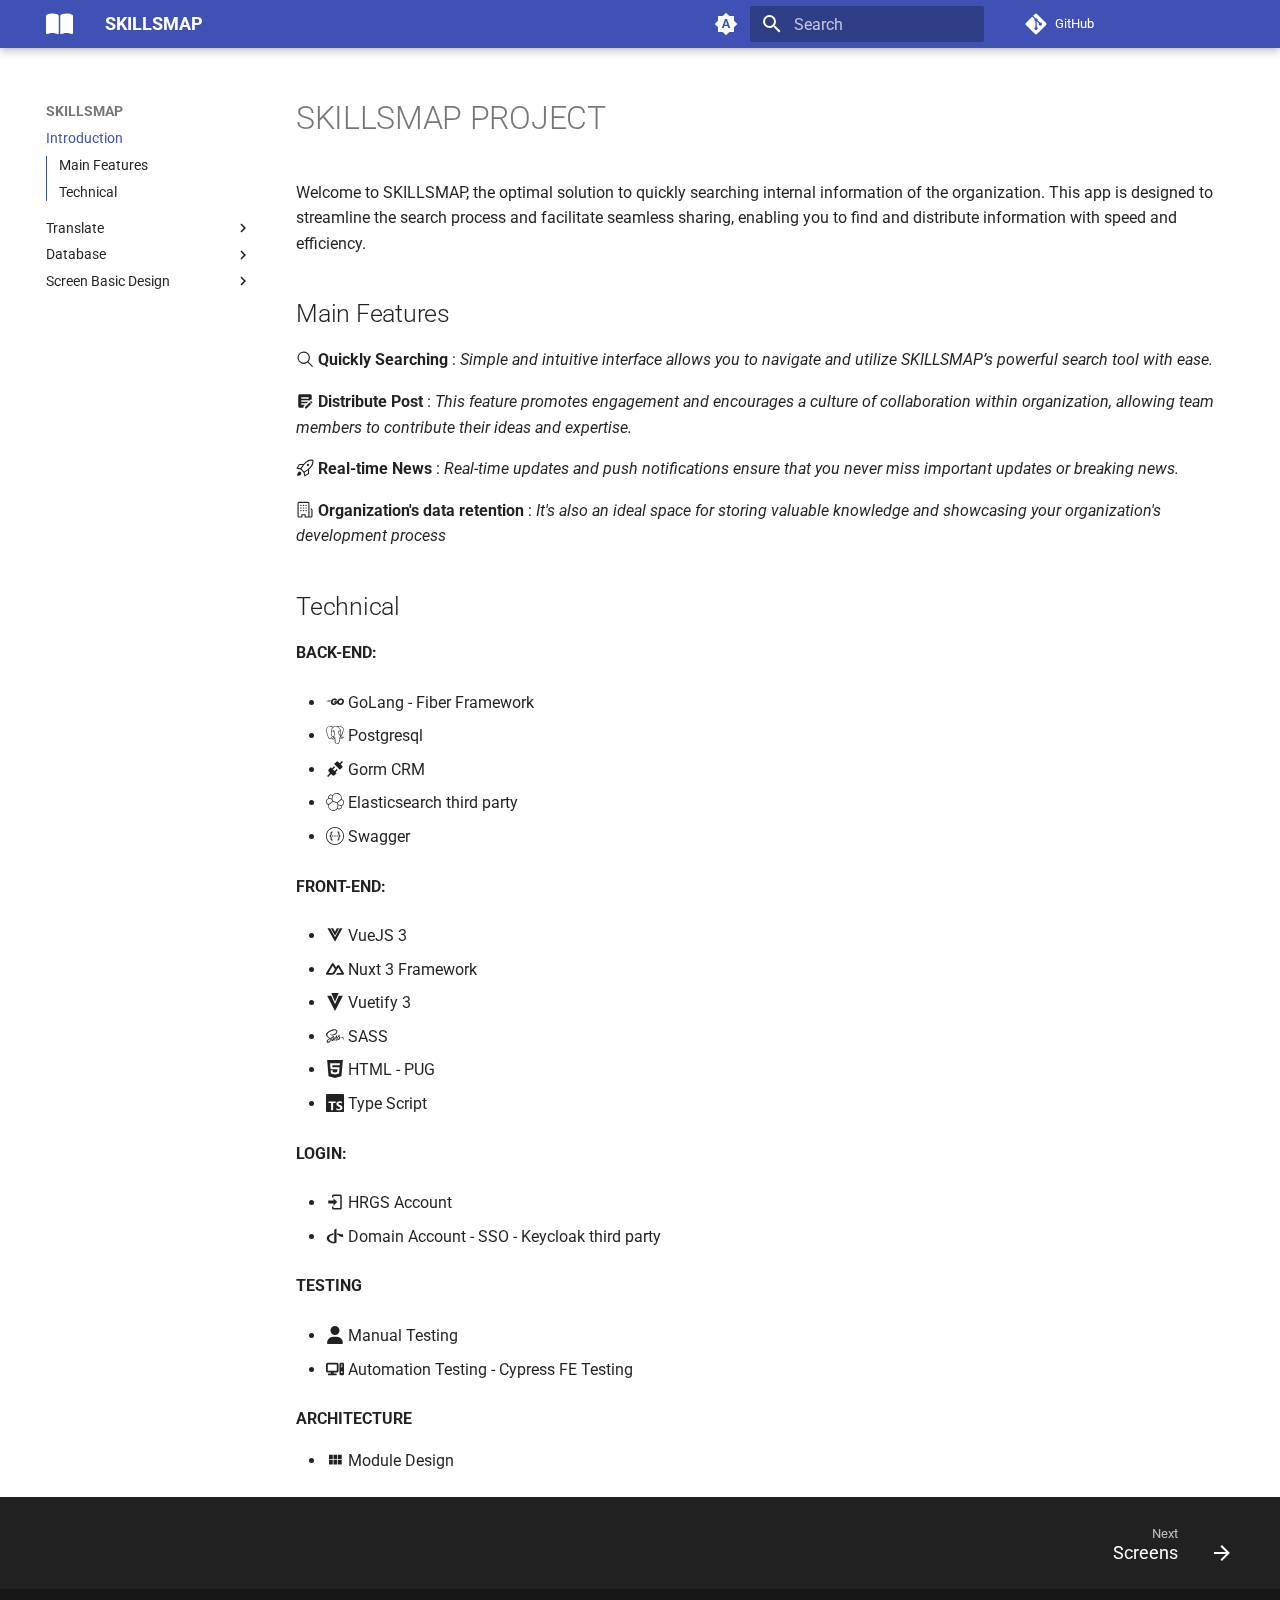
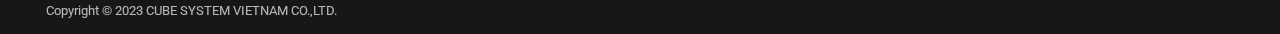
<file: index.html>
<!doctype html>
<html lang="en" class="no-js">
  <head>
    
      <meta charset="utf-8">
      <meta name="viewport" content="width=device-width,initial-scale=1">
      
      
      
        <link rel="canonical" href="http://anh-tqt95.github.io/">
      
      
      
        <link rel="next" href="translate/screens/">
      
      <link rel="icon" href="assets/images/favicon.png">
      <meta name="generator" content="mkdocs-1.4.3, mkdocs-material-9.1.18">
    
    
      
        <title>SKILLSMAP</title>
      
    
    
      <link rel="stylesheet" href="assets/stylesheets/main.26e3688c.min.css">
      
        
        <link rel="stylesheet" href="assets/stylesheets/palette.ecc896b0.min.css">
      
      

    
    
    
      
        
        
        <link rel="preconnect" href="https://fonts.gstatic.com" crossorigin>
        <link rel="stylesheet" href="https://fonts.googleapis.com/css?family=Roboto:300,300i,400,400i,700,700i%7CRoboto+Mono:400,400i,700,700i&display=fallback">
        <style>:root{--md-text-font:"Roboto";--md-code-font:"Roboto Mono"}</style>
      
    
    
      <link rel="stylesheet" href="assets/css/style.css">
    
    <script>__md_scope=new URL(".",location),__md_hash=e=>[...e].reduce((e,_)=>(e<<5)-e+_.charCodeAt(0),0),__md_get=(e,_=localStorage,t=__md_scope)=>JSON.parse(_.getItem(t.pathname+"."+e)),__md_set=(e,_,t=localStorage,a=__md_scope)=>{try{t.setItem(a.pathname+"."+e,JSON.stringify(_))}catch(e){}}</script>
    
      

    
    
    
  </head>
  
  
    
    
      
    
    
    
    
    <body dir="ltr" data-md-color-scheme="default" data-md-color-primary="indigo" data-md-color-accent="indigo">
  
    
    
      <script>var palette=__md_get("__palette");if(palette&&"object"==typeof palette.color)for(var key of Object.keys(palette.color))document.body.setAttribute("data-md-color-"+key,palette.color[key])</script>
    
    <input class="md-toggle" data-md-toggle="drawer" type="checkbox" id="__drawer" autocomplete="off">
    <input class="md-toggle" data-md-toggle="search" type="checkbox" id="__search" autocomplete="off">
    <label class="md-overlay" for="__drawer"></label>
    <div data-md-component="skip">
      
        
        <a href="#skillsmap-project" class="md-skip">
          Skip to content
        </a>
      
    </div>
    <div data-md-component="announce">
      
    </div>
    
    
      

  

<header class="md-header md-header--shadow" data-md-component="header">
  <nav class="md-header__inner md-grid" aria-label="Header">
    <a href="." title="SKILLSMAP" class="md-header__button md-logo" aria-label="SKILLSMAP" data-md-component="logo">
      
  
  <svg xmlns="http://www.w3.org/2000/svg" viewBox="0 0 576 512"><!--! Font Awesome Free 6.4.0 by @fontawesome - https://fontawesome.com License - https://fontawesome.com/license/free (Icons: CC BY 4.0, Fonts: SIL OFL 1.1, Code: MIT License) Copyright 2023 Fonticons, Inc.--><path d="M249.6 471.5c10.8 3.8 22.4-4.1 22.4-15.5V78.6c0-4.2-1.6-8.4-5-11C247.4 52 202.4 32 144 32 93.5 32 46.3 45.3 18.1 56.1 6.8 60.5 0 71.7 0 83.8v370.3c0 11.9 12.8 20.2 24.1 16.5C55.6 460.1 105.5 448 144 448c33.9 0 79 14 105.6 23.5zm76.8 0C353 462 398.1 448 432 448c38.5 0 88.4 12.1 119.9 22.6 11.3 3.8 24.1-4.6 24.1-16.5V83.8c0-12.1-6.8-23.3-18.1-27.6C529.7 45.3 482.5 32 432 32c-58.4 0-103.4 20-123 35.6-3.3 2.6-5 6.8-5 11V456c0 11.4 11.7 19.3 22.4 15.5z"/></svg>

    </a>
    <label class="md-header__button md-icon" for="__drawer">
      <svg xmlns="http://www.w3.org/2000/svg" viewBox="0 0 24 24"><path d="M3 6h18v2H3V6m0 5h18v2H3v-2m0 5h18v2H3v-2Z"/></svg>
    </label>
    <div class="md-header__title" data-md-component="header-title">
      <div class="md-header__ellipsis">
        <div class="md-header__topic">
          <span class="md-ellipsis">
            SKILLSMAP
          </span>
        </div>
        <div class="md-header__topic" data-md-component="header-topic">
          <span class="md-ellipsis">
            
              Introduction
            
          </span>
        </div>
      </div>
    </div>
    
      
        <form class="md-header__option" data-md-component="palette">
          
            
            
            
            <input class="md-option" data-md-color-media="(prefers-color-scheme)" data-md-color-scheme="default" data-md-color-primary="indigo" data-md-color-accent="indigo"  aria-label="Switch to light mode"  type="radio" name="__palette" id="__palette_1">
            
              <label class="md-header__button md-icon" title="Switch to light mode" for="__palette_3" hidden>
                <svg xmlns="http://www.w3.org/2000/svg" viewBox="0 0 24 24"><path d="m14.3 16-.7-2h-3.2l-.7 2H7.8L11 7h2l3.2 9h-1.9M20 8.69V4h-4.69L12 .69 8.69 4H4v4.69L.69 12 4 15.31V20h4.69L12 23.31 15.31 20H20v-4.69L23.31 12 20 8.69m-9.15 3.96h2.3L12 9l-1.15 3.65Z"/></svg>
              </label>
            
          
            
            
            
            <input class="md-option" data-md-color-media="(prefers-color-scheme: light)" data-md-color-scheme="default" data-md-color-primary="indigo" data-md-color-accent="indigo"  aria-label="Switch to dark mode"  type="radio" name="__palette" id="__palette_2">
            
              <label class="md-header__button md-icon" title="Switch to dark mode" for="__palette_1" hidden>
                <svg xmlns="http://www.w3.org/2000/svg" viewBox="0 0 24 24"><path d="M12 8a4 4 0 0 0-4 4 4 4 0 0 0 4 4 4 4 0 0 0 4-4 4 4 0 0 0-4-4m0 10a6 6 0 0 1-6-6 6 6 0 0 1 6-6 6 6 0 0 1 6 6 6 6 0 0 1-6 6m8-9.31V4h-4.69L12 .69 8.69 4H4v4.69L.69 12 4 15.31V20h4.69L12 23.31 15.31 20H20v-4.69L23.31 12 20 8.69Z"/></svg>
              </label>
            
          
            
            
            
            <input class="md-option" data-md-color-media="(prefers-color-scheme: dark)" data-md-color-scheme="slate" data-md-color-primary="indigo" data-md-color-accent="indigo"  aria-label="Switch to system preference"  type="radio" name="__palette" id="__palette_3">
            
              <label class="md-header__button md-icon" title="Switch to system preference" for="__palette_2" hidden>
                <svg xmlns="http://www.w3.org/2000/svg" viewBox="0 0 24 24"><path d="M12 18c-.89 0-1.74-.2-2.5-.55C11.56 16.5 13 14.42 13 12c0-2.42-1.44-4.5-3.5-5.45C10.26 6.2 11.11 6 12 6a6 6 0 0 1 6 6 6 6 0 0 1-6 6m8-9.31V4h-4.69L12 .69 8.69 4H4v4.69L.69 12 4 15.31V20h4.69L12 23.31 15.31 20H20v-4.69L23.31 12 20 8.69Z"/></svg>
              </label>
            
          
        </form>
      
    
    
    
      <label class="md-header__button md-icon" for="__search">
        <svg xmlns="http://www.w3.org/2000/svg" viewBox="0 0 24 24"><path d="M9.5 3A6.5 6.5 0 0 1 16 9.5c0 1.61-.59 3.09-1.56 4.23l.27.27h.79l5 5-1.5 1.5-5-5v-.79l-.27-.27A6.516 6.516 0 0 1 9.5 16 6.5 6.5 0 0 1 3 9.5 6.5 6.5 0 0 1 9.5 3m0 2C7 5 5 7 5 9.5S7 14 9.5 14 14 12 14 9.5 12 5 9.5 5Z"/></svg>
      </label>
      <div class="md-search" data-md-component="search" role="dialog">
  <label class="md-search__overlay" for="__search"></label>
  <div class="md-search__inner" role="search">
    <form class="md-search__form" name="search">
      <input type="text" class="md-search__input" name="query" aria-label="Search" placeholder="Search" autocapitalize="off" autocorrect="off" autocomplete="off" spellcheck="false" data-md-component="search-query" required>
      <label class="md-search__icon md-icon" for="__search">
        <svg xmlns="http://www.w3.org/2000/svg" viewBox="0 0 24 24"><path d="M9.5 3A6.5 6.5 0 0 1 16 9.5c0 1.61-.59 3.09-1.56 4.23l.27.27h.79l5 5-1.5 1.5-5-5v-.79l-.27-.27A6.516 6.516 0 0 1 9.5 16 6.5 6.5 0 0 1 3 9.5 6.5 6.5 0 0 1 9.5 3m0 2C7 5 5 7 5 9.5S7 14 9.5 14 14 12 14 9.5 12 5 9.5 5Z"/></svg>
        <svg xmlns="http://www.w3.org/2000/svg" viewBox="0 0 24 24"><path d="M20 11v2H8l5.5 5.5-1.42 1.42L4.16 12l7.92-7.92L13.5 5.5 8 11h12Z"/></svg>
      </label>
      <nav class="md-search__options" aria-label="Search">
        
        <button type="reset" class="md-search__icon md-icon" title="Clear" aria-label="Clear" tabindex="-1">
          <svg xmlns="http://www.w3.org/2000/svg" viewBox="0 0 24 24"><path d="M19 6.41 17.59 5 12 10.59 6.41 5 5 6.41 10.59 12 5 17.59 6.41 19 12 13.41 17.59 19 19 17.59 13.41 12 19 6.41Z"/></svg>
        </button>
      </nav>
      
    </form>
    <div class="md-search__output">
      <div class="md-search__scrollwrap" data-md-scrollfix>
        <div class="md-search-result" data-md-component="search-result">
          <div class="md-search-result__meta">
            Initializing search
          </div>
          <ol class="md-search-result__list" role="presentation"></ol>
        </div>
      </div>
    </div>
  </div>
</div>
    
    
      <div class="md-header__source">
        <a href="https://github.com/anh-tqt95/anh-tqt95.github.io/" title="Go to repository" class="md-source" data-md-component="source">
  <div class="md-source__icon md-icon">
    
    <svg xmlns="http://www.w3.org/2000/svg" viewBox="0 0 448 512"><!--! Font Awesome Free 6.4.0 by @fontawesome - https://fontawesome.com License - https://fontawesome.com/license/free (Icons: CC BY 4.0, Fonts: SIL OFL 1.1, Code: MIT License) Copyright 2023 Fonticons, Inc.--><path d="M439.55 236.05 244 40.45a28.87 28.87 0 0 0-40.81 0l-40.66 40.63 51.52 51.52c27.06-9.14 52.68 16.77 43.39 43.68l49.66 49.66c34.23-11.8 61.18 31 35.47 56.69-26.49 26.49-70.21-2.87-56-37.34L240.22 199v121.85c25.3 12.54 22.26 41.85 9.08 55a34.34 34.34 0 0 1-48.55 0c-17.57-17.6-11.07-46.91 11.25-56v-123c-20.8-8.51-24.6-30.74-18.64-45L142.57 101 8.45 235.14a28.86 28.86 0 0 0 0 40.81l195.61 195.6a28.86 28.86 0 0 0 40.8 0l194.69-194.69a28.86 28.86 0 0 0 0-40.81z"/></svg>
  </div>
  <div class="md-source__repository">
    GitHub
  </div>
</a>
      </div>
    
  </nav>
  
</header>
    
    <div class="md-container" data-md-component="container">
      
      
        
          
        
      
      <main class="md-main" data-md-component="main">
        <div class="md-main__inner md-grid">
          
            
              
              <div class="md-sidebar md-sidebar--primary" data-md-component="sidebar" data-md-type="navigation" >
                <div class="md-sidebar__scrollwrap">
                  <div class="md-sidebar__inner">
                    


  

<nav class="md-nav md-nav--primary md-nav--integrated" aria-label="Navigation" data-md-level="0">
  <label class="md-nav__title" for="__drawer">
    <a href="." title="SKILLSMAP" class="md-nav__button md-logo" aria-label="SKILLSMAP" data-md-component="logo">
      
  
  <svg xmlns="http://www.w3.org/2000/svg" viewBox="0 0 576 512"><!--! Font Awesome Free 6.4.0 by @fontawesome - https://fontawesome.com License - https://fontawesome.com/license/free (Icons: CC BY 4.0, Fonts: SIL OFL 1.1, Code: MIT License) Copyright 2023 Fonticons, Inc.--><path d="M249.6 471.5c10.8 3.8 22.4-4.1 22.4-15.5V78.6c0-4.2-1.6-8.4-5-11C247.4 52 202.4 32 144 32 93.5 32 46.3 45.3 18.1 56.1 6.8 60.5 0 71.7 0 83.8v370.3c0 11.9 12.8 20.2 24.1 16.5C55.6 460.1 105.5 448 144 448c33.9 0 79 14 105.6 23.5zm76.8 0C353 462 398.1 448 432 448c38.5 0 88.4 12.1 119.9 22.6 11.3 3.8 24.1-4.6 24.1-16.5V83.8c0-12.1-6.8-23.3-18.1-27.6C529.7 45.3 482.5 32 432 32c-58.4 0-103.4 20-123 35.6-3.3 2.6-5 6.8-5 11V456c0 11.4 11.7 19.3 22.4 15.5z"/></svg>

    </a>
    SKILLSMAP
  </label>
  
    <div class="md-nav__source">
      <a href="https://github.com/anh-tqt95/anh-tqt95.github.io/" title="Go to repository" class="md-source" data-md-component="source">
  <div class="md-source__icon md-icon">
    
    <svg xmlns="http://www.w3.org/2000/svg" viewBox="0 0 448 512"><!--! Font Awesome Free 6.4.0 by @fontawesome - https://fontawesome.com License - https://fontawesome.com/license/free (Icons: CC BY 4.0, Fonts: SIL OFL 1.1, Code: MIT License) Copyright 2023 Fonticons, Inc.--><path d="M439.55 236.05 244 40.45a28.87 28.87 0 0 0-40.81 0l-40.66 40.63 51.52 51.52c27.06-9.14 52.68 16.77 43.39 43.68l49.66 49.66c34.23-11.8 61.18 31 35.47 56.69-26.49 26.49-70.21-2.87-56-37.34L240.22 199v121.85c25.3 12.54 22.26 41.85 9.08 55a34.34 34.34 0 0 1-48.55 0c-17.57-17.6-11.07-46.91 11.25-56v-123c-20.8-8.51-24.6-30.74-18.64-45L142.57 101 8.45 235.14a28.86 28.86 0 0 0 0 40.81l195.61 195.6a28.86 28.86 0 0 0 40.8 0l194.69-194.69a28.86 28.86 0 0 0 0-40.81z"/></svg>
  </div>
  <div class="md-source__repository">
    GitHub
  </div>
</a>
    </div>
  
  <ul class="md-nav__list" data-md-scrollfix>
    
      
      
      

  
  
    
  
  
    <li class="md-nav__item md-nav__item--active">
      
      <input class="md-nav__toggle md-toggle" type="checkbox" id="__toc">
      
      
        
      
      
        <label class="md-nav__link md-nav__link--active" for="__toc">
          Introduction
          <span class="md-nav__icon md-icon"></span>
        </label>
      
      <a href="." class="md-nav__link md-nav__link--active">
        Introduction
      </a>
      
        

<nav class="md-nav md-nav--secondary" aria-label="Table of contents">
  
  
  
    
  
  
    <label class="md-nav__title" for="__toc">
      <span class="md-nav__icon md-icon"></span>
      Table of contents
    </label>
    <ul class="md-nav__list" data-md-component="toc" data-md-scrollfix>
      
        <li class="md-nav__item">
  <a href="#main-features" class="md-nav__link">
    Main Features
  </a>
  
</li>
      
        <li class="md-nav__item">
  <a href="#technical" class="md-nav__link">
    Technical
  </a>
  
</li>
      
    </ul>
  
</nav>
      
    </li>
  

    
      
      
      

  
  
  
    
    <li class="md-nav__item md-nav__item--nested">
      
      
      
      
      <input class="md-nav__toggle md-toggle " type="checkbox" id="__nav_2" >
      
      
      
        <label class="md-nav__link" for="__nav_2" id="__nav_2_label" tabindex="0">
          Translate
          <span class="md-nav__icon md-icon"></span>
        </label>
      
      <nav class="md-nav" data-md-level="1" aria-labelledby="__nav_2_label" aria-expanded="false">
        <label class="md-nav__title" for="__nav_2">
          <span class="md-nav__icon md-icon"></span>
          Translate
        </label>
        <ul class="md-nav__list" data-md-scrollfix>
          
            
              
  
  
  
    <li class="md-nav__item">
      <a href="translate/screens/" class="md-nav__link">
        Screens
      </a>
    </li>
  

            
          
            
              
  
  
  
    <li class="md-nav__item">
      <a href="translate/messenger/" class="md-nav__link">
        Messenger
      </a>
    </li>
  

            
          
        </ul>
      </nav>
    </li>
  

    
      
      
      

  
  
  
    
    <li class="md-nav__item md-nav__item--nested">
      
      
      
      
      <input class="md-nav__toggle md-toggle " type="checkbox" id="__nav_3" >
      
      
      
        <label class="md-nav__link" for="__nav_3" id="__nav_3_label" tabindex="0">
          Database
          <span class="md-nav__icon md-icon"></span>
        </label>
      
      <nav class="md-nav" data-md-level="1" aria-labelledby="__nav_3_label" aria-expanded="false">
        <label class="md-nav__title" for="__nav_3">
          <span class="md-nav__icon md-icon"></span>
          Database
        </label>
        <ul class="md-nav__list" data-md-scrollfix>
          
            
              
  
  
  
    <li class="md-nav__item">
      <a href="database/general/" class="md-nav__link">
        General
      </a>
    </li>
  

            
          
            
              
  
  
  
    <li class="md-nav__item">
      <a href="database/diagram/" class="md-nav__link">
        Diagram
      </a>
    </li>
  

            
          
        </ul>
      </nav>
    </li>
  

    
      
      
      

  
  
  
    
    <li class="md-nav__item md-nav__item--nested">
      
      
      
      
      <input class="md-nav__toggle md-toggle " type="checkbox" id="__nav_4" >
      
      
      
        <label class="md-nav__link" for="__nav_4" id="__nav_4_label" tabindex="0">
          Screen Basic Design
          <span class="md-nav__icon md-icon"></span>
        </label>
      
      <nav class="md-nav" data-md-level="1" aria-labelledby="__nav_4_label" aria-expanded="false">
        <label class="md-nav__title" for="__nav_4">
          <span class="md-nav__icon md-icon"></span>
          Screen Basic Design
        </label>
        <ul class="md-nav__list" data-md-scrollfix>
          
            
              
  
  
  
    <li class="md-nav__item">
      <a href="screen/sm00001_MasterItems/" class="md-nav__link">
        SM00001_Master Items
      </a>
    </li>
  

            
          
            
              
  
  
  
    <li class="md-nav__item">
      <a href="screen/sm00002_Skillmap-list/" class="md-nav__link">
        SM00002_Skillmap List
      </a>
    </li>
  

            
          
            
              
  
  
  
    <li class="md-nav__item">
      <a href="screen/sm00003_Skillmap-detail/" class="md-nav__link">
        SM00003_Skillmap Detail
      </a>
    </li>
  

            
          
            
              
  
  
  
    <li class="md-nav__item">
      <a href="screen/sm00004_Dashboard/" class="md-nav__link">
        SM00004_Dashboard
      </a>
    </li>
  

            
          
            
              
  
  
  
    <li class="md-nav__item">
      <a href="screen/sm00005_Report/" class="md-nav__link">
        SM00005_Report
      </a>
    </li>
  

            
          
            
              
  
  
  
    <li class="md-nav__item">
      <a href="screen/sm00006_Roadmap/" class="md-nav__link">
        SM00006_Roadmap
      </a>
    </li>
  

            
          
        </ul>
      </nav>
    </li>
  

    
  </ul>
</nav>
                  </div>
                </div>
              </div>
            
            
          
          
            <div class="md-content" data-md-component="content">
              <article class="md-content__inner md-typeset">
                
                  

  
  


<h1 id="skillsmap-project">SKILLSMAP PROJECT</h1>
<p>Welcome to SKILLSMAP, the optimal solution to quickly searching internal information of the organization.  This app is designed to streamline the search process and facilitate seamless sharing, enabling you to find and distribute information with speed and efficiency. </p>
<h2 id="main-features">Main Features</h2>
<p><span class="twemoji"><svg xmlns="http://www.w3.org/2000/svg" viewBox="0 0 24 24"><path d="M10.25 2a8.25 8.25 0 0 1 6.34 13.53l5.69 5.69a.749.749 0 0 1-.326 1.275.749.749 0 0 1-.734-.215l-5.69-5.69A8.25 8.25 0 1 1 10.25 2ZM3.5 10.25a6.75 6.75 0 1 0 13.5 0 6.75 6.75 0 0 0-13.5 0Z"/></svg></span> <strong>Quickly Searching</strong> : <em>Simple and intuitive interface allows you to navigate and utilize SKILLSMAP’s powerful search tool with ease.</em></p>
<p><span class="twemoji"><svg xmlns="http://www.w3.org/2000/svg" viewBox="0 0 24 24"><path d="M10 19.11 12.11 17H7v-2h7v.12L16.12 13H7v-2h10v1.12l1.24-1.23c.48-.48 1.11-.75 1.8-.75.33 0 .66.07.96.19V5a2 2 0 0 0-2-2H5c-1.11 0-2 .89-2 2v14a2 2 0 0 0 2 2h5v-1.89M7 7h10v2H7V7m14.7 7.35-1 1-2.05-2.05 1-1a.55.55 0 0 1 .77 0l1.28 1.28c.21.21.21.56 0 .77M12 19.94l6.06-6.06 2.05 2.05L14.06 22H12v-2.06Z"/></svg></span> <strong>Distribute Post</strong> : <em>This feature promotes engagement and encourages a culture of collaboration within organization, allowing team members to contribute their ideas and expertise.</em></p>
<p><span class="twemoji"><svg xmlns="http://www.w3.org/2000/svg" viewBox="0 0 24 24"><path d="M20.322.75h1.176a1.75 1.75 0 0 1 1.75 1.749v1.177a10.75 10.75 0 0 1-2.925 7.374l-1.228 1.304a23.699 23.699 0 0 1-1.596 1.542v5.038c0 .615-.323 1.184-.85 1.5l-4.514 2.709a.75.75 0 0 1-1.12-.488l-.963-4.572a1.305 1.305 0 0 1-.14-.129L8.04 15.96l-1.994-1.873a1.305 1.305 0 0 1-.129-.14l-4.571-.963a.75.75 0 0 1-.49-1.12l2.71-4.514c.316-.527.885-.85 1.5-.85h5.037a23.668 23.668 0 0 1 1.542-1.594l1.304-1.23A10.753 10.753 0 0 1 20.321.75Zm-6.344 4.018v-.001l-1.304 1.23a22.275 22.275 0 0 0-3.255 3.851l-2.193 3.29 1.859 1.744a.545.545 0 0 1 .034.034l1.743 1.858 3.288-2.192a22.263 22.263 0 0 0 3.854-3.257l1.228-1.303a9.251 9.251 0 0 0 2.517-6.346V2.5a.25.25 0 0 0-.25-.25h-1.177a9.252 9.252 0 0 0-6.344 2.518ZM6.5 21c-1.209 1.209-3.901 1.445-4.743 1.49a.236.236 0 0 1-.18-.067.236.236 0 0 1-.067-.18c.045-.842.281-3.534 1.49-4.743.9-.9 2.6-.9 3.5 0 .9.9.9 2.6 0 3.5Zm-.592-8.588L8.17 9.017c.23-.346.47-.685.717-1.017H5.066a.25.25 0 0 0-.214.121l-2.167 3.612ZM16 15.112c-.333.248-.672.487-1.018.718l-3.393 2.262.678 3.223 3.612-2.167a.25.25 0 0 0 .121-.214ZM17.5 8a1.5 1.5 0 1 1-3.001-.001A1.5 1.5 0 0 1 17.5 8Z"/></svg></span> <strong>Real-time News</strong> : <em>Real-time updates and push notifications ensure that you never miss important updates or breaking news.</em></p>
<p><span class="twemoji"><svg xmlns="http://www.w3.org/2000/svg" viewBox="0 0 24 24"><path d="M6.25 12a.75.75 0 0 0 0 1.5h.5a.75.75 0 0 0 0-1.5h-.5ZM5.5 9.25a.75.75 0 0 1 .75-.75h.5a.75.75 0 0 1 0 1.5h-.5a.75.75 0 0 1-.75-.75ZM6.25 5a.75.75 0 0 0 0 1.5h.5a.75.75 0 0 0 0-1.5h-.5ZM9 12.75a.75.75 0 0 1 .75-.75h.5a.75.75 0 0 1 0 1.5h-.5a.75.75 0 0 1-.75-.75Zm.75-4.25a.75.75 0 0 0 0 1.5h.5a.75.75 0 0 0 0-1.5h-.5ZM9 5.75A.75.75 0 0 1 9.75 5h.5a.75.75 0 0 1 0 1.5h-.5A.75.75 0 0 1 9 5.75ZM13.25 12a.75.75 0 0 0 0 1.5h.5a.75.75 0 0 0 0-1.5h-.5Zm-.75-2.75a.75.75 0 0 1 .75-.75h.5a.75.75 0 0 1 0 1.5h-.5a.75.75 0 0 1-.75-.75ZM13.25 5a.75.75 0 0 0 0 1.5h.5a.75.75 0 0 0 0-1.5h-.5Z"/><path d="M2 20V3a2 2 0 0 1 2-2h12a2 2 0 0 1 2 2v17c0 .173-.022.34-.063.5H20a.5.5 0 0 0 .5-.5v-8a.5.5 0 0 0-.2-.4l-.5-.375a.75.75 0 0 1 .9-1.2l.5.375c.504.378.8.97.8 1.6v8a2 2 0 0 1-2 2h-3.562a.767.767 0 0 1-.166-.018c-.089.012-.18.018-.272.018h-3.75a.75.75 0 0 1-.75-.75V19h-3v2.25a.75.75 0 0 1-.75.75H4a2 2 0 0 1-2-2Zm2 .5h3v-2.25a.75.75 0 0 1 .75-.75h4.5a.75.75 0 0 1 .75.75v2.25h3a.5.5 0 0 0 .5-.5V3a.5.5 0 0 0-.5-.5H4a.5.5 0 0 0-.5.5v17a.5.5 0 0 0 .5.5Z"/></svg></span> <strong>Organization's data retention</strong> : <em>It's also an ideal space for storing valuable knowledge and showcasing your organization's development process</em></p>
<h2 id="technical">Technical</h2>
<p><strong>BACK-END:</strong></p>
<ul>
<li>
<p><span class="twemoji"><svg xmlns="http://www.w3.org/2000/svg" viewBox="0 0 640 512"><!--! Font Awesome Free 6.4.0 by @fontawesome - https://fontawesome.com License - https://fontawesome.com/license/free (Icons: CC BY 4.0, Fonts: SIL OFL 1.1, Code: MIT License) Copyright 2023 Fonticons, Inc.--><path d="M400.1 194.8c-10.9 2.8-19.9 4.3-29.1 7.6-7.3 1.9-14.7 3.9-23.2 6.1l-.6.1c-4.2 1.2-4.6 1.3-8.5-3.2-4.7-5.3-8.1-8.7-14.6-11.9-19.7-9.6-38.7-6.8-56.4 4.7-21.2 13.7-32.1 34-31.8 59.2.3 25 17.4 45.5 41.2 48.9 22 2.8 39.8-4.6 53.8-20.5 2.1-2.6 4-5.3 6.1-8.3.8-1 1.5-2.1 2.3-3.3h-60.1c-6.5 0-8.1-4-5.9-9.3 4-9.7 11.5-25.9 15.9-34 .9-1.8 3.1-5.8 6.9-5.8h101.1c4.5-13.4 11.8-26.9 21.6-39.7 22.7-29.9 49.3-45.5 87.2-52 31.8-5.6 61.7-2.5 88.9 15.9 24.6 16.8 39.8 39.6 43.9 69.5 5.3 42.1-6.9 76.3-36.7 105.6-19.7 20.9-44.9 34-73.9 39.9-5.6 1-11.1 1.5-16.5 2-2.9.2-5.7.5-8.5.8-28.3-.6-54.2-8.7-76-27.4-15.3-13.3-25.9-29.6-31.1-48.5-3.7 7.3-8 14.4-14 21.1-21.6 29.6-50.9 48-87.9 52.9-30.6 4.1-58.9-1.8-83.9-20.5-23-17.5-36.1-40.5-39.5-69.2-4.1-34 5.9-65.4 26.4-91.3 22.2-29 51.5-47.4 87.3-53.9 29.3-6.2 57.3-1.9 82.6 15.3 16.5 10.9 28.3 25.8 36.1 43.9 1.9 2.8.6 4.4-3.1 5.3zm-351.8 5.6c-1.25 0-1.56-.6-.94-1.6l6.55-8.4c.62-.9 2.18-1.5 3.43-1.5H168.6c1.2 0 1.5.9.9 1.8l-5.3 8.1c-.6 1-2.2 1.9-3.1 1.9l-112.8-.3zM1.246 229.1c-1.246 0-1.558-.7-.934-1.6l6.543-8.4c.624-.9 2.182-1.6 3.425-1.6H152.4c1.2 0 1.8 1 1.5 1.9l-2.5 7.5c-.3 1.2-1.5 1.9-2.8 1.9l-147.354.3zm74.474 26.8c-.62.9-.31 1.8.93 1.8l67.95.3c.9 0 2.2-.9 2.2-2.1l.6-7.5c0-1.3-.6-2.2-1.9-2.2H83.2c-1.25 0-2.49.9-3.12 1.9l-4.36 7.8zm501.48-18c-.2-2.6-.3-4.8-.7-7-5.6-30.8-34-48.3-63.6-41.4-29 6.5-47.7 24.9-54.5 54.2-5.6 24.3 6.2 48.9 28.6 58.9 17.2 7.5 34.3 6.6 50.8-1.9 24.6-13.6 38-32.7 39.6-59.5-.1-1.2-.1-2.3-.2-3.3z"/></svg></span> GoLang - Fiber Framework</p>
</li>
<li>
<p><span class="twemoji"><svg xmlns="http://www.w3.org/2000/svg" viewBox="0 0 24 24"><path d="M23.56 14.723a.527.527 0 0 0-.057-.12c-.139-.262-.477-.341-1.007-.231-1.654.34-2.294.13-2.526-.02 1.342-2.048 2.445-4.522 3.041-6.83.272-1.05.798-3.523.122-4.73a1.564 1.564 0 0 0-.15-.236C21.692.91 19.8.025 17.51.001c-1.495-.016-2.77.346-3.116.479a9.449 9.449 0 0 0-.516-.082 8.044 8.044 0 0 0-1.312-.127c-1.182-.019-2.203.264-3.05.84C8.66.79 4.729-.534 2.296 1.19.935 2.153.309 3.873.43 6.304c.041.818.507 3.334 1.243 5.744.46 1.506.938 2.702 1.433 3.582.553.994 1.126 1.593 1.714 1.79.448.148 1.133.143 1.858-.729a55.982 55.982 0 0 1 1.945-2.206c.435.235.906.362 1.39.377a.057.057 0 0 0 0 .004 11.031 11.031 0 0 0-.247.305c-.339.43-.41.52-1.5.745-.31.064-1.134.233-1.146.811a.591.591 0 0 0 .091.327c.227.423.922.61 1.015.633 1.335.333 2.505.092 3.372-.679-.017 2.231.077 4.418.345 5.088.221.553.762 1.904 2.47 1.904.25 0 .526-.03.829-.094 1.782-.382 2.556-1.17 2.855-2.906.15-.87.402-2.875.539-4.101.017-.07.036-.12.057-.136 0 0 .07-.048.427.03a.367.367 0 0 0 .044.007l.254.022.015.001c.847.039 1.911-.142 2.531-.43.644-.3 1.806-1.033 1.595-1.67zM2.37 11.876c-.744-2.435-1.178-4.885-1.212-5.571-.109-2.172.417-3.683 1.562-4.493 1.837-1.299 4.84-.54 6.108-.13l-.01.01C6.795 3.734 6.843 7.226 6.85 7.44c0 .082.006.199.016.36.034.586.1 1.68-.074 2.918-.16 1.15.194 2.276.973 3.089.08.084.165.163.252.237-.347.371-1.1 1.193-1.903 2.158-.568.682-.96.551-1.088.508-.392-.13-.813-.587-1.239-1.322-.48-.839-.963-2.032-1.415-3.512zm6.007 5.088a1.626 1.626 0 0 1-.432-.178c.089-.039.237-.09.483-.14 1.284-.265 1.482-.451 1.915-1 .099-.127.211-.27.367-.443a.355.355 0 0 0 .074-.13c.17-.151.272-.11.436-.042.156.065.308.26.37.475.03.102.062.295-.045.445-.904 1.266-2.222 1.25-3.168 1.013zm2.094-3.988-.052.14c-.133.357-.257.689-.334 1.004-.667-.002-1.317-.288-1.81-.803-.628-.655-.913-1.566-.783-2.5.183-1.308.116-2.447.08-3.059l-.013-.22c.296-.262 1.666-.996 2.643-.772.446.102.718.406.83.928.585 2.704.078 3.83-.33 4.736a8.784 8.784 0 0 0-.23.546zm7.364 4.572c-.017.177-.036.376-.062.596l-.146.438a.355.355 0 0 0-.018.108c-.006.475-.054.649-.115.87-.064.229-.135.488-.18 1.057-.11 1.414-.878 2.227-2.417 2.556-1.515.325-1.784-.496-2.02-1.221a6.582 6.582 0 0 0-.078-.227c-.215-.586-.19-1.412-.157-2.555.016-.561-.025-1.901-.33-2.646.004-.293.01-.591.019-.892a.353.353 0 0 0-.016-.113 1.493 1.493 0 0 0-.044-.208c-.122-.428-.42-.786-.78-.935-.142-.059-.403-.167-.717-.087.067-.276.183-.587.309-.925l.053-.142c.06-.16.134-.325.213-.5.426-.948 1.01-2.246.376-5.178-.237-1.098-1.03-1.634-2.232-1.51-.72.075-1.38.366-1.709.532a5.672 5.672 0 0 0-.196.104c.092-1.106.439-3.174 1.736-4.482a4.03 4.03 0 0 1 .303-.276.353.353 0 0 0 .145-.064c.752-.57 1.695-.85 2.802-.833.41.007.802.034 1.174.081 1.94.355 3.244 1.447 4.036 2.383.814.962 1.255 1.931 1.431 2.454-1.323-.134-2.223.127-2.68.78-.992 1.418.544 4.172 1.282 5.496.135.242.252.452.289.54.24.583.551.972.778 1.256.07.087.138.171.189.245-.4.116-1.12.383-1.055 1.717-.013.156-.043.447-.084.815-.046.208-.07.46-.1.766zm.89-1.621c-.04-.832.27-.919.597-1.01a2.857 2.857 0 0 0 .135-.041 1.202 1.202 0 0 0 .134.103c.57.376 1.583.421 3.007.134-.202.177-.519.4-.953.601-.41.19-1.096.333-1.747.364-.72.034-1.086-.08-1.173-.151zm.57-9.271c-.006.35-.054.669-.105 1.001-.055.358-.112.728-.127 1.177-.014.436.04.89.093 1.33.107.887.216 1.8-.207 2.701a3.527 3.527 0 0 1-.188-.385 7.57 7.57 0 0 0-.325-.617c-.616-1.104-2.057-3.69-1.32-4.744.38-.543 1.342-.566 2.179-.463zm.228 7.013a12.376 12.376 0 0 0-.085-.107l-.035-.044c.726-1.2.584-2.387.457-3.439-.052-.432-.1-.84-.088-1.222.013-.407.066-.755.118-1.092.064-.415.13-.844.111-1.35a.559.559 0 0 0 .012-.19c-.046-.486-.6-1.938-1.73-3.253a7.803 7.803 0 0 0-2.688-2.04A9.251 9.251 0 0 1 17.62.746c2.052.046 3.675.814 4.824 2.283a.908.908 0 0 1 .067.1c.723 1.356-.276 6.275-2.987 10.54zm-8.816-6.116c-.025.18-.31.423-.621.423a.582.582 0 0 1-.081-.006.797.797 0 0 1-.506-.315c-.046-.06-.12-.178-.106-.285a.223.223 0 0 1 .093-.149c.118-.089.352-.122.61-.086.316.044.642.193.61.418zm7.93-.411c.011.08-.049.2-.153.31a.722.722 0 0 1-.408.223.546.546 0 0 1-.075.005c-.293 0-.541-.234-.56-.371-.024-.177.264-.31.56-.352.298-.042.612.009.636.185z"/></svg></span> Postgresql</p>
</li>
<li>
<p><span class="twemoji"><svg xmlns="http://www.w3.org/2000/svg" viewBox="0 0 24 24"><path d="M21.4 7.5c.8.8.8 2.1 0 2.8l-2.8 2.8-7.8-7.8 2.8-2.8c.8-.8 2.1-.8 2.8 0l1.8 1.8 3-3 1.4 1.4-3 3 1.8 1.8m-5.8 5.8-1.4-1.4-2.8 2.8-2.1-2.1 2.8-2.8-1.4-1.4-2.8 2.8-1.5-1.4-2.8 2.8c-.8.8-.8 2.1 0 2.8l1.8 1.8-4 4 1.4 1.4 4-4 1.8 1.8c.8.8 2.1.8 2.8 0l2.8-2.8-1.4-1.4 2.8-2.9Z"/></svg></span> Gorm CRM</p>
</li>
<li>
<p><span class="twemoji"><svg xmlns="http://www.w3.org/2000/svg" viewBox="0 0 24 24"><path d="m20.345 16.33-3.959-.926-1.05-2.01 5.177-4.535a3.962 3.962 0 0 1 2.559 3.702 4.006 4.006 0 0 1-2.727 3.77m-2.976 4.68c-.616 0-1.22-.207-1.714-.587l.782-4.077 3.596.841c.115.31.172.642.172.987a2.839 2.839 0 0 1-2.836 2.836m-2.637-.586a5.92 5.92 0 0 1-4.908 2.6A5.947 5.947 0 0 1 4 15.905l5.167-4.67 5.272 2.403 1.167 2.23zM.928 11.443a4.007 4.007 0 0 1 2.726-3.77l3.95.933.927 1.98-5.05 4.565a3.97 3.97 0 0 1-2.553-3.708m5.703-8.45a2.841 2.841 0 0 1 1.723.58l-.789 4.092-3.598-.85a2.842 2.842 0 0 1-.172-.986A2.84 2.84 0 0 1 6.63 2.992m2.66.59A5.92 5.92 0 0 1 20.1 6.93c0 .4-.038.781-.114 1.164l-5.299 4.643-5.251-2.394-1.026-2.19zM24 12.571a4.723 4.723 0 0 0-3.124-4.454 6.695 6.695 0 0 0 .126-1.29A6.789 6.789 0 0 0 14.22.047 6.769 6.769 0 0 0 8.727 2.86a3.586 3.586 0 0 0-2.204-.754A3.604 3.604 0 0 0 3.15 6.959 4.786 4.786 0 0 0 0 11.431 4.727 4.727 0 0 0 3.139 15.9a6.876 6.876 0 0 0-.124 1.289 6.773 6.773 0 0 0 6.765 6.765c2.19 0 4.22-1.052 5.49-2.824a3.568 3.568 0 0 0 2.207.769 3.603 3.603 0 0 0 3.374-4.854A4.785 4.785 0 0 0 24 12.572"/></svg></span> Elasticsearch third party</p>
</li>
<li>
<p><span class="twemoji"><svg xmlns="http://www.w3.org/2000/svg" viewBox="0 0 24 24"><path d="M12 0C5.383 0 0 5.383 0 12s5.383 12 12 12c6.616 0 12-5.383 12-12S18.616 0 12 0zm0 1.144c5.995 0 10.856 4.86 10.856 10.856 0 5.995-4.86 10.856-10.856 10.856-5.996 0-10.856-4.86-10.856-10.856C1.144 6.004 6.004 1.144 12 1.144zM8.37 5.868a6.707 6.707 0 0 0-.423.005c-.983.056-1.573.517-1.735 1.472-.115.665-.096 1.348-.143 2.017-.013.35-.05.697-.115 1.038-.134.609-.397.798-1.016.83a2.65 2.65 0 0 0-.244.042v1.463c1.126.055 1.278.452 1.37 1.629.033.429-.013.858.015 1.287.018.406.073.808.156 1.2.259 1.075 1.307 1.435 2.575 1.218v-1.283c-.203 0-.383.005-.558 0-.43-.013-.591-.12-.632-.535-.056-.535-.042-1.08-.075-1.62-.064-1.001-.175-1.988-1.153-2.625.503-.37.868-.812.983-1.398.083-.41.134-.821.166-1.237.028-.415-.023-.84.014-1.25.06-.665.102-.937.9-.91.12 0 .235-.017.369-.027v-1.31c-.16 0-.31-.004-.454-.006zm7.593.009a4.247 4.247 0 0 0-.813.06v1.274c.245 0 .434 0 .623.005.328.004.577.13.61.494.032.332.031.669.064 1.006.065.669.101 1.347.217 2.007.102.544.475.95.941 1.283-.817.549-1.057 1.333-1.098 2.215-.023.604-.037 1.213-.069 1.822-.028.554-.222.734-.78.748-.157.004-.31.018-.484.028v1.305c.327 0 .627.019.927 0 .932-.055 1.495-.507 1.68-1.412.078-.498.124-1 .138-1.504.032-.461.028-.927.074-1.384.069-.715.397-1.01 1.112-1.057a.972.972 0 0 0 .199-.046v-1.463c-.12-.014-.204-.027-.291-.032-.536-.023-.804-.203-.937-.71a5.146 5.146 0 0 1-.152-.993c-.037-.618-.033-1.241-.074-1.86-.08-1.192-.794-1.753-1.887-1.786zm-6.89 5.28a.844.844 0 0 0-.083 1.684h.055a.83.83 0 0 0 .877-.78v-.046a.845.845 0 0 0-.83-.858zm2.911 0a.808.808 0 0 0-.834.78c0 .027 0 .05.004.078 0 .503.342.826.859.826.507 0 .826-.332.826-.853-.005-.503-.342-.836-.855-.831zm2.963 0a.861.861 0 0 0-.876.835c0 .47.378.849.849.849h.009c.425.074.853-.337.881-.83.023-.457-.392-.854-.863-.854z"/></svg></span> Swagger</p>
</li>
</ul>
<p><strong>FRONT-END:</strong></p>
<ul>
<li>
<p><span class="twemoji"><svg xmlns="http://www.w3.org/2000/svg" viewBox="0 0 24 24"><path d="M2 3h3.5L12 15l6.5-12H22L12 21 2 3m4.5 0h3L12 7.58 14.5 3h3L12 13.08 6.5 3Z"/></svg></span> VueJS 3</p>
</li>
<li>
<p><span class="twemoji"><svg xmlns="http://www.w3.org/2000/svg" viewBox="0 0 24 24"><path d="M13.464 19.83h8.922c.283 0 .562-.073.807-.21a1.59 1.59 0 0 0 .591-.574 1.53 1.53 0 0 0 .216-.783 1.529 1.529 0 0 0-.217-.782L17.792 7.414a1.59 1.59 0 0 0-.591-.573 1.652 1.652 0 0 0-.807-.21c-.283 0-.562.073-.807.21a1.59 1.59 0 0 0-.59.573L13.463 9.99 10.47 4.953a1.591 1.591 0 0 0-.591-.573 1.653 1.653 0 0 0-.807-.21c-.284 0-.562.073-.807.21a1.591 1.591 0 0 0-.591.573L.216 17.481a1.53 1.53 0 0 0-.217.782c0 .275.074.545.216.783a1.59 1.59 0 0 0 .59.574c.246.137.525.21.808.21h5.6c2.22 0 3.856-.946 4.982-2.79l2.733-4.593 1.464-2.457 4.395 7.382h-5.859Zm-6.341-2.46-3.908-.002 5.858-9.842 2.923 4.921-1.957 3.29c-.748 1.196-1.597 1.632-2.916 1.632z"/></svg></span> Nuxt 3 Framework</p>
</li>
<li>
<p><span class="twemoji"><svg xmlns="http://www.w3.org/2000/svg" viewBox="0 0 24 24"><path d="M7.094 0 12 11.596 16.906 0H7.094zM1.5 3.5 12 24 22.5 3.5H17L12 15 7 3.5z"/></svg></span> Vuetify 3</p>
</li>
<li>
<p><span class="twemoji"><svg xmlns="http://www.w3.org/2000/svg" viewBox="0 0 640 512"><!--! Font Awesome Free 6.4.0 by @fontawesome - https://fontawesome.com License - https://fontawesome.com/license/free (Icons: CC BY 4.0, Fonts: SIL OFL 1.1, Code: MIT License) Copyright 2023 Fonticons, Inc.--><path d="M301.84 378.92c-.3.6-.6 1.08 0 0zm249.13-87a131.16 131.16 0 0 0-58 13.5c-5.9-11.9-12-22.3-13-30.1-1.2-9.1-2.5-14.5-1.1-25.3s7.7-26.1 7.6-27.2-1.4-6.6-14.3-6.7-24 2.5-25.29 5.9a122.83 122.83 0 0 0-5.3 19.1c-2.3 11.7-25.79 53.5-39.09 75.3-4.4-8.5-8.1-16-8.9-22-1.2-9.1-2.5-14.5-1.1-25.3s7.7-26.1 7.6-27.2-1.4-6.6-14.29-6.7-24 2.5-25.3 5.9-2.7 11.4-5.3 19.1-33.89 77.3-42.08 95.4c-4.2 9.2-7.8 16.6-10.4 21.6-.4.8-.7 1.3-.9 1.7.3-.5.5-1 .5-.8-2.2 4.3-3.5 6.7-3.5 6.7v.1c-1.7 3.2-3.6 6.1-4.5 6.1-.6 0-1.9-8.4.3-19.9 4.7-24.2 15.8-61.8 15.7-63.1-.1-.7 2.1-7.2-7.3-10.7-9.1-3.3-12.4 2.2-13.2 2.2s-1.4 2-1.4 2 10.1-42.4-19.39-42.4c-18.4 0-44 20.2-56.58 38.5-7.9 4.3-25 13.6-43 23.5-6.9 3.8-14 7.7-20.7 11.4-.5-.5-.9-1-1.4-1.5-35.79-38.2-101.87-65.2-99.07-116.5 1-18.7 7.5-67.8 127.07-127.4 98-48.8 176.35-35.4 189.84-5.6 19.4 42.5-41.89 121.6-143.66 133-38.79 4.3-59.18-10.7-64.28-16.3-5.3-5.9-6.1-6.2-8.1-5.1-3.3 1.8-1.2 7 0 10.1 3 7.9 15.5 21.9 36.79 28.9 18.7 6.1 64.18 9.5 119.17-11.8 61.78-23.8 109.87-90.1 95.77-145.6C386.52 18.32 293-.18 204.57 31.22c-52.69 18.7-109.67 48.1-150.66 86.4-48.69 45.6-56.48 85.3-53.28 101.9 11.39 58.9 92.57 97.3 125.06 125.7-1.6.9-3.1 1.7-4.5 2.5-16.29 8.1-78.18 40.5-93.67 74.7-17.5 38.8 2.9 66.6 16.29 70.4 41.79 11.6 84.58-9.3 107.57-43.6s20.2-79.1 9.6-99.5c-.1-.3-.3-.5-.4-.8 4.2-2.5 8.5-5 12.8-7.5 8.29-4.9 16.39-9.4 23.49-13.3-4 10.8-6.9 23.8-8.4 42.6-1.8 22 7.3 50.5 19.1 61.7 5.2 4.9 11.49 5 15.39 5 13.8 0 20-11.4 26.89-25 8.5-16.6 16-35.9 16-35.9s-9.4 52.2 16.3 52.2c9.39 0 18.79-12.1 23-18.3v.1s.2-.4.7-1.2c1-1.5 1.5-2.4 1.5-2.4v-.3c3.8-6.5 12.1-21.4 24.59-46 16.2-31.8 31.69-71.5 31.69-71.5a201.24 201.24 0 0 0 6.2 25.8c2.8 9.5 8.7 19.9 13.4 30-3.8 5.2-6.1 8.2-6.1 8.2a.31.31 0 0 0 .1.2c-3 4-6.4 8.3-9.9 12.5-12.79 15.2-28 32.6-30 37.6-2.4 5.9-1.8 10.3 2.8 13.7 3.4 2.6 9.4 3 15.69 2.5 11.5-.8 19.6-3.6 23.5-5.4a82.2 82.2 0 0 0 20.19-10.6c12.5-9.2 20.1-22.4 19.4-39.8-.4-9.6-3.5-19.2-7.3-28.2 1.1-1.6 2.3-3.3 3.4-5C434.8 301.72 450.1 270 450.1 270a201.24 201.24 0 0 0 6.2 25.8c2.4 8.1 7.09 17 11.39 25.7-18.59 15.1-30.09 32.6-34.09 44.1-7.4 21.3-1.6 30.9 9.3 33.1 4.9 1 11.9-1.3 17.1-3.5a79.46 79.46 0 0 0 21.59-11.1c12.5-9.2 24.59-22.1 23.79-39.6-.3-7.9-2.5-15.8-5.4-23.4 15.7-6.6 36.09-10.2 62.09-7.2 55.68 6.5 66.58 41.3 64.48 55.8s-13.8 22.6-17.7 25-5.1 3.3-4.8 5.1c.5 2.6 2.3 2.5 5.6 1.9 4.6-.8 29.19-11.8 30.29-38.7 1.6-34-31.09-71.4-89-71.1zm-429.18 144.7c-18.39 20.1-44.19 27.7-55.28 21.3C54.61 451 59.31 421.42 82 400c13.8-13 31.59-25 43.39-32.4 2.7-1.6 6.6-4 11.4-6.9.8-.5 1.2-.7 1.2-.7.9-.6 1.9-1.1 2.9-1.7 8.29 30.4.3 57.2-19.1 78.3zm134.36-91.4c-6.4 15.7-19.89 55.7-28.09 53.6-7-1.8-11.3-32.3-1.4-62.3 5-15.1 15.6-33.1 21.9-40.1 10.09-11.3 21.19-14.9 23.79-10.4 3.5 5.9-12.2 49.4-16.2 59.2zm111 53c-2.7 1.4-5.2 2.3-6.4 1.6-.9-.5 1.1-2.4 1.1-2.4s13.9-14.9 19.4-21.7c3.2-4 6.9-8.7 10.89-13.9 0 .5.1 1 .1 1.6-.13 17.9-17.32 30-25.12 34.8zm85.58-19.5c-2-1.4-1.7-6.1 5-20.7 2.6-5.7 8.59-15.3 19-24.5a36.18 36.18 0 0 1 1.9 10.8c-.1 22.5-16.2 30.9-25.89 34.4z"/></svg></span> SASS</p>
</li>
<li>
<p><span class="twemoji"><svg xmlns="http://www.w3.org/2000/svg" viewBox="0 0 24 24"><path d="M1.5 0h21l-1.91 21.563L11.977 24l-8.564-2.438L1.5 0zm7.031 9.75-.232-2.718 10.059.003.23-2.622L5.412 4.41l.698 8.01h9.126l-.326 3.426-2.91.804-2.955-.81-.188-2.11H6.248l.33 4.171L12 19.351l5.379-1.443.744-8.157H8.531z"/></svg></span> HTML - PUG</p>
</li>
<li>
<p><span class="twemoji"><svg xmlns="http://www.w3.org/2000/svg" viewBox="0 0 24 24"><path d="M1.125 0C.502 0 0 .502 0 1.125v21.75C0 23.498.502 24 1.125 24h21.75c.623 0 1.125-.502 1.125-1.125V1.125C24 .502 23.498 0 22.875 0zm17.363 9.75c.612 0 1.154.037 1.627.111a6.38 6.38 0 0 1 1.306.34v2.458a3.95 3.95 0 0 0-.643-.361 5.093 5.093 0 0 0-.717-.26 5.453 5.453 0 0 0-1.426-.2c-.3 0-.573.028-.819.086a2.1 2.1 0 0 0-.623.242c-.17.104-.3.229-.393.374a.888.888 0 0 0-.14.49c0 .196.053.373.156.529.104.156.252.304.443.444s.423.276.696.41c.273.135.582.274.926.416.47.197.892.407 1.266.628.374.222.695.473.963.753.268.279.472.598.614.957.142.359.214.776.214 1.253 0 .657-.125 1.21-.373 1.656a3.033 3.033 0 0 1-1.012 1.085 4.38 4.38 0 0 1-1.487.596c-.566.12-1.163.18-1.79.18a9.916 9.916 0 0 1-1.84-.164 5.544 5.544 0 0 1-1.512-.493v-2.63a5.033 5.033 0 0 0 3.237 1.2c.333 0 .624-.03.872-.09.249-.06.456-.144.623-.25.166-.108.29-.234.373-.38a1.023 1.023 0 0 0-.074-1.089 2.12 2.12 0 0 0-.537-.5 5.597 5.597 0 0 0-.807-.444 27.72 27.72 0 0 0-1.007-.436c-.918-.383-1.602-.852-2.053-1.405-.45-.553-.676-1.222-.676-2.005 0-.614.123-1.141.369-1.582.246-.441.58-.804 1.004-1.089a4.494 4.494 0 0 1 1.47-.629 7.536 7.536 0 0 1 1.77-.201zm-15.113.188h9.563v2.166H9.506v9.646H6.789v-9.646H3.375z"/></svg></span> Type Script</p>
</li>
</ul>
<p><strong>LOGIN:</strong></p>
<ul>
<li>
<p><span class="twemoji"><svg xmlns="http://www.w3.org/2000/svg" viewBox="0 0 24 24"><path d="M10 17v-3H3v-4h7V7l5 5-5 5m0-15h9a2 2 0 0 1 2 2v16a2 2 0 0 1-2 2h-9a2 2 0 0 1-2-2v-2h2v2h9V4h-9v2H8V4a2 2 0 0 1 2-2Z"/></svg></span> HRGS Account</p>
</li>
<li>
<p><span class="twemoji"><svg xmlns="http://www.w3.org/2000/svg" viewBox="0 0 24 24"><path d="m14 2-3 1.5v16.44C7 19.5 4 17.46 4 15c0-2.25 2.5-4.15 6-4.78V8.19c-5.14.69-9 3.47-9 6.81 0 3.56 4.36 6.5 10 6.94h.09L14 20.5V2m1 6.19v2.03c1.15.21 2.18.55 3.06 1L16.5 12l6.5 1.5-.5-4.5-2 1C19 9.12 17.12 8.47 15 8.19Z"/></svg></span> Domain Account - SSO - Keycloak third party</p>
</li>
</ul>
<p><strong>TESTING</strong></p>
<ul>
<li>
<p><span class="twemoji"><svg xmlns="http://www.w3.org/2000/svg" viewBox="0 0 448 512"><!--! Font Awesome Free 6.4.0 by @fontawesome - https://fontawesome.com License - https://fontawesome.com/license/free (Icons: CC BY 4.0, Fonts: SIL OFL 1.1, Code: MIT License) Copyright 2023 Fonticons, Inc.--><path d="M224 256a128 128 0 1 0 0-256 128 128 0 1 0 0 256zm-45.7 48C79.8 304 0 383.8 0 482.3 0 498.7 13.3 512 29.7 512h388.6c16.4 0 29.7-13.3 29.7-29.7 0-98.5-79.8-178.3-178.3-178.3h-91.4z"/></svg></span> Manual Testing</p>
</li>
<li>
<p><span class="twemoji"><svg xmlns="http://www.w3.org/2000/svg" viewBox="0 0 640 512"><!--! Font Awesome Free 6.4.0 by @fontawesome - https://fontawesome.com License - https://fontawesome.com/license/free (Icons: CC BY 4.0, Fonts: SIL OFL 1.1, Code: MIT License) Copyright 2023 Fonticons, Inc.--><path d="M384 96v224H64V96h320zM64 32C28.7 32 0 60.7 0 96v224c0 35.3 28.7 64 64 64h117.3l-10.7 32H96c-17.7 0-32 14.3-32 32s14.3 32 32 32h256c17.7 0 32-14.3 32-32s-14.3-32-32-32h-74.7l-10.7-32H384c35.3 0 64-28.7 64-64V96c0-35.3-28.7-64-64-64H64zm464 0c-26.5 0-48 21.5-48 48v352c0 26.5 21.5 48 48 48h64c26.5 0 48-21.5 48-48V80c0-26.5-21.5-48-48-48h-64zm16 64h32c8.8 0 16 7.2 16 16s-7.2 16-16 16h-32c-8.8 0-16-7.2-16-16s7.2-16 16-16zm-16 80c0-8.8 7.2-16 16-16h32c8.8 0 16 7.2 16 16s-7.2 16-16 16h-32c-8.8 0-16-7.2-16-16zm32 160a32 32 0 1 1 0 64 32 32 0 1 1 0-64z"/></svg></span> Automation Testing - Cypress FE Testing</p>
</li>
</ul>
<p><strong>ARCHITECTURE</strong></p>
<ul>
<li><span class="twemoji"><svg xmlns="http://www.w3.org/2000/svg" viewBox="0 0 24 24"><path d="M16 5v6h5V5m-11 6h5V5h-5m6 13h5v-6h-5m-6 6h5v-6h-5m-6 6h5v-6H4m0-1h5V5H4v6Z"/></svg></span> Module Design</li>
</ul>





                
              </article>
            </div>
          
          
        </div>
        
          <button type="button" class="md-top md-icon" data-md-component="top" hidden>
            <svg xmlns="http://www.w3.org/2000/svg" viewBox="0 0 24 24"><path d="M13 20h-2V8l-5.5 5.5-1.42-1.42L12 4.16l7.92 7.92-1.42 1.42L13 8v12Z"/></svg>
            Back to top
          </button>
        
      </main>
      
        <footer class="md-footer">
  
    
      
      <nav class="md-footer__inner md-grid" aria-label="Footer" >
        
        
          
          <a href="translate/screens/" class="md-footer__link md-footer__link--next" aria-label="Next: Screens" rel="next">
            <div class="md-footer__title">
              <span class="md-footer__direction">
                Next
              </span>
              <div class="md-ellipsis">
                Screens
              </div>
            </div>
            <div class="md-footer__button md-icon">
              <svg xmlns="http://www.w3.org/2000/svg" viewBox="0 0 24 24"><path d="M4 11v2h12l-5.5 5.5 1.42 1.42L19.84 12l-7.92-7.92L10.5 5.5 16 11H4Z"/></svg>
            </div>
          </a>
        
      </nav>
    
  
  <div class="md-footer-meta md-typeset">
    <div class="md-footer-meta__inner md-grid">
      <div class="md-copyright">
  
    <div class="md-copyright__highlight">
      Copyright &copy; 2023 CUBE SYSTEM VIETNAM CO.,LTD.
    </div>
  
  
</div>
      
    </div>
  </div>
</footer>
      
    </div>
    <div class="md-dialog" data-md-component="dialog">
      <div class="md-dialog__inner md-typeset"></div>
    </div>
    
    <script id="__config" type="application/json">{"base": ".", "features": ["navigation.path", "navigation.top", "toc.integrate", "navigation.footer", "content.code.copy", "navigation.instant", "navigation.instant.prefetch"], "search": "assets/javascripts/workers/search.74e28a9f.min.js", "translations": {"clipboard.copied": "Copied to clipboard", "clipboard.copy": "Copy to clipboard", "search.result.more.one": "1 more on this page", "search.result.more.other": "# more on this page", "search.result.none": "No matching documents", "search.result.one": "1 matching document", "search.result.other": "# matching documents", "search.result.placeholder": "Type to start searching", "search.result.term.missing": "Missing", "select.version": "Select version"}}</script>
    
    
      <script src="assets/javascripts/bundle.220ee61c.min.js"></script>
      
    
  </body>
</html>
</file>
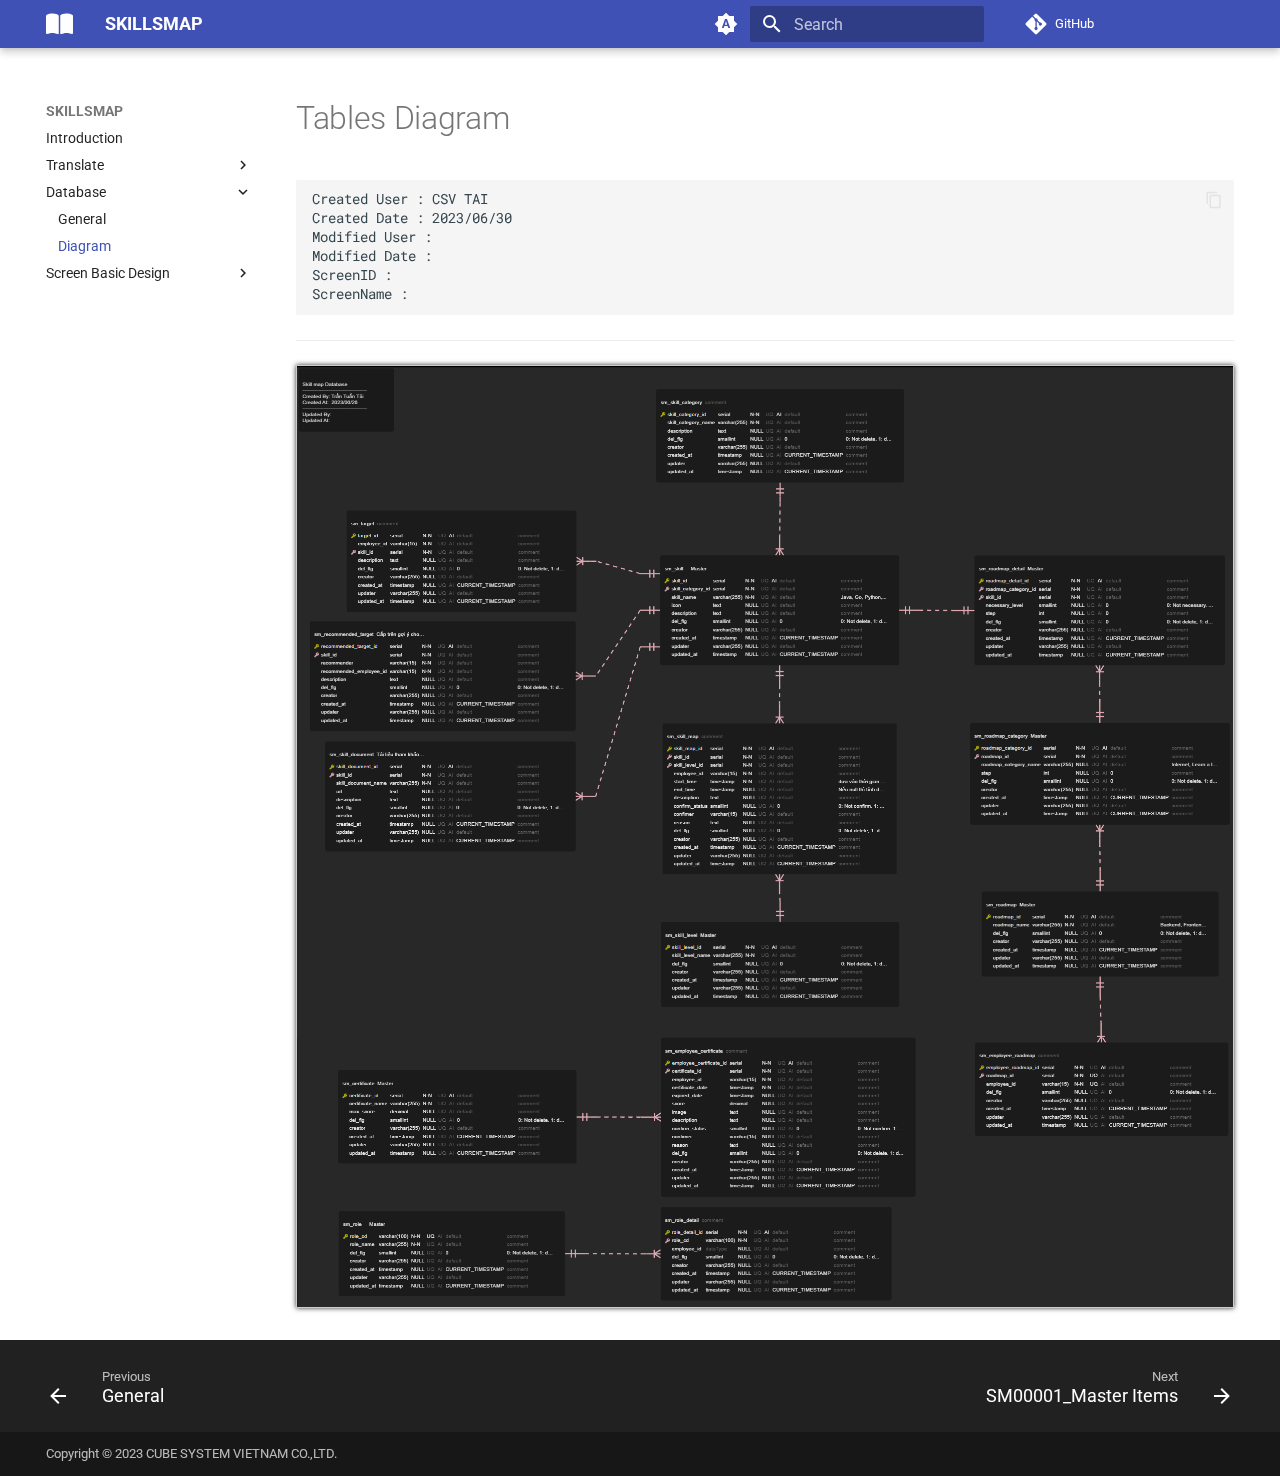
<file: database/diagram/index.html>
<!doctype html>
<html lang="en" class="no-js">
  <head>
    
      <meta charset="utf-8">
      <meta name="viewport" content="width=device-width,initial-scale=1">
      
      
      
        <link rel="canonical" href="http://anh-tqt95.github.io/database/diagram/">
      
      
        <link rel="prev" href="../general/">
      
      
        <link rel="next" href="../../screen/sm00001_MasterItems/">
      
      <link rel="icon" href="../../assets/images/favicon.png">
      <meta name="generator" content="mkdocs-1.4.3, mkdocs-material-9.1.18">
    
    
      
        <title>Diagram - SKILLSMAP</title>
      
    
    
      <link rel="stylesheet" href="../../assets/stylesheets/main.26e3688c.min.css">
      
        
        <link rel="stylesheet" href="../../assets/stylesheets/palette.ecc896b0.min.css">
      
      

    
    
    
      
        
        
        <link rel="preconnect" href="https://fonts.gstatic.com" crossorigin>
        <link rel="stylesheet" href="https://fonts.googleapis.com/css?family=Roboto:300,300i,400,400i,700,700i%7CRoboto+Mono:400,400i,700,700i&display=fallback">
        <style>:root{--md-text-font:"Roboto";--md-code-font:"Roboto Mono"}</style>
      
    
    
      <link rel="stylesheet" href="../../assets/css/style.css">
    
    <script>__md_scope=new URL("../..",location),__md_hash=e=>[...e].reduce((e,_)=>(e<<5)-e+_.charCodeAt(0),0),__md_get=(e,_=localStorage,t=__md_scope)=>JSON.parse(_.getItem(t.pathname+"."+e)),__md_set=(e,_,t=localStorage,a=__md_scope)=>{try{t.setItem(a.pathname+"."+e,JSON.stringify(_))}catch(e){}}</script>
    
      

    
    
    
  </head>
  
  
    
    
      
    
    
    
    
    <body dir="ltr" data-md-color-scheme="default" data-md-color-primary="indigo" data-md-color-accent="indigo">
  
    
    
      <script>var palette=__md_get("__palette");if(palette&&"object"==typeof palette.color)for(var key of Object.keys(palette.color))document.body.setAttribute("data-md-color-"+key,palette.color[key])</script>
    
    <input class="md-toggle" data-md-toggle="drawer" type="checkbox" id="__drawer" autocomplete="off">
    <input class="md-toggle" data-md-toggle="search" type="checkbox" id="__search" autocomplete="off">
    <label class="md-overlay" for="__drawer"></label>
    <div data-md-component="skip">
      
        
        <a href="#tables-diagram" class="md-skip">
          Skip to content
        </a>
      
    </div>
    <div data-md-component="announce">
      
    </div>
    
    
      

  

<header class="md-header md-header--shadow" data-md-component="header">
  <nav class="md-header__inner md-grid" aria-label="Header">
    <a href="../.." title="SKILLSMAP" class="md-header__button md-logo" aria-label="SKILLSMAP" data-md-component="logo">
      
  
  <svg xmlns="http://www.w3.org/2000/svg" viewBox="0 0 576 512"><!--! Font Awesome Free 6.4.0 by @fontawesome - https://fontawesome.com License - https://fontawesome.com/license/free (Icons: CC BY 4.0, Fonts: SIL OFL 1.1, Code: MIT License) Copyright 2023 Fonticons, Inc.--><path d="M249.6 471.5c10.8 3.8 22.4-4.1 22.4-15.5V78.6c0-4.2-1.6-8.4-5-11C247.4 52 202.4 32 144 32 93.5 32 46.3 45.3 18.1 56.1 6.8 60.5 0 71.7 0 83.8v370.3c0 11.9 12.8 20.2 24.1 16.5C55.6 460.1 105.5 448 144 448c33.9 0 79 14 105.6 23.5zm76.8 0C353 462 398.1 448 432 448c38.5 0 88.4 12.1 119.9 22.6 11.3 3.8 24.1-4.6 24.1-16.5V83.8c0-12.1-6.8-23.3-18.1-27.6C529.7 45.3 482.5 32 432 32c-58.4 0-103.4 20-123 35.6-3.3 2.6-5 6.8-5 11V456c0 11.4 11.7 19.3 22.4 15.5z"/></svg>

    </a>
    <label class="md-header__button md-icon" for="__drawer">
      <svg xmlns="http://www.w3.org/2000/svg" viewBox="0 0 24 24"><path d="M3 6h18v2H3V6m0 5h18v2H3v-2m0 5h18v2H3v-2Z"/></svg>
    </label>
    <div class="md-header__title" data-md-component="header-title">
      <div class="md-header__ellipsis">
        <div class="md-header__topic">
          <span class="md-ellipsis">
            SKILLSMAP
          </span>
        </div>
        <div class="md-header__topic" data-md-component="header-topic">
          <span class="md-ellipsis">
            
              Diagram
            
          </span>
        </div>
      </div>
    </div>
    
      
        <form class="md-header__option" data-md-component="palette">
          
            
            
            
            <input class="md-option" data-md-color-media="(prefers-color-scheme)" data-md-color-scheme="default" data-md-color-primary="indigo" data-md-color-accent="indigo"  aria-label="Switch to light mode"  type="radio" name="__palette" id="__palette_1">
            
              <label class="md-header__button md-icon" title="Switch to light mode" for="__palette_3" hidden>
                <svg xmlns="http://www.w3.org/2000/svg" viewBox="0 0 24 24"><path d="m14.3 16-.7-2h-3.2l-.7 2H7.8L11 7h2l3.2 9h-1.9M20 8.69V4h-4.69L12 .69 8.69 4H4v4.69L.69 12 4 15.31V20h4.69L12 23.31 15.31 20H20v-4.69L23.31 12 20 8.69m-9.15 3.96h2.3L12 9l-1.15 3.65Z"/></svg>
              </label>
            
          
            
            
            
            <input class="md-option" data-md-color-media="(prefers-color-scheme: light)" data-md-color-scheme="default" data-md-color-primary="indigo" data-md-color-accent="indigo"  aria-label="Switch to dark mode"  type="radio" name="__palette" id="__palette_2">
            
              <label class="md-header__button md-icon" title="Switch to dark mode" for="__palette_1" hidden>
                <svg xmlns="http://www.w3.org/2000/svg" viewBox="0 0 24 24"><path d="M12 8a4 4 0 0 0-4 4 4 4 0 0 0 4 4 4 4 0 0 0 4-4 4 4 0 0 0-4-4m0 10a6 6 0 0 1-6-6 6 6 0 0 1 6-6 6 6 0 0 1 6 6 6 6 0 0 1-6 6m8-9.31V4h-4.69L12 .69 8.69 4H4v4.69L.69 12 4 15.31V20h4.69L12 23.31 15.31 20H20v-4.69L23.31 12 20 8.69Z"/></svg>
              </label>
            
          
            
            
            
            <input class="md-option" data-md-color-media="(prefers-color-scheme: dark)" data-md-color-scheme="slate" data-md-color-primary="indigo" data-md-color-accent="indigo"  aria-label="Switch to system preference"  type="radio" name="__palette" id="__palette_3">
            
              <label class="md-header__button md-icon" title="Switch to system preference" for="__palette_2" hidden>
                <svg xmlns="http://www.w3.org/2000/svg" viewBox="0 0 24 24"><path d="M12 18c-.89 0-1.74-.2-2.5-.55C11.56 16.5 13 14.42 13 12c0-2.42-1.44-4.5-3.5-5.45C10.26 6.2 11.11 6 12 6a6 6 0 0 1 6 6 6 6 0 0 1-6 6m8-9.31V4h-4.69L12 .69 8.69 4H4v4.69L.69 12 4 15.31V20h4.69L12 23.31 15.31 20H20v-4.69L23.31 12 20 8.69Z"/></svg>
              </label>
            
          
        </form>
      
    
    
    
      <label class="md-header__button md-icon" for="__search">
        <svg xmlns="http://www.w3.org/2000/svg" viewBox="0 0 24 24"><path d="M9.5 3A6.5 6.5 0 0 1 16 9.5c0 1.61-.59 3.09-1.56 4.23l.27.27h.79l5 5-1.5 1.5-5-5v-.79l-.27-.27A6.516 6.516 0 0 1 9.5 16 6.5 6.5 0 0 1 3 9.5 6.5 6.5 0 0 1 9.5 3m0 2C7 5 5 7 5 9.5S7 14 9.5 14 14 12 14 9.5 12 5 9.5 5Z"/></svg>
      </label>
      <div class="md-search" data-md-component="search" role="dialog">
  <label class="md-search__overlay" for="__search"></label>
  <div class="md-search__inner" role="search">
    <form class="md-search__form" name="search">
      <input type="text" class="md-search__input" name="query" aria-label="Search" placeholder="Search" autocapitalize="off" autocorrect="off" autocomplete="off" spellcheck="false" data-md-component="search-query" required>
      <label class="md-search__icon md-icon" for="__search">
        <svg xmlns="http://www.w3.org/2000/svg" viewBox="0 0 24 24"><path d="M9.5 3A6.5 6.5 0 0 1 16 9.5c0 1.61-.59 3.09-1.56 4.23l.27.27h.79l5 5-1.5 1.5-5-5v-.79l-.27-.27A6.516 6.516 0 0 1 9.5 16 6.5 6.5 0 0 1 3 9.5 6.5 6.5 0 0 1 9.5 3m0 2C7 5 5 7 5 9.5S7 14 9.5 14 14 12 14 9.5 12 5 9.5 5Z"/></svg>
        <svg xmlns="http://www.w3.org/2000/svg" viewBox="0 0 24 24"><path d="M20 11v2H8l5.5 5.5-1.42 1.42L4.16 12l7.92-7.92L13.5 5.5 8 11h12Z"/></svg>
      </label>
      <nav class="md-search__options" aria-label="Search">
        
        <button type="reset" class="md-search__icon md-icon" title="Clear" aria-label="Clear" tabindex="-1">
          <svg xmlns="http://www.w3.org/2000/svg" viewBox="0 0 24 24"><path d="M19 6.41 17.59 5 12 10.59 6.41 5 5 6.41 10.59 12 5 17.59 6.41 19 12 13.41 17.59 19 19 17.59 13.41 12 19 6.41Z"/></svg>
        </button>
      </nav>
      
    </form>
    <div class="md-search__output">
      <div class="md-search__scrollwrap" data-md-scrollfix>
        <div class="md-search-result" data-md-component="search-result">
          <div class="md-search-result__meta">
            Initializing search
          </div>
          <ol class="md-search-result__list" role="presentation"></ol>
        </div>
      </div>
    </div>
  </div>
</div>
    
    
      <div class="md-header__source">
        <a href="https://github.com/anh-tqt95/anh-tqt95.github.io/" title="Go to repository" class="md-source" data-md-component="source">
  <div class="md-source__icon md-icon">
    
    <svg xmlns="http://www.w3.org/2000/svg" viewBox="0 0 448 512"><!--! Font Awesome Free 6.4.0 by @fontawesome - https://fontawesome.com License - https://fontawesome.com/license/free (Icons: CC BY 4.0, Fonts: SIL OFL 1.1, Code: MIT License) Copyright 2023 Fonticons, Inc.--><path d="M439.55 236.05 244 40.45a28.87 28.87 0 0 0-40.81 0l-40.66 40.63 51.52 51.52c27.06-9.14 52.68 16.77 43.39 43.68l49.66 49.66c34.23-11.8 61.18 31 35.47 56.69-26.49 26.49-70.21-2.87-56-37.34L240.22 199v121.85c25.3 12.54 22.26 41.85 9.08 55a34.34 34.34 0 0 1-48.55 0c-17.57-17.6-11.07-46.91 11.25-56v-123c-20.8-8.51-24.6-30.74-18.64-45L142.57 101 8.45 235.14a28.86 28.86 0 0 0 0 40.81l195.61 195.6a28.86 28.86 0 0 0 40.8 0l194.69-194.69a28.86 28.86 0 0 0 0-40.81z"/></svg>
  </div>
  <div class="md-source__repository">
    GitHub
  </div>
</a>
      </div>
    
  </nav>
  
</header>
    
    <div class="md-container" data-md-component="container">
      
      
        
          
        
      
      <main class="md-main" data-md-component="main">
        <div class="md-main__inner md-grid">
          
            
              
              <div class="md-sidebar md-sidebar--primary" data-md-component="sidebar" data-md-type="navigation" >
                <div class="md-sidebar__scrollwrap">
                  <div class="md-sidebar__inner">
                    


  

<nav class="md-nav md-nav--primary md-nav--integrated" aria-label="Navigation" data-md-level="0">
  <label class="md-nav__title" for="__drawer">
    <a href="../.." title="SKILLSMAP" class="md-nav__button md-logo" aria-label="SKILLSMAP" data-md-component="logo">
      
  
  <svg xmlns="http://www.w3.org/2000/svg" viewBox="0 0 576 512"><!--! Font Awesome Free 6.4.0 by @fontawesome - https://fontawesome.com License - https://fontawesome.com/license/free (Icons: CC BY 4.0, Fonts: SIL OFL 1.1, Code: MIT License) Copyright 2023 Fonticons, Inc.--><path d="M249.6 471.5c10.8 3.8 22.4-4.1 22.4-15.5V78.6c0-4.2-1.6-8.4-5-11C247.4 52 202.4 32 144 32 93.5 32 46.3 45.3 18.1 56.1 6.8 60.5 0 71.7 0 83.8v370.3c0 11.9 12.8 20.2 24.1 16.5C55.6 460.1 105.5 448 144 448c33.9 0 79 14 105.6 23.5zm76.8 0C353 462 398.1 448 432 448c38.5 0 88.4 12.1 119.9 22.6 11.3 3.8 24.1-4.6 24.1-16.5V83.8c0-12.1-6.8-23.3-18.1-27.6C529.7 45.3 482.5 32 432 32c-58.4 0-103.4 20-123 35.6-3.3 2.6-5 6.8-5 11V456c0 11.4 11.7 19.3 22.4 15.5z"/></svg>

    </a>
    SKILLSMAP
  </label>
  
    <div class="md-nav__source">
      <a href="https://github.com/anh-tqt95/anh-tqt95.github.io/" title="Go to repository" class="md-source" data-md-component="source">
  <div class="md-source__icon md-icon">
    
    <svg xmlns="http://www.w3.org/2000/svg" viewBox="0 0 448 512"><!--! Font Awesome Free 6.4.0 by @fontawesome - https://fontawesome.com License - https://fontawesome.com/license/free (Icons: CC BY 4.0, Fonts: SIL OFL 1.1, Code: MIT License) Copyright 2023 Fonticons, Inc.--><path d="M439.55 236.05 244 40.45a28.87 28.87 0 0 0-40.81 0l-40.66 40.63 51.52 51.52c27.06-9.14 52.68 16.77 43.39 43.68l49.66 49.66c34.23-11.8 61.18 31 35.47 56.69-26.49 26.49-70.21-2.87-56-37.34L240.22 199v121.85c25.3 12.54 22.26 41.85 9.08 55a34.34 34.34 0 0 1-48.55 0c-17.57-17.6-11.07-46.91 11.25-56v-123c-20.8-8.51-24.6-30.74-18.64-45L142.57 101 8.45 235.14a28.86 28.86 0 0 0 0 40.81l195.61 195.6a28.86 28.86 0 0 0 40.8 0l194.69-194.69a28.86 28.86 0 0 0 0-40.81z"/></svg>
  </div>
  <div class="md-source__repository">
    GitHub
  </div>
</a>
    </div>
  
  <ul class="md-nav__list" data-md-scrollfix>
    
      
      
      

  
  
  
    <li class="md-nav__item">
      <a href="../.." class="md-nav__link">
        Introduction
      </a>
    </li>
  

    
      
      
      

  
  
  
    
    <li class="md-nav__item md-nav__item--nested">
      
      
      
      
      <input class="md-nav__toggle md-toggle " type="checkbox" id="__nav_2" >
      
      
      
        <label class="md-nav__link" for="__nav_2" id="__nav_2_label" tabindex="0">
          Translate
          <span class="md-nav__icon md-icon"></span>
        </label>
      
      <nav class="md-nav" data-md-level="1" aria-labelledby="__nav_2_label" aria-expanded="false">
        <label class="md-nav__title" for="__nav_2">
          <span class="md-nav__icon md-icon"></span>
          Translate
        </label>
        <ul class="md-nav__list" data-md-scrollfix>
          
            
              
  
  
  
    <li class="md-nav__item">
      <a href="../../translate/screens/" class="md-nav__link">
        Screens
      </a>
    </li>
  

            
          
            
              
  
  
  
    <li class="md-nav__item">
      <a href="../../translate/messenger/" class="md-nav__link">
        Messenger
      </a>
    </li>
  

            
          
        </ul>
      </nav>
    </li>
  

    
      
      
      

  
  
    
  
  
    
    <li class="md-nav__item md-nav__item--active md-nav__item--nested">
      
      
      
      
      <input class="md-nav__toggle md-toggle " type="checkbox" id="__nav_3" checked>
      
      
      
        <label class="md-nav__link" for="__nav_3" id="__nav_3_label" tabindex="0">
          Database
          <span class="md-nav__icon md-icon"></span>
        </label>
      
      <nav class="md-nav" data-md-level="1" aria-labelledby="__nav_3_label" aria-expanded="true">
        <label class="md-nav__title" for="__nav_3">
          <span class="md-nav__icon md-icon"></span>
          Database
        </label>
        <ul class="md-nav__list" data-md-scrollfix>
          
            
              
  
  
  
    <li class="md-nav__item">
      <a href="../general/" class="md-nav__link">
        General
      </a>
    </li>
  

            
          
            
              
  
  
    
  
  
    <li class="md-nav__item md-nav__item--active">
      
      <input class="md-nav__toggle md-toggle" type="checkbox" id="__toc">
      
      
        
      
      
      <a href="./" class="md-nav__link md-nav__link--active">
        Diagram
      </a>
      
    </li>
  

            
          
        </ul>
      </nav>
    </li>
  

    
      
      
      

  
  
  
    
    <li class="md-nav__item md-nav__item--nested">
      
      
      
      
      <input class="md-nav__toggle md-toggle " type="checkbox" id="__nav_4" >
      
      
      
        <label class="md-nav__link" for="__nav_4" id="__nav_4_label" tabindex="0">
          Screen Basic Design
          <span class="md-nav__icon md-icon"></span>
        </label>
      
      <nav class="md-nav" data-md-level="1" aria-labelledby="__nav_4_label" aria-expanded="false">
        <label class="md-nav__title" for="__nav_4">
          <span class="md-nav__icon md-icon"></span>
          Screen Basic Design
        </label>
        <ul class="md-nav__list" data-md-scrollfix>
          
            
              
  
  
  
    <li class="md-nav__item">
      <a href="../../screen/sm00001_MasterItems/" class="md-nav__link">
        SM00001_Master Items
      </a>
    </li>
  

            
          
            
              
  
  
  
    <li class="md-nav__item">
      <a href="../../screen/sm00002_Skillmap-list/" class="md-nav__link">
        SM00002_Skillmap List
      </a>
    </li>
  

            
          
            
              
  
  
  
    <li class="md-nav__item">
      <a href="../../screen/sm00003_Skillmap-detail/" class="md-nav__link">
        SM00003_Skillmap Detail
      </a>
    </li>
  

            
          
            
              
  
  
  
    <li class="md-nav__item">
      <a href="../../screen/sm00004_Dashboard/" class="md-nav__link">
        SM00004_Dashboard
      </a>
    </li>
  

            
          
            
              
  
  
  
    <li class="md-nav__item">
      <a href="../../screen/sm00005_Report/" class="md-nav__link">
        SM00005_Report
      </a>
    </li>
  

            
          
            
              
  
  
  
    <li class="md-nav__item">
      <a href="../../screen/sm00006_Roadmap/" class="md-nav__link">
        SM00006_Roadmap
      </a>
    </li>
  

            
          
        </ul>
      </nav>
    </li>
  

    
  </ul>
</nav>
                  </div>
                </div>
              </div>
            
            
          
          
            <div class="md-content" data-md-component="content">
              <article class="md-content__inner md-typeset">
                
                  

  
  


<h1 id="tables-diagram">Tables Diagram</h1>
<div class="highlight"><pre><span></span><code><a id="__codelineno-0-1" name="__codelineno-0-1" href="#__codelineno-0-1"></a>Created User : CSV TAI
<a id="__codelineno-0-2" name="__codelineno-0-2" href="#__codelineno-0-2"></a>Created Date : 2023/06/30
<a id="__codelineno-0-3" name="__codelineno-0-3" href="#__codelineno-0-3"></a>Modified User :
<a id="__codelineno-0-4" name="__codelineno-0-4" href="#__codelineno-0-4"></a>Modified Date :
<a id="__codelineno-0-5" name="__codelineno-0-5" href="#__codelineno-0-5"></a>ScreenID : 
<a id="__codelineno-0-6" name="__codelineno-0-6" href="#__codelineno-0-6"></a>ScreenName : 
</code></pre></div>
<hr />
<p><a href="../../assets/images/diagram/Skillsmap-diagram.png"><img alt="" class="img-thumbnail" src="../../assets/images/diagram/Skillsmap-diagram.png" /></a></p>





                
              </article>
            </div>
          
          
        </div>
        
          <button type="button" class="md-top md-icon" data-md-component="top" hidden>
            <svg xmlns="http://www.w3.org/2000/svg" viewBox="0 0 24 24"><path d="M13 20h-2V8l-5.5 5.5-1.42-1.42L12 4.16l7.92 7.92-1.42 1.42L13 8v12Z"/></svg>
            Back to top
          </button>
        
      </main>
      
        <footer class="md-footer">
  
    
      
      <nav class="md-footer__inner md-grid" aria-label="Footer" >
        
          
          <a href="../general/" class="md-footer__link md-footer__link--prev" aria-label="Previous: General" rel="prev">
            <div class="md-footer__button md-icon">
              <svg xmlns="http://www.w3.org/2000/svg" viewBox="0 0 24 24"><path d="M20 11v2H8l5.5 5.5-1.42 1.42L4.16 12l7.92-7.92L13.5 5.5 8 11h12Z"/></svg>
            </div>
            <div class="md-footer__title">
              <span class="md-footer__direction">
                Previous
              </span>
              <div class="md-ellipsis">
                General
              </div>
            </div>
          </a>
        
        
          
          <a href="../../screen/sm00001_MasterItems/" class="md-footer__link md-footer__link--next" aria-label="Next: SM00001_Master Items" rel="next">
            <div class="md-footer__title">
              <span class="md-footer__direction">
                Next
              </span>
              <div class="md-ellipsis">
                SM00001_Master Items
              </div>
            </div>
            <div class="md-footer__button md-icon">
              <svg xmlns="http://www.w3.org/2000/svg" viewBox="0 0 24 24"><path d="M4 11v2h12l-5.5 5.5 1.42 1.42L19.84 12l-7.92-7.92L10.5 5.5 16 11H4Z"/></svg>
            </div>
          </a>
        
      </nav>
    
  
  <div class="md-footer-meta md-typeset">
    <div class="md-footer-meta__inner md-grid">
      <div class="md-copyright">
  
    <div class="md-copyright__highlight">
      Copyright &copy; 2023 CUBE SYSTEM VIETNAM CO.,LTD.
    </div>
  
  
</div>
      
    </div>
  </div>
</footer>
      
    </div>
    <div class="md-dialog" data-md-component="dialog">
      <div class="md-dialog__inner md-typeset"></div>
    </div>
    
    <script id="__config" type="application/json">{"base": "../..", "features": ["navigation.path", "navigation.top", "toc.integrate", "navigation.footer", "content.code.copy", "navigation.instant", "navigation.instant.prefetch"], "search": "../../assets/javascripts/workers/search.74e28a9f.min.js", "translations": {"clipboard.copied": "Copied to clipboard", "clipboard.copy": "Copy to clipboard", "search.result.more.one": "1 more on this page", "search.result.more.other": "# more on this page", "search.result.none": "No matching documents", "search.result.one": "1 matching document", "search.result.other": "# matching documents", "search.result.placeholder": "Type to start searching", "search.result.term.missing": "Missing", "select.version": "Select version"}}</script>
    
    
      <script src="../../assets/javascripts/bundle.220ee61c.min.js"></script>
      
    
  </body>
</html>
</file>
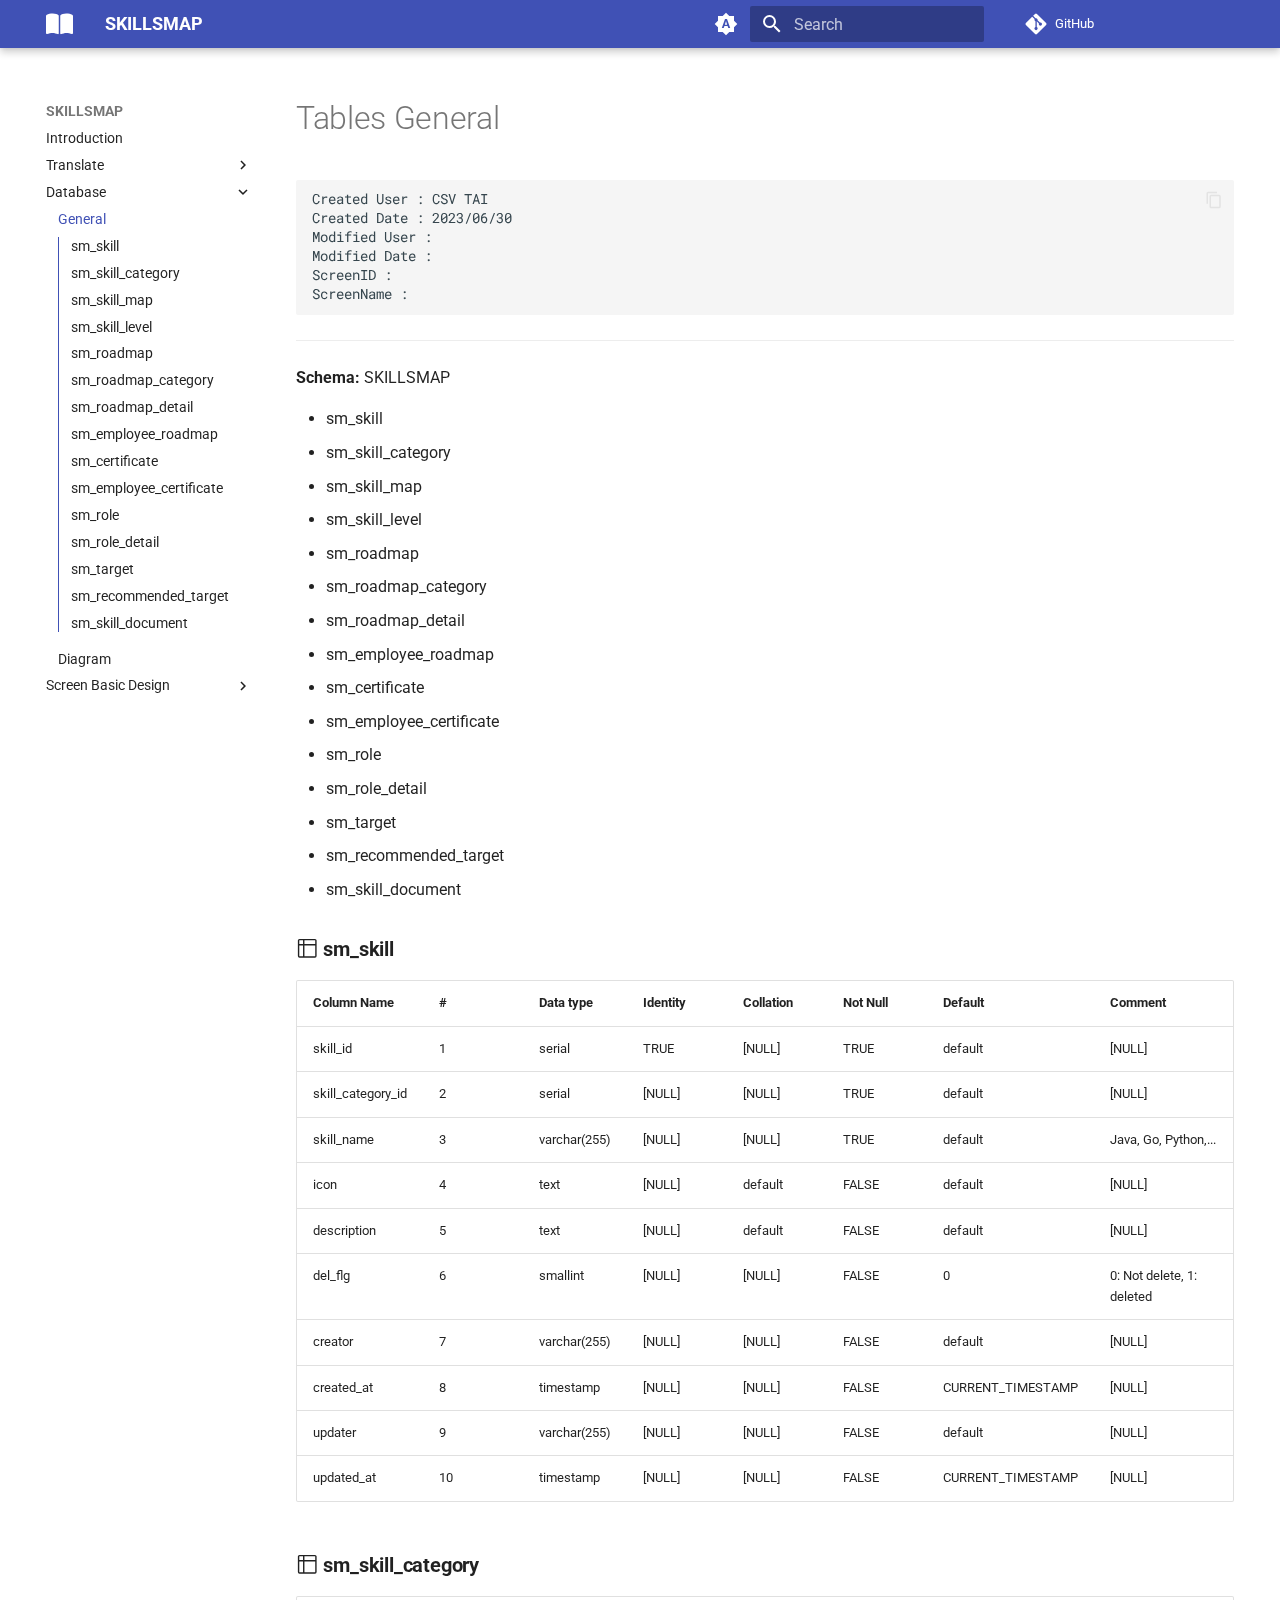
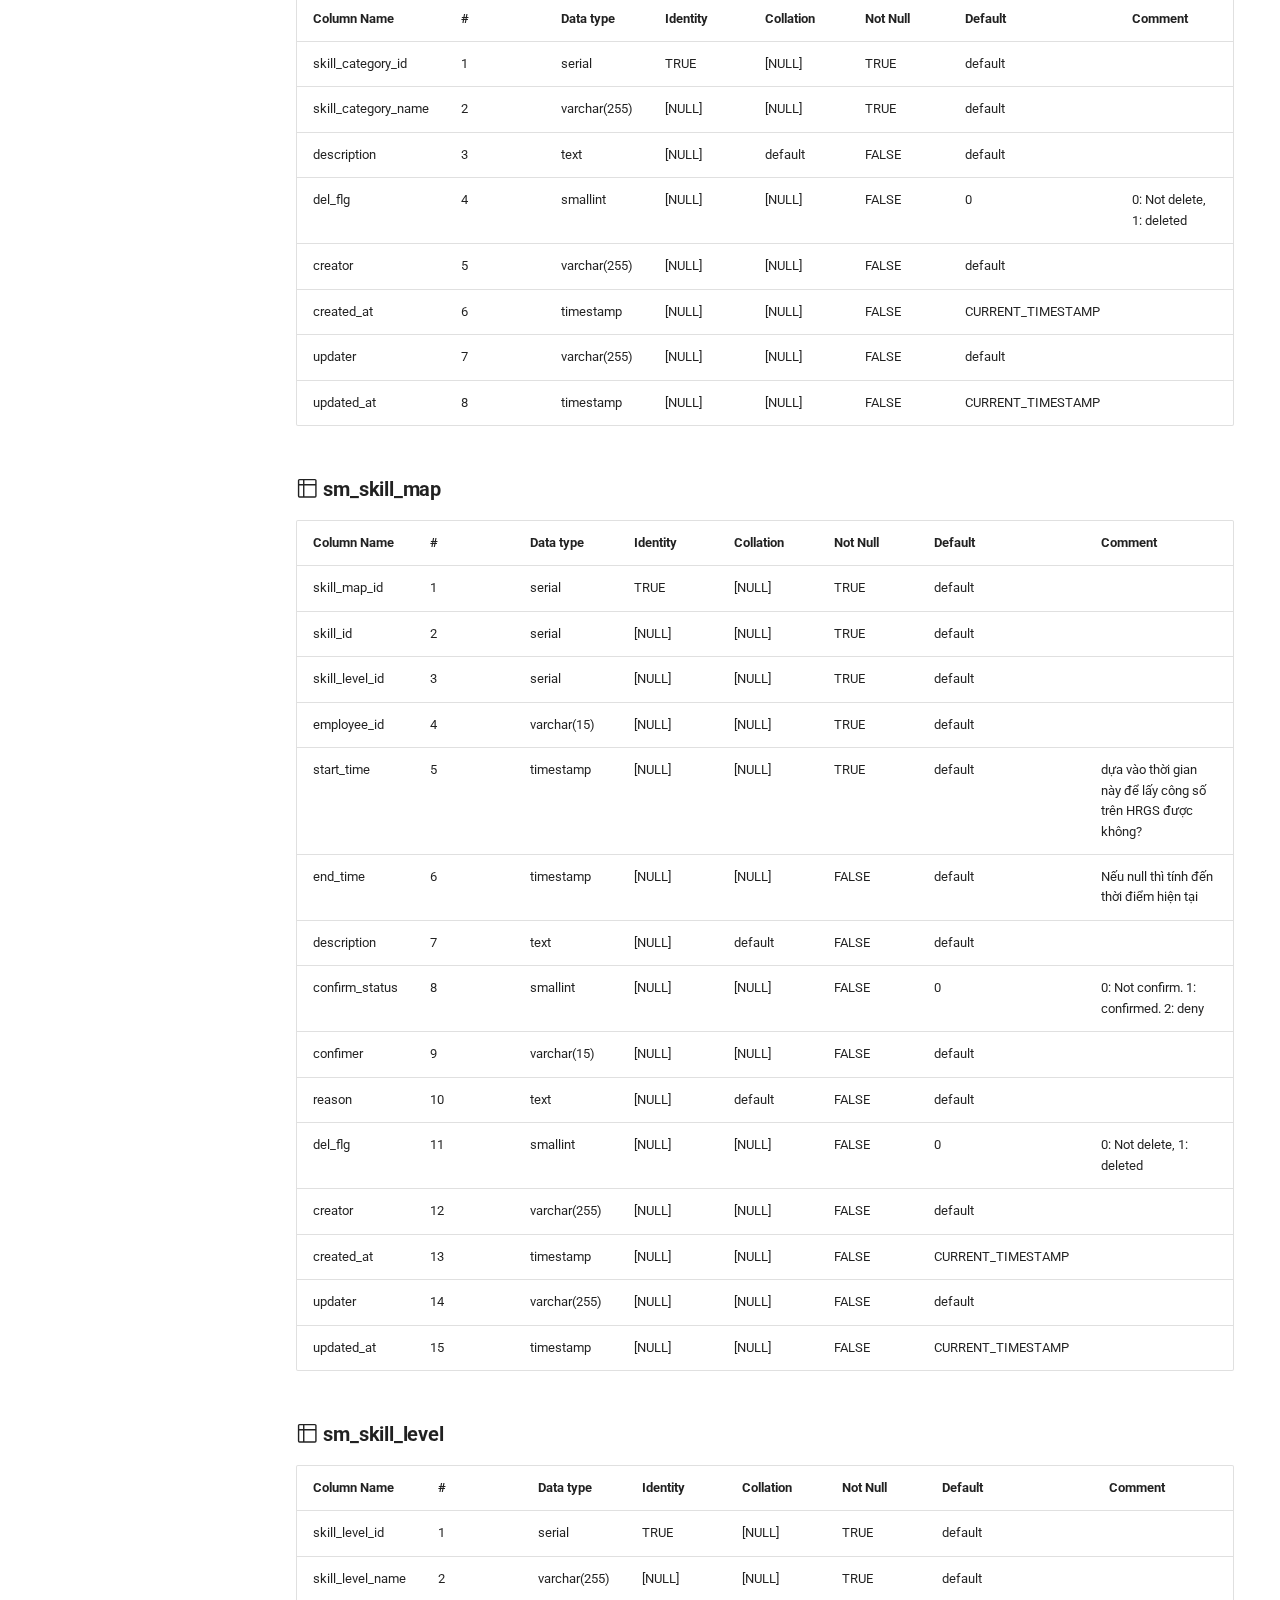
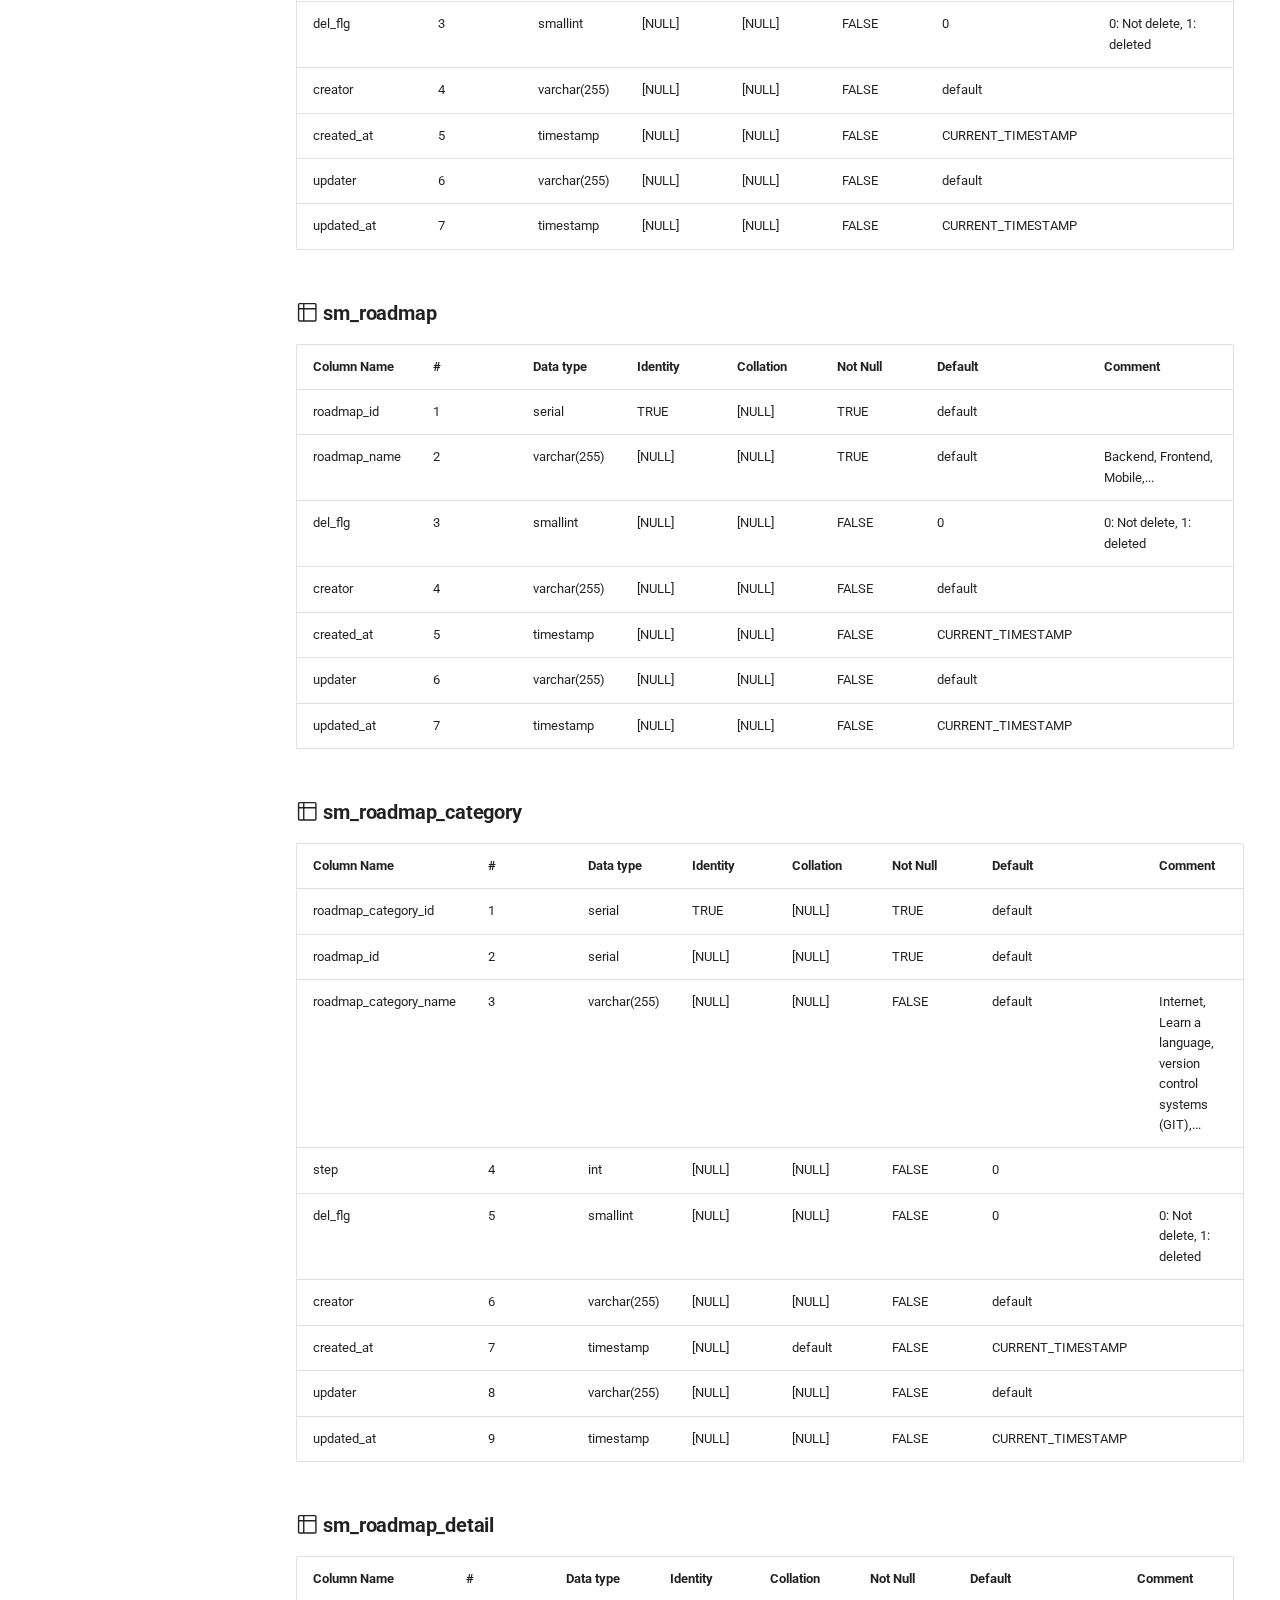
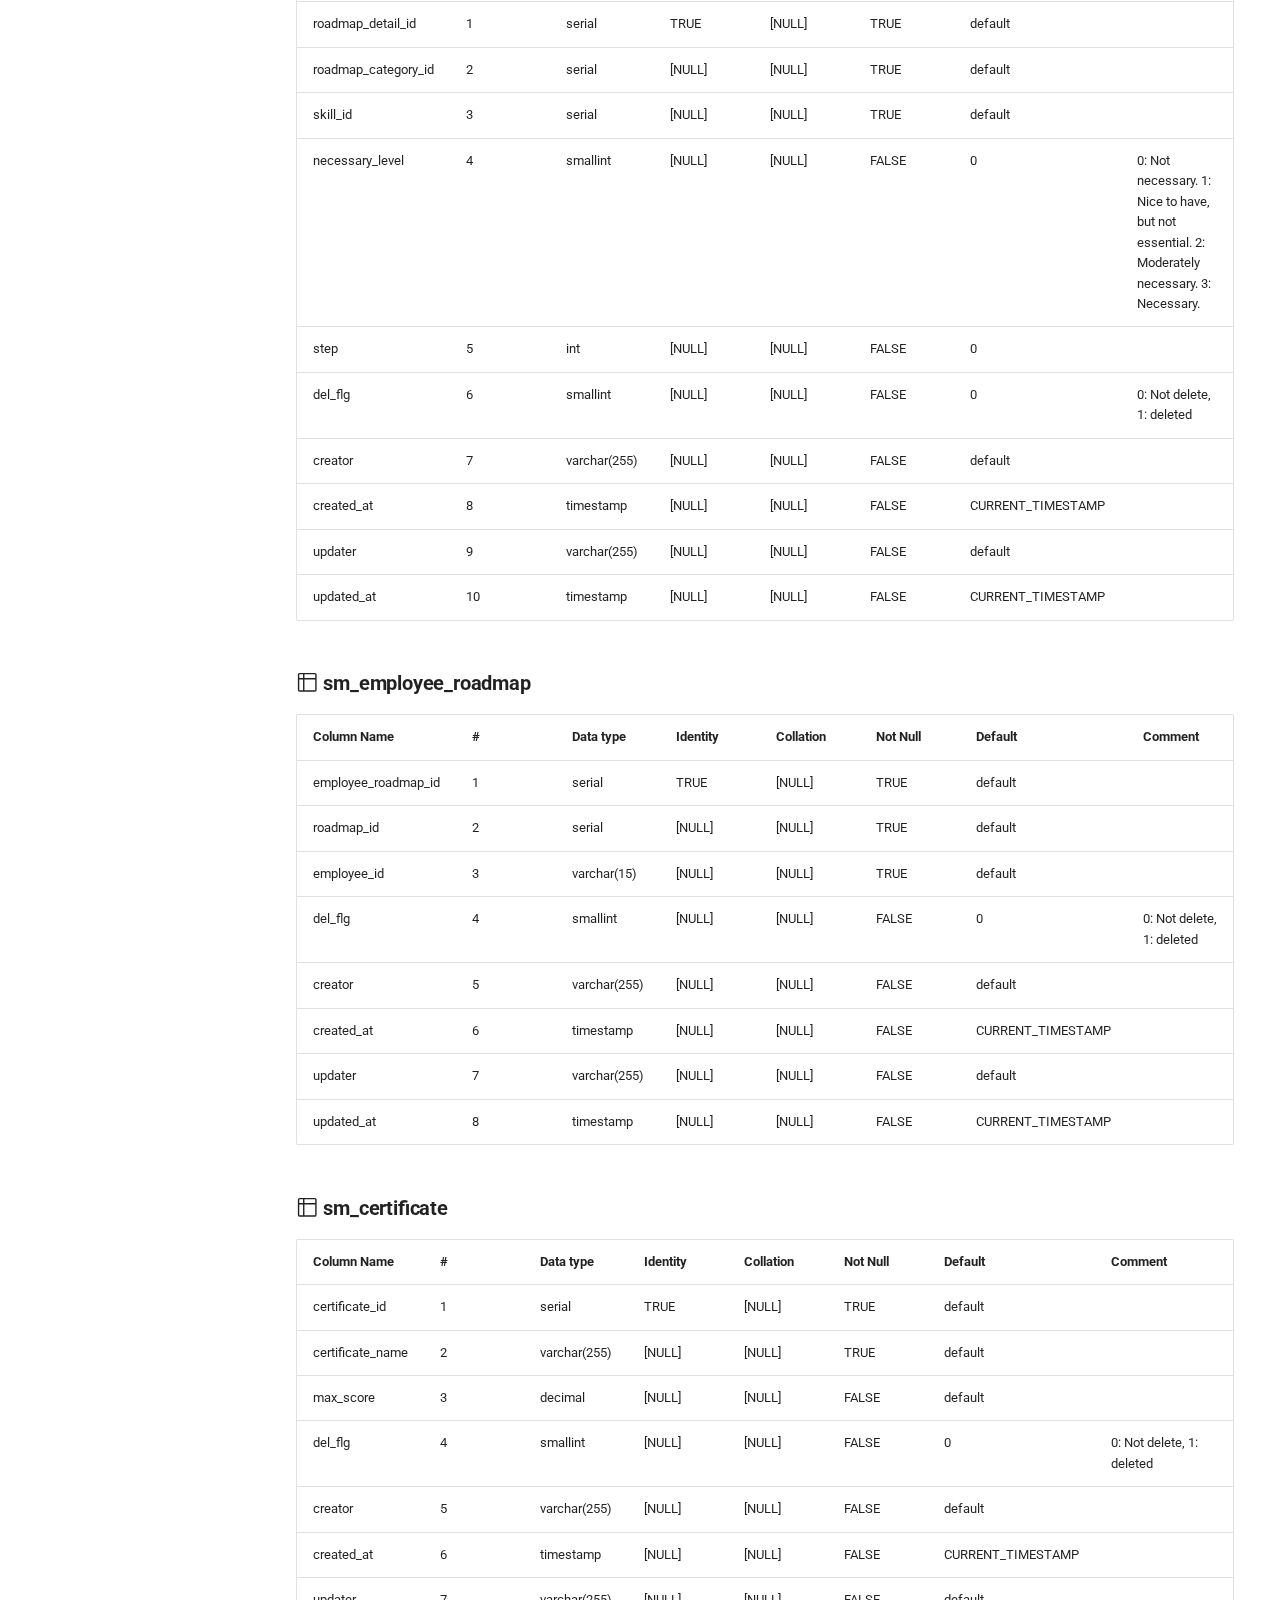
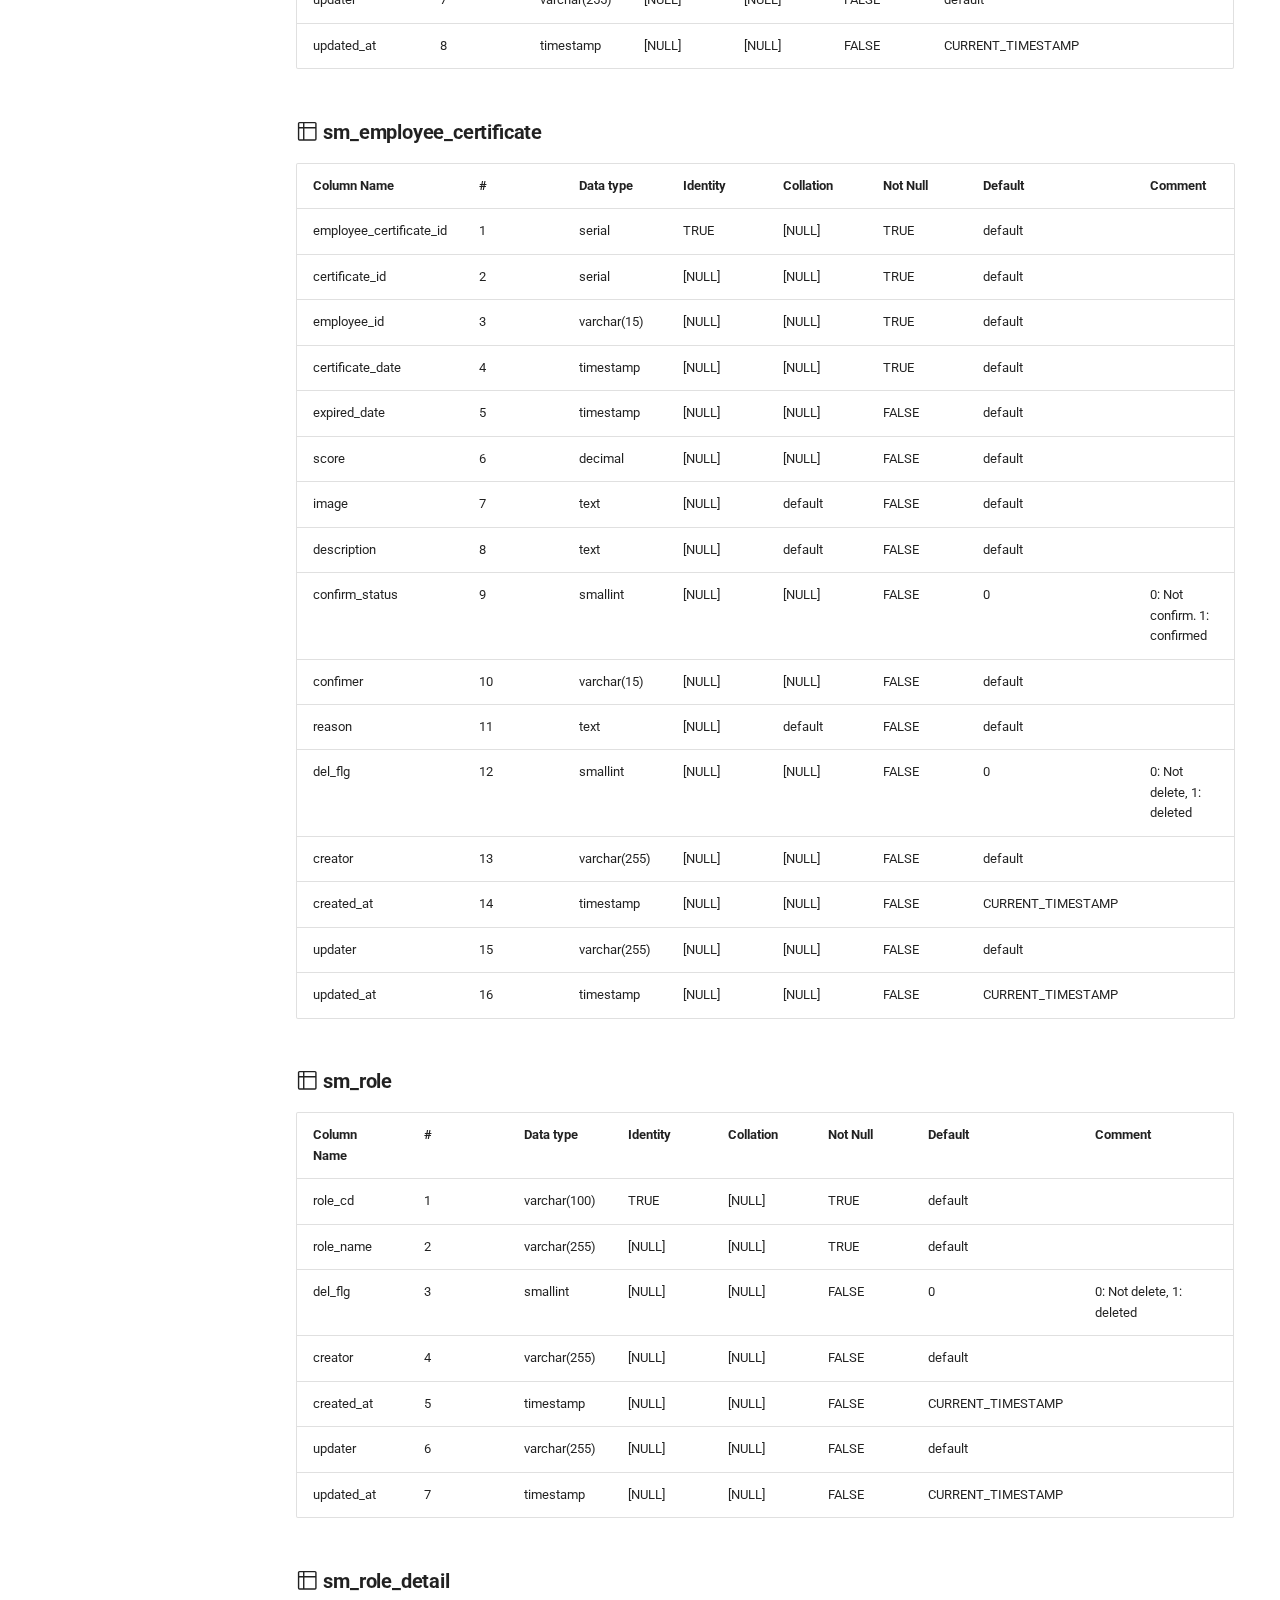
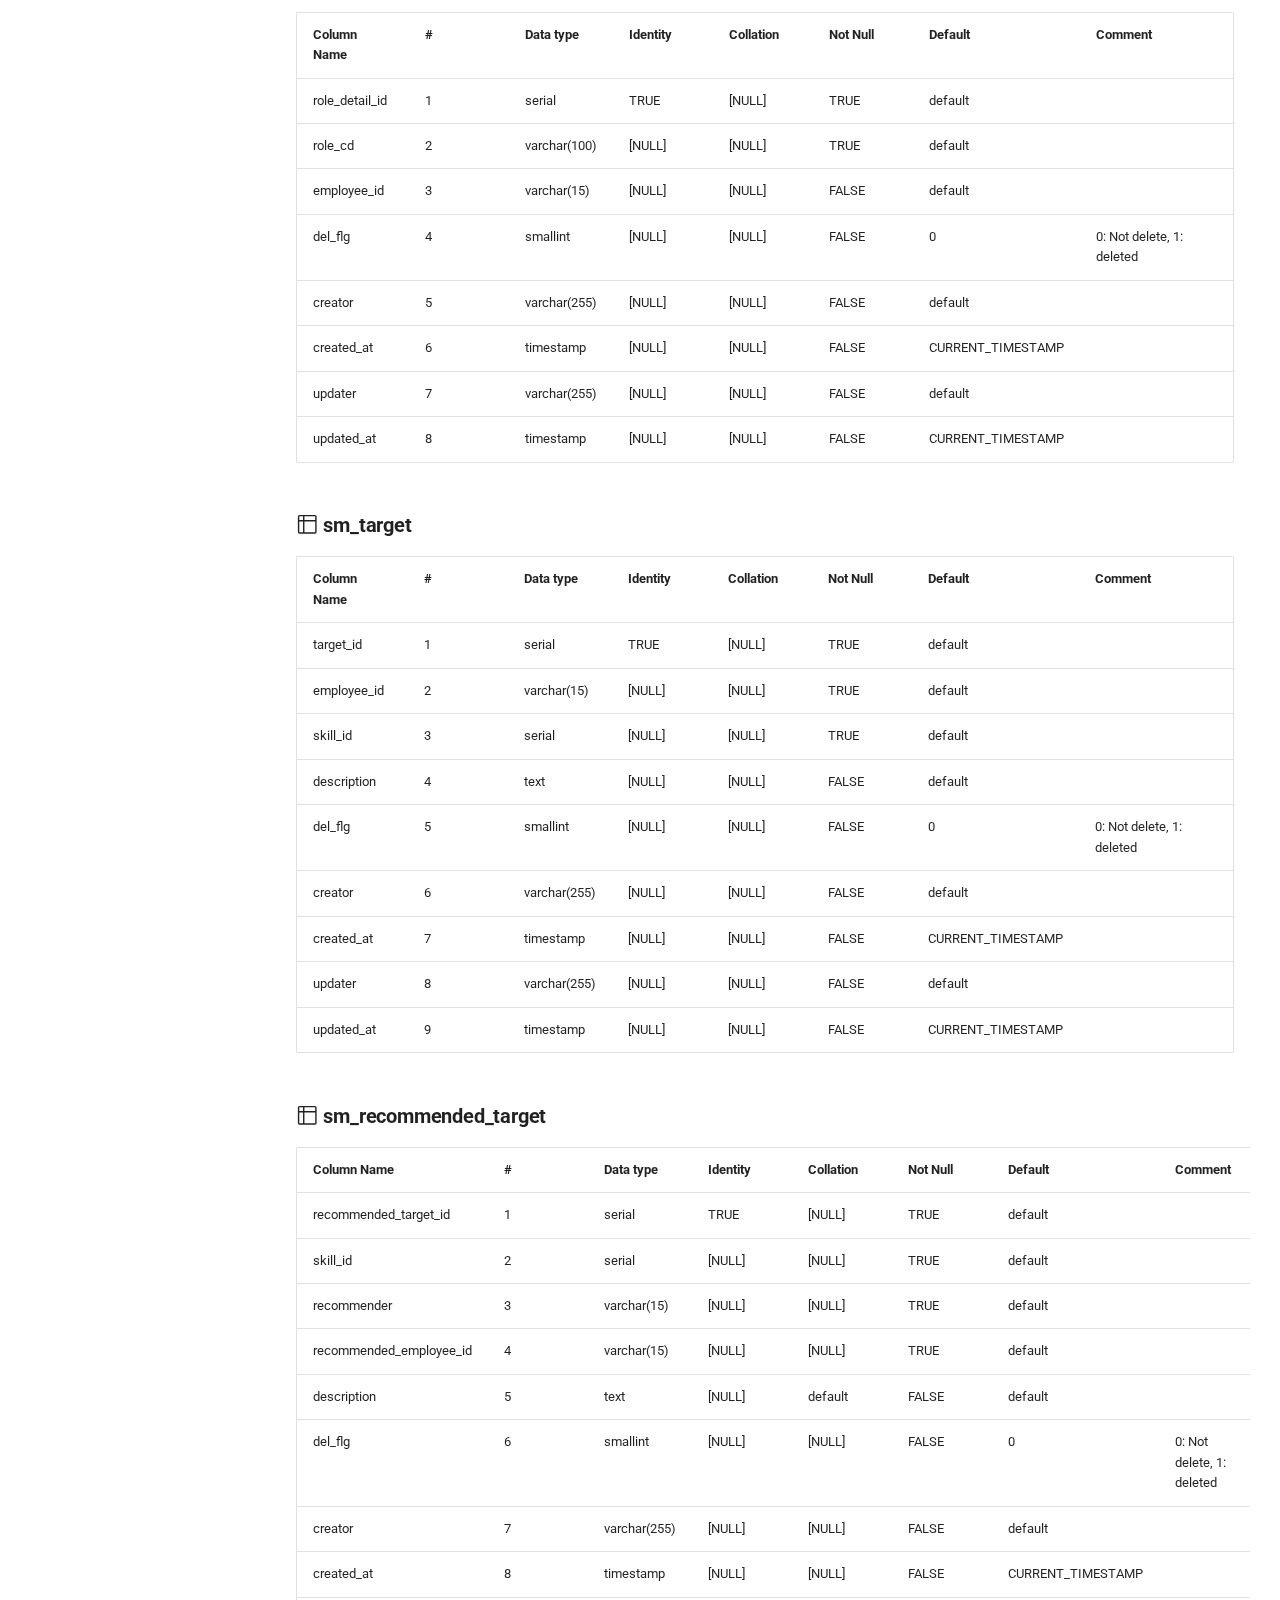
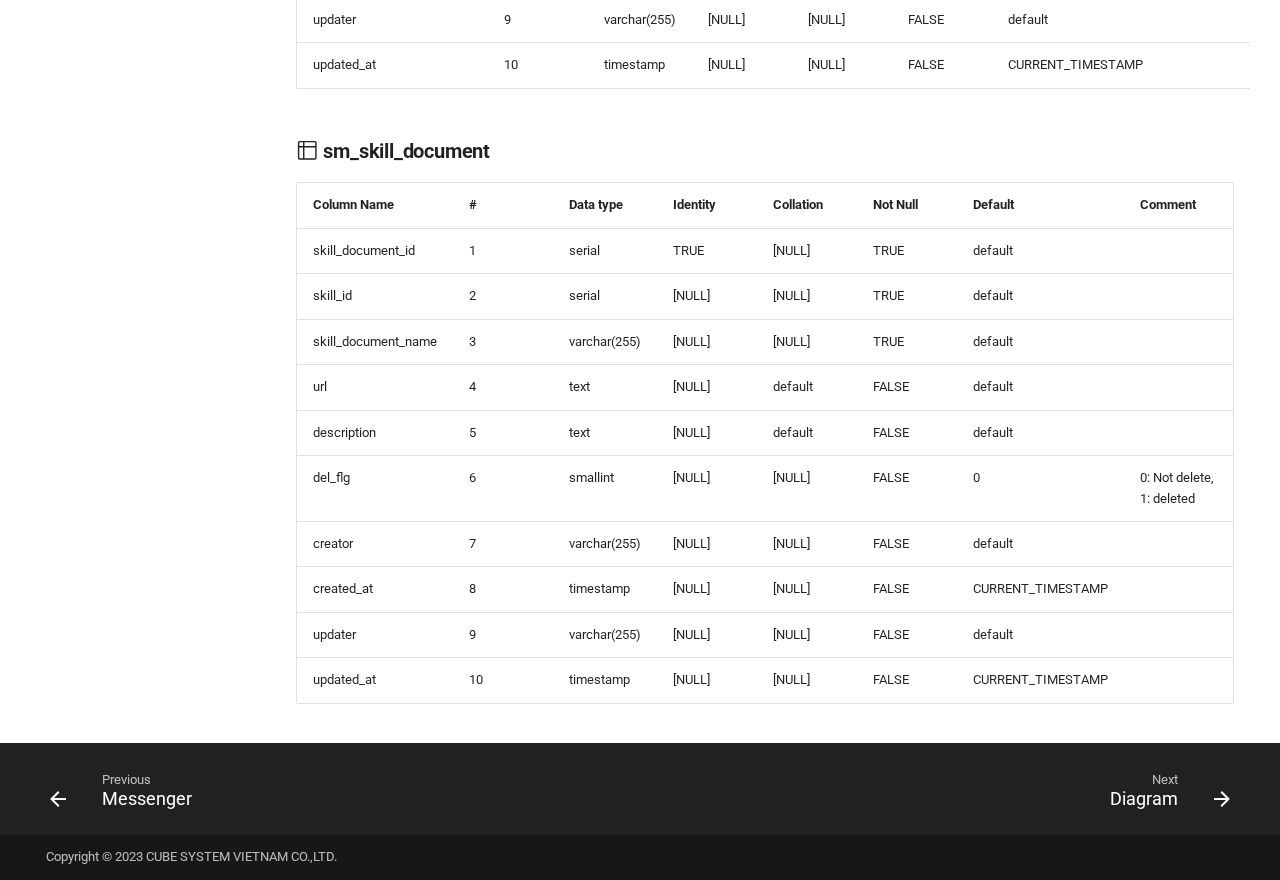
<file: database/general/index.html>
<!doctype html>
<html lang="en" class="no-js">
  <head>
    
      <meta charset="utf-8">
      <meta name="viewport" content="width=device-width,initial-scale=1">
      
      
      
        <link rel="canonical" href="http://anh-tqt95.github.io/database/general/">
      
      
        <link rel="prev" href="../../translate/messenger/">
      
      
        <link rel="next" href="../diagram/">
      
      <link rel="icon" href="../../assets/images/favicon.png">
      <meta name="generator" content="mkdocs-1.4.3, mkdocs-material-9.1.18">
    
    
      
        <title>General - SKILLSMAP</title>
      
    
    
      <link rel="stylesheet" href="../../assets/stylesheets/main.26e3688c.min.css">
      
        
        <link rel="stylesheet" href="../../assets/stylesheets/palette.ecc896b0.min.css">
      
      

    
    
    
      
        
        
        <link rel="preconnect" href="https://fonts.gstatic.com" crossorigin>
        <link rel="stylesheet" href="https://fonts.googleapis.com/css?family=Roboto:300,300i,400,400i,700,700i%7CRoboto+Mono:400,400i,700,700i&display=fallback">
        <style>:root{--md-text-font:"Roboto";--md-code-font:"Roboto Mono"}</style>
      
    
    
      <link rel="stylesheet" href="../../assets/css/style.css">
    
    <script>__md_scope=new URL("../..",location),__md_hash=e=>[...e].reduce((e,_)=>(e<<5)-e+_.charCodeAt(0),0),__md_get=(e,_=localStorage,t=__md_scope)=>JSON.parse(_.getItem(t.pathname+"."+e)),__md_set=(e,_,t=localStorage,a=__md_scope)=>{try{t.setItem(a.pathname+"."+e,JSON.stringify(_))}catch(e){}}</script>
    
      

    
    
    
  </head>
  
  
    
    
      
    
    
    
    
    <body dir="ltr" data-md-color-scheme="default" data-md-color-primary="indigo" data-md-color-accent="indigo">
  
    
    
      <script>var palette=__md_get("__palette");if(palette&&"object"==typeof palette.color)for(var key of Object.keys(palette.color))document.body.setAttribute("data-md-color-"+key,palette.color[key])</script>
    
    <input class="md-toggle" data-md-toggle="drawer" type="checkbox" id="__drawer" autocomplete="off">
    <input class="md-toggle" data-md-toggle="search" type="checkbox" id="__search" autocomplete="off">
    <label class="md-overlay" for="__drawer"></label>
    <div data-md-component="skip">
      
        
        <a href="#tables-general" class="md-skip">
          Skip to content
        </a>
      
    </div>
    <div data-md-component="announce">
      
    </div>
    
    
      

  

<header class="md-header md-header--shadow" data-md-component="header">
  <nav class="md-header__inner md-grid" aria-label="Header">
    <a href="../.." title="SKILLSMAP" class="md-header__button md-logo" aria-label="SKILLSMAP" data-md-component="logo">
      
  
  <svg xmlns="http://www.w3.org/2000/svg" viewBox="0 0 576 512"><!--! Font Awesome Free 6.4.0 by @fontawesome - https://fontawesome.com License - https://fontawesome.com/license/free (Icons: CC BY 4.0, Fonts: SIL OFL 1.1, Code: MIT License) Copyright 2023 Fonticons, Inc.--><path d="M249.6 471.5c10.8 3.8 22.4-4.1 22.4-15.5V78.6c0-4.2-1.6-8.4-5-11C247.4 52 202.4 32 144 32 93.5 32 46.3 45.3 18.1 56.1 6.8 60.5 0 71.7 0 83.8v370.3c0 11.9 12.8 20.2 24.1 16.5C55.6 460.1 105.5 448 144 448c33.9 0 79 14 105.6 23.5zm76.8 0C353 462 398.1 448 432 448c38.5 0 88.4 12.1 119.9 22.6 11.3 3.8 24.1-4.6 24.1-16.5V83.8c0-12.1-6.8-23.3-18.1-27.6C529.7 45.3 482.5 32 432 32c-58.4 0-103.4 20-123 35.6-3.3 2.6-5 6.8-5 11V456c0 11.4 11.7 19.3 22.4 15.5z"/></svg>

    </a>
    <label class="md-header__button md-icon" for="__drawer">
      <svg xmlns="http://www.w3.org/2000/svg" viewBox="0 0 24 24"><path d="M3 6h18v2H3V6m0 5h18v2H3v-2m0 5h18v2H3v-2Z"/></svg>
    </label>
    <div class="md-header__title" data-md-component="header-title">
      <div class="md-header__ellipsis">
        <div class="md-header__topic">
          <span class="md-ellipsis">
            SKILLSMAP
          </span>
        </div>
        <div class="md-header__topic" data-md-component="header-topic">
          <span class="md-ellipsis">
            
              General
            
          </span>
        </div>
      </div>
    </div>
    
      
        <form class="md-header__option" data-md-component="palette">
          
            
            
            
            <input class="md-option" data-md-color-media="(prefers-color-scheme)" data-md-color-scheme="default" data-md-color-primary="indigo" data-md-color-accent="indigo"  aria-label="Switch to light mode"  type="radio" name="__palette" id="__palette_1">
            
              <label class="md-header__button md-icon" title="Switch to light mode" for="__palette_3" hidden>
                <svg xmlns="http://www.w3.org/2000/svg" viewBox="0 0 24 24"><path d="m14.3 16-.7-2h-3.2l-.7 2H7.8L11 7h2l3.2 9h-1.9M20 8.69V4h-4.69L12 .69 8.69 4H4v4.69L.69 12 4 15.31V20h4.69L12 23.31 15.31 20H20v-4.69L23.31 12 20 8.69m-9.15 3.96h2.3L12 9l-1.15 3.65Z"/></svg>
              </label>
            
          
            
            
            
            <input class="md-option" data-md-color-media="(prefers-color-scheme: light)" data-md-color-scheme="default" data-md-color-primary="indigo" data-md-color-accent="indigo"  aria-label="Switch to dark mode"  type="radio" name="__palette" id="__palette_2">
            
              <label class="md-header__button md-icon" title="Switch to dark mode" for="__palette_1" hidden>
                <svg xmlns="http://www.w3.org/2000/svg" viewBox="0 0 24 24"><path d="M12 8a4 4 0 0 0-4 4 4 4 0 0 0 4 4 4 4 0 0 0 4-4 4 4 0 0 0-4-4m0 10a6 6 0 0 1-6-6 6 6 0 0 1 6-6 6 6 0 0 1 6 6 6 6 0 0 1-6 6m8-9.31V4h-4.69L12 .69 8.69 4H4v4.69L.69 12 4 15.31V20h4.69L12 23.31 15.31 20H20v-4.69L23.31 12 20 8.69Z"/></svg>
              </label>
            
          
            
            
            
            <input class="md-option" data-md-color-media="(prefers-color-scheme: dark)" data-md-color-scheme="slate" data-md-color-primary="indigo" data-md-color-accent="indigo"  aria-label="Switch to system preference"  type="radio" name="__palette" id="__palette_3">
            
              <label class="md-header__button md-icon" title="Switch to system preference" for="__palette_2" hidden>
                <svg xmlns="http://www.w3.org/2000/svg" viewBox="0 0 24 24"><path d="M12 18c-.89 0-1.74-.2-2.5-.55C11.56 16.5 13 14.42 13 12c0-2.42-1.44-4.5-3.5-5.45C10.26 6.2 11.11 6 12 6a6 6 0 0 1 6 6 6 6 0 0 1-6 6m8-9.31V4h-4.69L12 .69 8.69 4H4v4.69L.69 12 4 15.31V20h4.69L12 23.31 15.31 20H20v-4.69L23.31 12 20 8.69Z"/></svg>
              </label>
            
          
        </form>
      
    
    
    
      <label class="md-header__button md-icon" for="__search">
        <svg xmlns="http://www.w3.org/2000/svg" viewBox="0 0 24 24"><path d="M9.5 3A6.5 6.5 0 0 1 16 9.5c0 1.61-.59 3.09-1.56 4.23l.27.27h.79l5 5-1.5 1.5-5-5v-.79l-.27-.27A6.516 6.516 0 0 1 9.5 16 6.5 6.5 0 0 1 3 9.5 6.5 6.5 0 0 1 9.5 3m0 2C7 5 5 7 5 9.5S7 14 9.5 14 14 12 14 9.5 12 5 9.5 5Z"/></svg>
      </label>
      <div class="md-search" data-md-component="search" role="dialog">
  <label class="md-search__overlay" for="__search"></label>
  <div class="md-search__inner" role="search">
    <form class="md-search__form" name="search">
      <input type="text" class="md-search__input" name="query" aria-label="Search" placeholder="Search" autocapitalize="off" autocorrect="off" autocomplete="off" spellcheck="false" data-md-component="search-query" required>
      <label class="md-search__icon md-icon" for="__search">
        <svg xmlns="http://www.w3.org/2000/svg" viewBox="0 0 24 24"><path d="M9.5 3A6.5 6.5 0 0 1 16 9.5c0 1.61-.59 3.09-1.56 4.23l.27.27h.79l5 5-1.5 1.5-5-5v-.79l-.27-.27A6.516 6.516 0 0 1 9.5 16 6.5 6.5 0 0 1 3 9.5 6.5 6.5 0 0 1 9.5 3m0 2C7 5 5 7 5 9.5S7 14 9.5 14 14 12 14 9.5 12 5 9.5 5Z"/></svg>
        <svg xmlns="http://www.w3.org/2000/svg" viewBox="0 0 24 24"><path d="M20 11v2H8l5.5 5.5-1.42 1.42L4.16 12l7.92-7.92L13.5 5.5 8 11h12Z"/></svg>
      </label>
      <nav class="md-search__options" aria-label="Search">
        
        <button type="reset" class="md-search__icon md-icon" title="Clear" aria-label="Clear" tabindex="-1">
          <svg xmlns="http://www.w3.org/2000/svg" viewBox="0 0 24 24"><path d="M19 6.41 17.59 5 12 10.59 6.41 5 5 6.41 10.59 12 5 17.59 6.41 19 12 13.41 17.59 19 19 17.59 13.41 12 19 6.41Z"/></svg>
        </button>
      </nav>
      
    </form>
    <div class="md-search__output">
      <div class="md-search__scrollwrap" data-md-scrollfix>
        <div class="md-search-result" data-md-component="search-result">
          <div class="md-search-result__meta">
            Initializing search
          </div>
          <ol class="md-search-result__list" role="presentation"></ol>
        </div>
      </div>
    </div>
  </div>
</div>
    
    
      <div class="md-header__source">
        <a href="https://github.com/anh-tqt95/anh-tqt95.github.io/" title="Go to repository" class="md-source" data-md-component="source">
  <div class="md-source__icon md-icon">
    
    <svg xmlns="http://www.w3.org/2000/svg" viewBox="0 0 448 512"><!--! Font Awesome Free 6.4.0 by @fontawesome - https://fontawesome.com License - https://fontawesome.com/license/free (Icons: CC BY 4.0, Fonts: SIL OFL 1.1, Code: MIT License) Copyright 2023 Fonticons, Inc.--><path d="M439.55 236.05 244 40.45a28.87 28.87 0 0 0-40.81 0l-40.66 40.63 51.52 51.52c27.06-9.14 52.68 16.77 43.39 43.68l49.66 49.66c34.23-11.8 61.18 31 35.47 56.69-26.49 26.49-70.21-2.87-56-37.34L240.22 199v121.85c25.3 12.54 22.26 41.85 9.08 55a34.34 34.34 0 0 1-48.55 0c-17.57-17.6-11.07-46.91 11.25-56v-123c-20.8-8.51-24.6-30.74-18.64-45L142.57 101 8.45 235.14a28.86 28.86 0 0 0 0 40.81l195.61 195.6a28.86 28.86 0 0 0 40.8 0l194.69-194.69a28.86 28.86 0 0 0 0-40.81z"/></svg>
  </div>
  <div class="md-source__repository">
    GitHub
  </div>
</a>
      </div>
    
  </nav>
  
</header>
    
    <div class="md-container" data-md-component="container">
      
      
        
          
        
      
      <main class="md-main" data-md-component="main">
        <div class="md-main__inner md-grid">
          
            
              
              <div class="md-sidebar md-sidebar--primary" data-md-component="sidebar" data-md-type="navigation" >
                <div class="md-sidebar__scrollwrap">
                  <div class="md-sidebar__inner">
                    


  

<nav class="md-nav md-nav--primary md-nav--integrated" aria-label="Navigation" data-md-level="0">
  <label class="md-nav__title" for="__drawer">
    <a href="../.." title="SKILLSMAP" class="md-nav__button md-logo" aria-label="SKILLSMAP" data-md-component="logo">
      
  
  <svg xmlns="http://www.w3.org/2000/svg" viewBox="0 0 576 512"><!--! Font Awesome Free 6.4.0 by @fontawesome - https://fontawesome.com License - https://fontawesome.com/license/free (Icons: CC BY 4.0, Fonts: SIL OFL 1.1, Code: MIT License) Copyright 2023 Fonticons, Inc.--><path d="M249.6 471.5c10.8 3.8 22.4-4.1 22.4-15.5V78.6c0-4.2-1.6-8.4-5-11C247.4 52 202.4 32 144 32 93.5 32 46.3 45.3 18.1 56.1 6.8 60.5 0 71.7 0 83.8v370.3c0 11.9 12.8 20.2 24.1 16.5C55.6 460.1 105.5 448 144 448c33.9 0 79 14 105.6 23.5zm76.8 0C353 462 398.1 448 432 448c38.5 0 88.4 12.1 119.9 22.6 11.3 3.8 24.1-4.6 24.1-16.5V83.8c0-12.1-6.8-23.3-18.1-27.6C529.7 45.3 482.5 32 432 32c-58.4 0-103.4 20-123 35.6-3.3 2.6-5 6.8-5 11V456c0 11.4 11.7 19.3 22.4 15.5z"/></svg>

    </a>
    SKILLSMAP
  </label>
  
    <div class="md-nav__source">
      <a href="https://github.com/anh-tqt95/anh-tqt95.github.io/" title="Go to repository" class="md-source" data-md-component="source">
  <div class="md-source__icon md-icon">
    
    <svg xmlns="http://www.w3.org/2000/svg" viewBox="0 0 448 512"><!--! Font Awesome Free 6.4.0 by @fontawesome - https://fontawesome.com License - https://fontawesome.com/license/free (Icons: CC BY 4.0, Fonts: SIL OFL 1.1, Code: MIT License) Copyright 2023 Fonticons, Inc.--><path d="M439.55 236.05 244 40.45a28.87 28.87 0 0 0-40.81 0l-40.66 40.63 51.52 51.52c27.06-9.14 52.68 16.77 43.39 43.68l49.66 49.66c34.23-11.8 61.18 31 35.47 56.69-26.49 26.49-70.21-2.87-56-37.34L240.22 199v121.85c25.3 12.54 22.26 41.85 9.08 55a34.34 34.34 0 0 1-48.55 0c-17.57-17.6-11.07-46.91 11.25-56v-123c-20.8-8.51-24.6-30.74-18.64-45L142.57 101 8.45 235.14a28.86 28.86 0 0 0 0 40.81l195.61 195.6a28.86 28.86 0 0 0 40.8 0l194.69-194.69a28.86 28.86 0 0 0 0-40.81z"/></svg>
  </div>
  <div class="md-source__repository">
    GitHub
  </div>
</a>
    </div>
  
  <ul class="md-nav__list" data-md-scrollfix>
    
      
      
      

  
  
  
    <li class="md-nav__item">
      <a href="../.." class="md-nav__link">
        Introduction
      </a>
    </li>
  

    
      
      
      

  
  
  
    
    <li class="md-nav__item md-nav__item--nested">
      
      
      
      
      <input class="md-nav__toggle md-toggle " type="checkbox" id="__nav_2" >
      
      
      
        <label class="md-nav__link" for="__nav_2" id="__nav_2_label" tabindex="0">
          Translate
          <span class="md-nav__icon md-icon"></span>
        </label>
      
      <nav class="md-nav" data-md-level="1" aria-labelledby="__nav_2_label" aria-expanded="false">
        <label class="md-nav__title" for="__nav_2">
          <span class="md-nav__icon md-icon"></span>
          Translate
        </label>
        <ul class="md-nav__list" data-md-scrollfix>
          
            
              
  
  
  
    <li class="md-nav__item">
      <a href="../../translate/screens/" class="md-nav__link">
        Screens
      </a>
    </li>
  

            
          
            
              
  
  
  
    <li class="md-nav__item">
      <a href="../../translate/messenger/" class="md-nav__link">
        Messenger
      </a>
    </li>
  

            
          
        </ul>
      </nav>
    </li>
  

    
      
      
      

  
  
    
  
  
    
    <li class="md-nav__item md-nav__item--active md-nav__item--nested">
      
      
      
      
      <input class="md-nav__toggle md-toggle " type="checkbox" id="__nav_3" checked>
      
      
      
        <label class="md-nav__link" for="__nav_3" id="__nav_3_label" tabindex="0">
          Database
          <span class="md-nav__icon md-icon"></span>
        </label>
      
      <nav class="md-nav" data-md-level="1" aria-labelledby="__nav_3_label" aria-expanded="true">
        <label class="md-nav__title" for="__nav_3">
          <span class="md-nav__icon md-icon"></span>
          Database
        </label>
        <ul class="md-nav__list" data-md-scrollfix>
          
            
              
  
  
    
  
  
    <li class="md-nav__item md-nav__item--active">
      
      <input class="md-nav__toggle md-toggle" type="checkbox" id="__toc">
      
      
        
      
      
        <label class="md-nav__link md-nav__link--active" for="__toc">
          General
          <span class="md-nav__icon md-icon"></span>
        </label>
      
      <a href="./" class="md-nav__link md-nav__link--active">
        General
      </a>
      
        

<nav class="md-nav md-nav--secondary" aria-label="Table of contents">
  
  
  
    
  
  
    <label class="md-nav__title" for="__toc">
      <span class="md-nav__icon md-icon"></span>
      Table of contents
    </label>
    <ul class="md-nav__list" data-md-component="toc" data-md-scrollfix>
      
        <li class="md-nav__item">
  <a href="#sm_skill" class="md-nav__link">
     sm_skill
  </a>
  
</li>
      
        <li class="md-nav__item">
  <a href="#sm_skill_category" class="md-nav__link">
     sm_skill_category
  </a>
  
</li>
      
        <li class="md-nav__item">
  <a href="#sm_skill_map" class="md-nav__link">
     sm_skill_map
  </a>
  
</li>
      
        <li class="md-nav__item">
  <a href="#sm_skill_level" class="md-nav__link">
     sm_skill_level
  </a>
  
</li>
      
        <li class="md-nav__item">
  <a href="#sm_roadmap" class="md-nav__link">
     sm_roadmap
  </a>
  
</li>
      
        <li class="md-nav__item">
  <a href="#sm_roadmap_category" class="md-nav__link">
     sm_roadmap_category
  </a>
  
</li>
      
        <li class="md-nav__item">
  <a href="#sm_roadmap_detail" class="md-nav__link">
     sm_roadmap_detail
  </a>
  
</li>
      
        <li class="md-nav__item">
  <a href="#sm_employee_roadmap" class="md-nav__link">
     sm_employee_roadmap
  </a>
  
</li>
      
        <li class="md-nav__item">
  <a href="#sm_certificate" class="md-nav__link">
     sm_certificate
  </a>
  
</li>
      
        <li class="md-nav__item">
  <a href="#sm_employee_certificate" class="md-nav__link">
     sm_employee_certificate
  </a>
  
</li>
      
        <li class="md-nav__item">
  <a href="#sm_role" class="md-nav__link">
     sm_role
  </a>
  
</li>
      
        <li class="md-nav__item">
  <a href="#sm_role_detail" class="md-nav__link">
     sm_role_detail
  </a>
  
</li>
      
        <li class="md-nav__item">
  <a href="#sm_target" class="md-nav__link">
     sm_target
  </a>
  
</li>
      
        <li class="md-nav__item">
  <a href="#sm_recommended_target" class="md-nav__link">
     sm_recommended_target
  </a>
  
</li>
      
        <li class="md-nav__item">
  <a href="#sm_skill_document" class="md-nav__link">
     sm_skill_document
  </a>
  
</li>
      
    </ul>
  
</nav>
      
    </li>
  

            
          
            
              
  
  
  
    <li class="md-nav__item">
      <a href="../diagram/" class="md-nav__link">
        Diagram
      </a>
    </li>
  

            
          
        </ul>
      </nav>
    </li>
  

    
      
      
      

  
  
  
    
    <li class="md-nav__item md-nav__item--nested">
      
      
      
      
      <input class="md-nav__toggle md-toggle " type="checkbox" id="__nav_4" >
      
      
      
        <label class="md-nav__link" for="__nav_4" id="__nav_4_label" tabindex="0">
          Screen Basic Design
          <span class="md-nav__icon md-icon"></span>
        </label>
      
      <nav class="md-nav" data-md-level="1" aria-labelledby="__nav_4_label" aria-expanded="false">
        <label class="md-nav__title" for="__nav_4">
          <span class="md-nav__icon md-icon"></span>
          Screen Basic Design
        </label>
        <ul class="md-nav__list" data-md-scrollfix>
          
            
              
  
  
  
    <li class="md-nav__item">
      <a href="../../screen/sm00001_MasterItems/" class="md-nav__link">
        SM00001_Master Items
      </a>
    </li>
  

            
          
            
              
  
  
  
    <li class="md-nav__item">
      <a href="../../screen/sm00002_Skillmap-list/" class="md-nav__link">
        SM00002_Skillmap List
      </a>
    </li>
  

            
          
            
              
  
  
  
    <li class="md-nav__item">
      <a href="../../screen/sm00003_Skillmap-detail/" class="md-nav__link">
        SM00003_Skillmap Detail
      </a>
    </li>
  

            
          
            
              
  
  
  
    <li class="md-nav__item">
      <a href="../../screen/sm00004_Dashboard/" class="md-nav__link">
        SM00004_Dashboard
      </a>
    </li>
  

            
          
            
              
  
  
  
    <li class="md-nav__item">
      <a href="../../screen/sm00005_Report/" class="md-nav__link">
        SM00005_Report
      </a>
    </li>
  

            
          
            
              
  
  
  
    <li class="md-nav__item">
      <a href="../../screen/sm00006_Roadmap/" class="md-nav__link">
        SM00006_Roadmap
      </a>
    </li>
  

            
          
        </ul>
      </nav>
    </li>
  

    
  </ul>
</nav>
                  </div>
                </div>
              </div>
            
            
          
          
            <div class="md-content" data-md-component="content">
              <article class="md-content__inner md-typeset">
                
                  

  
  


<h1 id="tables-general">Tables General</h1>
<div class="highlight"><pre><span></span><code><a id="__codelineno-0-1" name="__codelineno-0-1" href="#__codelineno-0-1"></a>Created User : CSV TAI
<a id="__codelineno-0-2" name="__codelineno-0-2" href="#__codelineno-0-2"></a>Created Date : 2023/06/30
<a id="__codelineno-0-3" name="__codelineno-0-3" href="#__codelineno-0-3"></a>Modified User :
<a id="__codelineno-0-4" name="__codelineno-0-4" href="#__codelineno-0-4"></a>Modified Date :
<a id="__codelineno-0-5" name="__codelineno-0-5" href="#__codelineno-0-5"></a>ScreenID : 
<a id="__codelineno-0-6" name="__codelineno-0-6" href="#__codelineno-0-6"></a>ScreenName : 
</code></pre></div>
<hr />
<p><strong>Schema:</strong> SKILLSMAP</p>
<ul>
<li>sm_skill</li>
<li>sm_skill_category</li>
<li>sm_skill_map</li>
<li>sm_skill_level</li>
<li>sm_roadmap</li>
<li>sm_roadmap_category</li>
<li>sm_roadmap_detail</li>
<li>sm_employee_roadmap</li>
<li>sm_certificate</li>
<li>sm_employee_certificate</li>
<li>sm_role</li>
<li>sm_role_detail</li>
<li>sm_target</li>
<li>sm_recommended_target</li>
<li>sm_skill_document</li>
</ul>
<h3 id="sm_skill"><span class="twemoji"><svg xmlns="http://www.w3.org/2000/svg" viewBox="0 0 24 24"><path d="M2 3.75C2 2.784 2.784 2 3.75 2h16.5c.966 0 1.75.784 1.75 1.75v16.5A1.75 1.75 0 0 1 20.25 22H3.75A1.75 1.75 0 0 1 2 20.25ZM9 9v11.5h11.25a.25.25 0 0 0 .25-.25V9Zm11.5-1.5V3.75a.25.25 0 0 0-.25-.25H9v4ZM3.5 9v11.25c0 .138.112.25.25.25H7.5V9Zm4-1.5v-4H3.75a.25.25 0 0 0-.25.25V7.5Z"/></svg></span> <strong>sm_skill</strong></h3>
<table>
<thead>
<tr>
<th align="left">Column Name</th>
<th align="left">#</th>
<th align="left">Data type</th>
<th align="left">Identity</th>
<th align="left">Collation</th>
<th align="left">Not Null</th>
<th align="left">Default</th>
<th align="left">Comment</th>
</tr>
</thead>
<tbody>
<tr>
<td align="left">skill_id</td>
<td align="left">1</td>
<td align="left">serial</td>
<td align="left">TRUE</td>
<td align="left">[NULL]</td>
<td align="left">TRUE</td>
<td align="left">default</td>
<td align="left">[NULL]</td>
</tr>
<tr>
<td align="left">skill_category_id</td>
<td align="left">2</td>
<td align="left">serial</td>
<td align="left">[NULL]</td>
<td align="left">[NULL]</td>
<td align="left">TRUE</td>
<td align="left">default</td>
<td align="left">[NULL]</td>
</tr>
<tr>
<td align="left">skill_name</td>
<td align="left">3</td>
<td align="left">varchar(255)</td>
<td align="left">[NULL]</td>
<td align="left">[NULL]</td>
<td align="left">TRUE</td>
<td align="left">default</td>
<td align="left">Java, Go, Python,...</td>
</tr>
<tr>
<td align="left">icon</td>
<td align="left">4</td>
<td align="left">text</td>
<td align="left">[NULL]</td>
<td align="left">default</td>
<td align="left">FALSE</td>
<td align="left">default</td>
<td align="left">[NULL]</td>
</tr>
<tr>
<td align="left">description</td>
<td align="left">5</td>
<td align="left">text</td>
<td align="left">[NULL]</td>
<td align="left">default</td>
<td align="left">FALSE</td>
<td align="left">default</td>
<td align="left">[NULL]</td>
</tr>
<tr>
<td align="left">del_flg</td>
<td align="left">6</td>
<td align="left">smallint</td>
<td align="left">[NULL]</td>
<td align="left">[NULL]</td>
<td align="left">FALSE</td>
<td align="left">0</td>
<td align="left">0: Not delete, 1: deleted</td>
</tr>
<tr>
<td align="left">creator</td>
<td align="left">7</td>
<td align="left">varchar(255)</td>
<td align="left">[NULL]</td>
<td align="left">[NULL]</td>
<td align="left">FALSE</td>
<td align="left">default</td>
<td align="left">[NULL]</td>
</tr>
<tr>
<td align="left">created_at</td>
<td align="left">8</td>
<td align="left">timestamp</td>
<td align="left">[NULL]</td>
<td align="left">[NULL]</td>
<td align="left">FALSE</td>
<td align="left">CURRENT_TIMESTAMP</td>
<td align="left">[NULL]</td>
</tr>
<tr>
<td align="left">updater</td>
<td align="left">9</td>
<td align="left">varchar(255)</td>
<td align="left">[NULL]</td>
<td align="left">[NULL]</td>
<td align="left">FALSE</td>
<td align="left">default</td>
<td align="left">[NULL]</td>
</tr>
<tr>
<td align="left">updated_at</td>
<td align="left">10</td>
<td align="left">timestamp</td>
<td align="left">[NULL]</td>
<td align="left">[NULL]</td>
<td align="left">FALSE</td>
<td align="left">CURRENT_TIMESTAMP</td>
<td align="left">[NULL]</td>
</tr>
</tbody>
</table>
<h3 id="sm_skill_category"><span class="twemoji"><svg xmlns="http://www.w3.org/2000/svg" viewBox="0 0 24 24"><path d="M2 3.75C2 2.784 2.784 2 3.75 2h16.5c.966 0 1.75.784 1.75 1.75v16.5A1.75 1.75 0 0 1 20.25 22H3.75A1.75 1.75 0 0 1 2 20.25ZM9 9v11.5h11.25a.25.25 0 0 0 .25-.25V9Zm11.5-1.5V3.75a.25.25 0 0 0-.25-.25H9v4ZM3.5 9v11.25c0 .138.112.25.25.25H7.5V9Zm4-1.5v-4H3.75a.25.25 0 0 0-.25.25V7.5Z"/></svg></span> <strong>sm_skill_category</strong></h3>
<table>
<thead>
<tr>
<th align="left">Column Name</th>
<th align="left">#</th>
<th align="left">Data type</th>
<th align="left">Identity</th>
<th align="left">Collation</th>
<th align="left">Not Null</th>
<th align="left">Default</th>
<th align="left">Comment</th>
</tr>
</thead>
<tbody>
<tr>
<td align="left">skill_category_id</td>
<td align="left">1</td>
<td align="left">serial</td>
<td align="left">TRUE</td>
<td align="left">[NULL]</td>
<td align="left">TRUE</td>
<td align="left">default</td>
<td align="left"></td>
</tr>
<tr>
<td align="left">skill_category_name</td>
<td align="left">2</td>
<td align="left">varchar(255)</td>
<td align="left">[NULL]</td>
<td align="left">[NULL]</td>
<td align="left">TRUE</td>
<td align="left">default</td>
<td align="left"></td>
</tr>
<tr>
<td align="left">description</td>
<td align="left">3</td>
<td align="left">text</td>
<td align="left">[NULL]</td>
<td align="left">default</td>
<td align="left">FALSE</td>
<td align="left">default</td>
<td align="left"></td>
</tr>
<tr>
<td align="left">del_flg</td>
<td align="left">4</td>
<td align="left">smallint</td>
<td align="left">[NULL]</td>
<td align="left">[NULL]</td>
<td align="left">FALSE</td>
<td align="left">0</td>
<td align="left">0: Not delete, 1: deleted</td>
</tr>
<tr>
<td align="left">creator</td>
<td align="left">5</td>
<td align="left">varchar(255)</td>
<td align="left">[NULL]</td>
<td align="left">[NULL]</td>
<td align="left">FALSE</td>
<td align="left">default</td>
<td align="left"></td>
</tr>
<tr>
<td align="left">created_at</td>
<td align="left">6</td>
<td align="left">timestamp</td>
<td align="left">[NULL]</td>
<td align="left">[NULL]</td>
<td align="left">FALSE</td>
<td align="left">CURRENT_TIMESTAMP</td>
<td align="left"></td>
</tr>
<tr>
<td align="left">updater</td>
<td align="left">7</td>
<td align="left">varchar(255)</td>
<td align="left">[NULL]</td>
<td align="left">[NULL]</td>
<td align="left">FALSE</td>
<td align="left">default</td>
<td align="left"></td>
</tr>
<tr>
<td align="left">updated_at</td>
<td align="left">8</td>
<td align="left">timestamp</td>
<td align="left">[NULL]</td>
<td align="left">[NULL]</td>
<td align="left">FALSE</td>
<td align="left">CURRENT_TIMESTAMP</td>
<td align="left"></td>
</tr>
</tbody>
</table>
<h3 id="sm_skill_map"><span class="twemoji"><svg xmlns="http://www.w3.org/2000/svg" viewBox="0 0 24 24"><path d="M2 3.75C2 2.784 2.784 2 3.75 2h16.5c.966 0 1.75.784 1.75 1.75v16.5A1.75 1.75 0 0 1 20.25 22H3.75A1.75 1.75 0 0 1 2 20.25ZM9 9v11.5h11.25a.25.25 0 0 0 .25-.25V9Zm11.5-1.5V3.75a.25.25 0 0 0-.25-.25H9v4ZM3.5 9v11.25c0 .138.112.25.25.25H7.5V9Zm4-1.5v-4H3.75a.25.25 0 0 0-.25.25V7.5Z"/></svg></span> <strong>sm_skill_map</strong></h3>
<table>
<thead>
<tr>
<th align="left">Column Name</th>
<th align="left">#</th>
<th align="left">Data type</th>
<th align="left">Identity</th>
<th align="left">Collation</th>
<th align="left">Not Null</th>
<th align="left">Default</th>
<th align="left">Comment</th>
</tr>
</thead>
<tbody>
<tr>
<td align="left">skill_map_id</td>
<td align="left">1</td>
<td align="left">serial</td>
<td align="left">TRUE</td>
<td align="left">[NULL]</td>
<td align="left">TRUE</td>
<td align="left">default</td>
<td align="left"></td>
</tr>
<tr>
<td align="left">skill_id</td>
<td align="left">2</td>
<td align="left">serial</td>
<td align="left">[NULL]</td>
<td align="left">[NULL]</td>
<td align="left">TRUE</td>
<td align="left">default</td>
<td align="left"></td>
</tr>
<tr>
<td align="left">skill_level_id</td>
<td align="left">3</td>
<td align="left">serial</td>
<td align="left">[NULL]</td>
<td align="left">[NULL]</td>
<td align="left">TRUE</td>
<td align="left">default</td>
<td align="left"></td>
</tr>
<tr>
<td align="left">employee_id</td>
<td align="left">4</td>
<td align="left">varchar(15)</td>
<td align="left">[NULL]</td>
<td align="left">[NULL]</td>
<td align="left">TRUE</td>
<td align="left">default</td>
<td align="left"></td>
</tr>
<tr>
<td align="left">start_time</td>
<td align="left">5</td>
<td align="left">timestamp</td>
<td align="left">[NULL]</td>
<td align="left">[NULL]</td>
<td align="left">TRUE</td>
<td align="left">default</td>
<td align="left">dựa vào thời gian này để lấy công số trên HRGS được không?</td>
</tr>
<tr>
<td align="left">end_time</td>
<td align="left">6</td>
<td align="left">timestamp</td>
<td align="left">[NULL]</td>
<td align="left">[NULL]</td>
<td align="left">FALSE</td>
<td align="left">default</td>
<td align="left">Nếu null thì tính đến thời điểm hiện tại</td>
</tr>
<tr>
<td align="left">description</td>
<td align="left">7</td>
<td align="left">text</td>
<td align="left">[NULL]</td>
<td align="left">default</td>
<td align="left">FALSE</td>
<td align="left">default</td>
<td align="left"></td>
</tr>
<tr>
<td align="left">confirm_status</td>
<td align="left">8</td>
<td align="left">smallint</td>
<td align="left">[NULL]</td>
<td align="left">[NULL]</td>
<td align="left">FALSE</td>
<td align="left">0</td>
<td align="left">0: Not confirm. 1: confirmed. 2: deny</td>
</tr>
<tr>
<td align="left">confimer</td>
<td align="left">9</td>
<td align="left">varchar(15)</td>
<td align="left">[NULL]</td>
<td align="left">[NULL]</td>
<td align="left">FALSE</td>
<td align="left">default</td>
<td align="left"></td>
</tr>
<tr>
<td align="left">reason</td>
<td align="left">10</td>
<td align="left">text</td>
<td align="left">[NULL]</td>
<td align="left">default</td>
<td align="left">FALSE</td>
<td align="left">default</td>
<td align="left"></td>
</tr>
<tr>
<td align="left">del_flg</td>
<td align="left">11</td>
<td align="left">smallint</td>
<td align="left">[NULL]</td>
<td align="left">[NULL]</td>
<td align="left">FALSE</td>
<td align="left">0</td>
<td align="left">0: Not delete, 1: deleted</td>
</tr>
<tr>
<td align="left">creator</td>
<td align="left">12</td>
<td align="left">varchar(255)</td>
<td align="left">[NULL]</td>
<td align="left">[NULL]</td>
<td align="left">FALSE</td>
<td align="left">default</td>
<td align="left"></td>
</tr>
<tr>
<td align="left">created_at</td>
<td align="left">13</td>
<td align="left">timestamp</td>
<td align="left">[NULL]</td>
<td align="left">[NULL]</td>
<td align="left">FALSE</td>
<td align="left">CURRENT_TIMESTAMP</td>
<td align="left"></td>
</tr>
<tr>
<td align="left">updater</td>
<td align="left">14</td>
<td align="left">varchar(255)</td>
<td align="left">[NULL]</td>
<td align="left">[NULL]</td>
<td align="left">FALSE</td>
<td align="left">default</td>
<td align="left"></td>
</tr>
<tr>
<td align="left">updated_at</td>
<td align="left">15</td>
<td align="left">timestamp</td>
<td align="left">[NULL]</td>
<td align="left">[NULL]</td>
<td align="left">FALSE</td>
<td align="left">CURRENT_TIMESTAMP</td>
<td align="left"></td>
</tr>
</tbody>
</table>
<h3 id="sm_skill_level"><span class="twemoji"><svg xmlns="http://www.w3.org/2000/svg" viewBox="0 0 24 24"><path d="M2 3.75C2 2.784 2.784 2 3.75 2h16.5c.966 0 1.75.784 1.75 1.75v16.5A1.75 1.75 0 0 1 20.25 22H3.75A1.75 1.75 0 0 1 2 20.25ZM9 9v11.5h11.25a.25.25 0 0 0 .25-.25V9Zm11.5-1.5V3.75a.25.25 0 0 0-.25-.25H9v4ZM3.5 9v11.25c0 .138.112.25.25.25H7.5V9Zm4-1.5v-4H3.75a.25.25 0 0 0-.25.25V7.5Z"/></svg></span> <strong>sm_skill_level</strong></h3>
<table>
<thead>
<tr>
<th align="left">Column Name</th>
<th align="left">#</th>
<th align="left">Data type</th>
<th align="left">Identity</th>
<th align="left">Collation</th>
<th align="left">Not Null</th>
<th align="left">Default</th>
<th align="left">Comment</th>
</tr>
</thead>
<tbody>
<tr>
<td align="left">skill_level_id</td>
<td align="left">1</td>
<td align="left">serial</td>
<td align="left">TRUE</td>
<td align="left">[NULL]</td>
<td align="left">TRUE</td>
<td align="left">default</td>
<td align="left"></td>
</tr>
<tr>
<td align="left">skill_level_name</td>
<td align="left">2</td>
<td align="left">varchar(255)</td>
<td align="left">[NULL]</td>
<td align="left">[NULL]</td>
<td align="left">TRUE</td>
<td align="left">default</td>
<td align="left"></td>
</tr>
<tr>
<td align="left">del_flg</td>
<td align="left">3</td>
<td align="left">smallint</td>
<td align="left">[NULL]</td>
<td align="left">[NULL]</td>
<td align="left">FALSE</td>
<td align="left">0</td>
<td align="left">0: Not delete, 1: deleted</td>
</tr>
<tr>
<td align="left">creator</td>
<td align="left">4</td>
<td align="left">varchar(255)</td>
<td align="left">[NULL]</td>
<td align="left">[NULL]</td>
<td align="left">FALSE</td>
<td align="left">default</td>
<td align="left"></td>
</tr>
<tr>
<td align="left">created_at</td>
<td align="left">5</td>
<td align="left">timestamp</td>
<td align="left">[NULL]</td>
<td align="left">[NULL]</td>
<td align="left">FALSE</td>
<td align="left">CURRENT_TIMESTAMP</td>
<td align="left"></td>
</tr>
<tr>
<td align="left">updater</td>
<td align="left">6</td>
<td align="left">varchar(255)</td>
<td align="left">[NULL]</td>
<td align="left">[NULL]</td>
<td align="left">FALSE</td>
<td align="left">default</td>
<td align="left"></td>
</tr>
<tr>
<td align="left">updated_at</td>
<td align="left">7</td>
<td align="left">timestamp</td>
<td align="left">[NULL]</td>
<td align="left">[NULL]</td>
<td align="left">FALSE</td>
<td align="left">CURRENT_TIMESTAMP</td>
<td align="left"></td>
</tr>
</tbody>
</table>
<h3 id="sm_roadmap"><span class="twemoji"><svg xmlns="http://www.w3.org/2000/svg" viewBox="0 0 24 24"><path d="M2 3.75C2 2.784 2.784 2 3.75 2h16.5c.966 0 1.75.784 1.75 1.75v16.5A1.75 1.75 0 0 1 20.25 22H3.75A1.75 1.75 0 0 1 2 20.25ZM9 9v11.5h11.25a.25.25 0 0 0 .25-.25V9Zm11.5-1.5V3.75a.25.25 0 0 0-.25-.25H9v4ZM3.5 9v11.25c0 .138.112.25.25.25H7.5V9Zm4-1.5v-4H3.75a.25.25 0 0 0-.25.25V7.5Z"/></svg></span> <strong>sm_roadmap</strong></h3>
<table>
<thead>
<tr>
<th align="left">Column Name</th>
<th align="left">#</th>
<th align="left">Data type</th>
<th align="left">Identity</th>
<th align="left">Collation</th>
<th align="left">Not Null</th>
<th align="left">Default</th>
<th align="left">Comment</th>
</tr>
</thead>
<tbody>
<tr>
<td align="left">roadmap_id</td>
<td align="left">1</td>
<td align="left">serial</td>
<td align="left">TRUE</td>
<td align="left">[NULL]</td>
<td align="left">TRUE</td>
<td align="left">default</td>
<td align="left"></td>
</tr>
<tr>
<td align="left">roadmap_name</td>
<td align="left">2</td>
<td align="left">varchar(255)</td>
<td align="left">[NULL]</td>
<td align="left">[NULL]</td>
<td align="left">TRUE</td>
<td align="left">default</td>
<td align="left">Backend, Frontend, Mobile,...</td>
</tr>
<tr>
<td align="left">del_flg</td>
<td align="left">3</td>
<td align="left">smallint</td>
<td align="left">[NULL]</td>
<td align="left">[NULL]</td>
<td align="left">FALSE</td>
<td align="left">0</td>
<td align="left">0: Not delete, 1: deleted</td>
</tr>
<tr>
<td align="left">creator</td>
<td align="left">4</td>
<td align="left">varchar(255)</td>
<td align="left">[NULL]</td>
<td align="left">[NULL]</td>
<td align="left">FALSE</td>
<td align="left">default</td>
<td align="left"></td>
</tr>
<tr>
<td align="left">created_at</td>
<td align="left">5</td>
<td align="left">timestamp</td>
<td align="left">[NULL]</td>
<td align="left">[NULL]</td>
<td align="left">FALSE</td>
<td align="left">CURRENT_TIMESTAMP</td>
<td align="left"></td>
</tr>
<tr>
<td align="left">updater</td>
<td align="left">6</td>
<td align="left">varchar(255)</td>
<td align="left">[NULL]</td>
<td align="left">[NULL]</td>
<td align="left">FALSE</td>
<td align="left">default</td>
<td align="left"></td>
</tr>
<tr>
<td align="left">updated_at</td>
<td align="left">7</td>
<td align="left">timestamp</td>
<td align="left">[NULL]</td>
<td align="left">[NULL]</td>
<td align="left">FALSE</td>
<td align="left">CURRENT_TIMESTAMP</td>
<td align="left"></td>
</tr>
</tbody>
</table>
<h3 id="sm_roadmap_category"><span class="twemoji"><svg xmlns="http://www.w3.org/2000/svg" viewBox="0 0 24 24"><path d="M2 3.75C2 2.784 2.784 2 3.75 2h16.5c.966 0 1.75.784 1.75 1.75v16.5A1.75 1.75 0 0 1 20.25 22H3.75A1.75 1.75 0 0 1 2 20.25ZM9 9v11.5h11.25a.25.25 0 0 0 .25-.25V9Zm11.5-1.5V3.75a.25.25 0 0 0-.25-.25H9v4ZM3.5 9v11.25c0 .138.112.25.25.25H7.5V9Zm4-1.5v-4H3.75a.25.25 0 0 0-.25.25V7.5Z"/></svg></span> <strong>sm_roadmap_category</strong></h3>
<table>
<thead>
<tr>
<th align="left">Column Name</th>
<th align="left">#</th>
<th align="left">Data type</th>
<th align="left">Identity</th>
<th align="left">Collation</th>
<th align="left">Not Null</th>
<th align="left">Default</th>
<th align="left">Comment</th>
</tr>
</thead>
<tbody>
<tr>
<td align="left">roadmap_category_id</td>
<td align="left">1</td>
<td align="left">serial</td>
<td align="left">TRUE</td>
<td align="left">[NULL]</td>
<td align="left">TRUE</td>
<td align="left">default</td>
<td align="left"></td>
</tr>
<tr>
<td align="left">roadmap_id</td>
<td align="left">2</td>
<td align="left">serial</td>
<td align="left">[NULL]</td>
<td align="left">[NULL]</td>
<td align="left">TRUE</td>
<td align="left">default</td>
<td align="left"></td>
</tr>
<tr>
<td align="left">roadmap_category_name</td>
<td align="left">3</td>
<td align="left">varchar(255)</td>
<td align="left">[NULL]</td>
<td align="left">[NULL]</td>
<td align="left">FALSE</td>
<td align="left">default</td>
<td align="left">Internet, Learn a language, version control systems (GIT),...</td>
</tr>
<tr>
<td align="left">step</td>
<td align="left">4</td>
<td align="left">int</td>
<td align="left">[NULL]</td>
<td align="left">[NULL]</td>
<td align="left">FALSE</td>
<td align="left">0</td>
<td align="left"></td>
</tr>
<tr>
<td align="left">del_flg</td>
<td align="left">5</td>
<td align="left">smallint</td>
<td align="left">[NULL]</td>
<td align="left">[NULL]</td>
<td align="left">FALSE</td>
<td align="left">0</td>
<td align="left">0: Not delete, 1: deleted</td>
</tr>
<tr>
<td align="left">creator</td>
<td align="left">6</td>
<td align="left">varchar(255)</td>
<td align="left">[NULL]</td>
<td align="left">[NULL]</td>
<td align="left">FALSE</td>
<td align="left">default</td>
<td align="left"></td>
</tr>
<tr>
<td align="left">created_at</td>
<td align="left">7</td>
<td align="left">timestamp</td>
<td align="left">[NULL]</td>
<td align="left">default</td>
<td align="left">FALSE</td>
<td align="left">CURRENT_TIMESTAMP</td>
<td align="left"></td>
</tr>
<tr>
<td align="left">updater</td>
<td align="left">8</td>
<td align="left">varchar(255)</td>
<td align="left">[NULL]</td>
<td align="left">[NULL]</td>
<td align="left">FALSE</td>
<td align="left">default</td>
<td align="left"></td>
</tr>
<tr>
<td align="left">updated_at</td>
<td align="left">9</td>
<td align="left">timestamp</td>
<td align="left">[NULL]</td>
<td align="left">[NULL]</td>
<td align="left">FALSE</td>
<td align="left">CURRENT_TIMESTAMP</td>
<td align="left"></td>
</tr>
</tbody>
</table>
<h3 id="sm_roadmap_detail"><span class="twemoji"><svg xmlns="http://www.w3.org/2000/svg" viewBox="0 0 24 24"><path d="M2 3.75C2 2.784 2.784 2 3.75 2h16.5c.966 0 1.75.784 1.75 1.75v16.5A1.75 1.75 0 0 1 20.25 22H3.75A1.75 1.75 0 0 1 2 20.25ZM9 9v11.5h11.25a.25.25 0 0 0 .25-.25V9Zm11.5-1.5V3.75a.25.25 0 0 0-.25-.25H9v4ZM3.5 9v11.25c0 .138.112.25.25.25H7.5V9Zm4-1.5v-4H3.75a.25.25 0 0 0-.25.25V7.5Z"/></svg></span> <strong>sm_roadmap_detail</strong></h3>
<table>
<thead>
<tr>
<th align="left">Column Name</th>
<th align="left">#</th>
<th align="left">Data type</th>
<th align="left">Identity</th>
<th align="left">Collation</th>
<th align="left">Not Null</th>
<th align="left">Default</th>
<th align="left">Comment</th>
</tr>
</thead>
<tbody>
<tr>
<td align="left">roadmap_detail_id</td>
<td align="left">1</td>
<td align="left">serial</td>
<td align="left">TRUE</td>
<td align="left">[NULL]</td>
<td align="left">TRUE</td>
<td align="left">default</td>
<td align="left"></td>
</tr>
<tr>
<td align="left">roadmap_category_id</td>
<td align="left">2</td>
<td align="left">serial</td>
<td align="left">[NULL]</td>
<td align="left">[NULL]</td>
<td align="left">TRUE</td>
<td align="left">default</td>
<td align="left"></td>
</tr>
<tr>
<td align="left">skill_id</td>
<td align="left">3</td>
<td align="left">serial</td>
<td align="left">[NULL]</td>
<td align="left">[NULL]</td>
<td align="left">TRUE</td>
<td align="left">default</td>
<td align="left"></td>
</tr>
<tr>
<td align="left">necessary_level</td>
<td align="left">4</td>
<td align="left">smallint</td>
<td align="left">[NULL]</td>
<td align="left">[NULL]</td>
<td align="left">FALSE</td>
<td align="left">0</td>
<td align="left">0: Not necessary. 1: Nice to have, but not essential. 2: Moderately necessary. 3: Necessary.</td>
</tr>
<tr>
<td align="left">step</td>
<td align="left">5</td>
<td align="left">int</td>
<td align="left">[NULL]</td>
<td align="left">[NULL]</td>
<td align="left">FALSE</td>
<td align="left">0</td>
<td align="left"></td>
</tr>
<tr>
<td align="left">del_flg</td>
<td align="left">6</td>
<td align="left">smallint</td>
<td align="left">[NULL]</td>
<td align="left">[NULL]</td>
<td align="left">FALSE</td>
<td align="left">0</td>
<td align="left">0: Not delete, 1: deleted</td>
</tr>
<tr>
<td align="left">creator</td>
<td align="left">7</td>
<td align="left">varchar(255)</td>
<td align="left">[NULL]</td>
<td align="left">[NULL]</td>
<td align="left">FALSE</td>
<td align="left">default</td>
<td align="left"></td>
</tr>
<tr>
<td align="left">created_at</td>
<td align="left">8</td>
<td align="left">timestamp</td>
<td align="left">[NULL]</td>
<td align="left">[NULL]</td>
<td align="left">FALSE</td>
<td align="left">CURRENT_TIMESTAMP</td>
<td align="left"></td>
</tr>
<tr>
<td align="left">updater</td>
<td align="left">9</td>
<td align="left">varchar(255)</td>
<td align="left">[NULL]</td>
<td align="left">[NULL]</td>
<td align="left">FALSE</td>
<td align="left">default</td>
<td align="left"></td>
</tr>
<tr>
<td align="left">updated_at</td>
<td align="left">10</td>
<td align="left">timestamp</td>
<td align="left">[NULL]</td>
<td align="left">[NULL]</td>
<td align="left">FALSE</td>
<td align="left">CURRENT_TIMESTAMP</td>
<td align="left"></td>
</tr>
</tbody>
</table>
<h3 id="sm_employee_roadmap"><span class="twemoji"><svg xmlns="http://www.w3.org/2000/svg" viewBox="0 0 24 24"><path d="M2 3.75C2 2.784 2.784 2 3.75 2h16.5c.966 0 1.75.784 1.75 1.75v16.5A1.75 1.75 0 0 1 20.25 22H3.75A1.75 1.75 0 0 1 2 20.25ZM9 9v11.5h11.25a.25.25 0 0 0 .25-.25V9Zm11.5-1.5V3.75a.25.25 0 0 0-.25-.25H9v4ZM3.5 9v11.25c0 .138.112.25.25.25H7.5V9Zm4-1.5v-4H3.75a.25.25 0 0 0-.25.25V7.5Z"/></svg></span> <strong>sm_employee_roadmap</strong></h3>
<table>
<thead>
<tr>
<th align="left">Column Name</th>
<th align="left">#</th>
<th align="left">Data type</th>
<th align="left">Identity</th>
<th align="left">Collation</th>
<th align="left">Not Null</th>
<th align="left">Default</th>
<th align="left">Comment</th>
</tr>
</thead>
<tbody>
<tr>
<td align="left">employee_roadmap_id</td>
<td align="left">1</td>
<td align="left">serial</td>
<td align="left">TRUE</td>
<td align="left">[NULL]</td>
<td align="left">TRUE</td>
<td align="left">default</td>
<td align="left"></td>
</tr>
<tr>
<td align="left">roadmap_id</td>
<td align="left">2</td>
<td align="left">serial</td>
<td align="left">[NULL]</td>
<td align="left">[NULL]</td>
<td align="left">TRUE</td>
<td align="left">default</td>
<td align="left"></td>
</tr>
<tr>
<td align="left">employee_id</td>
<td align="left">3</td>
<td align="left">varchar(15)</td>
<td align="left">[NULL]</td>
<td align="left">[NULL]</td>
<td align="left">TRUE</td>
<td align="left">default</td>
<td align="left"></td>
</tr>
<tr>
<td align="left">del_flg</td>
<td align="left">4</td>
<td align="left">smallint</td>
<td align="left">[NULL]</td>
<td align="left">[NULL]</td>
<td align="left">FALSE</td>
<td align="left">0</td>
<td align="left">0: Not delete, 1: deleted</td>
</tr>
<tr>
<td align="left">creator</td>
<td align="left">5</td>
<td align="left">varchar(255)</td>
<td align="left">[NULL]</td>
<td align="left">[NULL]</td>
<td align="left">FALSE</td>
<td align="left">default</td>
<td align="left"></td>
</tr>
<tr>
<td align="left">created_at</td>
<td align="left">6</td>
<td align="left">timestamp</td>
<td align="left">[NULL]</td>
<td align="left">[NULL]</td>
<td align="left">FALSE</td>
<td align="left">CURRENT_TIMESTAMP</td>
<td align="left"></td>
</tr>
<tr>
<td align="left">updater</td>
<td align="left">7</td>
<td align="left">varchar(255)</td>
<td align="left">[NULL]</td>
<td align="left">[NULL]</td>
<td align="left">FALSE</td>
<td align="left">default</td>
<td align="left"></td>
</tr>
<tr>
<td align="left">updated_at</td>
<td align="left">8</td>
<td align="left">timestamp</td>
<td align="left">[NULL]</td>
<td align="left">[NULL]</td>
<td align="left">FALSE</td>
<td align="left">CURRENT_TIMESTAMP</td>
<td align="left"></td>
</tr>
</tbody>
</table>
<h3 id="sm_certificate"><span class="twemoji"><svg xmlns="http://www.w3.org/2000/svg" viewBox="0 0 24 24"><path d="M2 3.75C2 2.784 2.784 2 3.75 2h16.5c.966 0 1.75.784 1.75 1.75v16.5A1.75 1.75 0 0 1 20.25 22H3.75A1.75 1.75 0 0 1 2 20.25ZM9 9v11.5h11.25a.25.25 0 0 0 .25-.25V9Zm11.5-1.5V3.75a.25.25 0 0 0-.25-.25H9v4ZM3.5 9v11.25c0 .138.112.25.25.25H7.5V9Zm4-1.5v-4H3.75a.25.25 0 0 0-.25.25V7.5Z"/></svg></span> <strong>sm_certificate</strong></h3>
<table>
<thead>
<tr>
<th align="left">Column Name</th>
<th align="left">#</th>
<th align="left">Data type</th>
<th align="left">Identity</th>
<th align="left">Collation</th>
<th align="left">Not Null</th>
<th align="left">Default</th>
<th align="left">Comment</th>
</tr>
</thead>
<tbody>
<tr>
<td align="left">certificate_id</td>
<td align="left">1</td>
<td align="left">serial</td>
<td align="left">TRUE</td>
<td align="left">[NULL]</td>
<td align="left">TRUE</td>
<td align="left">default</td>
<td align="left"></td>
</tr>
<tr>
<td align="left">certificate_name</td>
<td align="left">2</td>
<td align="left">varchar(255)</td>
<td align="left">[NULL]</td>
<td align="left">[NULL]</td>
<td align="left">TRUE</td>
<td align="left">default</td>
<td align="left"></td>
</tr>
<tr>
<td align="left">max_score</td>
<td align="left">3</td>
<td align="left">decimal</td>
<td align="left">[NULL]</td>
<td align="left">[NULL]</td>
<td align="left">FALSE</td>
<td align="left">default</td>
<td align="left"></td>
</tr>
<tr>
<td align="left">del_flg</td>
<td align="left">4</td>
<td align="left">smallint</td>
<td align="left">[NULL]</td>
<td align="left">[NULL]</td>
<td align="left">FALSE</td>
<td align="left">0</td>
<td align="left">0: Not delete, 1: deleted</td>
</tr>
<tr>
<td align="left">creator</td>
<td align="left">5</td>
<td align="left">varchar(255)</td>
<td align="left">[NULL]</td>
<td align="left">[NULL]</td>
<td align="left">FALSE</td>
<td align="left">default</td>
<td align="left"></td>
</tr>
<tr>
<td align="left">created_at</td>
<td align="left">6</td>
<td align="left">timestamp</td>
<td align="left">[NULL]</td>
<td align="left">[NULL]</td>
<td align="left">FALSE</td>
<td align="left">CURRENT_TIMESTAMP</td>
<td align="left"></td>
</tr>
<tr>
<td align="left">updater</td>
<td align="left">7</td>
<td align="left">varchar(255)</td>
<td align="left">[NULL]</td>
<td align="left">[NULL]</td>
<td align="left">FALSE</td>
<td align="left">default</td>
<td align="left"></td>
</tr>
<tr>
<td align="left">updated_at</td>
<td align="left">8</td>
<td align="left">timestamp</td>
<td align="left">[NULL]</td>
<td align="left">[NULL]</td>
<td align="left">FALSE</td>
<td align="left">CURRENT_TIMESTAMP</td>
<td align="left"></td>
</tr>
</tbody>
</table>
<h3 id="sm_employee_certificate"><span class="twemoji"><svg xmlns="http://www.w3.org/2000/svg" viewBox="0 0 24 24"><path d="M2 3.75C2 2.784 2.784 2 3.75 2h16.5c.966 0 1.75.784 1.75 1.75v16.5A1.75 1.75 0 0 1 20.25 22H3.75A1.75 1.75 0 0 1 2 20.25ZM9 9v11.5h11.25a.25.25 0 0 0 .25-.25V9Zm11.5-1.5V3.75a.25.25 0 0 0-.25-.25H9v4ZM3.5 9v11.25c0 .138.112.25.25.25H7.5V9Zm4-1.5v-4H3.75a.25.25 0 0 0-.25.25V7.5Z"/></svg></span> <strong>sm_employee_certificate</strong></h3>
<table>
<thead>
<tr>
<th align="left">Column Name</th>
<th align="left">#</th>
<th align="left">Data type</th>
<th align="left">Identity</th>
<th align="left">Collation</th>
<th align="left">Not Null</th>
<th align="left">Default</th>
<th align="left">Comment</th>
</tr>
</thead>
<tbody>
<tr>
<td align="left">employee_certificate_id</td>
<td align="left">1</td>
<td align="left">serial</td>
<td align="left">TRUE</td>
<td align="left">[NULL]</td>
<td align="left">TRUE</td>
<td align="left">default</td>
<td align="left"></td>
</tr>
<tr>
<td align="left">certificate_id</td>
<td align="left">2</td>
<td align="left">serial</td>
<td align="left">[NULL]</td>
<td align="left">[NULL]</td>
<td align="left">TRUE</td>
<td align="left">default</td>
<td align="left"></td>
</tr>
<tr>
<td align="left">employee_id</td>
<td align="left">3</td>
<td align="left">varchar(15)</td>
<td align="left">[NULL]</td>
<td align="left">[NULL]</td>
<td align="left">TRUE</td>
<td align="left">default</td>
<td align="left"></td>
</tr>
<tr>
<td align="left">certificate_date</td>
<td align="left">4</td>
<td align="left">timestamp</td>
<td align="left">[NULL]</td>
<td align="left">[NULL]</td>
<td align="left">TRUE</td>
<td align="left">default</td>
<td align="left"></td>
</tr>
<tr>
<td align="left">expired_date</td>
<td align="left">5</td>
<td align="left">timestamp</td>
<td align="left">[NULL]</td>
<td align="left">[NULL]</td>
<td align="left">FALSE</td>
<td align="left">default</td>
<td align="left"></td>
</tr>
<tr>
<td align="left">score</td>
<td align="left">6</td>
<td align="left">decimal</td>
<td align="left">[NULL]</td>
<td align="left">[NULL]</td>
<td align="left">FALSE</td>
<td align="left">default</td>
<td align="left"></td>
</tr>
<tr>
<td align="left">image</td>
<td align="left">7</td>
<td align="left">text</td>
<td align="left">[NULL]</td>
<td align="left">default</td>
<td align="left">FALSE</td>
<td align="left">default</td>
<td align="left"></td>
</tr>
<tr>
<td align="left">description</td>
<td align="left">8</td>
<td align="left">text</td>
<td align="left">[NULL]</td>
<td align="left">default</td>
<td align="left">FALSE</td>
<td align="left">default</td>
<td align="left"></td>
</tr>
<tr>
<td align="left">confirm_status</td>
<td align="left">9</td>
<td align="left">smallint</td>
<td align="left">[NULL]</td>
<td align="left">[NULL]</td>
<td align="left">FALSE</td>
<td align="left">0</td>
<td align="left">0: Not confirm. 1: confirmed</td>
</tr>
<tr>
<td align="left">confimer</td>
<td align="left">10</td>
<td align="left">varchar(15)</td>
<td align="left">[NULL]</td>
<td align="left">[NULL]</td>
<td align="left">FALSE</td>
<td align="left">default</td>
<td align="left"></td>
</tr>
<tr>
<td align="left">reason</td>
<td align="left">11</td>
<td align="left">text</td>
<td align="left">[NULL]</td>
<td align="left">default</td>
<td align="left">FALSE</td>
<td align="left">default</td>
<td align="left"></td>
</tr>
<tr>
<td align="left">del_flg</td>
<td align="left">12</td>
<td align="left">smallint</td>
<td align="left">[NULL]</td>
<td align="left">[NULL]</td>
<td align="left">FALSE</td>
<td align="left">0</td>
<td align="left">0: Not delete, 1: deleted</td>
</tr>
<tr>
<td align="left">creator</td>
<td align="left">13</td>
<td align="left">varchar(255)</td>
<td align="left">[NULL]</td>
<td align="left">[NULL]</td>
<td align="left">FALSE</td>
<td align="left">default</td>
<td align="left"></td>
</tr>
<tr>
<td align="left">created_at</td>
<td align="left">14</td>
<td align="left">timestamp</td>
<td align="left">[NULL]</td>
<td align="left">[NULL]</td>
<td align="left">FALSE</td>
<td align="left">CURRENT_TIMESTAMP</td>
<td align="left"></td>
</tr>
<tr>
<td align="left">updater</td>
<td align="left">15</td>
<td align="left">varchar(255)</td>
<td align="left">[NULL]</td>
<td align="left">[NULL]</td>
<td align="left">FALSE</td>
<td align="left">default</td>
<td align="left"></td>
</tr>
<tr>
<td align="left">updated_at</td>
<td align="left">16</td>
<td align="left">timestamp</td>
<td align="left">[NULL]</td>
<td align="left">[NULL]</td>
<td align="left">FALSE</td>
<td align="left">CURRENT_TIMESTAMP</td>
<td align="left"></td>
</tr>
</tbody>
</table>
<h3 id="sm_role"><span class="twemoji"><svg xmlns="http://www.w3.org/2000/svg" viewBox="0 0 24 24"><path d="M2 3.75C2 2.784 2.784 2 3.75 2h16.5c.966 0 1.75.784 1.75 1.75v16.5A1.75 1.75 0 0 1 20.25 22H3.75A1.75 1.75 0 0 1 2 20.25ZM9 9v11.5h11.25a.25.25 0 0 0 .25-.25V9Zm11.5-1.5V3.75a.25.25 0 0 0-.25-.25H9v4ZM3.5 9v11.25c0 .138.112.25.25.25H7.5V9Zm4-1.5v-4H3.75a.25.25 0 0 0-.25.25V7.5Z"/></svg></span> <strong>sm_role</strong></h3>
<table>
<thead>
<tr>
<th align="left">Column Name</th>
<th align="left">#</th>
<th align="left">Data type</th>
<th align="left">Identity</th>
<th align="left">Collation</th>
<th align="left">Not Null</th>
<th align="left">Default</th>
<th align="left">Comment</th>
</tr>
</thead>
<tbody>
<tr>
<td align="left">role_cd</td>
<td align="left">1</td>
<td align="left">varchar(100)</td>
<td align="left">TRUE</td>
<td align="left">[NULL]</td>
<td align="left">TRUE</td>
<td align="left">default</td>
<td align="left"></td>
</tr>
<tr>
<td align="left">role_name</td>
<td align="left">2</td>
<td align="left">varchar(255)</td>
<td align="left">[NULL]</td>
<td align="left">[NULL]</td>
<td align="left">TRUE</td>
<td align="left">default</td>
<td align="left"></td>
</tr>
<tr>
<td align="left">del_flg</td>
<td align="left">3</td>
<td align="left">smallint</td>
<td align="left">[NULL]</td>
<td align="left">[NULL]</td>
<td align="left">FALSE</td>
<td align="left">0</td>
<td align="left">0: Not delete, 1: deleted</td>
</tr>
<tr>
<td align="left">creator</td>
<td align="left">4</td>
<td align="left">varchar(255)</td>
<td align="left">[NULL]</td>
<td align="left">[NULL]</td>
<td align="left">FALSE</td>
<td align="left">default</td>
<td align="left"></td>
</tr>
<tr>
<td align="left">created_at</td>
<td align="left">5</td>
<td align="left">timestamp</td>
<td align="left">[NULL]</td>
<td align="left">[NULL]</td>
<td align="left">FALSE</td>
<td align="left">CURRENT_TIMESTAMP</td>
<td align="left"></td>
</tr>
<tr>
<td align="left">updater</td>
<td align="left">6</td>
<td align="left">varchar(255)</td>
<td align="left">[NULL]</td>
<td align="left">[NULL]</td>
<td align="left">FALSE</td>
<td align="left">default</td>
<td align="left"></td>
</tr>
<tr>
<td align="left">updated_at</td>
<td align="left">7</td>
<td align="left">timestamp</td>
<td align="left">[NULL]</td>
<td align="left">[NULL]</td>
<td align="left">FALSE</td>
<td align="left">CURRENT_TIMESTAMP</td>
<td align="left"></td>
</tr>
</tbody>
</table>
<h3 id="sm_role_detail"><span class="twemoji"><svg xmlns="http://www.w3.org/2000/svg" viewBox="0 0 24 24"><path d="M2 3.75C2 2.784 2.784 2 3.75 2h16.5c.966 0 1.75.784 1.75 1.75v16.5A1.75 1.75 0 0 1 20.25 22H3.75A1.75 1.75 0 0 1 2 20.25ZM9 9v11.5h11.25a.25.25 0 0 0 .25-.25V9Zm11.5-1.5V3.75a.25.25 0 0 0-.25-.25H9v4ZM3.5 9v11.25c0 .138.112.25.25.25H7.5V9Zm4-1.5v-4H3.75a.25.25 0 0 0-.25.25V7.5Z"/></svg></span> <strong>sm_role_detail</strong></h3>
<table>
<thead>
<tr>
<th align="left">Column Name</th>
<th align="left">#</th>
<th align="left">Data type</th>
<th align="left">Identity</th>
<th align="left">Collation</th>
<th align="left">Not Null</th>
<th align="left">Default</th>
<th align="left">Comment</th>
</tr>
</thead>
<tbody>
<tr>
<td align="left">role_detail_id</td>
<td align="left">1</td>
<td align="left">serial</td>
<td align="left">TRUE</td>
<td align="left">[NULL]</td>
<td align="left">TRUE</td>
<td align="left">default</td>
<td align="left"></td>
</tr>
<tr>
<td align="left">role_cd</td>
<td align="left">2</td>
<td align="left">varchar(100)</td>
<td align="left">[NULL]</td>
<td align="left">[NULL]</td>
<td align="left">TRUE</td>
<td align="left">default</td>
<td align="left"></td>
</tr>
<tr>
<td align="left">employee_id</td>
<td align="left">3</td>
<td align="left">varchar(15)</td>
<td align="left">[NULL]</td>
<td align="left">[NULL]</td>
<td align="left">FALSE</td>
<td align="left">default</td>
<td align="left"></td>
</tr>
<tr>
<td align="left">del_flg</td>
<td align="left">4</td>
<td align="left">smallint</td>
<td align="left">[NULL]</td>
<td align="left">[NULL]</td>
<td align="left">FALSE</td>
<td align="left">0</td>
<td align="left">0: Not delete, 1: deleted</td>
</tr>
<tr>
<td align="left">creator</td>
<td align="left">5</td>
<td align="left">varchar(255)</td>
<td align="left">[NULL]</td>
<td align="left">[NULL]</td>
<td align="left">FALSE</td>
<td align="left">default</td>
<td align="left"></td>
</tr>
<tr>
<td align="left">created_at</td>
<td align="left">6</td>
<td align="left">timestamp</td>
<td align="left">[NULL]</td>
<td align="left">[NULL]</td>
<td align="left">FALSE</td>
<td align="left">CURRENT_TIMESTAMP</td>
<td align="left"></td>
</tr>
<tr>
<td align="left">updater</td>
<td align="left">7</td>
<td align="left">varchar(255)</td>
<td align="left">[NULL]</td>
<td align="left">[NULL]</td>
<td align="left">FALSE</td>
<td align="left">default</td>
<td align="left"></td>
</tr>
<tr>
<td align="left">updated_at</td>
<td align="left">8</td>
<td align="left">timestamp</td>
<td align="left">[NULL]</td>
<td align="left">[NULL]</td>
<td align="left">FALSE</td>
<td align="left">CURRENT_TIMESTAMP</td>
<td align="left"></td>
</tr>
</tbody>
</table>
<h3 id="sm_target"><span class="twemoji"><svg xmlns="http://www.w3.org/2000/svg" viewBox="0 0 24 24"><path d="M2 3.75C2 2.784 2.784 2 3.75 2h16.5c.966 0 1.75.784 1.75 1.75v16.5A1.75 1.75 0 0 1 20.25 22H3.75A1.75 1.75 0 0 1 2 20.25ZM9 9v11.5h11.25a.25.25 0 0 0 .25-.25V9Zm11.5-1.5V3.75a.25.25 0 0 0-.25-.25H9v4ZM3.5 9v11.25c0 .138.112.25.25.25H7.5V9Zm4-1.5v-4H3.75a.25.25 0 0 0-.25.25V7.5Z"/></svg></span> <strong>sm_target</strong></h3>
<table>
<thead>
<tr>
<th align="left">Column Name</th>
<th align="left">#</th>
<th align="left">Data type</th>
<th align="left">Identity</th>
<th align="left">Collation</th>
<th align="left">Not Null</th>
<th align="left">Default</th>
<th align="left">Comment</th>
</tr>
</thead>
<tbody>
<tr>
<td align="left">target_id</td>
<td align="left">1</td>
<td align="left">serial</td>
<td align="left">TRUE</td>
<td align="left">[NULL]</td>
<td align="left">TRUE</td>
<td align="left">default</td>
<td align="left"></td>
</tr>
<tr>
<td align="left">employee_id</td>
<td align="left">2</td>
<td align="left">varchar(15)</td>
<td align="left">[NULL]</td>
<td align="left">[NULL]</td>
<td align="left">TRUE</td>
<td align="left">default</td>
<td align="left"></td>
</tr>
<tr>
<td align="left">skill_id</td>
<td align="left">3</td>
<td align="left">serial</td>
<td align="left">[NULL]</td>
<td align="left">[NULL]</td>
<td align="left">TRUE</td>
<td align="left">default</td>
<td align="left"></td>
</tr>
<tr>
<td align="left">description</td>
<td align="left">4</td>
<td align="left">text</td>
<td align="left">[NULL]</td>
<td align="left">[NULL]</td>
<td align="left">FALSE</td>
<td align="left">default</td>
<td align="left"></td>
</tr>
<tr>
<td align="left">del_flg</td>
<td align="left">5</td>
<td align="left">smallint</td>
<td align="left">[NULL]</td>
<td align="left">[NULL]</td>
<td align="left">FALSE</td>
<td align="left">0</td>
<td align="left">0: Not delete, 1: deleted</td>
</tr>
<tr>
<td align="left">creator</td>
<td align="left">6</td>
<td align="left">varchar(255)</td>
<td align="left">[NULL]</td>
<td align="left">[NULL]</td>
<td align="left">FALSE</td>
<td align="left">default</td>
<td align="left"></td>
</tr>
<tr>
<td align="left">created_at</td>
<td align="left">7</td>
<td align="left">timestamp</td>
<td align="left">[NULL]</td>
<td align="left">[NULL]</td>
<td align="left">FALSE</td>
<td align="left">CURRENT_TIMESTAMP</td>
<td align="left"></td>
</tr>
<tr>
<td align="left">updater</td>
<td align="left">8</td>
<td align="left">varchar(255)</td>
<td align="left">[NULL]</td>
<td align="left">[NULL]</td>
<td align="left">FALSE</td>
<td align="left">default</td>
<td align="left"></td>
</tr>
<tr>
<td align="left">updated_at</td>
<td align="left">9</td>
<td align="left">timestamp</td>
<td align="left">[NULL]</td>
<td align="left">[NULL]</td>
<td align="left">FALSE</td>
<td align="left">CURRENT_TIMESTAMP</td>
<td align="left"></td>
</tr>
</tbody>
</table>
<h3 id="sm_recommended_target"><span class="twemoji"><svg xmlns="http://www.w3.org/2000/svg" viewBox="0 0 24 24"><path d="M2 3.75C2 2.784 2.784 2 3.75 2h16.5c.966 0 1.75.784 1.75 1.75v16.5A1.75 1.75 0 0 1 20.25 22H3.75A1.75 1.75 0 0 1 2 20.25ZM9 9v11.5h11.25a.25.25 0 0 0 .25-.25V9Zm11.5-1.5V3.75a.25.25 0 0 0-.25-.25H9v4ZM3.5 9v11.25c0 .138.112.25.25.25H7.5V9Zm4-1.5v-4H3.75a.25.25 0 0 0-.25.25V7.5Z"/></svg></span> <strong>sm_recommended_target</strong></h3>
<table>
<thead>
<tr>
<th align="left">Column Name</th>
<th align="left">#</th>
<th align="left">Data type</th>
<th align="left">Identity</th>
<th align="left">Collation</th>
<th align="left">Not Null</th>
<th align="left">Default</th>
<th align="left">Comment</th>
</tr>
</thead>
<tbody>
<tr>
<td align="left">recommended_target_id</td>
<td align="left">1</td>
<td align="left">serial</td>
<td align="left">TRUE</td>
<td align="left">[NULL]</td>
<td align="left">TRUE</td>
<td align="left">default</td>
<td align="left"></td>
</tr>
<tr>
<td align="left">skill_id</td>
<td align="left">2</td>
<td align="left">serial</td>
<td align="left">[NULL]</td>
<td align="left">[NULL]</td>
<td align="left">TRUE</td>
<td align="left">default</td>
<td align="left"></td>
</tr>
<tr>
<td align="left">recommender</td>
<td align="left">3</td>
<td align="left">varchar(15)</td>
<td align="left">[NULL]</td>
<td align="left">[NULL]</td>
<td align="left">TRUE</td>
<td align="left">default</td>
<td align="left"></td>
</tr>
<tr>
<td align="left">recommended_employee_id</td>
<td align="left">4</td>
<td align="left">varchar(15)</td>
<td align="left">[NULL]</td>
<td align="left">[NULL]</td>
<td align="left">TRUE</td>
<td align="left">default</td>
<td align="left"></td>
</tr>
<tr>
<td align="left">description</td>
<td align="left">5</td>
<td align="left">text</td>
<td align="left">[NULL]</td>
<td align="left">default</td>
<td align="left">FALSE</td>
<td align="left">default</td>
<td align="left"></td>
</tr>
<tr>
<td align="left">del_flg</td>
<td align="left">6</td>
<td align="left">smallint</td>
<td align="left">[NULL]</td>
<td align="left">[NULL]</td>
<td align="left">FALSE</td>
<td align="left">0</td>
<td align="left">0: Not delete, 1: deleted</td>
</tr>
<tr>
<td align="left">creator</td>
<td align="left">7</td>
<td align="left">varchar(255)</td>
<td align="left">[NULL]</td>
<td align="left">[NULL]</td>
<td align="left">FALSE</td>
<td align="left">default</td>
<td align="left"></td>
</tr>
<tr>
<td align="left">created_at</td>
<td align="left">8</td>
<td align="left">timestamp</td>
<td align="left">[NULL]</td>
<td align="left">[NULL]</td>
<td align="left">FALSE</td>
<td align="left">CURRENT_TIMESTAMP</td>
<td align="left"></td>
</tr>
<tr>
<td align="left">updater</td>
<td align="left">9</td>
<td align="left">varchar(255)</td>
<td align="left">[NULL]</td>
<td align="left">[NULL]</td>
<td align="left">FALSE</td>
<td align="left">default</td>
<td align="left"></td>
</tr>
<tr>
<td align="left">updated_at</td>
<td align="left">10</td>
<td align="left">timestamp</td>
<td align="left">[NULL]</td>
<td align="left">[NULL]</td>
<td align="left">FALSE</td>
<td align="left">CURRENT_TIMESTAMP</td>
<td align="left"></td>
</tr>
</tbody>
</table>
<h3 id="sm_skill_document"><span class="twemoji"><svg xmlns="http://www.w3.org/2000/svg" viewBox="0 0 24 24"><path d="M2 3.75C2 2.784 2.784 2 3.75 2h16.5c.966 0 1.75.784 1.75 1.75v16.5A1.75 1.75 0 0 1 20.25 22H3.75A1.75 1.75 0 0 1 2 20.25ZM9 9v11.5h11.25a.25.25 0 0 0 .25-.25V9Zm11.5-1.5V3.75a.25.25 0 0 0-.25-.25H9v4ZM3.5 9v11.25c0 .138.112.25.25.25H7.5V9Zm4-1.5v-4H3.75a.25.25 0 0 0-.25.25V7.5Z"/></svg></span> <strong>sm_skill_document</strong></h3>
<table>
<thead>
<tr>
<th align="left">Column Name</th>
<th align="left">#</th>
<th align="left">Data type</th>
<th align="left">Identity</th>
<th align="left">Collation</th>
<th align="left">Not Null</th>
<th align="left">Default</th>
<th align="left">Comment</th>
</tr>
</thead>
<tbody>
<tr>
<td align="left">skill_document_id</td>
<td align="left">1</td>
<td align="left">serial</td>
<td align="left">TRUE</td>
<td align="left">[NULL]</td>
<td align="left">TRUE</td>
<td align="left">default</td>
<td align="left"></td>
</tr>
<tr>
<td align="left">skill_id</td>
<td align="left">2</td>
<td align="left">serial</td>
<td align="left">[NULL]</td>
<td align="left">[NULL]</td>
<td align="left">TRUE</td>
<td align="left">default</td>
<td align="left"></td>
</tr>
<tr>
<td align="left">skill_document_name</td>
<td align="left">3</td>
<td align="left">varchar(255)</td>
<td align="left">[NULL]</td>
<td align="left">[NULL]</td>
<td align="left">TRUE</td>
<td align="left">default</td>
<td align="left"></td>
</tr>
<tr>
<td align="left">url</td>
<td align="left">4</td>
<td align="left">text</td>
<td align="left">[NULL]</td>
<td align="left">default</td>
<td align="left">FALSE</td>
<td align="left">default</td>
<td align="left"></td>
</tr>
<tr>
<td align="left">description</td>
<td align="left">5</td>
<td align="left">text</td>
<td align="left">[NULL]</td>
<td align="left">default</td>
<td align="left">FALSE</td>
<td align="left">default</td>
<td align="left"></td>
</tr>
<tr>
<td align="left">del_flg</td>
<td align="left">6</td>
<td align="left">smallint</td>
<td align="left">[NULL]</td>
<td align="left">[NULL]</td>
<td align="left">FALSE</td>
<td align="left">0</td>
<td align="left">0: Not delete, 1: deleted</td>
</tr>
<tr>
<td align="left">creator</td>
<td align="left">7</td>
<td align="left">varchar(255)</td>
<td align="left">[NULL]</td>
<td align="left">[NULL]</td>
<td align="left">FALSE</td>
<td align="left">default</td>
<td align="left"></td>
</tr>
<tr>
<td align="left">created_at</td>
<td align="left">8</td>
<td align="left">timestamp</td>
<td align="left">[NULL]</td>
<td align="left">[NULL]</td>
<td align="left">FALSE</td>
<td align="left">CURRENT_TIMESTAMP</td>
<td align="left"></td>
</tr>
<tr>
<td align="left">updater</td>
<td align="left">9</td>
<td align="left">varchar(255)</td>
<td align="left">[NULL]</td>
<td align="left">[NULL]</td>
<td align="left">FALSE</td>
<td align="left">default</td>
<td align="left"></td>
</tr>
<tr>
<td align="left">updated_at</td>
<td align="left">10</td>
<td align="left">timestamp</td>
<td align="left">[NULL]</td>
<td align="left">[NULL]</td>
<td align="left">FALSE</td>
<td align="left">CURRENT_TIMESTAMP</td>
<td align="left"></td>
</tr>
</tbody>
</table>





                
              </article>
            </div>
          
          
        </div>
        
          <button type="button" class="md-top md-icon" data-md-component="top" hidden>
            <svg xmlns="http://www.w3.org/2000/svg" viewBox="0 0 24 24"><path d="M13 20h-2V8l-5.5 5.5-1.42-1.42L12 4.16l7.92 7.92-1.42 1.42L13 8v12Z"/></svg>
            Back to top
          </button>
        
      </main>
      
        <footer class="md-footer">
  
    
      
      <nav class="md-footer__inner md-grid" aria-label="Footer" >
        
          
          <a href="../../translate/messenger/" class="md-footer__link md-footer__link--prev" aria-label="Previous: Messenger" rel="prev">
            <div class="md-footer__button md-icon">
              <svg xmlns="http://www.w3.org/2000/svg" viewBox="0 0 24 24"><path d="M20 11v2H8l5.5 5.5-1.42 1.42L4.16 12l7.92-7.92L13.5 5.5 8 11h12Z"/></svg>
            </div>
            <div class="md-footer__title">
              <span class="md-footer__direction">
                Previous
              </span>
              <div class="md-ellipsis">
                Messenger
              </div>
            </div>
          </a>
        
        
          
          <a href="../diagram/" class="md-footer__link md-footer__link--next" aria-label="Next: Diagram" rel="next">
            <div class="md-footer__title">
              <span class="md-footer__direction">
                Next
              </span>
              <div class="md-ellipsis">
                Diagram
              </div>
            </div>
            <div class="md-footer__button md-icon">
              <svg xmlns="http://www.w3.org/2000/svg" viewBox="0 0 24 24"><path d="M4 11v2h12l-5.5 5.5 1.42 1.42L19.84 12l-7.92-7.92L10.5 5.5 16 11H4Z"/></svg>
            </div>
          </a>
        
      </nav>
    
  
  <div class="md-footer-meta md-typeset">
    <div class="md-footer-meta__inner md-grid">
      <div class="md-copyright">
  
    <div class="md-copyright__highlight">
      Copyright &copy; 2023 CUBE SYSTEM VIETNAM CO.,LTD.
    </div>
  
  
</div>
      
    </div>
  </div>
</footer>
      
    </div>
    <div class="md-dialog" data-md-component="dialog">
      <div class="md-dialog__inner md-typeset"></div>
    </div>
    
    <script id="__config" type="application/json">{"base": "../..", "features": ["navigation.path", "navigation.top", "toc.integrate", "navigation.footer", "content.code.copy", "navigation.instant", "navigation.instant.prefetch"], "search": "../../assets/javascripts/workers/search.74e28a9f.min.js", "translations": {"clipboard.copied": "Copied to clipboard", "clipboard.copy": "Copy to clipboard", "search.result.more.one": "1 more on this page", "search.result.more.other": "# more on this page", "search.result.none": "No matching documents", "search.result.one": "1 matching document", "search.result.other": "# matching documents", "search.result.placeholder": "Type to start searching", "search.result.term.missing": "Missing", "select.version": "Select version"}}</script>
    
    
      <script src="../../assets/javascripts/bundle.220ee61c.min.js"></script>
      
    
  </body>
</html>
</file>
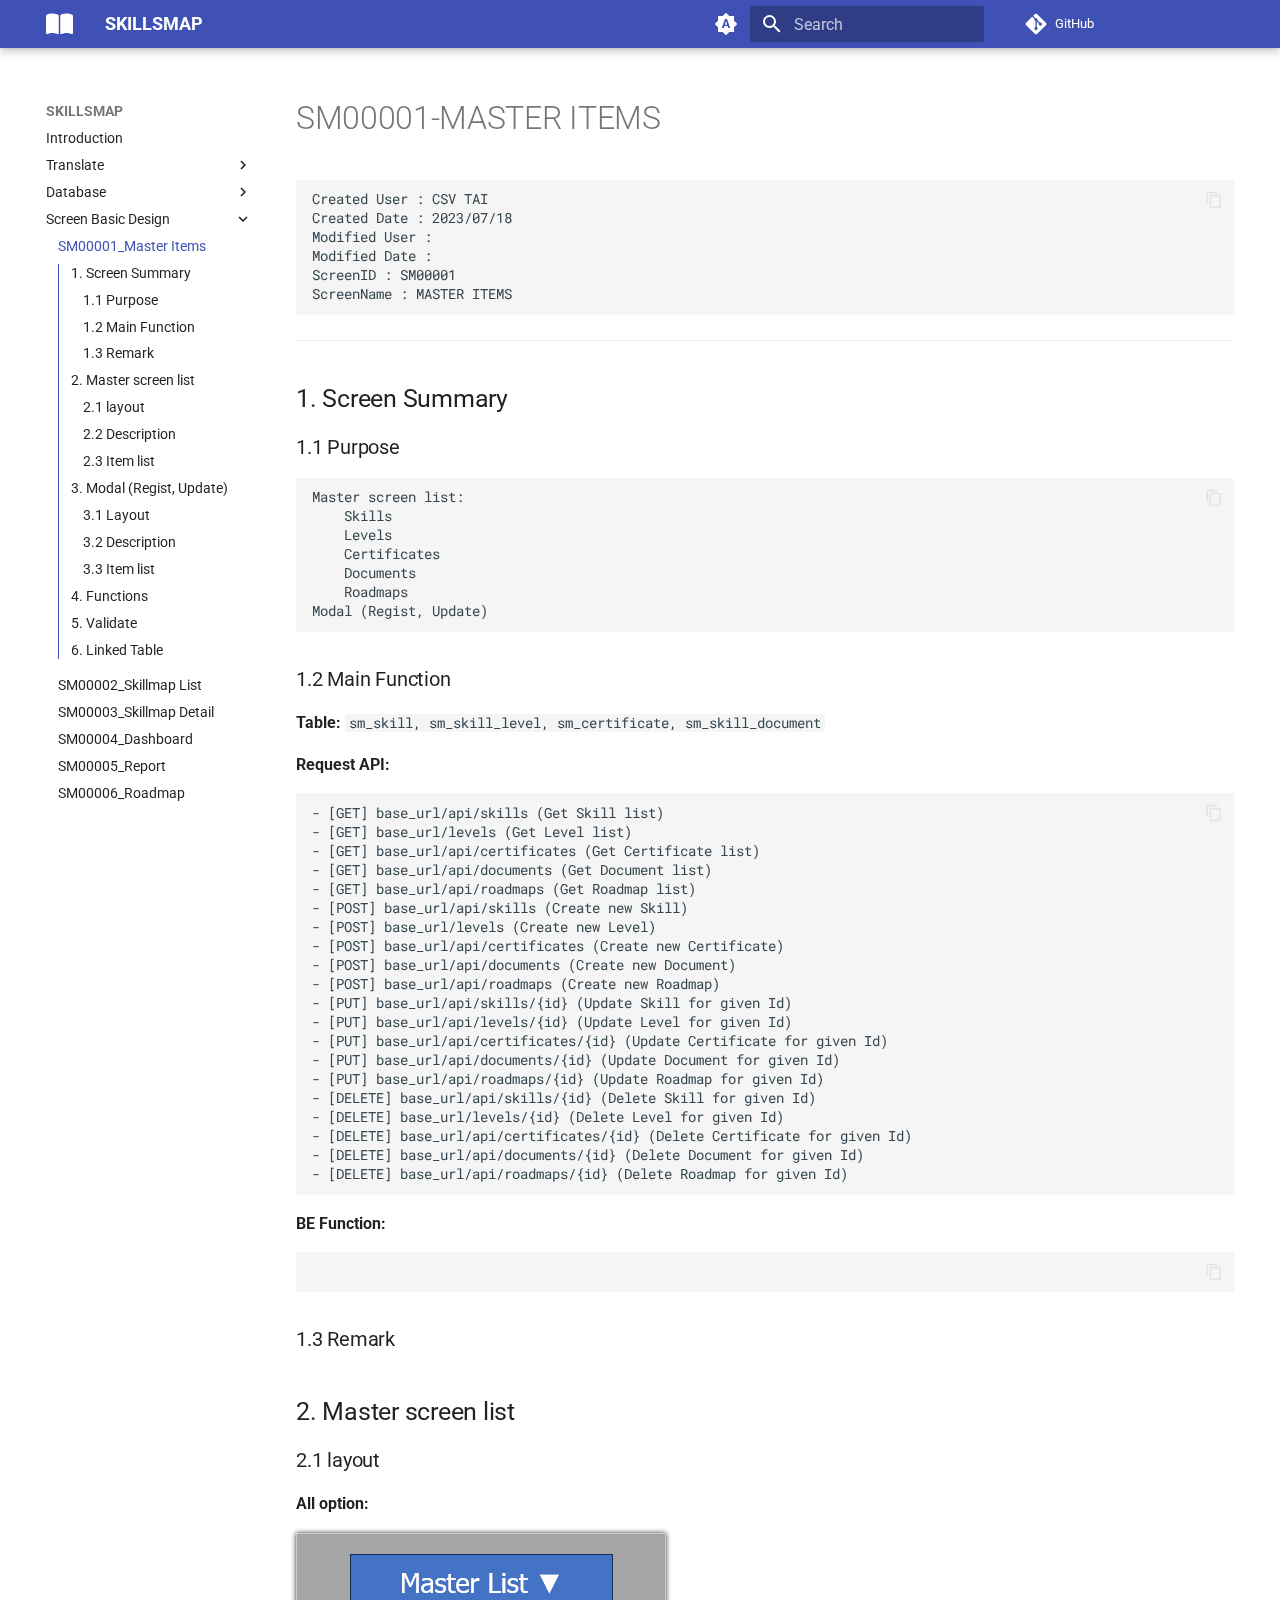
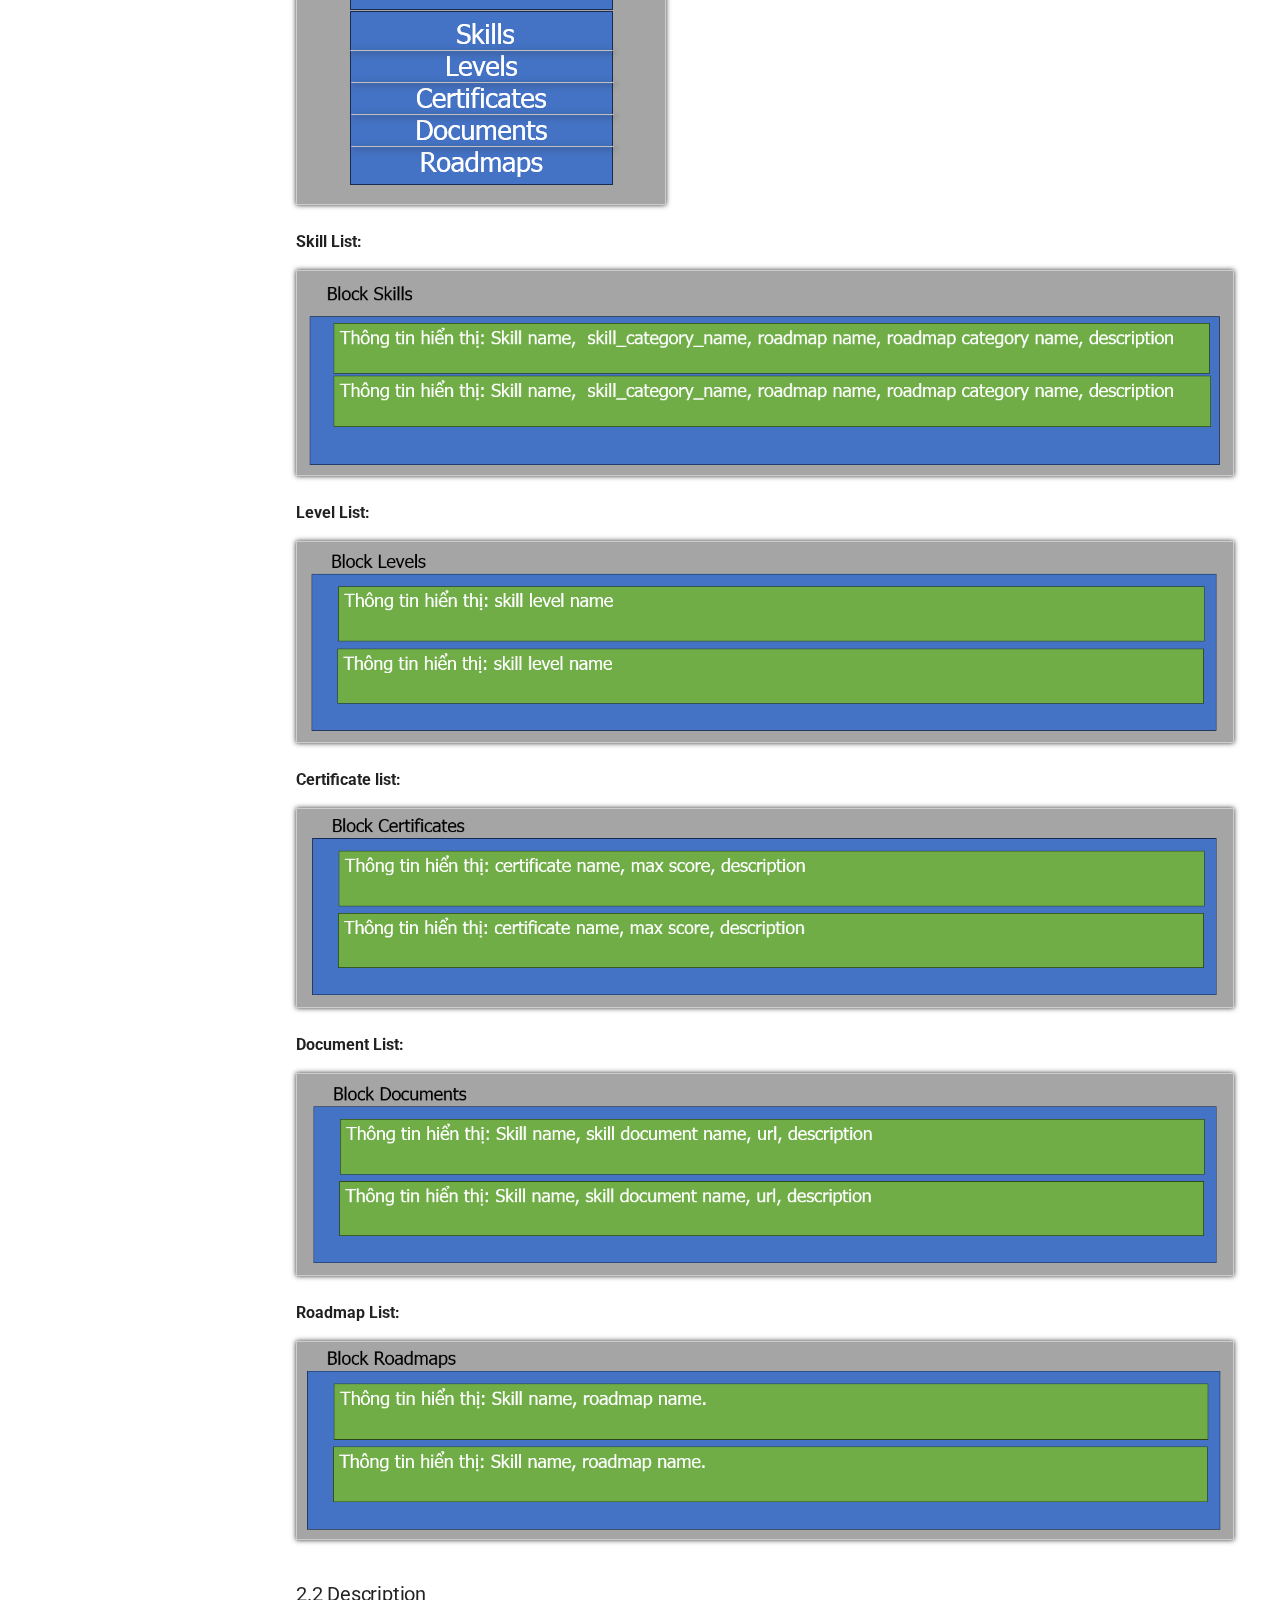
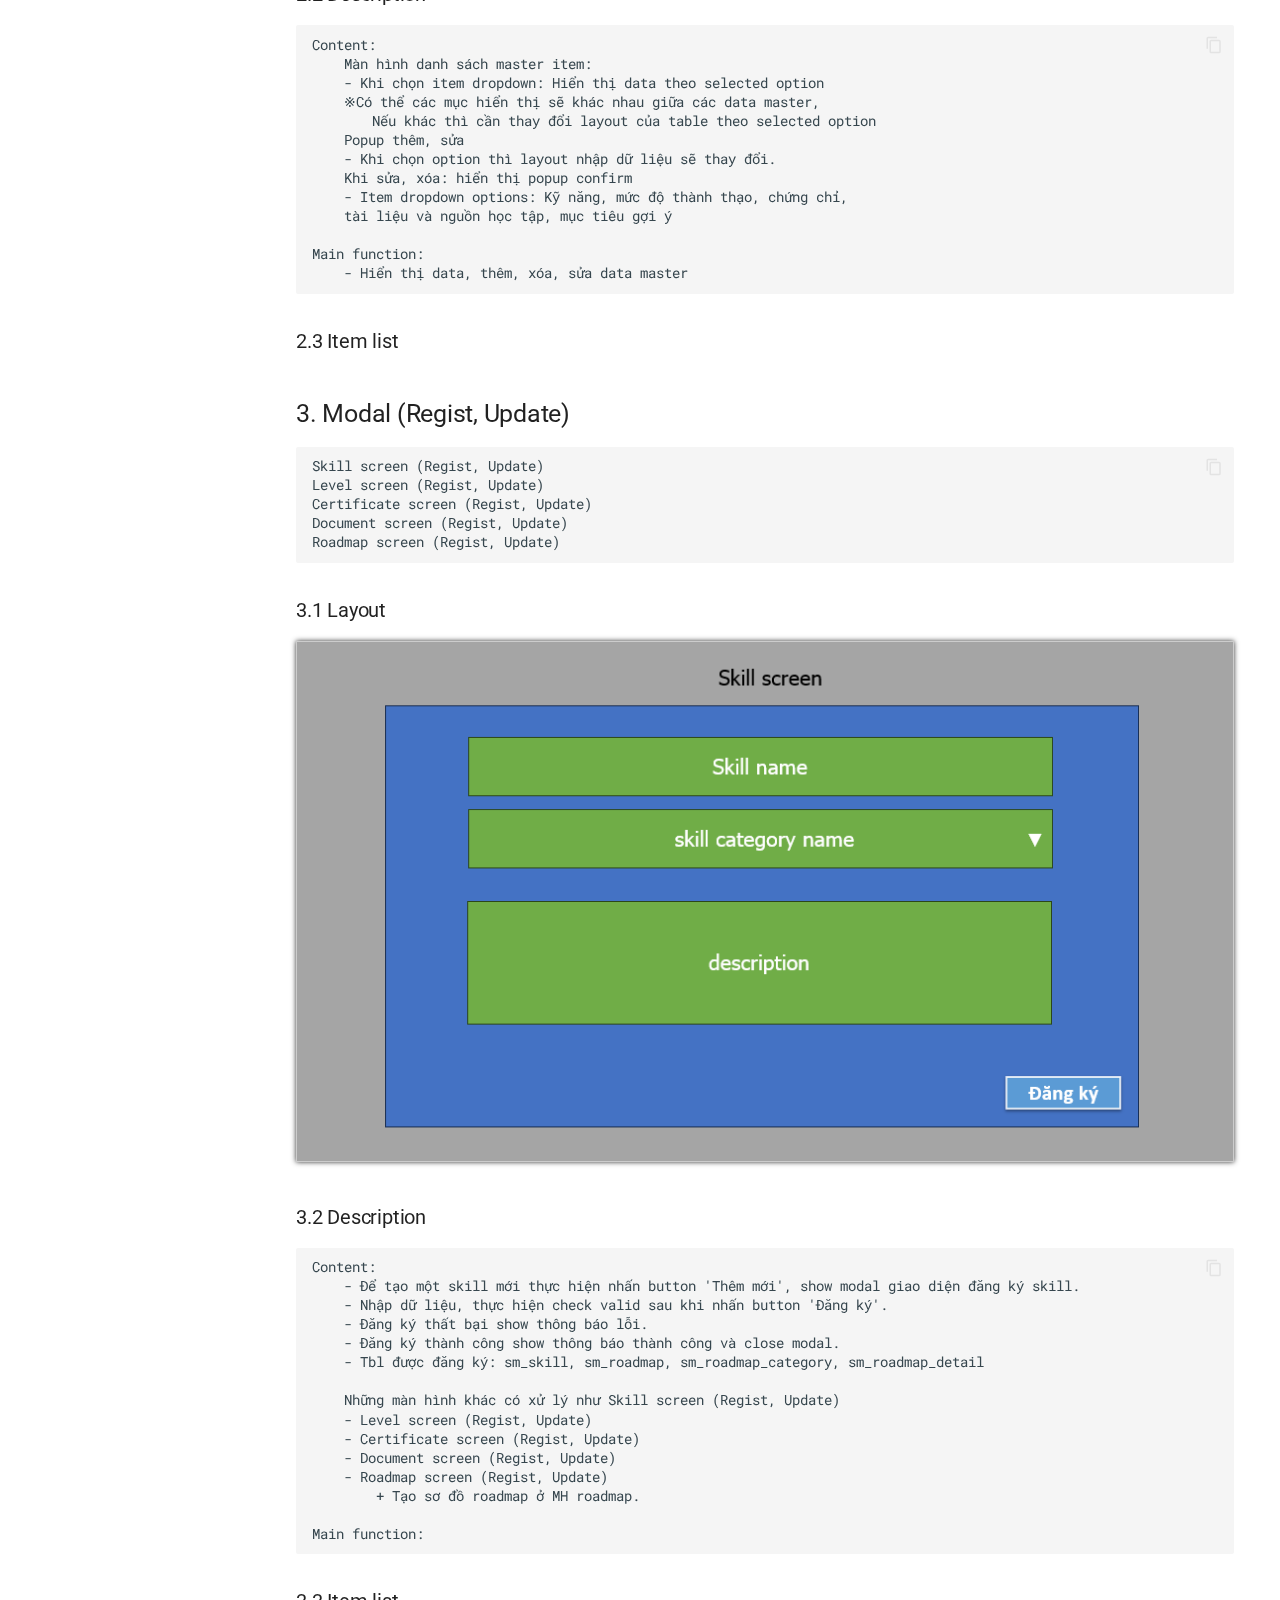
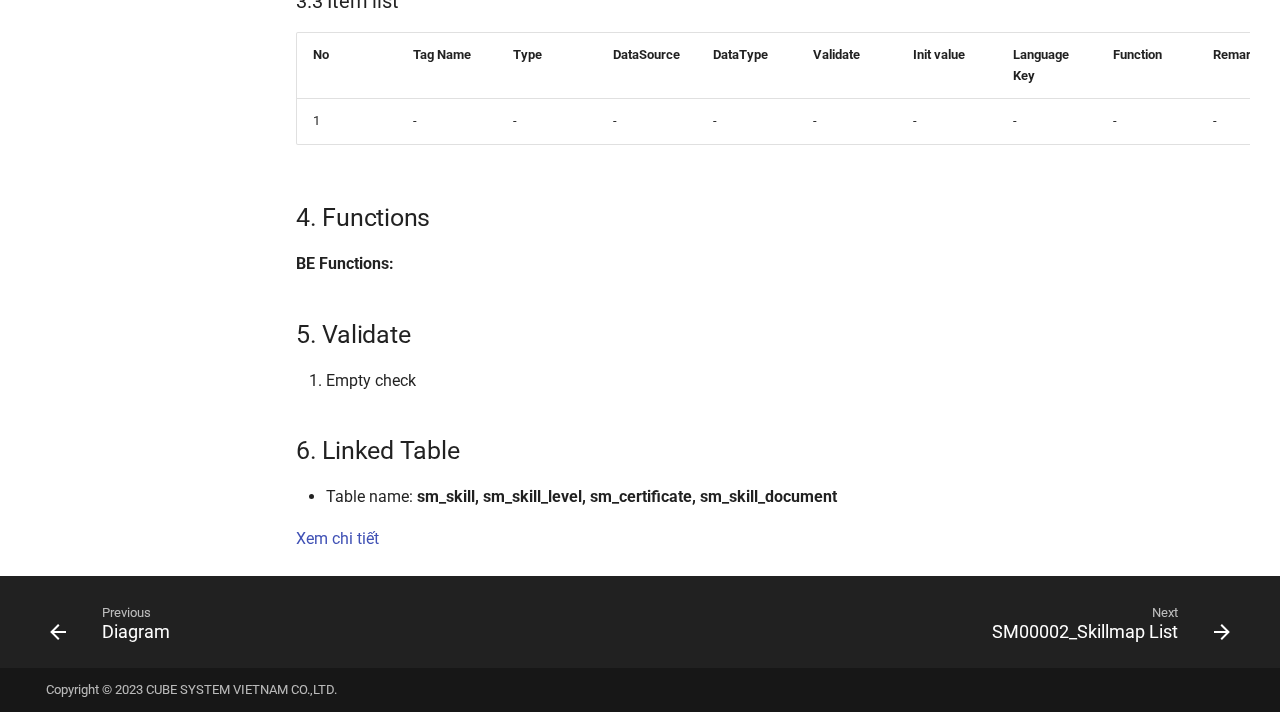
<file: screen/sm00001_MasterItems/index.html>
<!doctype html>
<html lang="en" class="no-js">
  <head>
    
      <meta charset="utf-8">
      <meta name="viewport" content="width=device-width,initial-scale=1">
      
      
      
        <link rel="canonical" href="http://anh-tqt95.github.io/screen/sm00001_MasterItems/">
      
      
        <link rel="prev" href="../../database/diagram/">
      
      
        <link rel="next" href="../sm00002_Skillmap-list/">
      
      <link rel="icon" href="../../assets/images/favicon.png">
      <meta name="generator" content="mkdocs-1.4.3, mkdocs-material-9.1.18">
    
    
      
        <title>SM00001_Master Items - SKILLSMAP</title>
      
    
    
      <link rel="stylesheet" href="../../assets/stylesheets/main.26e3688c.min.css">
      
        
        <link rel="stylesheet" href="../../assets/stylesheets/palette.ecc896b0.min.css">
      
      

    
    
    
      
        
        
        <link rel="preconnect" href="https://fonts.gstatic.com" crossorigin>
        <link rel="stylesheet" href="https://fonts.googleapis.com/css?family=Roboto:300,300i,400,400i,700,700i%7CRoboto+Mono:400,400i,700,700i&display=fallback">
        <style>:root{--md-text-font:"Roboto";--md-code-font:"Roboto Mono"}</style>
      
    
    
      <link rel="stylesheet" href="../../assets/css/style.css">
    
    <script>__md_scope=new URL("../..",location),__md_hash=e=>[...e].reduce((e,_)=>(e<<5)-e+_.charCodeAt(0),0),__md_get=(e,_=localStorage,t=__md_scope)=>JSON.parse(_.getItem(t.pathname+"."+e)),__md_set=(e,_,t=localStorage,a=__md_scope)=>{try{t.setItem(a.pathname+"."+e,JSON.stringify(_))}catch(e){}}</script>
    
      

    
    
    
  </head>
  
  
    
    
      
    
    
    
    
    <body dir="ltr" data-md-color-scheme="default" data-md-color-primary="indigo" data-md-color-accent="indigo">
  
    
    
      <script>var palette=__md_get("__palette");if(palette&&"object"==typeof palette.color)for(var key of Object.keys(palette.color))document.body.setAttribute("data-md-color-"+key,palette.color[key])</script>
    
    <input class="md-toggle" data-md-toggle="drawer" type="checkbox" id="__drawer" autocomplete="off">
    <input class="md-toggle" data-md-toggle="search" type="checkbox" id="__search" autocomplete="off">
    <label class="md-overlay" for="__drawer"></label>
    <div data-md-component="skip">
      
        
        <a href="#sm00001-master-items" class="md-skip">
          Skip to content
        </a>
      
    </div>
    <div data-md-component="announce">
      
    </div>
    
    
      

  

<header class="md-header md-header--shadow" data-md-component="header">
  <nav class="md-header__inner md-grid" aria-label="Header">
    <a href="../.." title="SKILLSMAP" class="md-header__button md-logo" aria-label="SKILLSMAP" data-md-component="logo">
      
  
  <svg xmlns="http://www.w3.org/2000/svg" viewBox="0 0 576 512"><!--! Font Awesome Free 6.4.0 by @fontawesome - https://fontawesome.com License - https://fontawesome.com/license/free (Icons: CC BY 4.0, Fonts: SIL OFL 1.1, Code: MIT License) Copyright 2023 Fonticons, Inc.--><path d="M249.6 471.5c10.8 3.8 22.4-4.1 22.4-15.5V78.6c0-4.2-1.6-8.4-5-11C247.4 52 202.4 32 144 32 93.5 32 46.3 45.3 18.1 56.1 6.8 60.5 0 71.7 0 83.8v370.3c0 11.9 12.8 20.2 24.1 16.5C55.6 460.1 105.5 448 144 448c33.9 0 79 14 105.6 23.5zm76.8 0C353 462 398.1 448 432 448c38.5 0 88.4 12.1 119.9 22.6 11.3 3.8 24.1-4.6 24.1-16.5V83.8c0-12.1-6.8-23.3-18.1-27.6C529.7 45.3 482.5 32 432 32c-58.4 0-103.4 20-123 35.6-3.3 2.6-5 6.8-5 11V456c0 11.4 11.7 19.3 22.4 15.5z"/></svg>

    </a>
    <label class="md-header__button md-icon" for="__drawer">
      <svg xmlns="http://www.w3.org/2000/svg" viewBox="0 0 24 24"><path d="M3 6h18v2H3V6m0 5h18v2H3v-2m0 5h18v2H3v-2Z"/></svg>
    </label>
    <div class="md-header__title" data-md-component="header-title">
      <div class="md-header__ellipsis">
        <div class="md-header__topic">
          <span class="md-ellipsis">
            SKILLSMAP
          </span>
        </div>
        <div class="md-header__topic" data-md-component="header-topic">
          <span class="md-ellipsis">
            
              SM00001_Master Items
            
          </span>
        </div>
      </div>
    </div>
    
      
        <form class="md-header__option" data-md-component="palette">
          
            
            
            
            <input class="md-option" data-md-color-media="(prefers-color-scheme)" data-md-color-scheme="default" data-md-color-primary="indigo" data-md-color-accent="indigo"  aria-label="Switch to light mode"  type="radio" name="__palette" id="__palette_1">
            
              <label class="md-header__button md-icon" title="Switch to light mode" for="__palette_3" hidden>
                <svg xmlns="http://www.w3.org/2000/svg" viewBox="0 0 24 24"><path d="m14.3 16-.7-2h-3.2l-.7 2H7.8L11 7h2l3.2 9h-1.9M20 8.69V4h-4.69L12 .69 8.69 4H4v4.69L.69 12 4 15.31V20h4.69L12 23.31 15.31 20H20v-4.69L23.31 12 20 8.69m-9.15 3.96h2.3L12 9l-1.15 3.65Z"/></svg>
              </label>
            
          
            
            
            
            <input class="md-option" data-md-color-media="(prefers-color-scheme: light)" data-md-color-scheme="default" data-md-color-primary="indigo" data-md-color-accent="indigo"  aria-label="Switch to dark mode"  type="radio" name="__palette" id="__palette_2">
            
              <label class="md-header__button md-icon" title="Switch to dark mode" for="__palette_1" hidden>
                <svg xmlns="http://www.w3.org/2000/svg" viewBox="0 0 24 24"><path d="M12 8a4 4 0 0 0-4 4 4 4 0 0 0 4 4 4 4 0 0 0 4-4 4 4 0 0 0-4-4m0 10a6 6 0 0 1-6-6 6 6 0 0 1 6-6 6 6 0 0 1 6 6 6 6 0 0 1-6 6m8-9.31V4h-4.69L12 .69 8.69 4H4v4.69L.69 12 4 15.31V20h4.69L12 23.31 15.31 20H20v-4.69L23.31 12 20 8.69Z"/></svg>
              </label>
            
          
            
            
            
            <input class="md-option" data-md-color-media="(prefers-color-scheme: dark)" data-md-color-scheme="slate" data-md-color-primary="indigo" data-md-color-accent="indigo"  aria-label="Switch to system preference"  type="radio" name="__palette" id="__palette_3">
            
              <label class="md-header__button md-icon" title="Switch to system preference" for="__palette_2" hidden>
                <svg xmlns="http://www.w3.org/2000/svg" viewBox="0 0 24 24"><path d="M12 18c-.89 0-1.74-.2-2.5-.55C11.56 16.5 13 14.42 13 12c0-2.42-1.44-4.5-3.5-5.45C10.26 6.2 11.11 6 12 6a6 6 0 0 1 6 6 6 6 0 0 1-6 6m8-9.31V4h-4.69L12 .69 8.69 4H4v4.69L.69 12 4 15.31V20h4.69L12 23.31 15.31 20H20v-4.69L23.31 12 20 8.69Z"/></svg>
              </label>
            
          
        </form>
      
    
    
    
      <label class="md-header__button md-icon" for="__search">
        <svg xmlns="http://www.w3.org/2000/svg" viewBox="0 0 24 24"><path d="M9.5 3A6.5 6.5 0 0 1 16 9.5c0 1.61-.59 3.09-1.56 4.23l.27.27h.79l5 5-1.5 1.5-5-5v-.79l-.27-.27A6.516 6.516 0 0 1 9.5 16 6.5 6.5 0 0 1 3 9.5 6.5 6.5 0 0 1 9.5 3m0 2C7 5 5 7 5 9.5S7 14 9.5 14 14 12 14 9.5 12 5 9.5 5Z"/></svg>
      </label>
      <div class="md-search" data-md-component="search" role="dialog">
  <label class="md-search__overlay" for="__search"></label>
  <div class="md-search__inner" role="search">
    <form class="md-search__form" name="search">
      <input type="text" class="md-search__input" name="query" aria-label="Search" placeholder="Search" autocapitalize="off" autocorrect="off" autocomplete="off" spellcheck="false" data-md-component="search-query" required>
      <label class="md-search__icon md-icon" for="__search">
        <svg xmlns="http://www.w3.org/2000/svg" viewBox="0 0 24 24"><path d="M9.5 3A6.5 6.5 0 0 1 16 9.5c0 1.61-.59 3.09-1.56 4.23l.27.27h.79l5 5-1.5 1.5-5-5v-.79l-.27-.27A6.516 6.516 0 0 1 9.5 16 6.5 6.5 0 0 1 3 9.5 6.5 6.5 0 0 1 9.5 3m0 2C7 5 5 7 5 9.5S7 14 9.5 14 14 12 14 9.5 12 5 9.5 5Z"/></svg>
        <svg xmlns="http://www.w3.org/2000/svg" viewBox="0 0 24 24"><path d="M20 11v2H8l5.5 5.5-1.42 1.42L4.16 12l7.92-7.92L13.5 5.5 8 11h12Z"/></svg>
      </label>
      <nav class="md-search__options" aria-label="Search">
        
        <button type="reset" class="md-search__icon md-icon" title="Clear" aria-label="Clear" tabindex="-1">
          <svg xmlns="http://www.w3.org/2000/svg" viewBox="0 0 24 24"><path d="M19 6.41 17.59 5 12 10.59 6.41 5 5 6.41 10.59 12 5 17.59 6.41 19 12 13.41 17.59 19 19 17.59 13.41 12 19 6.41Z"/></svg>
        </button>
      </nav>
      
    </form>
    <div class="md-search__output">
      <div class="md-search__scrollwrap" data-md-scrollfix>
        <div class="md-search-result" data-md-component="search-result">
          <div class="md-search-result__meta">
            Initializing search
          </div>
          <ol class="md-search-result__list" role="presentation"></ol>
        </div>
      </div>
    </div>
  </div>
</div>
    
    
      <div class="md-header__source">
        <a href="https://github.com/anh-tqt95/anh-tqt95.github.io/" title="Go to repository" class="md-source" data-md-component="source">
  <div class="md-source__icon md-icon">
    
    <svg xmlns="http://www.w3.org/2000/svg" viewBox="0 0 448 512"><!--! Font Awesome Free 6.4.0 by @fontawesome - https://fontawesome.com License - https://fontawesome.com/license/free (Icons: CC BY 4.0, Fonts: SIL OFL 1.1, Code: MIT License) Copyright 2023 Fonticons, Inc.--><path d="M439.55 236.05 244 40.45a28.87 28.87 0 0 0-40.81 0l-40.66 40.63 51.52 51.52c27.06-9.14 52.68 16.77 43.39 43.68l49.66 49.66c34.23-11.8 61.18 31 35.47 56.69-26.49 26.49-70.21-2.87-56-37.34L240.22 199v121.85c25.3 12.54 22.26 41.85 9.08 55a34.34 34.34 0 0 1-48.55 0c-17.57-17.6-11.07-46.91 11.25-56v-123c-20.8-8.51-24.6-30.74-18.64-45L142.57 101 8.45 235.14a28.86 28.86 0 0 0 0 40.81l195.61 195.6a28.86 28.86 0 0 0 40.8 0l194.69-194.69a28.86 28.86 0 0 0 0-40.81z"/></svg>
  </div>
  <div class="md-source__repository">
    GitHub
  </div>
</a>
      </div>
    
  </nav>
  
</header>
    
    <div class="md-container" data-md-component="container">
      
      
        
          
        
      
      <main class="md-main" data-md-component="main">
        <div class="md-main__inner md-grid">
          
            
              
              <div class="md-sidebar md-sidebar--primary" data-md-component="sidebar" data-md-type="navigation" >
                <div class="md-sidebar__scrollwrap">
                  <div class="md-sidebar__inner">
                    


  

<nav class="md-nav md-nav--primary md-nav--integrated" aria-label="Navigation" data-md-level="0">
  <label class="md-nav__title" for="__drawer">
    <a href="../.." title="SKILLSMAP" class="md-nav__button md-logo" aria-label="SKILLSMAP" data-md-component="logo">
      
  
  <svg xmlns="http://www.w3.org/2000/svg" viewBox="0 0 576 512"><!--! Font Awesome Free 6.4.0 by @fontawesome - https://fontawesome.com License - https://fontawesome.com/license/free (Icons: CC BY 4.0, Fonts: SIL OFL 1.1, Code: MIT License) Copyright 2023 Fonticons, Inc.--><path d="M249.6 471.5c10.8 3.8 22.4-4.1 22.4-15.5V78.6c0-4.2-1.6-8.4-5-11C247.4 52 202.4 32 144 32 93.5 32 46.3 45.3 18.1 56.1 6.8 60.5 0 71.7 0 83.8v370.3c0 11.9 12.8 20.2 24.1 16.5C55.6 460.1 105.5 448 144 448c33.9 0 79 14 105.6 23.5zm76.8 0C353 462 398.1 448 432 448c38.5 0 88.4 12.1 119.9 22.6 11.3 3.8 24.1-4.6 24.1-16.5V83.8c0-12.1-6.8-23.3-18.1-27.6C529.7 45.3 482.5 32 432 32c-58.4 0-103.4 20-123 35.6-3.3 2.6-5 6.8-5 11V456c0 11.4 11.7 19.3 22.4 15.5z"/></svg>

    </a>
    SKILLSMAP
  </label>
  
    <div class="md-nav__source">
      <a href="https://github.com/anh-tqt95/anh-tqt95.github.io/" title="Go to repository" class="md-source" data-md-component="source">
  <div class="md-source__icon md-icon">
    
    <svg xmlns="http://www.w3.org/2000/svg" viewBox="0 0 448 512"><!--! Font Awesome Free 6.4.0 by @fontawesome - https://fontawesome.com License - https://fontawesome.com/license/free (Icons: CC BY 4.0, Fonts: SIL OFL 1.1, Code: MIT License) Copyright 2023 Fonticons, Inc.--><path d="M439.55 236.05 244 40.45a28.87 28.87 0 0 0-40.81 0l-40.66 40.63 51.52 51.52c27.06-9.14 52.68 16.77 43.39 43.68l49.66 49.66c34.23-11.8 61.18 31 35.47 56.69-26.49 26.49-70.21-2.87-56-37.34L240.22 199v121.85c25.3 12.54 22.26 41.85 9.08 55a34.34 34.34 0 0 1-48.55 0c-17.57-17.6-11.07-46.91 11.25-56v-123c-20.8-8.51-24.6-30.74-18.64-45L142.57 101 8.45 235.14a28.86 28.86 0 0 0 0 40.81l195.61 195.6a28.86 28.86 0 0 0 40.8 0l194.69-194.69a28.86 28.86 0 0 0 0-40.81z"/></svg>
  </div>
  <div class="md-source__repository">
    GitHub
  </div>
</a>
    </div>
  
  <ul class="md-nav__list" data-md-scrollfix>
    
      
      
      

  
  
  
    <li class="md-nav__item">
      <a href="../.." class="md-nav__link">
        Introduction
      </a>
    </li>
  

    
      
      
      

  
  
  
    
    <li class="md-nav__item md-nav__item--nested">
      
      
      
      
      <input class="md-nav__toggle md-toggle " type="checkbox" id="__nav_2" >
      
      
      
        <label class="md-nav__link" for="__nav_2" id="__nav_2_label" tabindex="0">
          Translate
          <span class="md-nav__icon md-icon"></span>
        </label>
      
      <nav class="md-nav" data-md-level="1" aria-labelledby="__nav_2_label" aria-expanded="false">
        <label class="md-nav__title" for="__nav_2">
          <span class="md-nav__icon md-icon"></span>
          Translate
        </label>
        <ul class="md-nav__list" data-md-scrollfix>
          
            
              
  
  
  
    <li class="md-nav__item">
      <a href="../../translate/screens/" class="md-nav__link">
        Screens
      </a>
    </li>
  

            
          
            
              
  
  
  
    <li class="md-nav__item">
      <a href="../../translate/messenger/" class="md-nav__link">
        Messenger
      </a>
    </li>
  

            
          
        </ul>
      </nav>
    </li>
  

    
      
      
      

  
  
  
    
    <li class="md-nav__item md-nav__item--nested">
      
      
      
      
      <input class="md-nav__toggle md-toggle " type="checkbox" id="__nav_3" >
      
      
      
        <label class="md-nav__link" for="__nav_3" id="__nav_3_label" tabindex="0">
          Database
          <span class="md-nav__icon md-icon"></span>
        </label>
      
      <nav class="md-nav" data-md-level="1" aria-labelledby="__nav_3_label" aria-expanded="false">
        <label class="md-nav__title" for="__nav_3">
          <span class="md-nav__icon md-icon"></span>
          Database
        </label>
        <ul class="md-nav__list" data-md-scrollfix>
          
            
              
  
  
  
    <li class="md-nav__item">
      <a href="../../database/general/" class="md-nav__link">
        General
      </a>
    </li>
  

            
          
            
              
  
  
  
    <li class="md-nav__item">
      <a href="../../database/diagram/" class="md-nav__link">
        Diagram
      </a>
    </li>
  

            
          
        </ul>
      </nav>
    </li>
  

    
      
      
      

  
  
    
  
  
    
    <li class="md-nav__item md-nav__item--active md-nav__item--nested">
      
      
      
      
      <input class="md-nav__toggle md-toggle " type="checkbox" id="__nav_4" checked>
      
      
      
        <label class="md-nav__link" for="__nav_4" id="__nav_4_label" tabindex="0">
          Screen Basic Design
          <span class="md-nav__icon md-icon"></span>
        </label>
      
      <nav class="md-nav" data-md-level="1" aria-labelledby="__nav_4_label" aria-expanded="true">
        <label class="md-nav__title" for="__nav_4">
          <span class="md-nav__icon md-icon"></span>
          Screen Basic Design
        </label>
        <ul class="md-nav__list" data-md-scrollfix>
          
            
              
  
  
    
  
  
    <li class="md-nav__item md-nav__item--active">
      
      <input class="md-nav__toggle md-toggle" type="checkbox" id="__toc">
      
      
        
      
      
        <label class="md-nav__link md-nav__link--active" for="__toc">
          SM00001_Master Items
          <span class="md-nav__icon md-icon"></span>
        </label>
      
      <a href="./" class="md-nav__link md-nav__link--active">
        SM00001_Master Items
      </a>
      
        

<nav class="md-nav md-nav--secondary" aria-label="Table of contents">
  
  
  
    
  
  
    <label class="md-nav__title" for="__toc">
      <span class="md-nav__icon md-icon"></span>
      Table of contents
    </label>
    <ul class="md-nav__list" data-md-component="toc" data-md-scrollfix>
      
        <li class="md-nav__item">
  <a href="#1-screen-summary" class="md-nav__link">
    1. Screen Summary
  </a>
  
    <nav class="md-nav" aria-label="1. Screen Summary">
      <ul class="md-nav__list">
        
          <li class="md-nav__item">
  <a href="#11-purpose" class="md-nav__link">
    1.1 Purpose
  </a>
  
</li>
        
          <li class="md-nav__item">
  <a href="#12-main-function" class="md-nav__link">
    1.2 Main Function
  </a>
  
</li>
        
          <li class="md-nav__item">
  <a href="#13-remark" class="md-nav__link">
    1.3 Remark
  </a>
  
</li>
        
      </ul>
    </nav>
  
</li>
      
        <li class="md-nav__item">
  <a href="#2-master-screen-list" class="md-nav__link">
    2. Master screen list
  </a>
  
    <nav class="md-nav" aria-label="2. Master screen list">
      <ul class="md-nav__list">
        
          <li class="md-nav__item">
  <a href="#21-layout" class="md-nav__link">
    2.1 layout
  </a>
  
</li>
        
          <li class="md-nav__item">
  <a href="#22-description" class="md-nav__link">
    2.2 Description
  </a>
  
</li>
        
          <li class="md-nav__item">
  <a href="#23-item-list" class="md-nav__link">
    2.3 Item list
  </a>
  
</li>
        
      </ul>
    </nav>
  
</li>
      
        <li class="md-nav__item">
  <a href="#3-modal-regist-update" class="md-nav__link">
    3. Modal (Regist, Update)
  </a>
  
    <nav class="md-nav" aria-label="3. Modal (Regist, Update)">
      <ul class="md-nav__list">
        
          <li class="md-nav__item">
  <a href="#31-layout" class="md-nav__link">
    3.1 Layout
  </a>
  
</li>
        
          <li class="md-nav__item">
  <a href="#32-description" class="md-nav__link">
    3.2 Description
  </a>
  
</li>
        
          <li class="md-nav__item">
  <a href="#33-item-list" class="md-nav__link">
    3.3 Item list
  </a>
  
</li>
        
      </ul>
    </nav>
  
</li>
      
        <li class="md-nav__item">
  <a href="#4-functions" class="md-nav__link">
    4. Functions
  </a>
  
</li>
      
        <li class="md-nav__item">
  <a href="#5-validate" class="md-nav__link">
    5. Validate
  </a>
  
</li>
      
        <li class="md-nav__item">
  <a href="#6-linked-table" class="md-nav__link">
    6. Linked Table
  </a>
  
</li>
      
    </ul>
  
</nav>
      
    </li>
  

            
          
            
              
  
  
  
    <li class="md-nav__item">
      <a href="../sm00002_Skillmap-list/" class="md-nav__link">
        SM00002_Skillmap List
      </a>
    </li>
  

            
          
            
              
  
  
  
    <li class="md-nav__item">
      <a href="../sm00003_Skillmap-detail/" class="md-nav__link">
        SM00003_Skillmap Detail
      </a>
    </li>
  

            
          
            
              
  
  
  
    <li class="md-nav__item">
      <a href="../sm00004_Dashboard/" class="md-nav__link">
        SM00004_Dashboard
      </a>
    </li>
  

            
          
            
              
  
  
  
    <li class="md-nav__item">
      <a href="../sm00005_Report/" class="md-nav__link">
        SM00005_Report
      </a>
    </li>
  

            
          
            
              
  
  
  
    <li class="md-nav__item">
      <a href="../sm00006_Roadmap/" class="md-nav__link">
        SM00006_Roadmap
      </a>
    </li>
  

            
          
        </ul>
      </nav>
    </li>
  

    
  </ul>
</nav>
                  </div>
                </div>
              </div>
            
            
          
          
            <div class="md-content" data-md-component="content">
              <article class="md-content__inner md-typeset">
                
                  

  
  


<h1 id="sm00001-master-items">SM00001-MASTER ITEMS</h1>
<div class="highlight"><pre><span></span><code><a id="__codelineno-0-1" name="__codelineno-0-1" href="#__codelineno-0-1"></a>Created User : CSV TAI
<a id="__codelineno-0-2" name="__codelineno-0-2" href="#__codelineno-0-2"></a>Created Date : 2023/07/18
<a id="__codelineno-0-3" name="__codelineno-0-3" href="#__codelineno-0-3"></a>Modified User :
<a id="__codelineno-0-4" name="__codelineno-0-4" href="#__codelineno-0-4"></a>Modified Date :
<a id="__codelineno-0-5" name="__codelineno-0-5" href="#__codelineno-0-5"></a>ScreenID : SM00001
<a id="__codelineno-0-6" name="__codelineno-0-6" href="#__codelineno-0-6"></a>ScreenName : MASTER ITEMS
</code></pre></div>
<hr />
<h2 id="1-screen-summary"><strong>1. Screen Summary</strong></h2>
<h3 id="11-purpose">1.1 Purpose</h3>
<div class="highlight"><pre><span></span><code><a id="__codelineno-1-1" name="__codelineno-1-1" href="#__codelineno-1-1"></a>Master screen list:
<a id="__codelineno-1-2" name="__codelineno-1-2" href="#__codelineno-1-2"></a>    Skills
<a id="__codelineno-1-3" name="__codelineno-1-3" href="#__codelineno-1-3"></a>    Levels
<a id="__codelineno-1-4" name="__codelineno-1-4" href="#__codelineno-1-4"></a>    Certificates
<a id="__codelineno-1-5" name="__codelineno-1-5" href="#__codelineno-1-5"></a>    Documents
<a id="__codelineno-1-6" name="__codelineno-1-6" href="#__codelineno-1-6"></a>    Roadmaps
<a id="__codelineno-1-7" name="__codelineno-1-7" href="#__codelineno-1-7"></a>Modal (Regist, Update)
</code></pre></div>
<h3 id="12-main-function">1.2 Main Function</h3>
<p><strong>Table:</strong> <code>sm_skill, sm_skill_level, sm_certificate, sm_skill_document</code></p>
<p><strong>Request API:</strong>
<div class="highlight"><pre><span></span><code><a id="__codelineno-2-1" name="__codelineno-2-1" href="#__codelineno-2-1"></a>- [GET] base_url/api/skills (Get Skill list)
<a id="__codelineno-2-2" name="__codelineno-2-2" href="#__codelineno-2-2"></a>- [GET] base_url/levels (Get Level list)
<a id="__codelineno-2-3" name="__codelineno-2-3" href="#__codelineno-2-3"></a>- [GET] base_url/api/certificates (Get Certificate list)
<a id="__codelineno-2-4" name="__codelineno-2-4" href="#__codelineno-2-4"></a>- [GET] base_url/api/documents (Get Document list)
<a id="__codelineno-2-5" name="__codelineno-2-5" href="#__codelineno-2-5"></a>- [GET] base_url/api/roadmaps (Get Roadmap list)
<a id="__codelineno-2-6" name="__codelineno-2-6" href="#__codelineno-2-6"></a>- [POST] base_url/api/skills (Create new Skill)
<a id="__codelineno-2-7" name="__codelineno-2-7" href="#__codelineno-2-7"></a>- [POST] base_url/levels (Create new Level)
<a id="__codelineno-2-8" name="__codelineno-2-8" href="#__codelineno-2-8"></a>- [POST] base_url/api/certificates (Create new Certificate)
<a id="__codelineno-2-9" name="__codelineno-2-9" href="#__codelineno-2-9"></a>- [POST] base_url/api/documents (Create new Document)
<a id="__codelineno-2-10" name="__codelineno-2-10" href="#__codelineno-2-10"></a>- [POST] base_url/api/roadmaps (Create new Roadmap)
<a id="__codelineno-2-11" name="__codelineno-2-11" href="#__codelineno-2-11"></a>- [PUT] base_url/api/skills/{id} (Update Skill for given Id)
<a id="__codelineno-2-12" name="__codelineno-2-12" href="#__codelineno-2-12"></a>- [PUT] base_url/api/levels/{id} (Update Level for given Id)
<a id="__codelineno-2-13" name="__codelineno-2-13" href="#__codelineno-2-13"></a>- [PUT] base_url/api/certificates/{id} (Update Certificate for given Id)
<a id="__codelineno-2-14" name="__codelineno-2-14" href="#__codelineno-2-14"></a>- [PUT] base_url/api/documents/{id} (Update Document for given Id)
<a id="__codelineno-2-15" name="__codelineno-2-15" href="#__codelineno-2-15"></a>- [PUT] base_url/api/roadmaps/{id} (Update Roadmap for given Id)
<a id="__codelineno-2-16" name="__codelineno-2-16" href="#__codelineno-2-16"></a>- [DELETE] base_url/api/skills/{id} (Delete Skill for given Id)
<a id="__codelineno-2-17" name="__codelineno-2-17" href="#__codelineno-2-17"></a>- [DELETE] base_url/levels/{id} (Delete Level for given Id)
<a id="__codelineno-2-18" name="__codelineno-2-18" href="#__codelineno-2-18"></a>- [DELETE] base_url/api/certificates/{id} (Delete Certificate for given Id)
<a id="__codelineno-2-19" name="__codelineno-2-19" href="#__codelineno-2-19"></a>- [DELETE] base_url/api/documents/{id} (Delete Document for given Id)
<a id="__codelineno-2-20" name="__codelineno-2-20" href="#__codelineno-2-20"></a>- [DELETE] base_url/api/roadmaps/{id} (Delete Roadmap for given Id)
</code></pre></div>
<strong>BE Function:</strong>
<div class="highlight"><pre><span></span><code><a id="__codelineno-3-1" name="__codelineno-3-1" href="#__codelineno-3-1"></a>
</code></pre></div></p>
<h3 id="13-remark">1.3 Remark</h3>
<h2 id="2-master-screen-list"><strong>2. Master screen list </strong></h2>
<h3 id="21-layout">2.1 layout</h3>
<p><strong>All option:</strong></p>
<p><img alt="alt text" src="../../assets/images/sm00001/option-master.png" /></p>
<p><strong>Skill List:</strong></p>
<p><img alt="alt text" src="../../assets/images/sm00001/skill-list.png" /></p>
<p><strong>Level List:</strong></p>
<p><img alt="alt text" src="../../assets/images/sm00001/level-list.png" /></p>
<p><strong>Certificate list:</strong></p>
<p><img alt="alt text" src="../../assets/images/sm00001/certificate-list.png" /></p>
<p><strong>Document List:</strong></p>
<p><img alt="alt text" src="../../assets/images/sm00001/document-list.png" /></p>
<p><strong>Roadmap List:</strong></p>
<p><img alt="alt text" src="../../assets/images/sm00001/roadmap-list.png" /></p>
<h3 id="22-description">2.2 Description</h3>
<div class="highlight"><pre><span></span><code><a id="__codelineno-4-1" name="__codelineno-4-1" href="#__codelineno-4-1"></a>Content:
<a id="__codelineno-4-2" name="__codelineno-4-2" href="#__codelineno-4-2"></a>    Màn hình danh sách master item: 
<a id="__codelineno-4-3" name="__codelineno-4-3" href="#__codelineno-4-3"></a>    - Khi chọn item dropdown: Hiển thị data theo selected option    
<a id="__codelineno-4-4" name="__codelineno-4-4" href="#__codelineno-4-4"></a>    ※Có thể các mục hiển thị sẽ khác nhau giữa các data master,     
<a id="__codelineno-4-5" name="__codelineno-4-5" href="#__codelineno-4-5"></a>    　　Nếu khác thì cần thay đổi layout của table theo selected option   
<a id="__codelineno-4-6" name="__codelineno-4-6" href="#__codelineno-4-6"></a>    Popup thêm, sửa 
<a id="__codelineno-4-7" name="__codelineno-4-7" href="#__codelineno-4-7"></a>    - Khi chọn option thì layout nhập dữ liệu sẽ thay đổi.  
<a id="__codelineno-4-8" name="__codelineno-4-8" href="#__codelineno-4-8"></a>    Khi sửa, xóa: hiển thị popup confirm    
<a id="__codelineno-4-9" name="__codelineno-4-9" href="#__codelineno-4-9"></a>    - Item dropdown options: Kỹ năng, mức độ thành thạo, chứng chỉ,     
<a id="__codelineno-4-10" name="__codelineno-4-10" href="#__codelineno-4-10"></a>    tài liệu và nguồn học tập, mục tiêu gợi ý
<a id="__codelineno-4-11" name="__codelineno-4-11" href="#__codelineno-4-11"></a>
<a id="__codelineno-4-12" name="__codelineno-4-12" href="#__codelineno-4-12"></a>Main function:
<a id="__codelineno-4-13" name="__codelineno-4-13" href="#__codelineno-4-13"></a>    - Hiển thị data, thêm, xóa, sửa data master
</code></pre></div>
<h3 id="23-item-list">2.3 Item list</h3>
<h2 id="3-modal-regist-update"><strong>3. Modal (Regist, Update)</strong></h2>
<div class="highlight"><pre><span></span><code><a id="__codelineno-5-1" name="__codelineno-5-1" href="#__codelineno-5-1"></a>Skill screen (Regist, Update)
<a id="__codelineno-5-2" name="__codelineno-5-2" href="#__codelineno-5-2"></a>Level screen (Regist, Update)
<a id="__codelineno-5-3" name="__codelineno-5-3" href="#__codelineno-5-3"></a>Certificate screen (Regist, Update)
<a id="__codelineno-5-4" name="__codelineno-5-4" href="#__codelineno-5-4"></a>Document screen (Regist, Update)
<a id="__codelineno-5-5" name="__codelineno-5-5" href="#__codelineno-5-5"></a>Roadmap screen (Regist, Update)
</code></pre></div>
<h3 id="31-layout">3.1 Layout</h3>
<p><img alt="alt text" src="../../assets/images/sm00001/skill-regist-update.png" /></p>
<h3 id="32-description">3.2 Description</h3>
<div class="highlight"><pre><span></span><code><a id="__codelineno-6-1" name="__codelineno-6-1" href="#__codelineno-6-1"></a>Content:
<a id="__codelineno-6-2" name="__codelineno-6-2" href="#__codelineno-6-2"></a>    - Để tạo một skill mới thực hiện nhấn button &#39;Thêm mới&#39;, show modal giao diện đăng ký skill.
<a id="__codelineno-6-3" name="__codelineno-6-3" href="#__codelineno-6-3"></a>    - Nhập dữ liệu, thực hiện check valid sau khi nhấn button &#39;Đăng ký&#39;.
<a id="__codelineno-6-4" name="__codelineno-6-4" href="#__codelineno-6-4"></a>    - Đăng ký thất bại show thông báo lỗi.
<a id="__codelineno-6-5" name="__codelineno-6-5" href="#__codelineno-6-5"></a>    - Đăng ký thành công show thông báo thành công và close modal.
<a id="__codelineno-6-6" name="__codelineno-6-6" href="#__codelineno-6-6"></a>    - Tbl được đăng ký: sm_skill, sm_roadmap, sm_roadmap_category, sm_roadmap_detail
<a id="__codelineno-6-7" name="__codelineno-6-7" href="#__codelineno-6-7"></a>
<a id="__codelineno-6-8" name="__codelineno-6-8" href="#__codelineno-6-8"></a>    Những màn hình khác có xử lý như Skill screen (Regist, Update)
<a id="__codelineno-6-9" name="__codelineno-6-9" href="#__codelineno-6-9"></a>    - Level screen (Regist, Update)
<a id="__codelineno-6-10" name="__codelineno-6-10" href="#__codelineno-6-10"></a>    - Certificate screen (Regist, Update)
<a id="__codelineno-6-11" name="__codelineno-6-11" href="#__codelineno-6-11"></a>    - Document screen (Regist, Update)
<a id="__codelineno-6-12" name="__codelineno-6-12" href="#__codelineno-6-12"></a>    - Roadmap screen (Regist, Update)
<a id="__codelineno-6-13" name="__codelineno-6-13" href="#__codelineno-6-13"></a>        + Tạo sơ đồ roadmap ở MH roadmap.
<a id="__codelineno-6-14" name="__codelineno-6-14" href="#__codelineno-6-14"></a>
<a id="__codelineno-6-15" name="__codelineno-6-15" href="#__codelineno-6-15"></a>Main function:
</code></pre></div>
<h3 id="33-item-list">3.3 Item list</h3>
<table>
<thead>
<tr>
<th>No</th>
<th>Tag Name</th>
<th>Type</th>
<th>DataSource</th>
<th>DataType</th>
<th>Validate</th>
<th>Init value</th>
<th>Language Key</th>
<th>Function</th>
<th>Remark</th>
</tr>
</thead>
<tbody>
<tr>
<td>1</td>
<td>-</td>
<td>-</td>
<td>-</td>
<td>-</td>
<td>-</td>
<td>-</td>
<td>-</td>
<td>-</td>
<td>-</td>
</tr>
</tbody>
</table>
<h2 id="4-functions"><strong>4. Functions</strong></h2>
<p><strong>BE Functions:</strong></p>
<h2 id="5-validate"><strong>5. Validate</strong></h2>
<ol>
<li>Empty check</li>
</ol>
<h2 id="6-linked-table"><strong>6. Linked Table</strong></h2>
<ul>
<li>Table name: <strong>sm_skill, sm_skill_level, sm_certificate, sm_skill_document</strong></li>
</ul>
<p><a href="../../database/diagram/" title="Tables Diagram">Xem chi tiết</a></p>





                
              </article>
            </div>
          
          
        </div>
        
          <button type="button" class="md-top md-icon" data-md-component="top" hidden>
            <svg xmlns="http://www.w3.org/2000/svg" viewBox="0 0 24 24"><path d="M13 20h-2V8l-5.5 5.5-1.42-1.42L12 4.16l7.92 7.92-1.42 1.42L13 8v12Z"/></svg>
            Back to top
          </button>
        
      </main>
      
        <footer class="md-footer">
  
    
      
      <nav class="md-footer__inner md-grid" aria-label="Footer" >
        
          
          <a href="../../database/diagram/" class="md-footer__link md-footer__link--prev" aria-label="Previous: Diagram" rel="prev">
            <div class="md-footer__button md-icon">
              <svg xmlns="http://www.w3.org/2000/svg" viewBox="0 0 24 24"><path d="M20 11v2H8l5.5 5.5-1.42 1.42L4.16 12l7.92-7.92L13.5 5.5 8 11h12Z"/></svg>
            </div>
            <div class="md-footer__title">
              <span class="md-footer__direction">
                Previous
              </span>
              <div class="md-ellipsis">
                Diagram
              </div>
            </div>
          </a>
        
        
          
          <a href="../sm00002_Skillmap-list/" class="md-footer__link md-footer__link--next" aria-label="Next: SM00002_Skillmap List" rel="next">
            <div class="md-footer__title">
              <span class="md-footer__direction">
                Next
              </span>
              <div class="md-ellipsis">
                SM00002_Skillmap List
              </div>
            </div>
            <div class="md-footer__button md-icon">
              <svg xmlns="http://www.w3.org/2000/svg" viewBox="0 0 24 24"><path d="M4 11v2h12l-5.5 5.5 1.42 1.42L19.84 12l-7.92-7.92L10.5 5.5 16 11H4Z"/></svg>
            </div>
          </a>
        
      </nav>
    
  
  <div class="md-footer-meta md-typeset">
    <div class="md-footer-meta__inner md-grid">
      <div class="md-copyright">
  
    <div class="md-copyright__highlight">
      Copyright &copy; 2023 CUBE SYSTEM VIETNAM CO.,LTD.
    </div>
  
  
</div>
      
    </div>
  </div>
</footer>
      
    </div>
    <div class="md-dialog" data-md-component="dialog">
      <div class="md-dialog__inner md-typeset"></div>
    </div>
    
    <script id="__config" type="application/json">{"base": "../..", "features": ["navigation.path", "navigation.top", "toc.integrate", "navigation.footer", "content.code.copy", "navigation.instant", "navigation.instant.prefetch"], "search": "../../assets/javascripts/workers/search.74e28a9f.min.js", "translations": {"clipboard.copied": "Copied to clipboard", "clipboard.copy": "Copy to clipboard", "search.result.more.one": "1 more on this page", "search.result.more.other": "# more on this page", "search.result.none": "No matching documents", "search.result.one": "1 matching document", "search.result.other": "# matching documents", "search.result.placeholder": "Type to start searching", "search.result.term.missing": "Missing", "select.version": "Select version"}}</script>
    
    
      <script src="../../assets/javascripts/bundle.220ee61c.min.js"></script>
      
    
  </body>
</html>
</file>
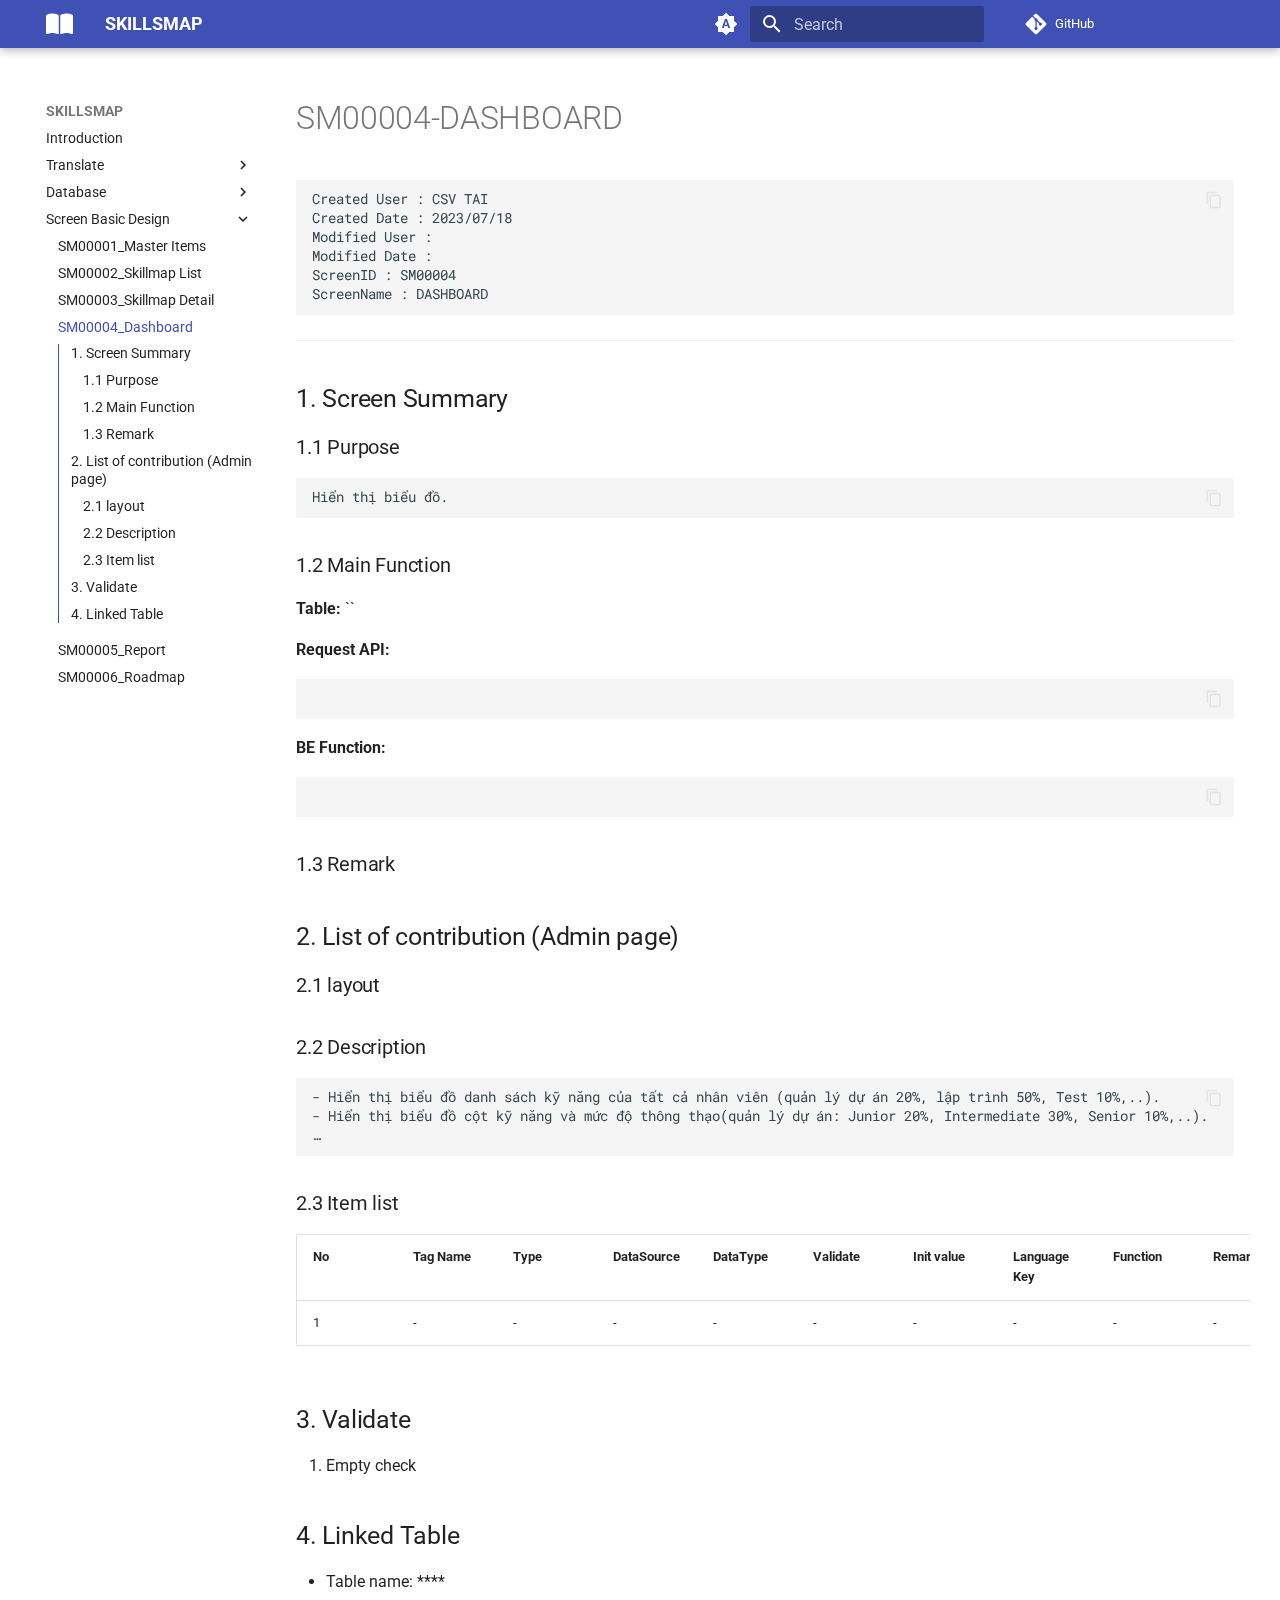
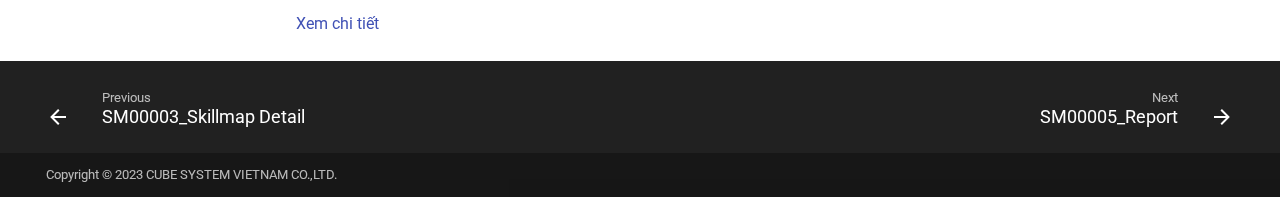
<file: screen/sm00004_Dashboard/index.html>
<!doctype html>
<html lang="en" class="no-js">
  <head>
    
      <meta charset="utf-8">
      <meta name="viewport" content="width=device-width,initial-scale=1">
      
      
      
        <link rel="canonical" href="http://anh-tqt95.github.io/screen/sm00004_Dashboard/">
      
      
        <link rel="prev" href="../sm00003_Skillmap-detail/">
      
      
        <link rel="next" href="../sm00005_Report/">
      
      <link rel="icon" href="../../assets/images/favicon.png">
      <meta name="generator" content="mkdocs-1.4.3, mkdocs-material-9.1.18">
    
    
      
        <title>SM00004_Dashboard - SKILLSMAP</title>
      
    
    
      <link rel="stylesheet" href="../../assets/stylesheets/main.26e3688c.min.css">
      
        
        <link rel="stylesheet" href="../../assets/stylesheets/palette.ecc896b0.min.css">
      
      

    
    
    
      
        
        
        <link rel="preconnect" href="https://fonts.gstatic.com" crossorigin>
        <link rel="stylesheet" href="https://fonts.googleapis.com/css?family=Roboto:300,300i,400,400i,700,700i%7CRoboto+Mono:400,400i,700,700i&display=fallback">
        <style>:root{--md-text-font:"Roboto";--md-code-font:"Roboto Mono"}</style>
      
    
    
      <link rel="stylesheet" href="../../assets/css/style.css">
    
    <script>__md_scope=new URL("../..",location),__md_hash=e=>[...e].reduce((e,_)=>(e<<5)-e+_.charCodeAt(0),0),__md_get=(e,_=localStorage,t=__md_scope)=>JSON.parse(_.getItem(t.pathname+"."+e)),__md_set=(e,_,t=localStorage,a=__md_scope)=>{try{t.setItem(a.pathname+"."+e,JSON.stringify(_))}catch(e){}}</script>
    
      

    
    
    
  </head>
  
  
    
    
      
    
    
    
    
    <body dir="ltr" data-md-color-scheme="default" data-md-color-primary="indigo" data-md-color-accent="indigo">
  
    
    
      <script>var palette=__md_get("__palette");if(palette&&"object"==typeof palette.color)for(var key of Object.keys(palette.color))document.body.setAttribute("data-md-color-"+key,palette.color[key])</script>
    
    <input class="md-toggle" data-md-toggle="drawer" type="checkbox" id="__drawer" autocomplete="off">
    <input class="md-toggle" data-md-toggle="search" type="checkbox" id="__search" autocomplete="off">
    <label class="md-overlay" for="__drawer"></label>
    <div data-md-component="skip">
      
        
        <a href="#sm00004-dashboard" class="md-skip">
          Skip to content
        </a>
      
    </div>
    <div data-md-component="announce">
      
    </div>
    
    
      

  

<header class="md-header md-header--shadow" data-md-component="header">
  <nav class="md-header__inner md-grid" aria-label="Header">
    <a href="../.." title="SKILLSMAP" class="md-header__button md-logo" aria-label="SKILLSMAP" data-md-component="logo">
      
  
  <svg xmlns="http://www.w3.org/2000/svg" viewBox="0 0 576 512"><!--! Font Awesome Free 6.4.0 by @fontawesome - https://fontawesome.com License - https://fontawesome.com/license/free (Icons: CC BY 4.0, Fonts: SIL OFL 1.1, Code: MIT License) Copyright 2023 Fonticons, Inc.--><path d="M249.6 471.5c10.8 3.8 22.4-4.1 22.4-15.5V78.6c0-4.2-1.6-8.4-5-11C247.4 52 202.4 32 144 32 93.5 32 46.3 45.3 18.1 56.1 6.8 60.5 0 71.7 0 83.8v370.3c0 11.9 12.8 20.2 24.1 16.5C55.6 460.1 105.5 448 144 448c33.9 0 79 14 105.6 23.5zm76.8 0C353 462 398.1 448 432 448c38.5 0 88.4 12.1 119.9 22.6 11.3 3.8 24.1-4.6 24.1-16.5V83.8c0-12.1-6.8-23.3-18.1-27.6C529.7 45.3 482.5 32 432 32c-58.4 0-103.4 20-123 35.6-3.3 2.6-5 6.8-5 11V456c0 11.4 11.7 19.3 22.4 15.5z"/></svg>

    </a>
    <label class="md-header__button md-icon" for="__drawer">
      <svg xmlns="http://www.w3.org/2000/svg" viewBox="0 0 24 24"><path d="M3 6h18v2H3V6m0 5h18v2H3v-2m0 5h18v2H3v-2Z"/></svg>
    </label>
    <div class="md-header__title" data-md-component="header-title">
      <div class="md-header__ellipsis">
        <div class="md-header__topic">
          <span class="md-ellipsis">
            SKILLSMAP
          </span>
        </div>
        <div class="md-header__topic" data-md-component="header-topic">
          <span class="md-ellipsis">
            
              SM00004_Dashboard
            
          </span>
        </div>
      </div>
    </div>
    
      
        <form class="md-header__option" data-md-component="palette">
          
            
            
            
            <input class="md-option" data-md-color-media="(prefers-color-scheme)" data-md-color-scheme="default" data-md-color-primary="indigo" data-md-color-accent="indigo"  aria-label="Switch to light mode"  type="radio" name="__palette" id="__palette_1">
            
              <label class="md-header__button md-icon" title="Switch to light mode" for="__palette_3" hidden>
                <svg xmlns="http://www.w3.org/2000/svg" viewBox="0 0 24 24"><path d="m14.3 16-.7-2h-3.2l-.7 2H7.8L11 7h2l3.2 9h-1.9M20 8.69V4h-4.69L12 .69 8.69 4H4v4.69L.69 12 4 15.31V20h4.69L12 23.31 15.31 20H20v-4.69L23.31 12 20 8.69m-9.15 3.96h2.3L12 9l-1.15 3.65Z"/></svg>
              </label>
            
          
            
            
            
            <input class="md-option" data-md-color-media="(prefers-color-scheme: light)" data-md-color-scheme="default" data-md-color-primary="indigo" data-md-color-accent="indigo"  aria-label="Switch to dark mode"  type="radio" name="__palette" id="__palette_2">
            
              <label class="md-header__button md-icon" title="Switch to dark mode" for="__palette_1" hidden>
                <svg xmlns="http://www.w3.org/2000/svg" viewBox="0 0 24 24"><path d="M12 8a4 4 0 0 0-4 4 4 4 0 0 0 4 4 4 4 0 0 0 4-4 4 4 0 0 0-4-4m0 10a6 6 0 0 1-6-6 6 6 0 0 1 6-6 6 6 0 0 1 6 6 6 6 0 0 1-6 6m8-9.31V4h-4.69L12 .69 8.69 4H4v4.69L.69 12 4 15.31V20h4.69L12 23.31 15.31 20H20v-4.69L23.31 12 20 8.69Z"/></svg>
              </label>
            
          
            
            
            
            <input class="md-option" data-md-color-media="(prefers-color-scheme: dark)" data-md-color-scheme="slate" data-md-color-primary="indigo" data-md-color-accent="indigo"  aria-label="Switch to system preference"  type="radio" name="__palette" id="__palette_3">
            
              <label class="md-header__button md-icon" title="Switch to system preference" for="__palette_2" hidden>
                <svg xmlns="http://www.w3.org/2000/svg" viewBox="0 0 24 24"><path d="M12 18c-.89 0-1.74-.2-2.5-.55C11.56 16.5 13 14.42 13 12c0-2.42-1.44-4.5-3.5-5.45C10.26 6.2 11.11 6 12 6a6 6 0 0 1 6 6 6 6 0 0 1-6 6m8-9.31V4h-4.69L12 .69 8.69 4H4v4.69L.69 12 4 15.31V20h4.69L12 23.31 15.31 20H20v-4.69L23.31 12 20 8.69Z"/></svg>
              </label>
            
          
        </form>
      
    
    
    
      <label class="md-header__button md-icon" for="__search">
        <svg xmlns="http://www.w3.org/2000/svg" viewBox="0 0 24 24"><path d="M9.5 3A6.5 6.5 0 0 1 16 9.5c0 1.61-.59 3.09-1.56 4.23l.27.27h.79l5 5-1.5 1.5-5-5v-.79l-.27-.27A6.516 6.516 0 0 1 9.5 16 6.5 6.5 0 0 1 3 9.5 6.5 6.5 0 0 1 9.5 3m0 2C7 5 5 7 5 9.5S7 14 9.5 14 14 12 14 9.5 12 5 9.5 5Z"/></svg>
      </label>
      <div class="md-search" data-md-component="search" role="dialog">
  <label class="md-search__overlay" for="__search"></label>
  <div class="md-search__inner" role="search">
    <form class="md-search__form" name="search">
      <input type="text" class="md-search__input" name="query" aria-label="Search" placeholder="Search" autocapitalize="off" autocorrect="off" autocomplete="off" spellcheck="false" data-md-component="search-query" required>
      <label class="md-search__icon md-icon" for="__search">
        <svg xmlns="http://www.w3.org/2000/svg" viewBox="0 0 24 24"><path d="M9.5 3A6.5 6.5 0 0 1 16 9.5c0 1.61-.59 3.09-1.56 4.23l.27.27h.79l5 5-1.5 1.5-5-5v-.79l-.27-.27A6.516 6.516 0 0 1 9.5 16 6.5 6.5 0 0 1 3 9.5 6.5 6.5 0 0 1 9.5 3m0 2C7 5 5 7 5 9.5S7 14 9.5 14 14 12 14 9.5 12 5 9.5 5Z"/></svg>
        <svg xmlns="http://www.w3.org/2000/svg" viewBox="0 0 24 24"><path d="M20 11v2H8l5.5 5.5-1.42 1.42L4.16 12l7.92-7.92L13.5 5.5 8 11h12Z"/></svg>
      </label>
      <nav class="md-search__options" aria-label="Search">
        
        <button type="reset" class="md-search__icon md-icon" title="Clear" aria-label="Clear" tabindex="-1">
          <svg xmlns="http://www.w3.org/2000/svg" viewBox="0 0 24 24"><path d="M19 6.41 17.59 5 12 10.59 6.41 5 5 6.41 10.59 12 5 17.59 6.41 19 12 13.41 17.59 19 19 17.59 13.41 12 19 6.41Z"/></svg>
        </button>
      </nav>
      
    </form>
    <div class="md-search__output">
      <div class="md-search__scrollwrap" data-md-scrollfix>
        <div class="md-search-result" data-md-component="search-result">
          <div class="md-search-result__meta">
            Initializing search
          </div>
          <ol class="md-search-result__list" role="presentation"></ol>
        </div>
      </div>
    </div>
  </div>
</div>
    
    
      <div class="md-header__source">
        <a href="https://github.com/anh-tqt95/anh-tqt95.github.io/" title="Go to repository" class="md-source" data-md-component="source">
  <div class="md-source__icon md-icon">
    
    <svg xmlns="http://www.w3.org/2000/svg" viewBox="0 0 448 512"><!--! Font Awesome Free 6.4.0 by @fontawesome - https://fontawesome.com License - https://fontawesome.com/license/free (Icons: CC BY 4.0, Fonts: SIL OFL 1.1, Code: MIT License) Copyright 2023 Fonticons, Inc.--><path d="M439.55 236.05 244 40.45a28.87 28.87 0 0 0-40.81 0l-40.66 40.63 51.52 51.52c27.06-9.14 52.68 16.77 43.39 43.68l49.66 49.66c34.23-11.8 61.18 31 35.47 56.69-26.49 26.49-70.21-2.87-56-37.34L240.22 199v121.85c25.3 12.54 22.26 41.85 9.08 55a34.34 34.34 0 0 1-48.55 0c-17.57-17.6-11.07-46.91 11.25-56v-123c-20.8-8.51-24.6-30.74-18.64-45L142.57 101 8.45 235.14a28.86 28.86 0 0 0 0 40.81l195.61 195.6a28.86 28.86 0 0 0 40.8 0l194.69-194.69a28.86 28.86 0 0 0 0-40.81z"/></svg>
  </div>
  <div class="md-source__repository">
    GitHub
  </div>
</a>
      </div>
    
  </nav>
  
</header>
    
    <div class="md-container" data-md-component="container">
      
      
        
          
        
      
      <main class="md-main" data-md-component="main">
        <div class="md-main__inner md-grid">
          
            
              
              <div class="md-sidebar md-sidebar--primary" data-md-component="sidebar" data-md-type="navigation" >
                <div class="md-sidebar__scrollwrap">
                  <div class="md-sidebar__inner">
                    


  

<nav class="md-nav md-nav--primary md-nav--integrated" aria-label="Navigation" data-md-level="0">
  <label class="md-nav__title" for="__drawer">
    <a href="../.." title="SKILLSMAP" class="md-nav__button md-logo" aria-label="SKILLSMAP" data-md-component="logo">
      
  
  <svg xmlns="http://www.w3.org/2000/svg" viewBox="0 0 576 512"><!--! Font Awesome Free 6.4.0 by @fontawesome - https://fontawesome.com License - https://fontawesome.com/license/free (Icons: CC BY 4.0, Fonts: SIL OFL 1.1, Code: MIT License) Copyright 2023 Fonticons, Inc.--><path d="M249.6 471.5c10.8 3.8 22.4-4.1 22.4-15.5V78.6c0-4.2-1.6-8.4-5-11C247.4 52 202.4 32 144 32 93.5 32 46.3 45.3 18.1 56.1 6.8 60.5 0 71.7 0 83.8v370.3c0 11.9 12.8 20.2 24.1 16.5C55.6 460.1 105.5 448 144 448c33.9 0 79 14 105.6 23.5zm76.8 0C353 462 398.1 448 432 448c38.5 0 88.4 12.1 119.9 22.6 11.3 3.8 24.1-4.6 24.1-16.5V83.8c0-12.1-6.8-23.3-18.1-27.6C529.7 45.3 482.5 32 432 32c-58.4 0-103.4 20-123 35.6-3.3 2.6-5 6.8-5 11V456c0 11.4 11.7 19.3 22.4 15.5z"/></svg>

    </a>
    SKILLSMAP
  </label>
  
    <div class="md-nav__source">
      <a href="https://github.com/anh-tqt95/anh-tqt95.github.io/" title="Go to repository" class="md-source" data-md-component="source">
  <div class="md-source__icon md-icon">
    
    <svg xmlns="http://www.w3.org/2000/svg" viewBox="0 0 448 512"><!--! Font Awesome Free 6.4.0 by @fontawesome - https://fontawesome.com License - https://fontawesome.com/license/free (Icons: CC BY 4.0, Fonts: SIL OFL 1.1, Code: MIT License) Copyright 2023 Fonticons, Inc.--><path d="M439.55 236.05 244 40.45a28.87 28.87 0 0 0-40.81 0l-40.66 40.63 51.52 51.52c27.06-9.14 52.68 16.77 43.39 43.68l49.66 49.66c34.23-11.8 61.18 31 35.47 56.69-26.49 26.49-70.21-2.87-56-37.34L240.22 199v121.85c25.3 12.54 22.26 41.85 9.08 55a34.34 34.34 0 0 1-48.55 0c-17.57-17.6-11.07-46.91 11.25-56v-123c-20.8-8.51-24.6-30.74-18.64-45L142.57 101 8.45 235.14a28.86 28.86 0 0 0 0 40.81l195.61 195.6a28.86 28.86 0 0 0 40.8 0l194.69-194.69a28.86 28.86 0 0 0 0-40.81z"/></svg>
  </div>
  <div class="md-source__repository">
    GitHub
  </div>
</a>
    </div>
  
  <ul class="md-nav__list" data-md-scrollfix>
    
      
      
      

  
  
  
    <li class="md-nav__item">
      <a href="../.." class="md-nav__link">
        Introduction
      </a>
    </li>
  

    
      
      
      

  
  
  
    
    <li class="md-nav__item md-nav__item--nested">
      
      
      
      
      <input class="md-nav__toggle md-toggle " type="checkbox" id="__nav_2" >
      
      
      
        <label class="md-nav__link" for="__nav_2" id="__nav_2_label" tabindex="0">
          Translate
          <span class="md-nav__icon md-icon"></span>
        </label>
      
      <nav class="md-nav" data-md-level="1" aria-labelledby="__nav_2_label" aria-expanded="false">
        <label class="md-nav__title" for="__nav_2">
          <span class="md-nav__icon md-icon"></span>
          Translate
        </label>
        <ul class="md-nav__list" data-md-scrollfix>
          
            
              
  
  
  
    <li class="md-nav__item">
      <a href="../../translate/screens/" class="md-nav__link">
        Screens
      </a>
    </li>
  

            
          
            
              
  
  
  
    <li class="md-nav__item">
      <a href="../../translate/messenger/" class="md-nav__link">
        Messenger
      </a>
    </li>
  

            
          
        </ul>
      </nav>
    </li>
  

    
      
      
      

  
  
  
    
    <li class="md-nav__item md-nav__item--nested">
      
      
      
      
      <input class="md-nav__toggle md-toggle " type="checkbox" id="__nav_3" >
      
      
      
        <label class="md-nav__link" for="__nav_3" id="__nav_3_label" tabindex="0">
          Database
          <span class="md-nav__icon md-icon"></span>
        </label>
      
      <nav class="md-nav" data-md-level="1" aria-labelledby="__nav_3_label" aria-expanded="false">
        <label class="md-nav__title" for="__nav_3">
          <span class="md-nav__icon md-icon"></span>
          Database
        </label>
        <ul class="md-nav__list" data-md-scrollfix>
          
            
              
  
  
  
    <li class="md-nav__item">
      <a href="../../database/general/" class="md-nav__link">
        General
      </a>
    </li>
  

            
          
            
              
  
  
  
    <li class="md-nav__item">
      <a href="../../database/diagram/" class="md-nav__link">
        Diagram
      </a>
    </li>
  

            
          
        </ul>
      </nav>
    </li>
  

    
      
      
      

  
  
    
  
  
    
    <li class="md-nav__item md-nav__item--active md-nav__item--nested">
      
      
      
      
      <input class="md-nav__toggle md-toggle " type="checkbox" id="__nav_4" checked>
      
      
      
        <label class="md-nav__link" for="__nav_4" id="__nav_4_label" tabindex="0">
          Screen Basic Design
          <span class="md-nav__icon md-icon"></span>
        </label>
      
      <nav class="md-nav" data-md-level="1" aria-labelledby="__nav_4_label" aria-expanded="true">
        <label class="md-nav__title" for="__nav_4">
          <span class="md-nav__icon md-icon"></span>
          Screen Basic Design
        </label>
        <ul class="md-nav__list" data-md-scrollfix>
          
            
              
  
  
  
    <li class="md-nav__item">
      <a href="../sm00001_MasterItems/" class="md-nav__link">
        SM00001_Master Items
      </a>
    </li>
  

            
          
            
              
  
  
  
    <li class="md-nav__item">
      <a href="../sm00002_Skillmap-list/" class="md-nav__link">
        SM00002_Skillmap List
      </a>
    </li>
  

            
          
            
              
  
  
  
    <li class="md-nav__item">
      <a href="../sm00003_Skillmap-detail/" class="md-nav__link">
        SM00003_Skillmap Detail
      </a>
    </li>
  

            
          
            
              
  
  
    
  
  
    <li class="md-nav__item md-nav__item--active">
      
      <input class="md-nav__toggle md-toggle" type="checkbox" id="__toc">
      
      
        
      
      
        <label class="md-nav__link md-nav__link--active" for="__toc">
          SM00004_Dashboard
          <span class="md-nav__icon md-icon"></span>
        </label>
      
      <a href="./" class="md-nav__link md-nav__link--active">
        SM00004_Dashboard
      </a>
      
        

<nav class="md-nav md-nav--secondary" aria-label="Table of contents">
  
  
  
    
  
  
    <label class="md-nav__title" for="__toc">
      <span class="md-nav__icon md-icon"></span>
      Table of contents
    </label>
    <ul class="md-nav__list" data-md-component="toc" data-md-scrollfix>
      
        <li class="md-nav__item">
  <a href="#1-screen-summary" class="md-nav__link">
    1. Screen Summary
  </a>
  
    <nav class="md-nav" aria-label="1. Screen Summary">
      <ul class="md-nav__list">
        
          <li class="md-nav__item">
  <a href="#11-purpose" class="md-nav__link">
    1.1 Purpose
  </a>
  
</li>
        
          <li class="md-nav__item">
  <a href="#12-main-function" class="md-nav__link">
    1.2 Main Function
  </a>
  
</li>
        
          <li class="md-nav__item">
  <a href="#13-remark" class="md-nav__link">
    1.3 Remark
  </a>
  
</li>
        
      </ul>
    </nav>
  
</li>
      
        <li class="md-nav__item">
  <a href="#2-list-of-contribution-admin-page" class="md-nav__link">
    2. List of contribution (Admin page)
  </a>
  
    <nav class="md-nav" aria-label="2. List of contribution (Admin page)">
      <ul class="md-nav__list">
        
          <li class="md-nav__item">
  <a href="#21-layout" class="md-nav__link">
    2.1 layout
  </a>
  
</li>
        
          <li class="md-nav__item">
  <a href="#22-description" class="md-nav__link">
    2.2 Description
  </a>
  
</li>
        
          <li class="md-nav__item">
  <a href="#23-item-list" class="md-nav__link">
    2.3 Item list
  </a>
  
</li>
        
      </ul>
    </nav>
  
</li>
      
        <li class="md-nav__item">
  <a href="#3-validate" class="md-nav__link">
    3. Validate
  </a>
  
</li>
      
        <li class="md-nav__item">
  <a href="#4-linked-table" class="md-nav__link">
    4. Linked Table
  </a>
  
</li>
      
    </ul>
  
</nav>
      
    </li>
  

            
          
            
              
  
  
  
    <li class="md-nav__item">
      <a href="../sm00005_Report/" class="md-nav__link">
        SM00005_Report
      </a>
    </li>
  

            
          
            
              
  
  
  
    <li class="md-nav__item">
      <a href="../sm00006_Roadmap/" class="md-nav__link">
        SM00006_Roadmap
      </a>
    </li>
  

            
          
        </ul>
      </nav>
    </li>
  

    
  </ul>
</nav>
                  </div>
                </div>
              </div>
            
            
          
          
            <div class="md-content" data-md-component="content">
              <article class="md-content__inner md-typeset">
                
                  

  
  


<h1 id="sm00004-dashboard">SM00004-DASHBOARD</h1>
<div class="highlight"><pre><span></span><code><a id="__codelineno-0-1" name="__codelineno-0-1" href="#__codelineno-0-1"></a>Created User : CSV TAI
<a id="__codelineno-0-2" name="__codelineno-0-2" href="#__codelineno-0-2"></a>Created Date : 2023/07/18
<a id="__codelineno-0-3" name="__codelineno-0-3" href="#__codelineno-0-3"></a>Modified User :
<a id="__codelineno-0-4" name="__codelineno-0-4" href="#__codelineno-0-4"></a>Modified Date :
<a id="__codelineno-0-5" name="__codelineno-0-5" href="#__codelineno-0-5"></a>ScreenID : SM00004
<a id="__codelineno-0-6" name="__codelineno-0-6" href="#__codelineno-0-6"></a>ScreenName : DASHBOARD
</code></pre></div>
<hr />
<h2 id="1-screen-summary"><strong>1. Screen Summary</strong></h2>
<h3 id="11-purpose">1.1 Purpose</h3>
<div class="highlight"><pre><span></span><code><a id="__codelineno-1-1" name="__codelineno-1-1" href="#__codelineno-1-1"></a>Hiển thị biểu đồ.
</code></pre></div>
<h3 id="12-main-function">1.2 Main Function</h3>
<p><strong>Table:</strong> ``</p>
<p><strong>Request API:</strong>
<div class="highlight"><pre><span></span><code><a id="__codelineno-2-1" name="__codelineno-2-1" href="#__codelineno-2-1"></a>
</code></pre></div>
<strong>BE Function:</strong>
<div class="highlight"><pre><span></span><code><a id="__codelineno-3-1" name="__codelineno-3-1" href="#__codelineno-3-1"></a>
</code></pre></div></p>
<h3 id="13-remark">1.3 Remark</h3>
<h2 id="2-list-of-contribution-admin-page"><strong>2. List of contribution (Admin page) </strong></h2>
<h3 id="21-layout">2.1 layout</h3>
<h3 id="22-description">2.2 Description</h3>
<div class="highlight"><pre><span></span><code><a id="__codelineno-4-1" name="__codelineno-4-1" href="#__codelineno-4-1"></a>- Hiển thị biểu đồ danh sách kỹ năng của tất cả nhân viên (quản lý dự án 20%, lập trình 50%, Test 10%,..).
<a id="__codelineno-4-2" name="__codelineno-4-2" href="#__codelineno-4-2"></a>- Hiển thị biểu đồ cột kỹ năng và mức độ thông thạo(quản lý dự án: Junior 20%, Intermediate 30%, Senior 10%,..).
<a id="__codelineno-4-3" name="__codelineno-4-3" href="#__codelineno-4-3"></a>…
</code></pre></div>
<h3 id="23-item-list">2.3 Item list</h3>
<table>
<thead>
<tr>
<th>No</th>
<th>Tag Name</th>
<th>Type</th>
<th>DataSource</th>
<th>DataType</th>
<th>Validate</th>
<th>Init value</th>
<th>Language Key</th>
<th>Function</th>
<th>Remark</th>
</tr>
</thead>
<tbody>
<tr>
<td>1</td>
<td>-</td>
<td>-</td>
<td>-</td>
<td>-</td>
<td>-</td>
<td>-</td>
<td>-</td>
<td>-</td>
<td>-</td>
</tr>
</tbody>
</table>
<h2 id="3-validate"><strong>3. Validate</strong></h2>
<ol>
<li>Empty check</li>
</ol>
<h2 id="4-linked-table"><strong>4. Linked Table</strong></h2>
<ul>
<li>Table name: ****</li>
</ul>
<p><a href="../../database/diagram/" title="Tables Diagram">Xem chi tiết</a></p>





                
              </article>
            </div>
          
          
        </div>
        
          <button type="button" class="md-top md-icon" data-md-component="top" hidden>
            <svg xmlns="http://www.w3.org/2000/svg" viewBox="0 0 24 24"><path d="M13 20h-2V8l-5.5 5.5-1.42-1.42L12 4.16l7.92 7.92-1.42 1.42L13 8v12Z"/></svg>
            Back to top
          </button>
        
      </main>
      
        <footer class="md-footer">
  
    
      
      <nav class="md-footer__inner md-grid" aria-label="Footer" >
        
          
          <a href="../sm00003_Skillmap-detail/" class="md-footer__link md-footer__link--prev" aria-label="Previous: SM00003_Skillmap Detail" rel="prev">
            <div class="md-footer__button md-icon">
              <svg xmlns="http://www.w3.org/2000/svg" viewBox="0 0 24 24"><path d="M20 11v2H8l5.5 5.5-1.42 1.42L4.16 12l7.92-7.92L13.5 5.5 8 11h12Z"/></svg>
            </div>
            <div class="md-footer__title">
              <span class="md-footer__direction">
                Previous
              </span>
              <div class="md-ellipsis">
                SM00003_Skillmap Detail
              </div>
            </div>
          </a>
        
        
          
          <a href="../sm00005_Report/" class="md-footer__link md-footer__link--next" aria-label="Next: SM00005_Report" rel="next">
            <div class="md-footer__title">
              <span class="md-footer__direction">
                Next
              </span>
              <div class="md-ellipsis">
                SM00005_Report
              </div>
            </div>
            <div class="md-footer__button md-icon">
              <svg xmlns="http://www.w3.org/2000/svg" viewBox="0 0 24 24"><path d="M4 11v2h12l-5.5 5.5 1.42 1.42L19.84 12l-7.92-7.92L10.5 5.5 16 11H4Z"/></svg>
            </div>
          </a>
        
      </nav>
    
  
  <div class="md-footer-meta md-typeset">
    <div class="md-footer-meta__inner md-grid">
      <div class="md-copyright">
  
    <div class="md-copyright__highlight">
      Copyright &copy; 2023 CUBE SYSTEM VIETNAM CO.,LTD.
    </div>
  
  
</div>
      
    </div>
  </div>
</footer>
      
    </div>
    <div class="md-dialog" data-md-component="dialog">
      <div class="md-dialog__inner md-typeset"></div>
    </div>
    
    <script id="__config" type="application/json">{"base": "../..", "features": ["navigation.path", "navigation.top", "toc.integrate", "navigation.footer", "content.code.copy", "navigation.instant", "navigation.instant.prefetch"], "search": "../../assets/javascripts/workers/search.74e28a9f.min.js", "translations": {"clipboard.copied": "Copied to clipboard", "clipboard.copy": "Copy to clipboard", "search.result.more.one": "1 more on this page", "search.result.more.other": "# more on this page", "search.result.none": "No matching documents", "search.result.one": "1 matching document", "search.result.other": "# matching documents", "search.result.placeholder": "Type to start searching", "search.result.term.missing": "Missing", "select.version": "Select version"}}</script>
    
    
      <script src="../../assets/javascripts/bundle.220ee61c.min.js"></script>
      
    
  </body>
</html>
</file>
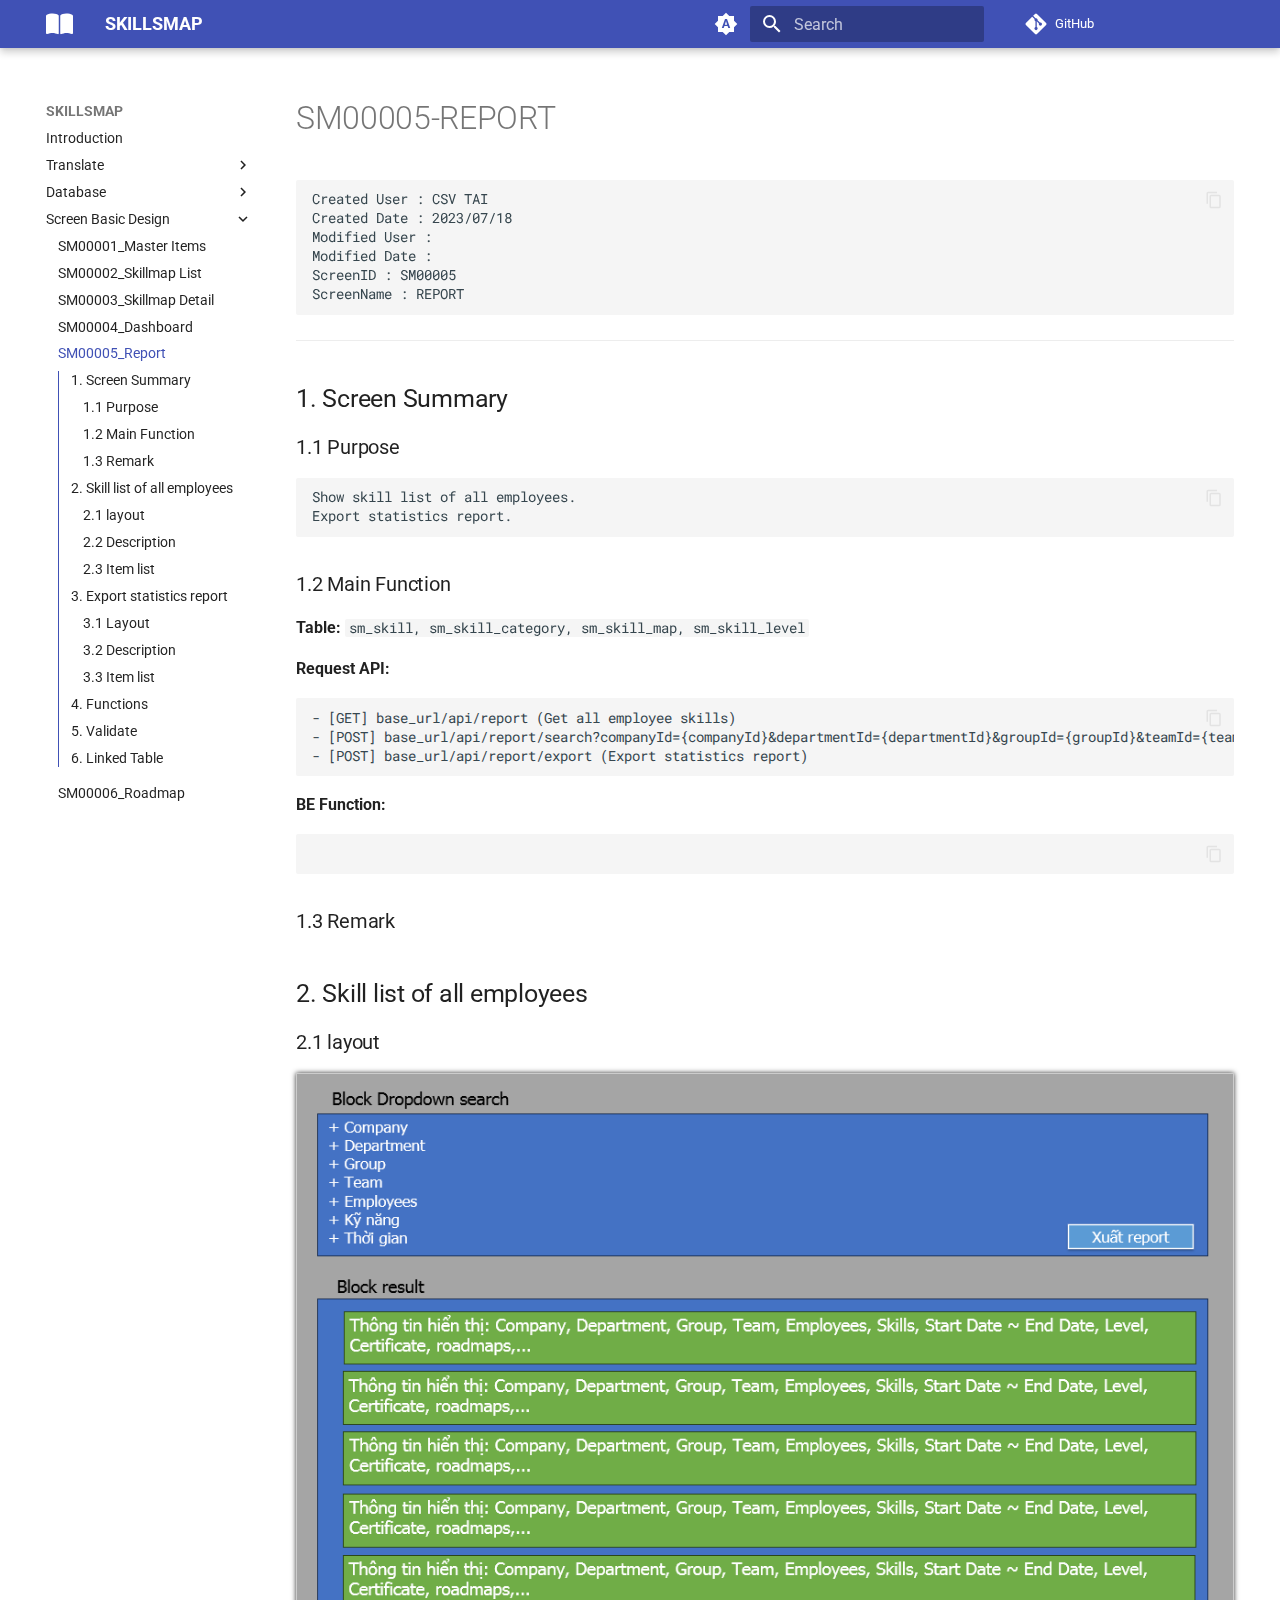
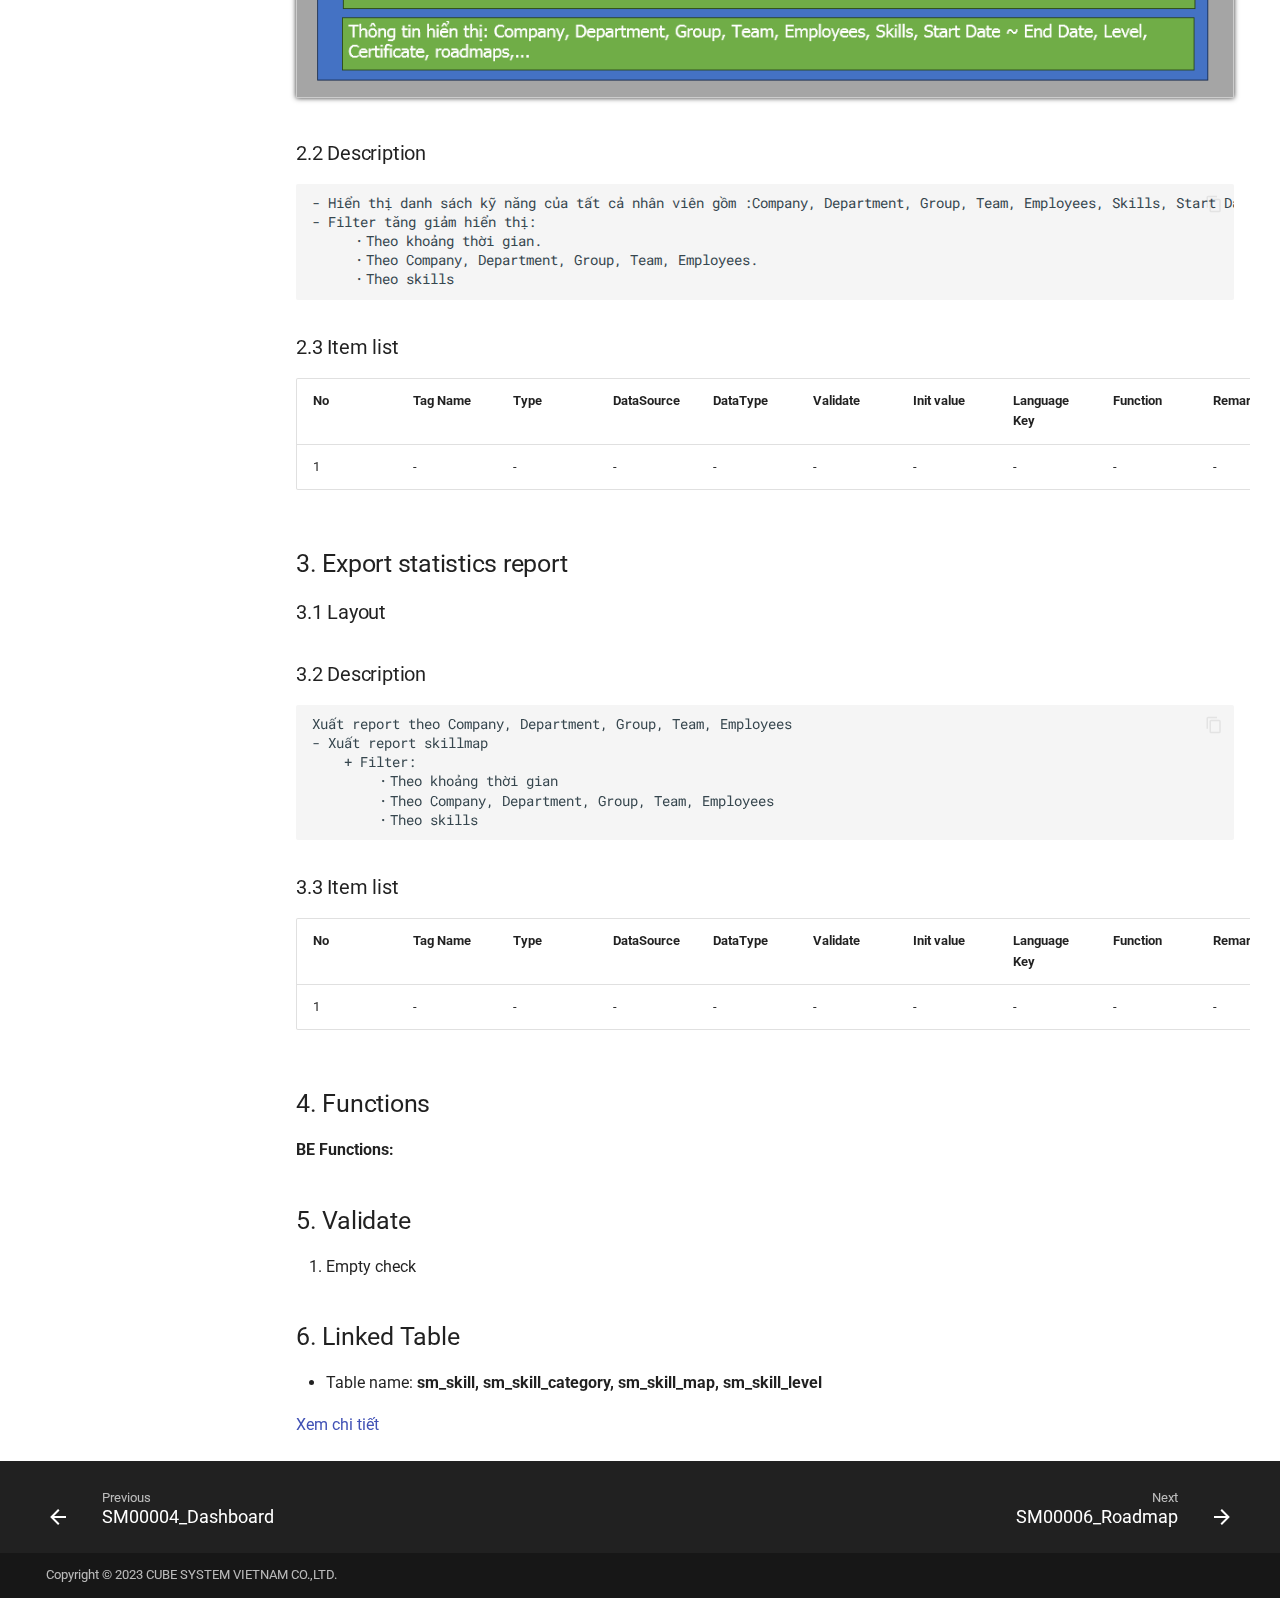
<file: screen/sm00005_Report/index.html>
<!doctype html>
<html lang="en" class="no-js">
  <head>
    
      <meta charset="utf-8">
      <meta name="viewport" content="width=device-width,initial-scale=1">
      
      
      
        <link rel="canonical" href="http://anh-tqt95.github.io/screen/sm00005_Report/">
      
      
        <link rel="prev" href="../sm00004_Dashboard/">
      
      
        <link rel="next" href="../sm00006_Roadmap/">
      
      <link rel="icon" href="../../assets/images/favicon.png">
      <meta name="generator" content="mkdocs-1.4.3, mkdocs-material-9.1.18">
    
    
      
        <title>SM00005_Report - SKILLSMAP</title>
      
    
    
      <link rel="stylesheet" href="../../assets/stylesheets/main.26e3688c.min.css">
      
        
        <link rel="stylesheet" href="../../assets/stylesheets/palette.ecc896b0.min.css">
      
      

    
    
    
      
        
        
        <link rel="preconnect" href="https://fonts.gstatic.com" crossorigin>
        <link rel="stylesheet" href="https://fonts.googleapis.com/css?family=Roboto:300,300i,400,400i,700,700i%7CRoboto+Mono:400,400i,700,700i&display=fallback">
        <style>:root{--md-text-font:"Roboto";--md-code-font:"Roboto Mono"}</style>
      
    
    
      <link rel="stylesheet" href="../../assets/css/style.css">
    
    <script>__md_scope=new URL("../..",location),__md_hash=e=>[...e].reduce((e,_)=>(e<<5)-e+_.charCodeAt(0),0),__md_get=(e,_=localStorage,t=__md_scope)=>JSON.parse(_.getItem(t.pathname+"."+e)),__md_set=(e,_,t=localStorage,a=__md_scope)=>{try{t.setItem(a.pathname+"."+e,JSON.stringify(_))}catch(e){}}</script>
    
      

    
    
    
  </head>
  
  
    
    
      
    
    
    
    
    <body dir="ltr" data-md-color-scheme="default" data-md-color-primary="indigo" data-md-color-accent="indigo">
  
    
    
      <script>var palette=__md_get("__palette");if(palette&&"object"==typeof palette.color)for(var key of Object.keys(palette.color))document.body.setAttribute("data-md-color-"+key,palette.color[key])</script>
    
    <input class="md-toggle" data-md-toggle="drawer" type="checkbox" id="__drawer" autocomplete="off">
    <input class="md-toggle" data-md-toggle="search" type="checkbox" id="__search" autocomplete="off">
    <label class="md-overlay" for="__drawer"></label>
    <div data-md-component="skip">
      
        
        <a href="#sm00005-report" class="md-skip">
          Skip to content
        </a>
      
    </div>
    <div data-md-component="announce">
      
    </div>
    
    
      

  

<header class="md-header md-header--shadow" data-md-component="header">
  <nav class="md-header__inner md-grid" aria-label="Header">
    <a href="../.." title="SKILLSMAP" class="md-header__button md-logo" aria-label="SKILLSMAP" data-md-component="logo">
      
  
  <svg xmlns="http://www.w3.org/2000/svg" viewBox="0 0 576 512"><!--! Font Awesome Free 6.4.0 by @fontawesome - https://fontawesome.com License - https://fontawesome.com/license/free (Icons: CC BY 4.0, Fonts: SIL OFL 1.1, Code: MIT License) Copyright 2023 Fonticons, Inc.--><path d="M249.6 471.5c10.8 3.8 22.4-4.1 22.4-15.5V78.6c0-4.2-1.6-8.4-5-11C247.4 52 202.4 32 144 32 93.5 32 46.3 45.3 18.1 56.1 6.8 60.5 0 71.7 0 83.8v370.3c0 11.9 12.8 20.2 24.1 16.5C55.6 460.1 105.5 448 144 448c33.9 0 79 14 105.6 23.5zm76.8 0C353 462 398.1 448 432 448c38.5 0 88.4 12.1 119.9 22.6 11.3 3.8 24.1-4.6 24.1-16.5V83.8c0-12.1-6.8-23.3-18.1-27.6C529.7 45.3 482.5 32 432 32c-58.4 0-103.4 20-123 35.6-3.3 2.6-5 6.8-5 11V456c0 11.4 11.7 19.3 22.4 15.5z"/></svg>

    </a>
    <label class="md-header__button md-icon" for="__drawer">
      <svg xmlns="http://www.w3.org/2000/svg" viewBox="0 0 24 24"><path d="M3 6h18v2H3V6m0 5h18v2H3v-2m0 5h18v2H3v-2Z"/></svg>
    </label>
    <div class="md-header__title" data-md-component="header-title">
      <div class="md-header__ellipsis">
        <div class="md-header__topic">
          <span class="md-ellipsis">
            SKILLSMAP
          </span>
        </div>
        <div class="md-header__topic" data-md-component="header-topic">
          <span class="md-ellipsis">
            
              SM00005_Report
            
          </span>
        </div>
      </div>
    </div>
    
      
        <form class="md-header__option" data-md-component="palette">
          
            
            
            
            <input class="md-option" data-md-color-media="(prefers-color-scheme)" data-md-color-scheme="default" data-md-color-primary="indigo" data-md-color-accent="indigo"  aria-label="Switch to light mode"  type="radio" name="__palette" id="__palette_1">
            
              <label class="md-header__button md-icon" title="Switch to light mode" for="__palette_3" hidden>
                <svg xmlns="http://www.w3.org/2000/svg" viewBox="0 0 24 24"><path d="m14.3 16-.7-2h-3.2l-.7 2H7.8L11 7h2l3.2 9h-1.9M20 8.69V4h-4.69L12 .69 8.69 4H4v4.69L.69 12 4 15.31V20h4.69L12 23.31 15.31 20H20v-4.69L23.31 12 20 8.69m-9.15 3.96h2.3L12 9l-1.15 3.65Z"/></svg>
              </label>
            
          
            
            
            
            <input class="md-option" data-md-color-media="(prefers-color-scheme: light)" data-md-color-scheme="default" data-md-color-primary="indigo" data-md-color-accent="indigo"  aria-label="Switch to dark mode"  type="radio" name="__palette" id="__palette_2">
            
              <label class="md-header__button md-icon" title="Switch to dark mode" for="__palette_1" hidden>
                <svg xmlns="http://www.w3.org/2000/svg" viewBox="0 0 24 24"><path d="M12 8a4 4 0 0 0-4 4 4 4 0 0 0 4 4 4 4 0 0 0 4-4 4 4 0 0 0-4-4m0 10a6 6 0 0 1-6-6 6 6 0 0 1 6-6 6 6 0 0 1 6 6 6 6 0 0 1-6 6m8-9.31V4h-4.69L12 .69 8.69 4H4v4.69L.69 12 4 15.31V20h4.69L12 23.31 15.31 20H20v-4.69L23.31 12 20 8.69Z"/></svg>
              </label>
            
          
            
            
            
            <input class="md-option" data-md-color-media="(prefers-color-scheme: dark)" data-md-color-scheme="slate" data-md-color-primary="indigo" data-md-color-accent="indigo"  aria-label="Switch to system preference"  type="radio" name="__palette" id="__palette_3">
            
              <label class="md-header__button md-icon" title="Switch to system preference" for="__palette_2" hidden>
                <svg xmlns="http://www.w3.org/2000/svg" viewBox="0 0 24 24"><path d="M12 18c-.89 0-1.74-.2-2.5-.55C11.56 16.5 13 14.42 13 12c0-2.42-1.44-4.5-3.5-5.45C10.26 6.2 11.11 6 12 6a6 6 0 0 1 6 6 6 6 0 0 1-6 6m8-9.31V4h-4.69L12 .69 8.69 4H4v4.69L.69 12 4 15.31V20h4.69L12 23.31 15.31 20H20v-4.69L23.31 12 20 8.69Z"/></svg>
              </label>
            
          
        </form>
      
    
    
    
      <label class="md-header__button md-icon" for="__search">
        <svg xmlns="http://www.w3.org/2000/svg" viewBox="0 0 24 24"><path d="M9.5 3A6.5 6.5 0 0 1 16 9.5c0 1.61-.59 3.09-1.56 4.23l.27.27h.79l5 5-1.5 1.5-5-5v-.79l-.27-.27A6.516 6.516 0 0 1 9.5 16 6.5 6.5 0 0 1 3 9.5 6.5 6.5 0 0 1 9.5 3m0 2C7 5 5 7 5 9.5S7 14 9.5 14 14 12 14 9.5 12 5 9.5 5Z"/></svg>
      </label>
      <div class="md-search" data-md-component="search" role="dialog">
  <label class="md-search__overlay" for="__search"></label>
  <div class="md-search__inner" role="search">
    <form class="md-search__form" name="search">
      <input type="text" class="md-search__input" name="query" aria-label="Search" placeholder="Search" autocapitalize="off" autocorrect="off" autocomplete="off" spellcheck="false" data-md-component="search-query" required>
      <label class="md-search__icon md-icon" for="__search">
        <svg xmlns="http://www.w3.org/2000/svg" viewBox="0 0 24 24"><path d="M9.5 3A6.5 6.5 0 0 1 16 9.5c0 1.61-.59 3.09-1.56 4.23l.27.27h.79l5 5-1.5 1.5-5-5v-.79l-.27-.27A6.516 6.516 0 0 1 9.5 16 6.5 6.5 0 0 1 3 9.5 6.5 6.5 0 0 1 9.5 3m0 2C7 5 5 7 5 9.5S7 14 9.5 14 14 12 14 9.5 12 5 9.5 5Z"/></svg>
        <svg xmlns="http://www.w3.org/2000/svg" viewBox="0 0 24 24"><path d="M20 11v2H8l5.5 5.5-1.42 1.42L4.16 12l7.92-7.92L13.5 5.5 8 11h12Z"/></svg>
      </label>
      <nav class="md-search__options" aria-label="Search">
        
        <button type="reset" class="md-search__icon md-icon" title="Clear" aria-label="Clear" tabindex="-1">
          <svg xmlns="http://www.w3.org/2000/svg" viewBox="0 0 24 24"><path d="M19 6.41 17.59 5 12 10.59 6.41 5 5 6.41 10.59 12 5 17.59 6.41 19 12 13.41 17.59 19 19 17.59 13.41 12 19 6.41Z"/></svg>
        </button>
      </nav>
      
    </form>
    <div class="md-search__output">
      <div class="md-search__scrollwrap" data-md-scrollfix>
        <div class="md-search-result" data-md-component="search-result">
          <div class="md-search-result__meta">
            Initializing search
          </div>
          <ol class="md-search-result__list" role="presentation"></ol>
        </div>
      </div>
    </div>
  </div>
</div>
    
    
      <div class="md-header__source">
        <a href="https://github.com/anh-tqt95/anh-tqt95.github.io/" title="Go to repository" class="md-source" data-md-component="source">
  <div class="md-source__icon md-icon">
    
    <svg xmlns="http://www.w3.org/2000/svg" viewBox="0 0 448 512"><!--! Font Awesome Free 6.4.0 by @fontawesome - https://fontawesome.com License - https://fontawesome.com/license/free (Icons: CC BY 4.0, Fonts: SIL OFL 1.1, Code: MIT License) Copyright 2023 Fonticons, Inc.--><path d="M439.55 236.05 244 40.45a28.87 28.87 0 0 0-40.81 0l-40.66 40.63 51.52 51.52c27.06-9.14 52.68 16.77 43.39 43.68l49.66 49.66c34.23-11.8 61.18 31 35.47 56.69-26.49 26.49-70.21-2.87-56-37.34L240.22 199v121.85c25.3 12.54 22.26 41.85 9.08 55a34.34 34.34 0 0 1-48.55 0c-17.57-17.6-11.07-46.91 11.25-56v-123c-20.8-8.51-24.6-30.74-18.64-45L142.57 101 8.45 235.14a28.86 28.86 0 0 0 0 40.81l195.61 195.6a28.86 28.86 0 0 0 40.8 0l194.69-194.69a28.86 28.86 0 0 0 0-40.81z"/></svg>
  </div>
  <div class="md-source__repository">
    GitHub
  </div>
</a>
      </div>
    
  </nav>
  
</header>
    
    <div class="md-container" data-md-component="container">
      
      
        
          
        
      
      <main class="md-main" data-md-component="main">
        <div class="md-main__inner md-grid">
          
            
              
              <div class="md-sidebar md-sidebar--primary" data-md-component="sidebar" data-md-type="navigation" >
                <div class="md-sidebar__scrollwrap">
                  <div class="md-sidebar__inner">
                    


  

<nav class="md-nav md-nav--primary md-nav--integrated" aria-label="Navigation" data-md-level="0">
  <label class="md-nav__title" for="__drawer">
    <a href="../.." title="SKILLSMAP" class="md-nav__button md-logo" aria-label="SKILLSMAP" data-md-component="logo">
      
  
  <svg xmlns="http://www.w3.org/2000/svg" viewBox="0 0 576 512"><!--! Font Awesome Free 6.4.0 by @fontawesome - https://fontawesome.com License - https://fontawesome.com/license/free (Icons: CC BY 4.0, Fonts: SIL OFL 1.1, Code: MIT License) Copyright 2023 Fonticons, Inc.--><path d="M249.6 471.5c10.8 3.8 22.4-4.1 22.4-15.5V78.6c0-4.2-1.6-8.4-5-11C247.4 52 202.4 32 144 32 93.5 32 46.3 45.3 18.1 56.1 6.8 60.5 0 71.7 0 83.8v370.3c0 11.9 12.8 20.2 24.1 16.5C55.6 460.1 105.5 448 144 448c33.9 0 79 14 105.6 23.5zm76.8 0C353 462 398.1 448 432 448c38.5 0 88.4 12.1 119.9 22.6 11.3 3.8 24.1-4.6 24.1-16.5V83.8c0-12.1-6.8-23.3-18.1-27.6C529.7 45.3 482.5 32 432 32c-58.4 0-103.4 20-123 35.6-3.3 2.6-5 6.8-5 11V456c0 11.4 11.7 19.3 22.4 15.5z"/></svg>

    </a>
    SKILLSMAP
  </label>
  
    <div class="md-nav__source">
      <a href="https://github.com/anh-tqt95/anh-tqt95.github.io/" title="Go to repository" class="md-source" data-md-component="source">
  <div class="md-source__icon md-icon">
    
    <svg xmlns="http://www.w3.org/2000/svg" viewBox="0 0 448 512"><!--! Font Awesome Free 6.4.0 by @fontawesome - https://fontawesome.com License - https://fontawesome.com/license/free (Icons: CC BY 4.0, Fonts: SIL OFL 1.1, Code: MIT License) Copyright 2023 Fonticons, Inc.--><path d="M439.55 236.05 244 40.45a28.87 28.87 0 0 0-40.81 0l-40.66 40.63 51.52 51.52c27.06-9.14 52.68 16.77 43.39 43.68l49.66 49.66c34.23-11.8 61.18 31 35.47 56.69-26.49 26.49-70.21-2.87-56-37.34L240.22 199v121.85c25.3 12.54 22.26 41.85 9.08 55a34.34 34.34 0 0 1-48.55 0c-17.57-17.6-11.07-46.91 11.25-56v-123c-20.8-8.51-24.6-30.74-18.64-45L142.57 101 8.45 235.14a28.86 28.86 0 0 0 0 40.81l195.61 195.6a28.86 28.86 0 0 0 40.8 0l194.69-194.69a28.86 28.86 0 0 0 0-40.81z"/></svg>
  </div>
  <div class="md-source__repository">
    GitHub
  </div>
</a>
    </div>
  
  <ul class="md-nav__list" data-md-scrollfix>
    
      
      
      

  
  
  
    <li class="md-nav__item">
      <a href="../.." class="md-nav__link">
        Introduction
      </a>
    </li>
  

    
      
      
      

  
  
  
    
    <li class="md-nav__item md-nav__item--nested">
      
      
      
      
      <input class="md-nav__toggle md-toggle " type="checkbox" id="__nav_2" >
      
      
      
        <label class="md-nav__link" for="__nav_2" id="__nav_2_label" tabindex="0">
          Translate
          <span class="md-nav__icon md-icon"></span>
        </label>
      
      <nav class="md-nav" data-md-level="1" aria-labelledby="__nav_2_label" aria-expanded="false">
        <label class="md-nav__title" for="__nav_2">
          <span class="md-nav__icon md-icon"></span>
          Translate
        </label>
        <ul class="md-nav__list" data-md-scrollfix>
          
            
              
  
  
  
    <li class="md-nav__item">
      <a href="../../translate/screens/" class="md-nav__link">
        Screens
      </a>
    </li>
  

            
          
            
              
  
  
  
    <li class="md-nav__item">
      <a href="../../translate/messenger/" class="md-nav__link">
        Messenger
      </a>
    </li>
  

            
          
        </ul>
      </nav>
    </li>
  

    
      
      
      

  
  
  
    
    <li class="md-nav__item md-nav__item--nested">
      
      
      
      
      <input class="md-nav__toggle md-toggle " type="checkbox" id="__nav_3" >
      
      
      
        <label class="md-nav__link" for="__nav_3" id="__nav_3_label" tabindex="0">
          Database
          <span class="md-nav__icon md-icon"></span>
        </label>
      
      <nav class="md-nav" data-md-level="1" aria-labelledby="__nav_3_label" aria-expanded="false">
        <label class="md-nav__title" for="__nav_3">
          <span class="md-nav__icon md-icon"></span>
          Database
        </label>
        <ul class="md-nav__list" data-md-scrollfix>
          
            
              
  
  
  
    <li class="md-nav__item">
      <a href="../../database/general/" class="md-nav__link">
        General
      </a>
    </li>
  

            
          
            
              
  
  
  
    <li class="md-nav__item">
      <a href="../../database/diagram/" class="md-nav__link">
        Diagram
      </a>
    </li>
  

            
          
        </ul>
      </nav>
    </li>
  

    
      
      
      

  
  
    
  
  
    
    <li class="md-nav__item md-nav__item--active md-nav__item--nested">
      
      
      
      
      <input class="md-nav__toggle md-toggle " type="checkbox" id="__nav_4" checked>
      
      
      
        <label class="md-nav__link" for="__nav_4" id="__nav_4_label" tabindex="0">
          Screen Basic Design
          <span class="md-nav__icon md-icon"></span>
        </label>
      
      <nav class="md-nav" data-md-level="1" aria-labelledby="__nav_4_label" aria-expanded="true">
        <label class="md-nav__title" for="__nav_4">
          <span class="md-nav__icon md-icon"></span>
          Screen Basic Design
        </label>
        <ul class="md-nav__list" data-md-scrollfix>
          
            
              
  
  
  
    <li class="md-nav__item">
      <a href="../sm00001_MasterItems/" class="md-nav__link">
        SM00001_Master Items
      </a>
    </li>
  

            
          
            
              
  
  
  
    <li class="md-nav__item">
      <a href="../sm00002_Skillmap-list/" class="md-nav__link">
        SM00002_Skillmap List
      </a>
    </li>
  

            
          
            
              
  
  
  
    <li class="md-nav__item">
      <a href="../sm00003_Skillmap-detail/" class="md-nav__link">
        SM00003_Skillmap Detail
      </a>
    </li>
  

            
          
            
              
  
  
  
    <li class="md-nav__item">
      <a href="../sm00004_Dashboard/" class="md-nav__link">
        SM00004_Dashboard
      </a>
    </li>
  

            
          
            
              
  
  
    
  
  
    <li class="md-nav__item md-nav__item--active">
      
      <input class="md-nav__toggle md-toggle" type="checkbox" id="__toc">
      
      
        
      
      
        <label class="md-nav__link md-nav__link--active" for="__toc">
          SM00005_Report
          <span class="md-nav__icon md-icon"></span>
        </label>
      
      <a href="./" class="md-nav__link md-nav__link--active">
        SM00005_Report
      </a>
      
        

<nav class="md-nav md-nav--secondary" aria-label="Table of contents">
  
  
  
    
  
  
    <label class="md-nav__title" for="__toc">
      <span class="md-nav__icon md-icon"></span>
      Table of contents
    </label>
    <ul class="md-nav__list" data-md-component="toc" data-md-scrollfix>
      
        <li class="md-nav__item">
  <a href="#1-screen-summary" class="md-nav__link">
    1. Screen Summary
  </a>
  
    <nav class="md-nav" aria-label="1. Screen Summary">
      <ul class="md-nav__list">
        
          <li class="md-nav__item">
  <a href="#11-purpose" class="md-nav__link">
    1.1 Purpose
  </a>
  
</li>
        
          <li class="md-nav__item">
  <a href="#12-main-function" class="md-nav__link">
    1.2 Main Function
  </a>
  
</li>
        
          <li class="md-nav__item">
  <a href="#13-remark" class="md-nav__link">
    1.3 Remark
  </a>
  
</li>
        
      </ul>
    </nav>
  
</li>
      
        <li class="md-nav__item">
  <a href="#2-skill-list-of-all-employees" class="md-nav__link">
    2. Skill list of all employees
  </a>
  
    <nav class="md-nav" aria-label="2. Skill list of all employees">
      <ul class="md-nav__list">
        
          <li class="md-nav__item">
  <a href="#21-layout" class="md-nav__link">
    2.1 layout
  </a>
  
</li>
        
          <li class="md-nav__item">
  <a href="#22-description" class="md-nav__link">
    2.2 Description
  </a>
  
</li>
        
          <li class="md-nav__item">
  <a href="#23-item-list" class="md-nav__link">
    2.3 Item list
  </a>
  
</li>
        
      </ul>
    </nav>
  
</li>
      
        <li class="md-nav__item">
  <a href="#3-export-statistics-report" class="md-nav__link">
    3. Export statistics report
  </a>
  
    <nav class="md-nav" aria-label="3. Export statistics report">
      <ul class="md-nav__list">
        
          <li class="md-nav__item">
  <a href="#31-layout" class="md-nav__link">
    3.1 Layout
  </a>
  
</li>
        
          <li class="md-nav__item">
  <a href="#32-description" class="md-nav__link">
    3.2 Description
  </a>
  
</li>
        
          <li class="md-nav__item">
  <a href="#33-item-list" class="md-nav__link">
    3.3 Item list
  </a>
  
</li>
        
      </ul>
    </nav>
  
</li>
      
        <li class="md-nav__item">
  <a href="#4-functions" class="md-nav__link">
    4. Functions
  </a>
  
</li>
      
        <li class="md-nav__item">
  <a href="#5-validate" class="md-nav__link">
    5. Validate
  </a>
  
</li>
      
        <li class="md-nav__item">
  <a href="#6-linked-table" class="md-nav__link">
    6. Linked Table
  </a>
  
</li>
      
    </ul>
  
</nav>
      
    </li>
  

            
          
            
              
  
  
  
    <li class="md-nav__item">
      <a href="../sm00006_Roadmap/" class="md-nav__link">
        SM00006_Roadmap
      </a>
    </li>
  

            
          
        </ul>
      </nav>
    </li>
  

    
  </ul>
</nav>
                  </div>
                </div>
              </div>
            
            
          
          
            <div class="md-content" data-md-component="content">
              <article class="md-content__inner md-typeset">
                
                  

  
  


<h1 id="sm00005-report">SM00005-REPORT</h1>
<div class="highlight"><pre><span></span><code><a id="__codelineno-0-1" name="__codelineno-0-1" href="#__codelineno-0-1"></a>Created User : CSV TAI
<a id="__codelineno-0-2" name="__codelineno-0-2" href="#__codelineno-0-2"></a>Created Date : 2023/07/18
<a id="__codelineno-0-3" name="__codelineno-0-3" href="#__codelineno-0-3"></a>Modified User :
<a id="__codelineno-0-4" name="__codelineno-0-4" href="#__codelineno-0-4"></a>Modified Date :
<a id="__codelineno-0-5" name="__codelineno-0-5" href="#__codelineno-0-5"></a>ScreenID : SM00005
<a id="__codelineno-0-6" name="__codelineno-0-6" href="#__codelineno-0-6"></a>ScreenName : REPORT
</code></pre></div>
<hr />
<h2 id="1-screen-summary"><strong>1. Screen Summary</strong></h2>
<h3 id="11-purpose">1.1 Purpose</h3>
<div class="highlight"><pre><span></span><code><a id="__codelineno-1-1" name="__codelineno-1-1" href="#__codelineno-1-1"></a>Show skill list of all employees.
<a id="__codelineno-1-2" name="__codelineno-1-2" href="#__codelineno-1-2"></a>Export statistics report.
</code></pre></div>
<h3 id="12-main-function">1.2 Main Function</h3>
<p><strong>Table:</strong> <code>sm_skill, sm_skill_category, sm_skill_map, sm_skill_level</code></p>
<p><strong>Request API:</strong>
<div class="highlight"><pre><span></span><code><a id="__codelineno-2-1" name="__codelineno-2-1" href="#__codelineno-2-1"></a>- [GET] base_url/api/report (Get all employee skills)
<a id="__codelineno-2-2" name="__codelineno-2-2" href="#__codelineno-2-2"></a>- [POST] base_url/api/report/search?companyId={companyId}&amp;departmentId={departmentId}&amp;groupId={groupId}&amp;teamId={teamId}&amp;employeeId={employeeId}&amp;skillId={skillId}&amp;date={date} (Get list employee skill information by params)
<a id="__codelineno-2-3" name="__codelineno-2-3" href="#__codelineno-2-3"></a>- [POST] base_url/api/report/export (Export statistics report)
</code></pre></div>
<strong>BE Function:</strong>
<div class="highlight"><pre><span></span><code><a id="__codelineno-3-1" name="__codelineno-3-1" href="#__codelineno-3-1"></a>
</code></pre></div></p>
<h3 id="13-remark">1.3 Remark</h3>
<h2 id="2-skill-list-of-all-employees"><strong>2. Skill list of all employees</strong></h2>
<h3 id="21-layout">2.1 layout</h3>
<p><img alt="alt text" src="../../assets/images/sm00005/report-screen.png" /></p>
<h3 id="22-description">2.2 Description</h3>
<div class="highlight"><pre><span></span><code><a id="__codelineno-4-1" name="__codelineno-4-1" href="#__codelineno-4-1"></a>- Hiển thị danh sách kỹ năng của tất cả nhân viên gồm :Company, Department, Group, Team, Employees, Skills, Start Date ~ End Date, …
<a id="__codelineno-4-2" name="__codelineno-4-2" href="#__codelineno-4-2"></a>- Filter tăng giảm hiển thị:
<a id="__codelineno-4-3" name="__codelineno-4-3" href="#__codelineno-4-3"></a>     ・Theo khoảng thời gian.
<a id="__codelineno-4-4" name="__codelineno-4-4" href="#__codelineno-4-4"></a>     ・Theo Company, Department, Group, Team, Employees.
<a id="__codelineno-4-5" name="__codelineno-4-5" href="#__codelineno-4-5"></a>     ・Theo skills
</code></pre></div>
<h3 id="23-item-list">2.3 Item list</h3>
<table>
<thead>
<tr>
<th>No</th>
<th>Tag Name</th>
<th>Type</th>
<th>DataSource</th>
<th>DataType</th>
<th>Validate</th>
<th>Init value</th>
<th>Language Key</th>
<th>Function</th>
<th>Remark</th>
</tr>
</thead>
<tbody>
<tr>
<td>1</td>
<td>-</td>
<td>-</td>
<td>-</td>
<td>-</td>
<td>-</td>
<td>-</td>
<td>-</td>
<td>-</td>
<td>-</td>
</tr>
</tbody>
</table>
<h2 id="3-export-statistics-report"><strong>3. Export statistics report</strong></h2>
<h3 id="31-layout">3.1 Layout</h3>
<h3 id="32-description">3.2 Description</h3>
<div class="highlight"><pre><span></span><code><a id="__codelineno-5-1" name="__codelineno-5-1" href="#__codelineno-5-1"></a>Xuất report theo Company, Department, Group, Team, Employees        
<a id="__codelineno-5-2" name="__codelineno-5-2" href="#__codelineno-5-2"></a>- Xuất report skillmap      
<a id="__codelineno-5-3" name="__codelineno-5-3" href="#__codelineno-5-3"></a>    + Filter:   
<a id="__codelineno-5-4" name="__codelineno-5-4" href="#__codelineno-5-4"></a>        ・Theo khoảng thời gian
<a id="__codelineno-5-5" name="__codelineno-5-5" href="#__codelineno-5-5"></a>        ・Theo Company, Department, Group, Team, Employees 
<a id="__codelineno-5-6" name="__codelineno-5-6" href="#__codelineno-5-6"></a>        ・Theo skills
</code></pre></div>
<h3 id="33-item-list">3.3 Item list</h3>
<table>
<thead>
<tr>
<th>No</th>
<th>Tag Name</th>
<th>Type</th>
<th>DataSource</th>
<th>DataType</th>
<th>Validate</th>
<th>Init value</th>
<th>Language Key</th>
<th>Function</th>
<th>Remark</th>
</tr>
</thead>
<tbody>
<tr>
<td>1</td>
<td>-</td>
<td>-</td>
<td>-</td>
<td>-</td>
<td>-</td>
<td>-</td>
<td>-</td>
<td>-</td>
<td>-</td>
</tr>
</tbody>
</table>
<h2 id="4-functions"><strong>4. Functions</strong></h2>
<p><strong>BE Functions:</strong></p>
<h2 id="5-validate"><strong>5. Validate</strong></h2>
<ol>
<li>Empty check</li>
</ol>
<h2 id="6-linked-table"><strong>6. Linked Table</strong></h2>
<ul>
<li>Table name: <strong>sm_skill, sm_skill_category, sm_skill_map, sm_skill_level</strong></li>
</ul>
<p><a href="../../database/diagram/" title="Tables Diagram">Xem chi tiết</a></p>





                
              </article>
            </div>
          
          
        </div>
        
          <button type="button" class="md-top md-icon" data-md-component="top" hidden>
            <svg xmlns="http://www.w3.org/2000/svg" viewBox="0 0 24 24"><path d="M13 20h-2V8l-5.5 5.5-1.42-1.42L12 4.16l7.92 7.92-1.42 1.42L13 8v12Z"/></svg>
            Back to top
          </button>
        
      </main>
      
        <footer class="md-footer">
  
    
      
      <nav class="md-footer__inner md-grid" aria-label="Footer" >
        
          
          <a href="../sm00004_Dashboard/" class="md-footer__link md-footer__link--prev" aria-label="Previous: SM00004_Dashboard" rel="prev">
            <div class="md-footer__button md-icon">
              <svg xmlns="http://www.w3.org/2000/svg" viewBox="0 0 24 24"><path d="M20 11v2H8l5.5 5.5-1.42 1.42L4.16 12l7.92-7.92L13.5 5.5 8 11h12Z"/></svg>
            </div>
            <div class="md-footer__title">
              <span class="md-footer__direction">
                Previous
              </span>
              <div class="md-ellipsis">
                SM00004_Dashboard
              </div>
            </div>
          </a>
        
        
          
          <a href="../sm00006_Roadmap/" class="md-footer__link md-footer__link--next" aria-label="Next: SM00006_Roadmap" rel="next">
            <div class="md-footer__title">
              <span class="md-footer__direction">
                Next
              </span>
              <div class="md-ellipsis">
                SM00006_Roadmap
              </div>
            </div>
            <div class="md-footer__button md-icon">
              <svg xmlns="http://www.w3.org/2000/svg" viewBox="0 0 24 24"><path d="M4 11v2h12l-5.5 5.5 1.42 1.42L19.84 12l-7.92-7.92L10.5 5.5 16 11H4Z"/></svg>
            </div>
          </a>
        
      </nav>
    
  
  <div class="md-footer-meta md-typeset">
    <div class="md-footer-meta__inner md-grid">
      <div class="md-copyright">
  
    <div class="md-copyright__highlight">
      Copyright &copy; 2023 CUBE SYSTEM VIETNAM CO.,LTD.
    </div>
  
  
</div>
      
    </div>
  </div>
</footer>
      
    </div>
    <div class="md-dialog" data-md-component="dialog">
      <div class="md-dialog__inner md-typeset"></div>
    </div>
    
    <script id="__config" type="application/json">{"base": "../..", "features": ["navigation.path", "navigation.top", "toc.integrate", "navigation.footer", "content.code.copy", "navigation.instant", "navigation.instant.prefetch"], "search": "../../assets/javascripts/workers/search.74e28a9f.min.js", "translations": {"clipboard.copied": "Copied to clipboard", "clipboard.copy": "Copy to clipboard", "search.result.more.one": "1 more on this page", "search.result.more.other": "# more on this page", "search.result.none": "No matching documents", "search.result.one": "1 matching document", "search.result.other": "# matching documents", "search.result.placeholder": "Type to start searching", "search.result.term.missing": "Missing", "select.version": "Select version"}}</script>
    
    
      <script src="../../assets/javascripts/bundle.220ee61c.min.js"></script>
      
    
  </body>
</html>
</file>
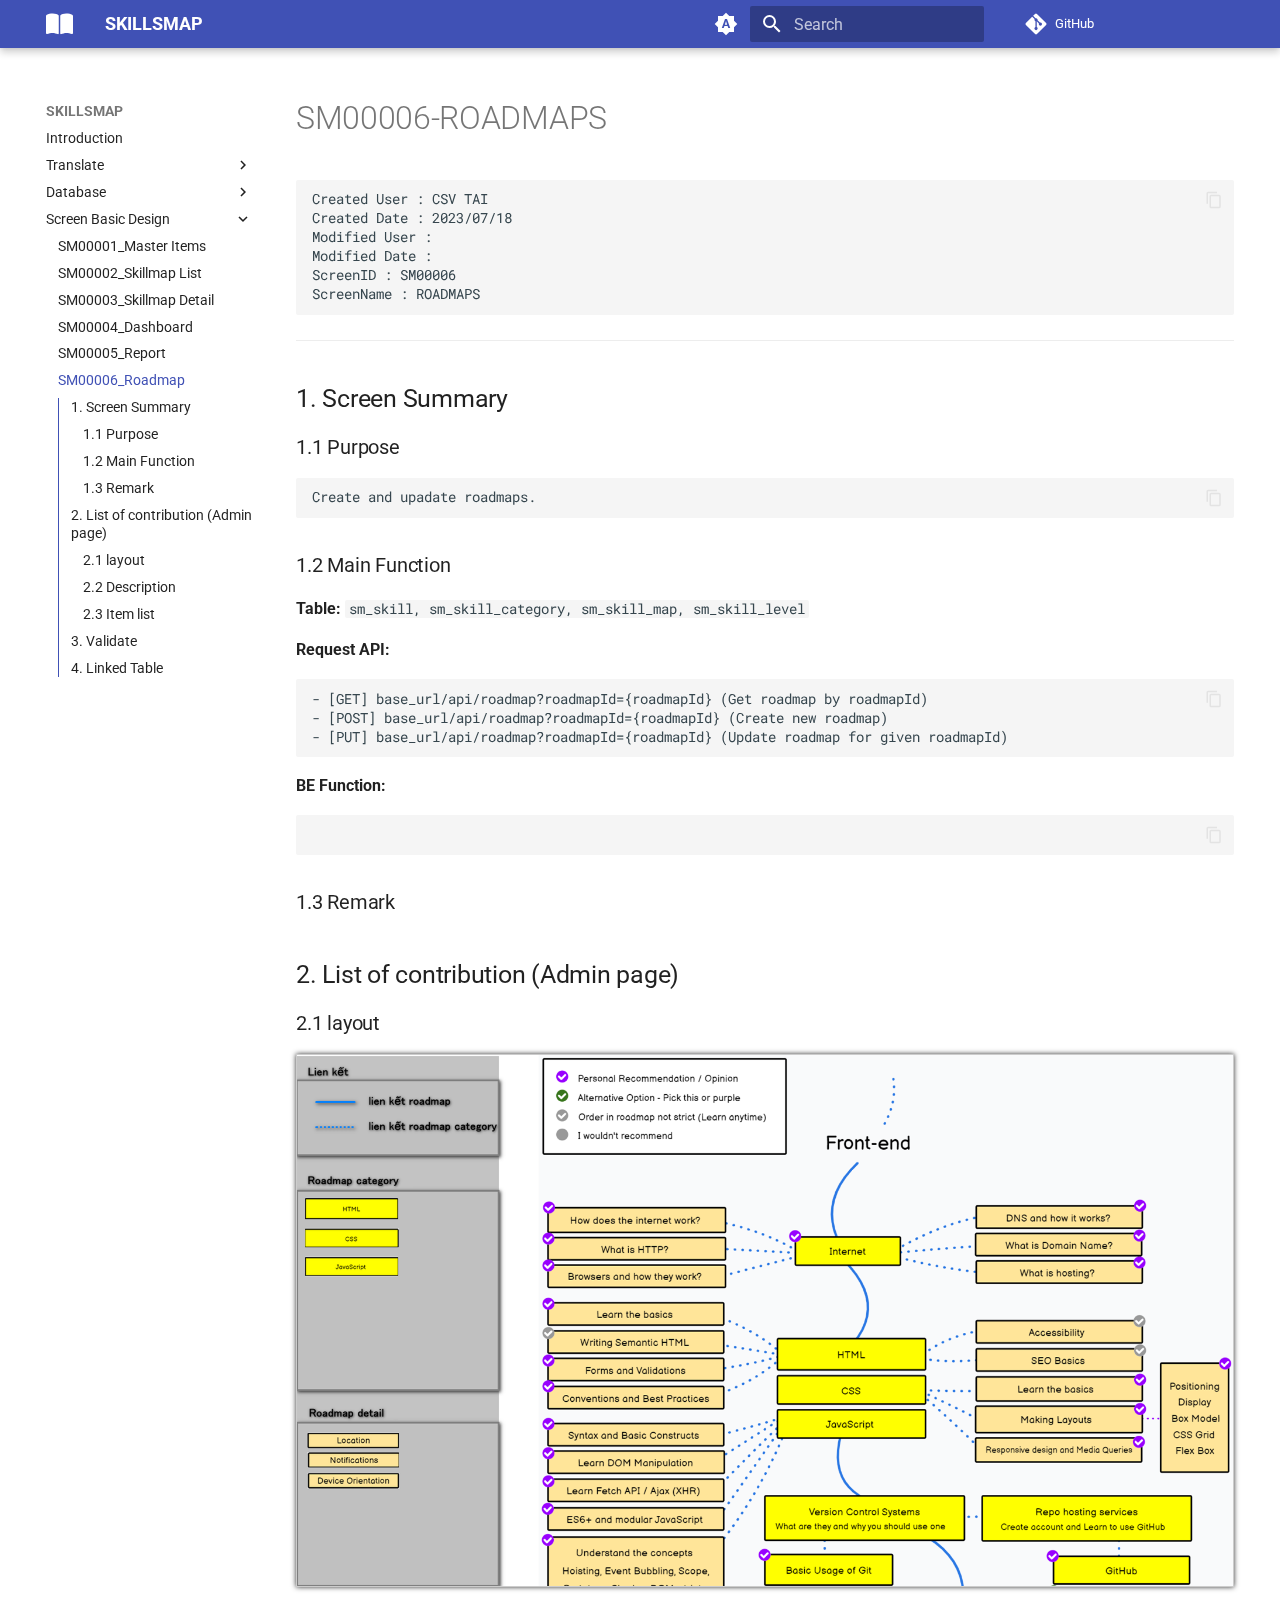
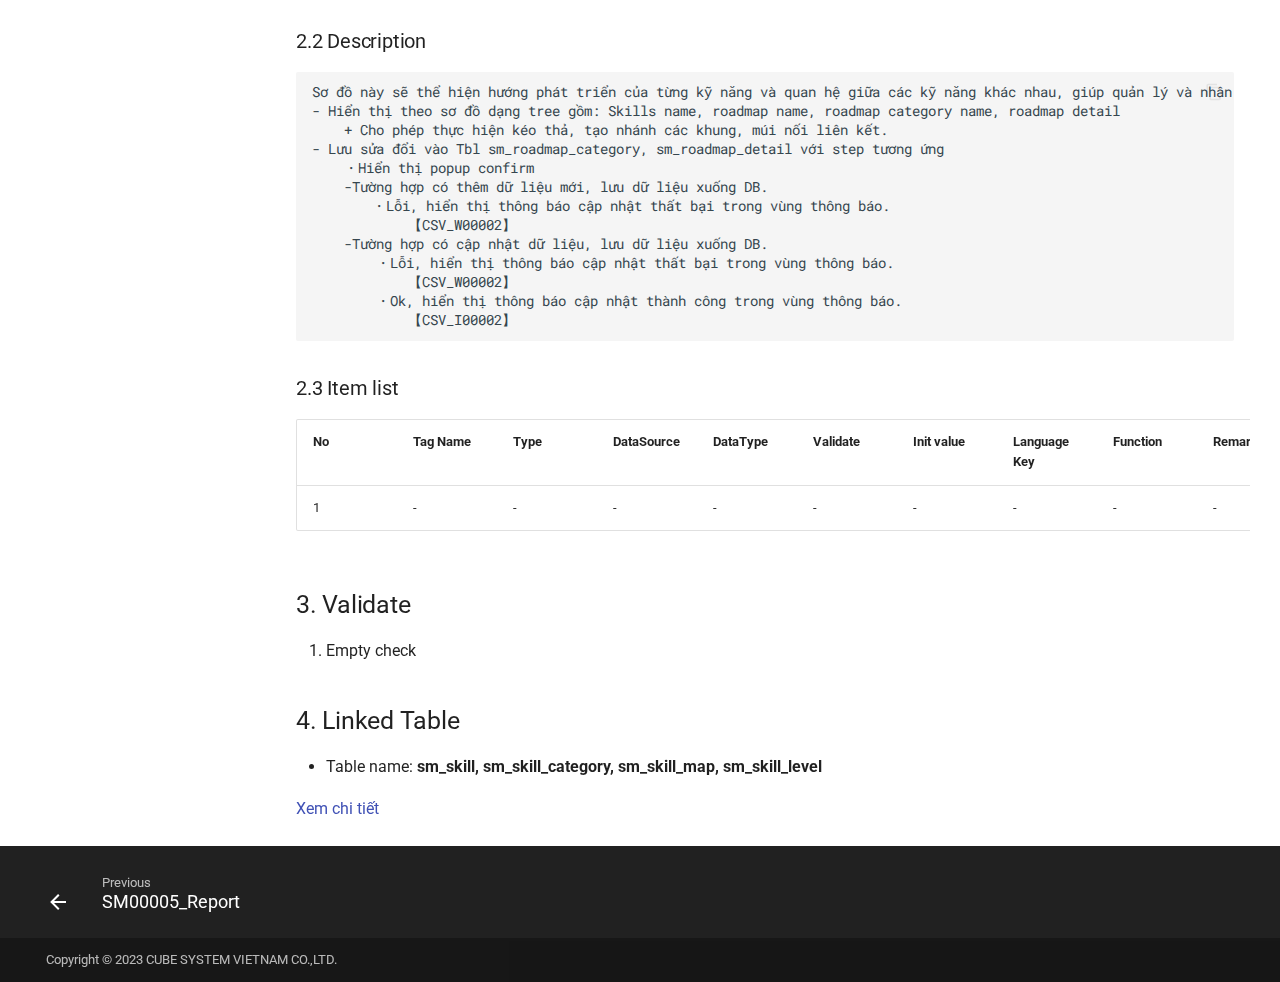
<file: screen/sm00006_Roadmap/index.html>
<!doctype html>
<html lang="en" class="no-js">
  <head>
    
      <meta charset="utf-8">
      <meta name="viewport" content="width=device-width,initial-scale=1">
      
      
      
        <link rel="canonical" href="http://anh-tqt95.github.io/screen/sm00006_Roadmap/">
      
      
        <link rel="prev" href="../sm00005_Report/">
      
      
      <link rel="icon" href="../../assets/images/favicon.png">
      <meta name="generator" content="mkdocs-1.4.3, mkdocs-material-9.1.18">
    
    
      
        <title>SM00006_Roadmap - SKILLSMAP</title>
      
    
    
      <link rel="stylesheet" href="../../assets/stylesheets/main.26e3688c.min.css">
      
        
        <link rel="stylesheet" href="../../assets/stylesheets/palette.ecc896b0.min.css">
      
      

    
    
    
      
        
        
        <link rel="preconnect" href="https://fonts.gstatic.com" crossorigin>
        <link rel="stylesheet" href="https://fonts.googleapis.com/css?family=Roboto:300,300i,400,400i,700,700i%7CRoboto+Mono:400,400i,700,700i&display=fallback">
        <style>:root{--md-text-font:"Roboto";--md-code-font:"Roboto Mono"}</style>
      
    
    
      <link rel="stylesheet" href="../../assets/css/style.css">
    
    <script>__md_scope=new URL("../..",location),__md_hash=e=>[...e].reduce((e,_)=>(e<<5)-e+_.charCodeAt(0),0),__md_get=(e,_=localStorage,t=__md_scope)=>JSON.parse(_.getItem(t.pathname+"."+e)),__md_set=(e,_,t=localStorage,a=__md_scope)=>{try{t.setItem(a.pathname+"."+e,JSON.stringify(_))}catch(e){}}</script>
    
      

    
    
    
  </head>
  
  
    
    
      
    
    
    
    
    <body dir="ltr" data-md-color-scheme="default" data-md-color-primary="indigo" data-md-color-accent="indigo">
  
    
    
      <script>var palette=__md_get("__palette");if(palette&&"object"==typeof palette.color)for(var key of Object.keys(palette.color))document.body.setAttribute("data-md-color-"+key,palette.color[key])</script>
    
    <input class="md-toggle" data-md-toggle="drawer" type="checkbox" id="__drawer" autocomplete="off">
    <input class="md-toggle" data-md-toggle="search" type="checkbox" id="__search" autocomplete="off">
    <label class="md-overlay" for="__drawer"></label>
    <div data-md-component="skip">
      
        
        <a href="#sm00006-roadmaps" class="md-skip">
          Skip to content
        </a>
      
    </div>
    <div data-md-component="announce">
      
    </div>
    
    
      

  

<header class="md-header md-header--shadow" data-md-component="header">
  <nav class="md-header__inner md-grid" aria-label="Header">
    <a href="../.." title="SKILLSMAP" class="md-header__button md-logo" aria-label="SKILLSMAP" data-md-component="logo">
      
  
  <svg xmlns="http://www.w3.org/2000/svg" viewBox="0 0 576 512"><!--! Font Awesome Free 6.4.0 by @fontawesome - https://fontawesome.com License - https://fontawesome.com/license/free (Icons: CC BY 4.0, Fonts: SIL OFL 1.1, Code: MIT License) Copyright 2023 Fonticons, Inc.--><path d="M249.6 471.5c10.8 3.8 22.4-4.1 22.4-15.5V78.6c0-4.2-1.6-8.4-5-11C247.4 52 202.4 32 144 32 93.5 32 46.3 45.3 18.1 56.1 6.8 60.5 0 71.7 0 83.8v370.3c0 11.9 12.8 20.2 24.1 16.5C55.6 460.1 105.5 448 144 448c33.9 0 79 14 105.6 23.5zm76.8 0C353 462 398.1 448 432 448c38.5 0 88.4 12.1 119.9 22.6 11.3 3.8 24.1-4.6 24.1-16.5V83.8c0-12.1-6.8-23.3-18.1-27.6C529.7 45.3 482.5 32 432 32c-58.4 0-103.4 20-123 35.6-3.3 2.6-5 6.8-5 11V456c0 11.4 11.7 19.3 22.4 15.5z"/></svg>

    </a>
    <label class="md-header__button md-icon" for="__drawer">
      <svg xmlns="http://www.w3.org/2000/svg" viewBox="0 0 24 24"><path d="M3 6h18v2H3V6m0 5h18v2H3v-2m0 5h18v2H3v-2Z"/></svg>
    </label>
    <div class="md-header__title" data-md-component="header-title">
      <div class="md-header__ellipsis">
        <div class="md-header__topic">
          <span class="md-ellipsis">
            SKILLSMAP
          </span>
        </div>
        <div class="md-header__topic" data-md-component="header-topic">
          <span class="md-ellipsis">
            
              SM00006_Roadmap
            
          </span>
        </div>
      </div>
    </div>
    
      
        <form class="md-header__option" data-md-component="palette">
          
            
            
            
            <input class="md-option" data-md-color-media="(prefers-color-scheme)" data-md-color-scheme="default" data-md-color-primary="indigo" data-md-color-accent="indigo"  aria-label="Switch to light mode"  type="radio" name="__palette" id="__palette_1">
            
              <label class="md-header__button md-icon" title="Switch to light mode" for="__palette_3" hidden>
                <svg xmlns="http://www.w3.org/2000/svg" viewBox="0 0 24 24"><path d="m14.3 16-.7-2h-3.2l-.7 2H7.8L11 7h2l3.2 9h-1.9M20 8.69V4h-4.69L12 .69 8.69 4H4v4.69L.69 12 4 15.31V20h4.69L12 23.31 15.31 20H20v-4.69L23.31 12 20 8.69m-9.15 3.96h2.3L12 9l-1.15 3.65Z"/></svg>
              </label>
            
          
            
            
            
            <input class="md-option" data-md-color-media="(prefers-color-scheme: light)" data-md-color-scheme="default" data-md-color-primary="indigo" data-md-color-accent="indigo"  aria-label="Switch to dark mode"  type="radio" name="__palette" id="__palette_2">
            
              <label class="md-header__button md-icon" title="Switch to dark mode" for="__palette_1" hidden>
                <svg xmlns="http://www.w3.org/2000/svg" viewBox="0 0 24 24"><path d="M12 8a4 4 0 0 0-4 4 4 4 0 0 0 4 4 4 4 0 0 0 4-4 4 4 0 0 0-4-4m0 10a6 6 0 0 1-6-6 6 6 0 0 1 6-6 6 6 0 0 1 6 6 6 6 0 0 1-6 6m8-9.31V4h-4.69L12 .69 8.69 4H4v4.69L.69 12 4 15.31V20h4.69L12 23.31 15.31 20H20v-4.69L23.31 12 20 8.69Z"/></svg>
              </label>
            
          
            
            
            
            <input class="md-option" data-md-color-media="(prefers-color-scheme: dark)" data-md-color-scheme="slate" data-md-color-primary="indigo" data-md-color-accent="indigo"  aria-label="Switch to system preference"  type="radio" name="__palette" id="__palette_3">
            
              <label class="md-header__button md-icon" title="Switch to system preference" for="__palette_2" hidden>
                <svg xmlns="http://www.w3.org/2000/svg" viewBox="0 0 24 24"><path d="M12 18c-.89 0-1.74-.2-2.5-.55C11.56 16.5 13 14.42 13 12c0-2.42-1.44-4.5-3.5-5.45C10.26 6.2 11.11 6 12 6a6 6 0 0 1 6 6 6 6 0 0 1-6 6m8-9.31V4h-4.69L12 .69 8.69 4H4v4.69L.69 12 4 15.31V20h4.69L12 23.31 15.31 20H20v-4.69L23.31 12 20 8.69Z"/></svg>
              </label>
            
          
        </form>
      
    
    
    
      <label class="md-header__button md-icon" for="__search">
        <svg xmlns="http://www.w3.org/2000/svg" viewBox="0 0 24 24"><path d="M9.5 3A6.5 6.5 0 0 1 16 9.5c0 1.61-.59 3.09-1.56 4.23l.27.27h.79l5 5-1.5 1.5-5-5v-.79l-.27-.27A6.516 6.516 0 0 1 9.5 16 6.5 6.5 0 0 1 3 9.5 6.5 6.5 0 0 1 9.5 3m0 2C7 5 5 7 5 9.5S7 14 9.5 14 14 12 14 9.5 12 5 9.5 5Z"/></svg>
      </label>
      <div class="md-search" data-md-component="search" role="dialog">
  <label class="md-search__overlay" for="__search"></label>
  <div class="md-search__inner" role="search">
    <form class="md-search__form" name="search">
      <input type="text" class="md-search__input" name="query" aria-label="Search" placeholder="Search" autocapitalize="off" autocorrect="off" autocomplete="off" spellcheck="false" data-md-component="search-query" required>
      <label class="md-search__icon md-icon" for="__search">
        <svg xmlns="http://www.w3.org/2000/svg" viewBox="0 0 24 24"><path d="M9.5 3A6.5 6.5 0 0 1 16 9.5c0 1.61-.59 3.09-1.56 4.23l.27.27h.79l5 5-1.5 1.5-5-5v-.79l-.27-.27A6.516 6.516 0 0 1 9.5 16 6.5 6.5 0 0 1 3 9.5 6.5 6.5 0 0 1 9.5 3m0 2C7 5 5 7 5 9.5S7 14 9.5 14 14 12 14 9.5 12 5 9.5 5Z"/></svg>
        <svg xmlns="http://www.w3.org/2000/svg" viewBox="0 0 24 24"><path d="M20 11v2H8l5.5 5.5-1.42 1.42L4.16 12l7.92-7.92L13.5 5.5 8 11h12Z"/></svg>
      </label>
      <nav class="md-search__options" aria-label="Search">
        
        <button type="reset" class="md-search__icon md-icon" title="Clear" aria-label="Clear" tabindex="-1">
          <svg xmlns="http://www.w3.org/2000/svg" viewBox="0 0 24 24"><path d="M19 6.41 17.59 5 12 10.59 6.41 5 5 6.41 10.59 12 5 17.59 6.41 19 12 13.41 17.59 19 19 17.59 13.41 12 19 6.41Z"/></svg>
        </button>
      </nav>
      
    </form>
    <div class="md-search__output">
      <div class="md-search__scrollwrap" data-md-scrollfix>
        <div class="md-search-result" data-md-component="search-result">
          <div class="md-search-result__meta">
            Initializing search
          </div>
          <ol class="md-search-result__list" role="presentation"></ol>
        </div>
      </div>
    </div>
  </div>
</div>
    
    
      <div class="md-header__source">
        <a href="https://github.com/anh-tqt95/anh-tqt95.github.io/" title="Go to repository" class="md-source" data-md-component="source">
  <div class="md-source__icon md-icon">
    
    <svg xmlns="http://www.w3.org/2000/svg" viewBox="0 0 448 512"><!--! Font Awesome Free 6.4.0 by @fontawesome - https://fontawesome.com License - https://fontawesome.com/license/free (Icons: CC BY 4.0, Fonts: SIL OFL 1.1, Code: MIT License) Copyright 2023 Fonticons, Inc.--><path d="M439.55 236.05 244 40.45a28.87 28.87 0 0 0-40.81 0l-40.66 40.63 51.52 51.52c27.06-9.14 52.68 16.77 43.39 43.68l49.66 49.66c34.23-11.8 61.18 31 35.47 56.69-26.49 26.49-70.21-2.87-56-37.34L240.22 199v121.85c25.3 12.54 22.26 41.85 9.08 55a34.34 34.34 0 0 1-48.55 0c-17.57-17.6-11.07-46.91 11.25-56v-123c-20.8-8.51-24.6-30.74-18.64-45L142.57 101 8.45 235.14a28.86 28.86 0 0 0 0 40.81l195.61 195.6a28.86 28.86 0 0 0 40.8 0l194.69-194.69a28.86 28.86 0 0 0 0-40.81z"/></svg>
  </div>
  <div class="md-source__repository">
    GitHub
  </div>
</a>
      </div>
    
  </nav>
  
</header>
    
    <div class="md-container" data-md-component="container">
      
      
        
          
        
      
      <main class="md-main" data-md-component="main">
        <div class="md-main__inner md-grid">
          
            
              
              <div class="md-sidebar md-sidebar--primary" data-md-component="sidebar" data-md-type="navigation" >
                <div class="md-sidebar__scrollwrap">
                  <div class="md-sidebar__inner">
                    


  

<nav class="md-nav md-nav--primary md-nav--integrated" aria-label="Navigation" data-md-level="0">
  <label class="md-nav__title" for="__drawer">
    <a href="../.." title="SKILLSMAP" class="md-nav__button md-logo" aria-label="SKILLSMAP" data-md-component="logo">
      
  
  <svg xmlns="http://www.w3.org/2000/svg" viewBox="0 0 576 512"><!--! Font Awesome Free 6.4.0 by @fontawesome - https://fontawesome.com License - https://fontawesome.com/license/free (Icons: CC BY 4.0, Fonts: SIL OFL 1.1, Code: MIT License) Copyright 2023 Fonticons, Inc.--><path d="M249.6 471.5c10.8 3.8 22.4-4.1 22.4-15.5V78.6c0-4.2-1.6-8.4-5-11C247.4 52 202.4 32 144 32 93.5 32 46.3 45.3 18.1 56.1 6.8 60.5 0 71.7 0 83.8v370.3c0 11.9 12.8 20.2 24.1 16.5C55.6 460.1 105.5 448 144 448c33.9 0 79 14 105.6 23.5zm76.8 0C353 462 398.1 448 432 448c38.5 0 88.4 12.1 119.9 22.6 11.3 3.8 24.1-4.6 24.1-16.5V83.8c0-12.1-6.8-23.3-18.1-27.6C529.7 45.3 482.5 32 432 32c-58.4 0-103.4 20-123 35.6-3.3 2.6-5 6.8-5 11V456c0 11.4 11.7 19.3 22.4 15.5z"/></svg>

    </a>
    SKILLSMAP
  </label>
  
    <div class="md-nav__source">
      <a href="https://github.com/anh-tqt95/anh-tqt95.github.io/" title="Go to repository" class="md-source" data-md-component="source">
  <div class="md-source__icon md-icon">
    
    <svg xmlns="http://www.w3.org/2000/svg" viewBox="0 0 448 512"><!--! Font Awesome Free 6.4.0 by @fontawesome - https://fontawesome.com License - https://fontawesome.com/license/free (Icons: CC BY 4.0, Fonts: SIL OFL 1.1, Code: MIT License) Copyright 2023 Fonticons, Inc.--><path d="M439.55 236.05 244 40.45a28.87 28.87 0 0 0-40.81 0l-40.66 40.63 51.52 51.52c27.06-9.14 52.68 16.77 43.39 43.68l49.66 49.66c34.23-11.8 61.18 31 35.47 56.69-26.49 26.49-70.21-2.87-56-37.34L240.22 199v121.85c25.3 12.54 22.26 41.85 9.08 55a34.34 34.34 0 0 1-48.55 0c-17.57-17.6-11.07-46.91 11.25-56v-123c-20.8-8.51-24.6-30.74-18.64-45L142.57 101 8.45 235.14a28.86 28.86 0 0 0 0 40.81l195.61 195.6a28.86 28.86 0 0 0 40.8 0l194.69-194.69a28.86 28.86 0 0 0 0-40.81z"/></svg>
  </div>
  <div class="md-source__repository">
    GitHub
  </div>
</a>
    </div>
  
  <ul class="md-nav__list" data-md-scrollfix>
    
      
      
      

  
  
  
    <li class="md-nav__item">
      <a href="../.." class="md-nav__link">
        Introduction
      </a>
    </li>
  

    
      
      
      

  
  
  
    
    <li class="md-nav__item md-nav__item--nested">
      
      
      
      
      <input class="md-nav__toggle md-toggle " type="checkbox" id="__nav_2" >
      
      
      
        <label class="md-nav__link" for="__nav_2" id="__nav_2_label" tabindex="0">
          Translate
          <span class="md-nav__icon md-icon"></span>
        </label>
      
      <nav class="md-nav" data-md-level="1" aria-labelledby="__nav_2_label" aria-expanded="false">
        <label class="md-nav__title" for="__nav_2">
          <span class="md-nav__icon md-icon"></span>
          Translate
        </label>
        <ul class="md-nav__list" data-md-scrollfix>
          
            
              
  
  
  
    <li class="md-nav__item">
      <a href="../../translate/screens/" class="md-nav__link">
        Screens
      </a>
    </li>
  

            
          
            
              
  
  
  
    <li class="md-nav__item">
      <a href="../../translate/messenger/" class="md-nav__link">
        Messenger
      </a>
    </li>
  

            
          
        </ul>
      </nav>
    </li>
  

    
      
      
      

  
  
  
    
    <li class="md-nav__item md-nav__item--nested">
      
      
      
      
      <input class="md-nav__toggle md-toggle " type="checkbox" id="__nav_3" >
      
      
      
        <label class="md-nav__link" for="__nav_3" id="__nav_3_label" tabindex="0">
          Database
          <span class="md-nav__icon md-icon"></span>
        </label>
      
      <nav class="md-nav" data-md-level="1" aria-labelledby="__nav_3_label" aria-expanded="false">
        <label class="md-nav__title" for="__nav_3">
          <span class="md-nav__icon md-icon"></span>
          Database
        </label>
        <ul class="md-nav__list" data-md-scrollfix>
          
            
              
  
  
  
    <li class="md-nav__item">
      <a href="../../database/general/" class="md-nav__link">
        General
      </a>
    </li>
  

            
          
            
              
  
  
  
    <li class="md-nav__item">
      <a href="../../database/diagram/" class="md-nav__link">
        Diagram
      </a>
    </li>
  

            
          
        </ul>
      </nav>
    </li>
  

    
      
      
      

  
  
    
  
  
    
    <li class="md-nav__item md-nav__item--active md-nav__item--nested">
      
      
      
      
      <input class="md-nav__toggle md-toggle " type="checkbox" id="__nav_4" checked>
      
      
      
        <label class="md-nav__link" for="__nav_4" id="__nav_4_label" tabindex="0">
          Screen Basic Design
          <span class="md-nav__icon md-icon"></span>
        </label>
      
      <nav class="md-nav" data-md-level="1" aria-labelledby="__nav_4_label" aria-expanded="true">
        <label class="md-nav__title" for="__nav_4">
          <span class="md-nav__icon md-icon"></span>
          Screen Basic Design
        </label>
        <ul class="md-nav__list" data-md-scrollfix>
          
            
              
  
  
  
    <li class="md-nav__item">
      <a href="../sm00001_MasterItems/" class="md-nav__link">
        SM00001_Master Items
      </a>
    </li>
  

            
          
            
              
  
  
  
    <li class="md-nav__item">
      <a href="../sm00002_Skillmap-list/" class="md-nav__link">
        SM00002_Skillmap List
      </a>
    </li>
  

            
          
            
              
  
  
  
    <li class="md-nav__item">
      <a href="../sm00003_Skillmap-detail/" class="md-nav__link">
        SM00003_Skillmap Detail
      </a>
    </li>
  

            
          
            
              
  
  
  
    <li class="md-nav__item">
      <a href="../sm00004_Dashboard/" class="md-nav__link">
        SM00004_Dashboard
      </a>
    </li>
  

            
          
            
              
  
  
  
    <li class="md-nav__item">
      <a href="../sm00005_Report/" class="md-nav__link">
        SM00005_Report
      </a>
    </li>
  

            
          
            
              
  
  
    
  
  
    <li class="md-nav__item md-nav__item--active">
      
      <input class="md-nav__toggle md-toggle" type="checkbox" id="__toc">
      
      
        
      
      
        <label class="md-nav__link md-nav__link--active" for="__toc">
          SM00006_Roadmap
          <span class="md-nav__icon md-icon"></span>
        </label>
      
      <a href="./" class="md-nav__link md-nav__link--active">
        SM00006_Roadmap
      </a>
      
        

<nav class="md-nav md-nav--secondary" aria-label="Table of contents">
  
  
  
    
  
  
    <label class="md-nav__title" for="__toc">
      <span class="md-nav__icon md-icon"></span>
      Table of contents
    </label>
    <ul class="md-nav__list" data-md-component="toc" data-md-scrollfix>
      
        <li class="md-nav__item">
  <a href="#1-screen-summary" class="md-nav__link">
    1. Screen Summary
  </a>
  
    <nav class="md-nav" aria-label="1. Screen Summary">
      <ul class="md-nav__list">
        
          <li class="md-nav__item">
  <a href="#11-purpose" class="md-nav__link">
    1.1 Purpose
  </a>
  
</li>
        
          <li class="md-nav__item">
  <a href="#12-main-function" class="md-nav__link">
    1.2 Main Function
  </a>
  
</li>
        
          <li class="md-nav__item">
  <a href="#13-remark" class="md-nav__link">
    1.3 Remark
  </a>
  
</li>
        
      </ul>
    </nav>
  
</li>
      
        <li class="md-nav__item">
  <a href="#2-list-of-contribution-admin-page" class="md-nav__link">
    2. List of contribution (Admin page)
  </a>
  
    <nav class="md-nav" aria-label="2. List of contribution (Admin page)">
      <ul class="md-nav__list">
        
          <li class="md-nav__item">
  <a href="#21-layout" class="md-nav__link">
    2.1 layout
  </a>
  
</li>
        
          <li class="md-nav__item">
  <a href="#22-description" class="md-nav__link">
    2.2 Description
  </a>
  
</li>
        
          <li class="md-nav__item">
  <a href="#23-item-list" class="md-nav__link">
    2.3 Item list
  </a>
  
</li>
        
      </ul>
    </nav>
  
</li>
      
        <li class="md-nav__item">
  <a href="#3-validate" class="md-nav__link">
    3. Validate
  </a>
  
</li>
      
        <li class="md-nav__item">
  <a href="#4-linked-table" class="md-nav__link">
    4. Linked Table
  </a>
  
</li>
      
    </ul>
  
</nav>
      
    </li>
  

            
          
        </ul>
      </nav>
    </li>
  

    
  </ul>
</nav>
                  </div>
                </div>
              </div>
            
            
          
          
            <div class="md-content" data-md-component="content">
              <article class="md-content__inner md-typeset">
                
                  

  
  


<h1 id="sm00006-roadmaps">SM00006-ROADMAPS</h1>
<div class="highlight"><pre><span></span><code><a id="__codelineno-0-1" name="__codelineno-0-1" href="#__codelineno-0-1"></a>Created User : CSV TAI
<a id="__codelineno-0-2" name="__codelineno-0-2" href="#__codelineno-0-2"></a>Created Date : 2023/07/18
<a id="__codelineno-0-3" name="__codelineno-0-3" href="#__codelineno-0-3"></a>Modified User :
<a id="__codelineno-0-4" name="__codelineno-0-4" href="#__codelineno-0-4"></a>Modified Date :
<a id="__codelineno-0-5" name="__codelineno-0-5" href="#__codelineno-0-5"></a>ScreenID : SM00006
<a id="__codelineno-0-6" name="__codelineno-0-6" href="#__codelineno-0-6"></a>ScreenName : ROADMAPS
</code></pre></div>
<hr />
<h2 id="1-screen-summary"><strong>1. Screen Summary</strong></h2>
<h3 id="11-purpose">1.1 Purpose</h3>
<div class="highlight"><pre><span></span><code><a id="__codelineno-1-1" name="__codelineno-1-1" href="#__codelineno-1-1"></a>Create and upadate roadmaps.
</code></pre></div>
<h3 id="12-main-function">1.2 Main Function</h3>
<p><strong>Table:</strong> <code>sm_skill, sm_skill_category, sm_skill_map, sm_skill_level</code></p>
<p><strong>Request API:</strong>
<div class="highlight"><pre><span></span><code><a id="__codelineno-2-1" name="__codelineno-2-1" href="#__codelineno-2-1"></a>- [GET] base_url/api/roadmap?roadmapId={roadmapId} (Get roadmap by roadmapId)
<a id="__codelineno-2-2" name="__codelineno-2-2" href="#__codelineno-2-2"></a>- [POST] base_url/api/roadmap?roadmapId={roadmapId} (Create new roadmap)
<a id="__codelineno-2-3" name="__codelineno-2-3" href="#__codelineno-2-3"></a>- [PUT] base_url/api/roadmap?roadmapId={roadmapId} (Update roadmap for given roadmapId)
</code></pre></div>
<strong>BE Function:</strong>
<div class="highlight"><pre><span></span><code><a id="__codelineno-3-1" name="__codelineno-3-1" href="#__codelineno-3-1"></a>
</code></pre></div></p>
<h3 id="13-remark">1.3 Remark</h3>
<h2 id="2-list-of-contribution-admin-page"><strong>2. List of contribution (Admin page) </strong></h2>
<h3 id="21-layout">2.1 layout</h3>
<p><a href="../../assets/images/sm00006/roadmap-screen.png"><img alt="" class="img-thumbnail" src="../../assets/images/sm00006/roadmap-screen.png" /></a></p>
<h3 id="22-description">2.2 Description</h3>
<div class="highlight"><pre><span></span><code><a id="__codelineno-4-1" name="__codelineno-4-1" href="#__codelineno-4-1"></a>Sơ đồ này sẽ thể hiện hướng phát triển của từng kỹ năng và quan hệ giữa các kỹ năng khác nhau, giúp quản lý và nhân viên có cái nhìn tổng quan hơn và quản lý quá trình phát triển kỹ năng một cách hiệu quả.   
<a id="__codelineno-4-2" name="__codelineno-4-2" href="#__codelineno-4-2"></a>- Hiển thị theo sơ đồ dạng tree gồm: Skills name, roadmap name, roadmap category name, roadmap detail   
<a id="__codelineno-4-3" name="__codelineno-4-3" href="#__codelineno-4-3"></a>    + Cho phép thực hiện kéo thả, tạo nhánh các khung, múi nối liên kết.
<a id="__codelineno-4-4" name="__codelineno-4-4" href="#__codelineno-4-4"></a>- Lưu sửa đổi vào Tbl sm_roadmap_category, sm_roadmap_detail với step tương ứng
<a id="__codelineno-4-5" name="__codelineno-4-5" href="#__codelineno-4-5"></a>    ・Hiển thị popup confirm
<a id="__codelineno-4-6" name="__codelineno-4-6" href="#__codelineno-4-6"></a>    -Tường hợp có thêm dữ liệu mới, lưu dữ liệu xuống DB.
<a id="__codelineno-4-7" name="__codelineno-4-7" href="#__codelineno-4-7"></a>　　    ・Lỗi, hiển thị thông báo cập nhật thất bại trong vùng thông báo.
<a id="__codelineno-4-8" name="__codelineno-4-8" href="#__codelineno-4-8"></a>            【CSV_W00002】
<a id="__codelineno-4-9" name="__codelineno-4-9" href="#__codelineno-4-9"></a>    -Tường hợp có cập nhật dữ liệu, lưu dữ liệu xuống DB.
<a id="__codelineno-4-10" name="__codelineno-4-10" href="#__codelineno-4-10"></a>        ・Lỗi, hiển thị thông báo cập nhật thất bại trong vùng thông báo.
<a id="__codelineno-4-11" name="__codelineno-4-11" href="#__codelineno-4-11"></a>            【CSV_W00002】
<a id="__codelineno-4-12" name="__codelineno-4-12" href="#__codelineno-4-12"></a>        ・Ok, hiển thị thông báo cập nhật thành công trong vùng thông báo.
<a id="__codelineno-4-13" name="__codelineno-4-13" href="#__codelineno-4-13"></a>            【CSV_I00002】
</code></pre></div>
<h3 id="23-item-list">2.3 Item list</h3>
<table>
<thead>
<tr>
<th>No</th>
<th>Tag Name</th>
<th>Type</th>
<th>DataSource</th>
<th>DataType</th>
<th>Validate</th>
<th>Init value</th>
<th>Language Key</th>
<th>Function</th>
<th>Remark</th>
</tr>
</thead>
<tbody>
<tr>
<td>1</td>
<td>-</td>
<td>-</td>
<td>-</td>
<td>-</td>
<td>-</td>
<td>-</td>
<td>-</td>
<td>-</td>
<td>-</td>
</tr>
</tbody>
</table>
<h2 id="3-validate"><strong>3. Validate</strong></h2>
<ol>
<li>Empty check</li>
</ol>
<h2 id="4-linked-table"><strong>4. Linked Table</strong></h2>
<ul>
<li>Table name: <strong>sm_skill, sm_skill_category, sm_skill_map, sm_skill_level</strong></li>
</ul>
<p><a href="../../database/diagram/" title="Tables Diagram">Xem chi tiết</a></p>





                
              </article>
            </div>
          
          
        </div>
        
          <button type="button" class="md-top md-icon" data-md-component="top" hidden>
            <svg xmlns="http://www.w3.org/2000/svg" viewBox="0 0 24 24"><path d="M13 20h-2V8l-5.5 5.5-1.42-1.42L12 4.16l7.92 7.92-1.42 1.42L13 8v12Z"/></svg>
            Back to top
          </button>
        
      </main>
      
        <footer class="md-footer">
  
    
      
      <nav class="md-footer__inner md-grid" aria-label="Footer" >
        
          
          <a href="../sm00005_Report/" class="md-footer__link md-footer__link--prev" aria-label="Previous: SM00005_Report" rel="prev">
            <div class="md-footer__button md-icon">
              <svg xmlns="http://www.w3.org/2000/svg" viewBox="0 0 24 24"><path d="M20 11v2H8l5.5 5.5-1.42 1.42L4.16 12l7.92-7.92L13.5 5.5 8 11h12Z"/></svg>
            </div>
            <div class="md-footer__title">
              <span class="md-footer__direction">
                Previous
              </span>
              <div class="md-ellipsis">
                SM00005_Report
              </div>
            </div>
          </a>
        
        
      </nav>
    
  
  <div class="md-footer-meta md-typeset">
    <div class="md-footer-meta__inner md-grid">
      <div class="md-copyright">
  
    <div class="md-copyright__highlight">
      Copyright &copy; 2023 CUBE SYSTEM VIETNAM CO.,LTD.
    </div>
  
  
</div>
      
    </div>
  </div>
</footer>
      
    </div>
    <div class="md-dialog" data-md-component="dialog">
      <div class="md-dialog__inner md-typeset"></div>
    </div>
    
    <script id="__config" type="application/json">{"base": "../..", "features": ["navigation.path", "navigation.top", "toc.integrate", "navigation.footer", "content.code.copy", "navigation.instant", "navigation.instant.prefetch"], "search": "../../assets/javascripts/workers/search.74e28a9f.min.js", "translations": {"clipboard.copied": "Copied to clipboard", "clipboard.copy": "Copy to clipboard", "search.result.more.one": "1 more on this page", "search.result.more.other": "# more on this page", "search.result.none": "No matching documents", "search.result.one": "1 matching document", "search.result.other": "# matching documents", "search.result.placeholder": "Type to start searching", "search.result.term.missing": "Missing", "select.version": "Select version"}}</script>
    
    
      <script src="../../assets/javascripts/bundle.220ee61c.min.js"></script>
      
    
  </body>
</html>
</file>
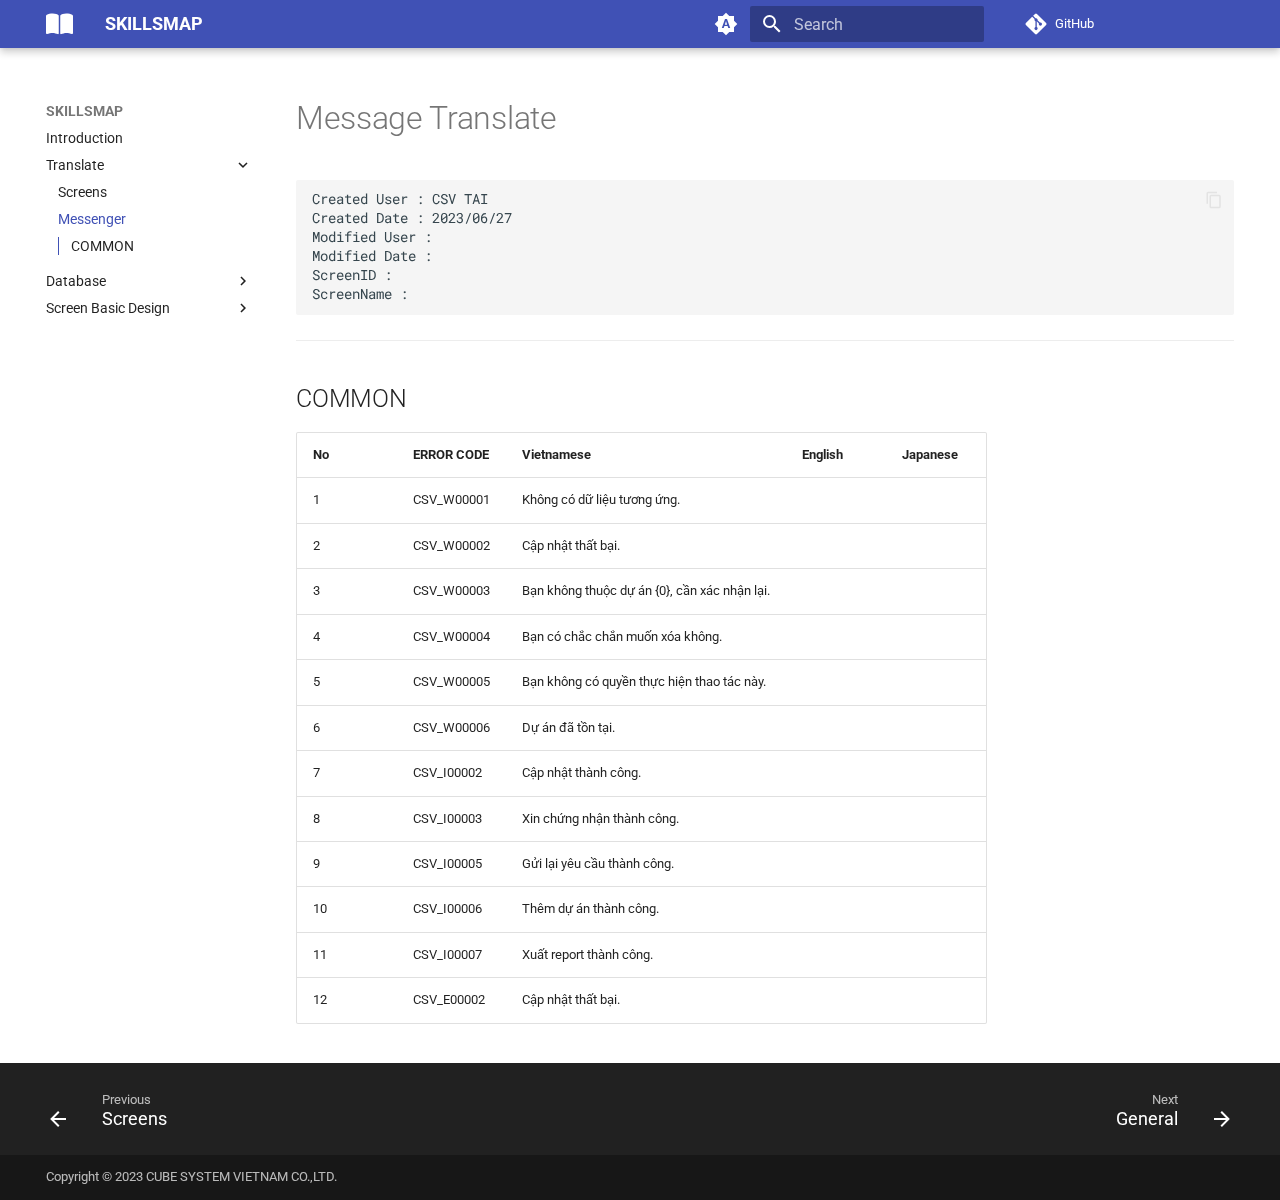
<file: translate/messenger/index.html>
<!doctype html>
<html lang="en" class="no-js">
  <head>
    
      <meta charset="utf-8">
      <meta name="viewport" content="width=device-width,initial-scale=1">
      
      
      
        <link rel="canonical" href="http://anh-tqt95.github.io/translate/messenger/">
      
      
        <link rel="prev" href="../screens/">
      
      
        <link rel="next" href="../../database/general/">
      
      <link rel="icon" href="../../assets/images/favicon.png">
      <meta name="generator" content="mkdocs-1.4.3, mkdocs-material-9.1.18">
    
    
      
        <title>Messenger - SKILLSMAP</title>
      
    
    
      <link rel="stylesheet" href="../../assets/stylesheets/main.26e3688c.min.css">
      
        
        <link rel="stylesheet" href="../../assets/stylesheets/palette.ecc896b0.min.css">
      
      

    
    
    
      
        
        
        <link rel="preconnect" href="https://fonts.gstatic.com" crossorigin>
        <link rel="stylesheet" href="https://fonts.googleapis.com/css?family=Roboto:300,300i,400,400i,700,700i%7CRoboto+Mono:400,400i,700,700i&display=fallback">
        <style>:root{--md-text-font:"Roboto";--md-code-font:"Roboto Mono"}</style>
      
    
    
      <link rel="stylesheet" href="../../assets/css/style.css">
    
    <script>__md_scope=new URL("../..",location),__md_hash=e=>[...e].reduce((e,_)=>(e<<5)-e+_.charCodeAt(0),0),__md_get=(e,_=localStorage,t=__md_scope)=>JSON.parse(_.getItem(t.pathname+"."+e)),__md_set=(e,_,t=localStorage,a=__md_scope)=>{try{t.setItem(a.pathname+"."+e,JSON.stringify(_))}catch(e){}}</script>
    
      

    
    
    
  </head>
  
  
    
    
      
    
    
    
    
    <body dir="ltr" data-md-color-scheme="default" data-md-color-primary="indigo" data-md-color-accent="indigo">
  
    
    
      <script>var palette=__md_get("__palette");if(palette&&"object"==typeof palette.color)for(var key of Object.keys(palette.color))document.body.setAttribute("data-md-color-"+key,palette.color[key])</script>
    
    <input class="md-toggle" data-md-toggle="drawer" type="checkbox" id="__drawer" autocomplete="off">
    <input class="md-toggle" data-md-toggle="search" type="checkbox" id="__search" autocomplete="off">
    <label class="md-overlay" for="__drawer"></label>
    <div data-md-component="skip">
      
        
        <a href="#message-translate" class="md-skip">
          Skip to content
        </a>
      
    </div>
    <div data-md-component="announce">
      
    </div>
    
    
      

  

<header class="md-header md-header--shadow" data-md-component="header">
  <nav class="md-header__inner md-grid" aria-label="Header">
    <a href="../.." title="SKILLSMAP" class="md-header__button md-logo" aria-label="SKILLSMAP" data-md-component="logo">
      
  
  <svg xmlns="http://www.w3.org/2000/svg" viewBox="0 0 576 512"><!--! Font Awesome Free 6.4.0 by @fontawesome - https://fontawesome.com License - https://fontawesome.com/license/free (Icons: CC BY 4.0, Fonts: SIL OFL 1.1, Code: MIT License) Copyright 2023 Fonticons, Inc.--><path d="M249.6 471.5c10.8 3.8 22.4-4.1 22.4-15.5V78.6c0-4.2-1.6-8.4-5-11C247.4 52 202.4 32 144 32 93.5 32 46.3 45.3 18.1 56.1 6.8 60.5 0 71.7 0 83.8v370.3c0 11.9 12.8 20.2 24.1 16.5C55.6 460.1 105.5 448 144 448c33.9 0 79 14 105.6 23.5zm76.8 0C353 462 398.1 448 432 448c38.5 0 88.4 12.1 119.9 22.6 11.3 3.8 24.1-4.6 24.1-16.5V83.8c0-12.1-6.8-23.3-18.1-27.6C529.7 45.3 482.5 32 432 32c-58.4 0-103.4 20-123 35.6-3.3 2.6-5 6.8-5 11V456c0 11.4 11.7 19.3 22.4 15.5z"/></svg>

    </a>
    <label class="md-header__button md-icon" for="__drawer">
      <svg xmlns="http://www.w3.org/2000/svg" viewBox="0 0 24 24"><path d="M3 6h18v2H3V6m0 5h18v2H3v-2m0 5h18v2H3v-2Z"/></svg>
    </label>
    <div class="md-header__title" data-md-component="header-title">
      <div class="md-header__ellipsis">
        <div class="md-header__topic">
          <span class="md-ellipsis">
            SKILLSMAP
          </span>
        </div>
        <div class="md-header__topic" data-md-component="header-topic">
          <span class="md-ellipsis">
            
              Messenger
            
          </span>
        </div>
      </div>
    </div>
    
      
        <form class="md-header__option" data-md-component="palette">
          
            
            
            
            <input class="md-option" data-md-color-media="(prefers-color-scheme)" data-md-color-scheme="default" data-md-color-primary="indigo" data-md-color-accent="indigo"  aria-label="Switch to light mode"  type="radio" name="__palette" id="__palette_1">
            
              <label class="md-header__button md-icon" title="Switch to light mode" for="__palette_3" hidden>
                <svg xmlns="http://www.w3.org/2000/svg" viewBox="0 0 24 24"><path d="m14.3 16-.7-2h-3.2l-.7 2H7.8L11 7h2l3.2 9h-1.9M20 8.69V4h-4.69L12 .69 8.69 4H4v4.69L.69 12 4 15.31V20h4.69L12 23.31 15.31 20H20v-4.69L23.31 12 20 8.69m-9.15 3.96h2.3L12 9l-1.15 3.65Z"/></svg>
              </label>
            
          
            
            
            
            <input class="md-option" data-md-color-media="(prefers-color-scheme: light)" data-md-color-scheme="default" data-md-color-primary="indigo" data-md-color-accent="indigo"  aria-label="Switch to dark mode"  type="radio" name="__palette" id="__palette_2">
            
              <label class="md-header__button md-icon" title="Switch to dark mode" for="__palette_1" hidden>
                <svg xmlns="http://www.w3.org/2000/svg" viewBox="0 0 24 24"><path d="M12 8a4 4 0 0 0-4 4 4 4 0 0 0 4 4 4 4 0 0 0 4-4 4 4 0 0 0-4-4m0 10a6 6 0 0 1-6-6 6 6 0 0 1 6-6 6 6 0 0 1 6 6 6 6 0 0 1-6 6m8-9.31V4h-4.69L12 .69 8.69 4H4v4.69L.69 12 4 15.31V20h4.69L12 23.31 15.31 20H20v-4.69L23.31 12 20 8.69Z"/></svg>
              </label>
            
          
            
            
            
            <input class="md-option" data-md-color-media="(prefers-color-scheme: dark)" data-md-color-scheme="slate" data-md-color-primary="indigo" data-md-color-accent="indigo"  aria-label="Switch to system preference"  type="radio" name="__palette" id="__palette_3">
            
              <label class="md-header__button md-icon" title="Switch to system preference" for="__palette_2" hidden>
                <svg xmlns="http://www.w3.org/2000/svg" viewBox="0 0 24 24"><path d="M12 18c-.89 0-1.74-.2-2.5-.55C11.56 16.5 13 14.42 13 12c0-2.42-1.44-4.5-3.5-5.45C10.26 6.2 11.11 6 12 6a6 6 0 0 1 6 6 6 6 0 0 1-6 6m8-9.31V4h-4.69L12 .69 8.69 4H4v4.69L.69 12 4 15.31V20h4.69L12 23.31 15.31 20H20v-4.69L23.31 12 20 8.69Z"/></svg>
              </label>
            
          
        </form>
      
    
    
    
      <label class="md-header__button md-icon" for="__search">
        <svg xmlns="http://www.w3.org/2000/svg" viewBox="0 0 24 24"><path d="M9.5 3A6.5 6.5 0 0 1 16 9.5c0 1.61-.59 3.09-1.56 4.23l.27.27h.79l5 5-1.5 1.5-5-5v-.79l-.27-.27A6.516 6.516 0 0 1 9.5 16 6.5 6.5 0 0 1 3 9.5 6.5 6.5 0 0 1 9.5 3m0 2C7 5 5 7 5 9.5S7 14 9.5 14 14 12 14 9.5 12 5 9.5 5Z"/></svg>
      </label>
      <div class="md-search" data-md-component="search" role="dialog">
  <label class="md-search__overlay" for="__search"></label>
  <div class="md-search__inner" role="search">
    <form class="md-search__form" name="search">
      <input type="text" class="md-search__input" name="query" aria-label="Search" placeholder="Search" autocapitalize="off" autocorrect="off" autocomplete="off" spellcheck="false" data-md-component="search-query" required>
      <label class="md-search__icon md-icon" for="__search">
        <svg xmlns="http://www.w3.org/2000/svg" viewBox="0 0 24 24"><path d="M9.5 3A6.5 6.5 0 0 1 16 9.5c0 1.61-.59 3.09-1.56 4.23l.27.27h.79l5 5-1.5 1.5-5-5v-.79l-.27-.27A6.516 6.516 0 0 1 9.5 16 6.5 6.5 0 0 1 3 9.5 6.5 6.5 0 0 1 9.5 3m0 2C7 5 5 7 5 9.5S7 14 9.5 14 14 12 14 9.5 12 5 9.5 5Z"/></svg>
        <svg xmlns="http://www.w3.org/2000/svg" viewBox="0 0 24 24"><path d="M20 11v2H8l5.5 5.5-1.42 1.42L4.16 12l7.92-7.92L13.5 5.5 8 11h12Z"/></svg>
      </label>
      <nav class="md-search__options" aria-label="Search">
        
        <button type="reset" class="md-search__icon md-icon" title="Clear" aria-label="Clear" tabindex="-1">
          <svg xmlns="http://www.w3.org/2000/svg" viewBox="0 0 24 24"><path d="M19 6.41 17.59 5 12 10.59 6.41 5 5 6.41 10.59 12 5 17.59 6.41 19 12 13.41 17.59 19 19 17.59 13.41 12 19 6.41Z"/></svg>
        </button>
      </nav>
      
    </form>
    <div class="md-search__output">
      <div class="md-search__scrollwrap" data-md-scrollfix>
        <div class="md-search-result" data-md-component="search-result">
          <div class="md-search-result__meta">
            Initializing search
          </div>
          <ol class="md-search-result__list" role="presentation"></ol>
        </div>
      </div>
    </div>
  </div>
</div>
    
    
      <div class="md-header__source">
        <a href="https://github.com/anh-tqt95/anh-tqt95.github.io/" title="Go to repository" class="md-source" data-md-component="source">
  <div class="md-source__icon md-icon">
    
    <svg xmlns="http://www.w3.org/2000/svg" viewBox="0 0 448 512"><!--! Font Awesome Free 6.4.0 by @fontawesome - https://fontawesome.com License - https://fontawesome.com/license/free (Icons: CC BY 4.0, Fonts: SIL OFL 1.1, Code: MIT License) Copyright 2023 Fonticons, Inc.--><path d="M439.55 236.05 244 40.45a28.87 28.87 0 0 0-40.81 0l-40.66 40.63 51.52 51.52c27.06-9.14 52.68 16.77 43.39 43.68l49.66 49.66c34.23-11.8 61.18 31 35.47 56.69-26.49 26.49-70.21-2.87-56-37.34L240.22 199v121.85c25.3 12.54 22.26 41.85 9.08 55a34.34 34.34 0 0 1-48.55 0c-17.57-17.6-11.07-46.91 11.25-56v-123c-20.8-8.51-24.6-30.74-18.64-45L142.57 101 8.45 235.14a28.86 28.86 0 0 0 0 40.81l195.61 195.6a28.86 28.86 0 0 0 40.8 0l194.69-194.69a28.86 28.86 0 0 0 0-40.81z"/></svg>
  </div>
  <div class="md-source__repository">
    GitHub
  </div>
</a>
      </div>
    
  </nav>
  
</header>
    
    <div class="md-container" data-md-component="container">
      
      
        
          
        
      
      <main class="md-main" data-md-component="main">
        <div class="md-main__inner md-grid">
          
            
              
              <div class="md-sidebar md-sidebar--primary" data-md-component="sidebar" data-md-type="navigation" >
                <div class="md-sidebar__scrollwrap">
                  <div class="md-sidebar__inner">
                    


  

<nav class="md-nav md-nav--primary md-nav--integrated" aria-label="Navigation" data-md-level="0">
  <label class="md-nav__title" for="__drawer">
    <a href="../.." title="SKILLSMAP" class="md-nav__button md-logo" aria-label="SKILLSMAP" data-md-component="logo">
      
  
  <svg xmlns="http://www.w3.org/2000/svg" viewBox="0 0 576 512"><!--! Font Awesome Free 6.4.0 by @fontawesome - https://fontawesome.com License - https://fontawesome.com/license/free (Icons: CC BY 4.0, Fonts: SIL OFL 1.1, Code: MIT License) Copyright 2023 Fonticons, Inc.--><path d="M249.6 471.5c10.8 3.8 22.4-4.1 22.4-15.5V78.6c0-4.2-1.6-8.4-5-11C247.4 52 202.4 32 144 32 93.5 32 46.3 45.3 18.1 56.1 6.8 60.5 0 71.7 0 83.8v370.3c0 11.9 12.8 20.2 24.1 16.5C55.6 460.1 105.5 448 144 448c33.9 0 79 14 105.6 23.5zm76.8 0C353 462 398.1 448 432 448c38.5 0 88.4 12.1 119.9 22.6 11.3 3.8 24.1-4.6 24.1-16.5V83.8c0-12.1-6.8-23.3-18.1-27.6C529.7 45.3 482.5 32 432 32c-58.4 0-103.4 20-123 35.6-3.3 2.6-5 6.8-5 11V456c0 11.4 11.7 19.3 22.4 15.5z"/></svg>

    </a>
    SKILLSMAP
  </label>
  
    <div class="md-nav__source">
      <a href="https://github.com/anh-tqt95/anh-tqt95.github.io/" title="Go to repository" class="md-source" data-md-component="source">
  <div class="md-source__icon md-icon">
    
    <svg xmlns="http://www.w3.org/2000/svg" viewBox="0 0 448 512"><!--! Font Awesome Free 6.4.0 by @fontawesome - https://fontawesome.com License - https://fontawesome.com/license/free (Icons: CC BY 4.0, Fonts: SIL OFL 1.1, Code: MIT License) Copyright 2023 Fonticons, Inc.--><path d="M439.55 236.05 244 40.45a28.87 28.87 0 0 0-40.81 0l-40.66 40.63 51.52 51.52c27.06-9.14 52.68 16.77 43.39 43.68l49.66 49.66c34.23-11.8 61.18 31 35.47 56.69-26.49 26.49-70.21-2.87-56-37.34L240.22 199v121.85c25.3 12.54 22.26 41.85 9.08 55a34.34 34.34 0 0 1-48.55 0c-17.57-17.6-11.07-46.91 11.25-56v-123c-20.8-8.51-24.6-30.74-18.64-45L142.57 101 8.45 235.14a28.86 28.86 0 0 0 0 40.81l195.61 195.6a28.86 28.86 0 0 0 40.8 0l194.69-194.69a28.86 28.86 0 0 0 0-40.81z"/></svg>
  </div>
  <div class="md-source__repository">
    GitHub
  </div>
</a>
    </div>
  
  <ul class="md-nav__list" data-md-scrollfix>
    
      
      
      

  
  
  
    <li class="md-nav__item">
      <a href="../.." class="md-nav__link">
        Introduction
      </a>
    </li>
  

    
      
      
      

  
  
    
  
  
    
    <li class="md-nav__item md-nav__item--active md-nav__item--nested">
      
      
      
      
      <input class="md-nav__toggle md-toggle " type="checkbox" id="__nav_2" checked>
      
      
      
        <label class="md-nav__link" for="__nav_2" id="__nav_2_label" tabindex="0">
          Translate
          <span class="md-nav__icon md-icon"></span>
        </label>
      
      <nav class="md-nav" data-md-level="1" aria-labelledby="__nav_2_label" aria-expanded="true">
        <label class="md-nav__title" for="__nav_2">
          <span class="md-nav__icon md-icon"></span>
          Translate
        </label>
        <ul class="md-nav__list" data-md-scrollfix>
          
            
              
  
  
  
    <li class="md-nav__item">
      <a href="../screens/" class="md-nav__link">
        Screens
      </a>
    </li>
  

            
          
            
              
  
  
    
  
  
    <li class="md-nav__item md-nav__item--active">
      
      <input class="md-nav__toggle md-toggle" type="checkbox" id="__toc">
      
      
        
      
      
        <label class="md-nav__link md-nav__link--active" for="__toc">
          Messenger
          <span class="md-nav__icon md-icon"></span>
        </label>
      
      <a href="./" class="md-nav__link md-nav__link--active">
        Messenger
      </a>
      
        

<nav class="md-nav md-nav--secondary" aria-label="Table of contents">
  
  
  
    
  
  
    <label class="md-nav__title" for="__toc">
      <span class="md-nav__icon md-icon"></span>
      Table of contents
    </label>
    <ul class="md-nav__list" data-md-component="toc" data-md-scrollfix>
      
        <li class="md-nav__item">
  <a href="#common" class="md-nav__link">
    COMMON
  </a>
  
</li>
      
    </ul>
  
</nav>
      
    </li>
  

            
          
        </ul>
      </nav>
    </li>
  

    
      
      
      

  
  
  
    
    <li class="md-nav__item md-nav__item--nested">
      
      
      
      
      <input class="md-nav__toggle md-toggle " type="checkbox" id="__nav_3" >
      
      
      
        <label class="md-nav__link" for="__nav_3" id="__nav_3_label" tabindex="0">
          Database
          <span class="md-nav__icon md-icon"></span>
        </label>
      
      <nav class="md-nav" data-md-level="1" aria-labelledby="__nav_3_label" aria-expanded="false">
        <label class="md-nav__title" for="__nav_3">
          <span class="md-nav__icon md-icon"></span>
          Database
        </label>
        <ul class="md-nav__list" data-md-scrollfix>
          
            
              
  
  
  
    <li class="md-nav__item">
      <a href="../../database/general/" class="md-nav__link">
        General
      </a>
    </li>
  

            
          
            
              
  
  
  
    <li class="md-nav__item">
      <a href="../../database/diagram/" class="md-nav__link">
        Diagram
      </a>
    </li>
  

            
          
        </ul>
      </nav>
    </li>
  

    
      
      
      

  
  
  
    
    <li class="md-nav__item md-nav__item--nested">
      
      
      
      
      <input class="md-nav__toggle md-toggle " type="checkbox" id="__nav_4" >
      
      
      
        <label class="md-nav__link" for="__nav_4" id="__nav_4_label" tabindex="0">
          Screen Basic Design
          <span class="md-nav__icon md-icon"></span>
        </label>
      
      <nav class="md-nav" data-md-level="1" aria-labelledby="__nav_4_label" aria-expanded="false">
        <label class="md-nav__title" for="__nav_4">
          <span class="md-nav__icon md-icon"></span>
          Screen Basic Design
        </label>
        <ul class="md-nav__list" data-md-scrollfix>
          
            
              
  
  
  
    <li class="md-nav__item">
      <a href="../../screen/sm00001_MasterItems/" class="md-nav__link">
        SM00001_Master Items
      </a>
    </li>
  

            
          
            
              
  
  
  
    <li class="md-nav__item">
      <a href="../../screen/sm00002_Skillmap-list/" class="md-nav__link">
        SM00002_Skillmap List
      </a>
    </li>
  

            
          
            
              
  
  
  
    <li class="md-nav__item">
      <a href="../../screen/sm00003_Skillmap-detail/" class="md-nav__link">
        SM00003_Skillmap Detail
      </a>
    </li>
  

            
          
            
              
  
  
  
    <li class="md-nav__item">
      <a href="../../screen/sm00004_Dashboard/" class="md-nav__link">
        SM00004_Dashboard
      </a>
    </li>
  

            
          
            
              
  
  
  
    <li class="md-nav__item">
      <a href="../../screen/sm00005_Report/" class="md-nav__link">
        SM00005_Report
      </a>
    </li>
  

            
          
            
              
  
  
  
    <li class="md-nav__item">
      <a href="../../screen/sm00006_Roadmap/" class="md-nav__link">
        SM00006_Roadmap
      </a>
    </li>
  

            
          
        </ul>
      </nav>
    </li>
  

    
  </ul>
</nav>
                  </div>
                </div>
              </div>
            
            
          
          
            <div class="md-content" data-md-component="content">
              <article class="md-content__inner md-typeset">
                
                  

  
  


<h1 id="message-translate">Message Translate</h1>
<div class="highlight"><pre><span></span><code><a id="__codelineno-0-1" name="__codelineno-0-1" href="#__codelineno-0-1"></a>Created User : CSV TAI
<a id="__codelineno-0-2" name="__codelineno-0-2" href="#__codelineno-0-2"></a>Created Date : 2023/06/27
<a id="__codelineno-0-3" name="__codelineno-0-3" href="#__codelineno-0-3"></a>Modified User :
<a id="__codelineno-0-4" name="__codelineno-0-4" href="#__codelineno-0-4"></a>Modified Date :
<a id="__codelineno-0-5" name="__codelineno-0-5" href="#__codelineno-0-5"></a>ScreenID : 
<a id="__codelineno-0-6" name="__codelineno-0-6" href="#__codelineno-0-6"></a>ScreenName : 
</code></pre></div>
<hr />
<h2 id="common">COMMON</h2>
<table>
<thead>
<tr>
<th>No</th>
<th>ERROR CODE</th>
<th>Vietnamese</th>
<th>English</th>
<th>Japanese</th>
</tr>
</thead>
<tbody>
<tr>
<td>1</td>
<td>CSV_W00001</td>
<td>Không có dữ liệu tương ứng.</td>
<td></td>
<td></td>
</tr>
<tr>
<td>2</td>
<td>CSV_W00002</td>
<td>Cập nhật thất bại.</td>
<td></td>
<td></td>
</tr>
<tr>
<td>3</td>
<td>CSV_W00003</td>
<td>Bạn không thuộc dự án {0}, cần xác nhận lại.</td>
<td></td>
<td></td>
</tr>
<tr>
<td>4</td>
<td>CSV_W00004</td>
<td>Bạn có chắc chắn muốn xóa không.</td>
<td></td>
<td></td>
</tr>
<tr>
<td>5</td>
<td>CSV_W00005</td>
<td>Bạn không có quyền thực hiện thao tác này.</td>
<td></td>
<td></td>
</tr>
<tr>
<td>6</td>
<td>CSV_W00006</td>
<td>Dự án đã tồn tại.</td>
<td></td>
<td></td>
</tr>
<tr>
<td>7</td>
<td>CSV_I00002</td>
<td>Cập nhật thành công.</td>
<td></td>
<td></td>
</tr>
<tr>
<td>8</td>
<td>CSV_I00003</td>
<td>Xin chứng nhận thành công.</td>
<td></td>
<td></td>
</tr>
<tr>
<td>9</td>
<td>CSV_I00005</td>
<td>Gửi lại yêu cầu thành công.</td>
<td></td>
<td></td>
</tr>
<tr>
<td>10</td>
<td>CSV_I00006</td>
<td>Thêm dự án thành công.</td>
<td></td>
<td></td>
</tr>
<tr>
<td>11</td>
<td>CSV_I00007</td>
<td>Xuất report thành công.</td>
<td></td>
<td></td>
</tr>
<tr>
<td>12</td>
<td>CSV_E00002</td>
<td>Cập nhật thất bại.</td>
<td></td>
<td></td>
</tr>
</tbody>
</table>





                
              </article>
            </div>
          
          
        </div>
        
          <button type="button" class="md-top md-icon" data-md-component="top" hidden>
            <svg xmlns="http://www.w3.org/2000/svg" viewBox="0 0 24 24"><path d="M13 20h-2V8l-5.5 5.5-1.42-1.42L12 4.16l7.92 7.92-1.42 1.42L13 8v12Z"/></svg>
            Back to top
          </button>
        
      </main>
      
        <footer class="md-footer">
  
    
      
      <nav class="md-footer__inner md-grid" aria-label="Footer" >
        
          
          <a href="../screens/" class="md-footer__link md-footer__link--prev" aria-label="Previous: Screens" rel="prev">
            <div class="md-footer__button md-icon">
              <svg xmlns="http://www.w3.org/2000/svg" viewBox="0 0 24 24"><path d="M20 11v2H8l5.5 5.5-1.42 1.42L4.16 12l7.92-7.92L13.5 5.5 8 11h12Z"/></svg>
            </div>
            <div class="md-footer__title">
              <span class="md-footer__direction">
                Previous
              </span>
              <div class="md-ellipsis">
                Screens
              </div>
            </div>
          </a>
        
        
          
          <a href="../../database/general/" class="md-footer__link md-footer__link--next" aria-label="Next: General" rel="next">
            <div class="md-footer__title">
              <span class="md-footer__direction">
                Next
              </span>
              <div class="md-ellipsis">
                General
              </div>
            </div>
            <div class="md-footer__button md-icon">
              <svg xmlns="http://www.w3.org/2000/svg" viewBox="0 0 24 24"><path d="M4 11v2h12l-5.5 5.5 1.42 1.42L19.84 12l-7.92-7.92L10.5 5.5 16 11H4Z"/></svg>
            </div>
          </a>
        
      </nav>
    
  
  <div class="md-footer-meta md-typeset">
    <div class="md-footer-meta__inner md-grid">
      <div class="md-copyright">
  
    <div class="md-copyright__highlight">
      Copyright &copy; 2023 CUBE SYSTEM VIETNAM CO.,LTD.
    </div>
  
  
</div>
      
    </div>
  </div>
</footer>
      
    </div>
    <div class="md-dialog" data-md-component="dialog">
      <div class="md-dialog__inner md-typeset"></div>
    </div>
    
    <script id="__config" type="application/json">{"base": "../..", "features": ["navigation.path", "navigation.top", "toc.integrate", "navigation.footer", "content.code.copy", "navigation.instant", "navigation.instant.prefetch"], "search": "../../assets/javascripts/workers/search.74e28a9f.min.js", "translations": {"clipboard.copied": "Copied to clipboard", "clipboard.copy": "Copy to clipboard", "search.result.more.one": "1 more on this page", "search.result.more.other": "# more on this page", "search.result.none": "No matching documents", "search.result.one": "1 matching document", "search.result.other": "# matching documents", "search.result.placeholder": "Type to start searching", "search.result.term.missing": "Missing", "select.version": "Select version"}}</script>
    
    
      <script src="../../assets/javascripts/bundle.220ee61c.min.js"></script>
      
    
  </body>
</html>
</file>
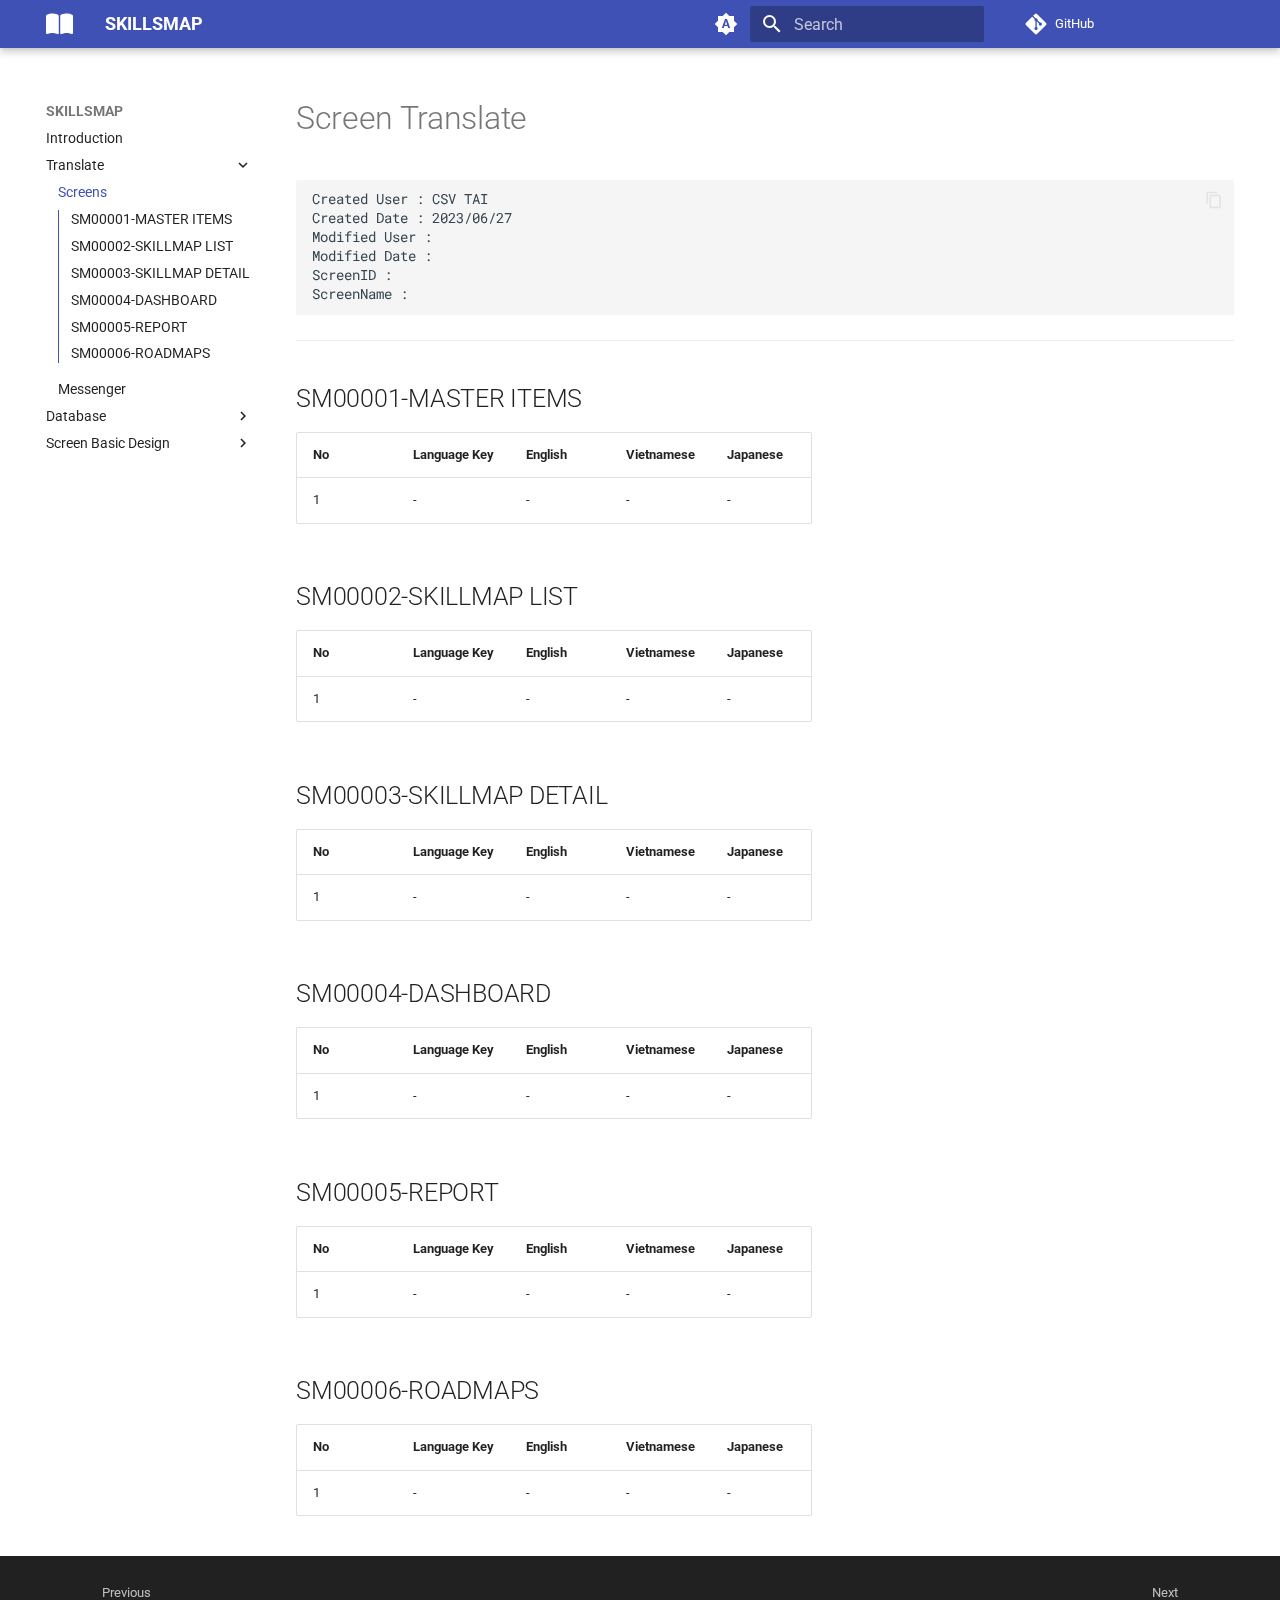
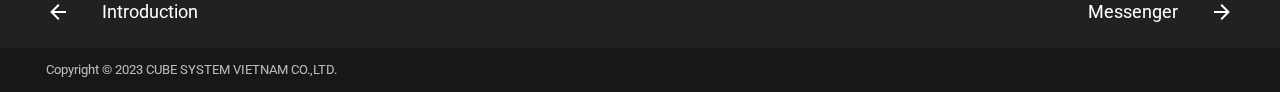
<file: translate/screens/index.html>
<!doctype html>
<html lang="en" class="no-js">
  <head>
    
      <meta charset="utf-8">
      <meta name="viewport" content="width=device-width,initial-scale=1">
      
      
      
        <link rel="canonical" href="http://anh-tqt95.github.io/translate/screens/">
      
      
        <link rel="prev" href="../..">
      
      
        <link rel="next" href="../messenger/">
      
      <link rel="icon" href="../../assets/images/favicon.png">
      <meta name="generator" content="mkdocs-1.4.3, mkdocs-material-9.1.18">
    
    
      
        <title>Screens - SKILLSMAP</title>
      
    
    
      <link rel="stylesheet" href="../../assets/stylesheets/main.26e3688c.min.css">
      
        
        <link rel="stylesheet" href="../../assets/stylesheets/palette.ecc896b0.min.css">
      
      

    
    
    
      
        
        
        <link rel="preconnect" href="https://fonts.gstatic.com" crossorigin>
        <link rel="stylesheet" href="https://fonts.googleapis.com/css?family=Roboto:300,300i,400,400i,700,700i%7CRoboto+Mono:400,400i,700,700i&display=fallback">
        <style>:root{--md-text-font:"Roboto";--md-code-font:"Roboto Mono"}</style>
      
    
    
      <link rel="stylesheet" href="../../assets/css/style.css">
    
    <script>__md_scope=new URL("../..",location),__md_hash=e=>[...e].reduce((e,_)=>(e<<5)-e+_.charCodeAt(0),0),__md_get=(e,_=localStorage,t=__md_scope)=>JSON.parse(_.getItem(t.pathname+"."+e)),__md_set=(e,_,t=localStorage,a=__md_scope)=>{try{t.setItem(a.pathname+"."+e,JSON.stringify(_))}catch(e){}}</script>
    
      

    
    
    
  </head>
  
  
    
    
      
    
    
    
    
    <body dir="ltr" data-md-color-scheme="default" data-md-color-primary="indigo" data-md-color-accent="indigo">
  
    
    
      <script>var palette=__md_get("__palette");if(palette&&"object"==typeof palette.color)for(var key of Object.keys(palette.color))document.body.setAttribute("data-md-color-"+key,palette.color[key])</script>
    
    <input class="md-toggle" data-md-toggle="drawer" type="checkbox" id="__drawer" autocomplete="off">
    <input class="md-toggle" data-md-toggle="search" type="checkbox" id="__search" autocomplete="off">
    <label class="md-overlay" for="__drawer"></label>
    <div data-md-component="skip">
      
        
        <a href="#screen-translate" class="md-skip">
          Skip to content
        </a>
      
    </div>
    <div data-md-component="announce">
      
    </div>
    
    
      

  

<header class="md-header md-header--shadow" data-md-component="header">
  <nav class="md-header__inner md-grid" aria-label="Header">
    <a href="../.." title="SKILLSMAP" class="md-header__button md-logo" aria-label="SKILLSMAP" data-md-component="logo">
      
  
  <svg xmlns="http://www.w3.org/2000/svg" viewBox="0 0 576 512"><!--! Font Awesome Free 6.4.0 by @fontawesome - https://fontawesome.com License - https://fontawesome.com/license/free (Icons: CC BY 4.0, Fonts: SIL OFL 1.1, Code: MIT License) Copyright 2023 Fonticons, Inc.--><path d="M249.6 471.5c10.8 3.8 22.4-4.1 22.4-15.5V78.6c0-4.2-1.6-8.4-5-11C247.4 52 202.4 32 144 32 93.5 32 46.3 45.3 18.1 56.1 6.8 60.5 0 71.7 0 83.8v370.3c0 11.9 12.8 20.2 24.1 16.5C55.6 460.1 105.5 448 144 448c33.9 0 79 14 105.6 23.5zm76.8 0C353 462 398.1 448 432 448c38.5 0 88.4 12.1 119.9 22.6 11.3 3.8 24.1-4.6 24.1-16.5V83.8c0-12.1-6.8-23.3-18.1-27.6C529.7 45.3 482.5 32 432 32c-58.4 0-103.4 20-123 35.6-3.3 2.6-5 6.8-5 11V456c0 11.4 11.7 19.3 22.4 15.5z"/></svg>

    </a>
    <label class="md-header__button md-icon" for="__drawer">
      <svg xmlns="http://www.w3.org/2000/svg" viewBox="0 0 24 24"><path d="M3 6h18v2H3V6m0 5h18v2H3v-2m0 5h18v2H3v-2Z"/></svg>
    </label>
    <div class="md-header__title" data-md-component="header-title">
      <div class="md-header__ellipsis">
        <div class="md-header__topic">
          <span class="md-ellipsis">
            SKILLSMAP
          </span>
        </div>
        <div class="md-header__topic" data-md-component="header-topic">
          <span class="md-ellipsis">
            
              Screens
            
          </span>
        </div>
      </div>
    </div>
    
      
        <form class="md-header__option" data-md-component="palette">
          
            
            
            
            <input class="md-option" data-md-color-media="(prefers-color-scheme)" data-md-color-scheme="default" data-md-color-primary="indigo" data-md-color-accent="indigo"  aria-label="Switch to light mode"  type="radio" name="__palette" id="__palette_1">
            
              <label class="md-header__button md-icon" title="Switch to light mode" for="__palette_3" hidden>
                <svg xmlns="http://www.w3.org/2000/svg" viewBox="0 0 24 24"><path d="m14.3 16-.7-2h-3.2l-.7 2H7.8L11 7h2l3.2 9h-1.9M20 8.69V4h-4.69L12 .69 8.69 4H4v4.69L.69 12 4 15.31V20h4.69L12 23.31 15.31 20H20v-4.69L23.31 12 20 8.69m-9.15 3.96h2.3L12 9l-1.15 3.65Z"/></svg>
              </label>
            
          
            
            
            
            <input class="md-option" data-md-color-media="(prefers-color-scheme: light)" data-md-color-scheme="default" data-md-color-primary="indigo" data-md-color-accent="indigo"  aria-label="Switch to dark mode"  type="radio" name="__palette" id="__palette_2">
            
              <label class="md-header__button md-icon" title="Switch to dark mode" for="__palette_1" hidden>
                <svg xmlns="http://www.w3.org/2000/svg" viewBox="0 0 24 24"><path d="M12 8a4 4 0 0 0-4 4 4 4 0 0 0 4 4 4 4 0 0 0 4-4 4 4 0 0 0-4-4m0 10a6 6 0 0 1-6-6 6 6 0 0 1 6-6 6 6 0 0 1 6 6 6 6 0 0 1-6 6m8-9.31V4h-4.69L12 .69 8.69 4H4v4.69L.69 12 4 15.31V20h4.69L12 23.31 15.31 20H20v-4.69L23.31 12 20 8.69Z"/></svg>
              </label>
            
          
            
            
            
            <input class="md-option" data-md-color-media="(prefers-color-scheme: dark)" data-md-color-scheme="slate" data-md-color-primary="indigo" data-md-color-accent="indigo"  aria-label="Switch to system preference"  type="radio" name="__palette" id="__palette_3">
            
              <label class="md-header__button md-icon" title="Switch to system preference" for="__palette_2" hidden>
                <svg xmlns="http://www.w3.org/2000/svg" viewBox="0 0 24 24"><path d="M12 18c-.89 0-1.74-.2-2.5-.55C11.56 16.5 13 14.42 13 12c0-2.42-1.44-4.5-3.5-5.45C10.26 6.2 11.11 6 12 6a6 6 0 0 1 6 6 6 6 0 0 1-6 6m8-9.31V4h-4.69L12 .69 8.69 4H4v4.69L.69 12 4 15.31V20h4.69L12 23.31 15.31 20H20v-4.69L23.31 12 20 8.69Z"/></svg>
              </label>
            
          
        </form>
      
    
    
    
      <label class="md-header__button md-icon" for="__search">
        <svg xmlns="http://www.w3.org/2000/svg" viewBox="0 0 24 24"><path d="M9.5 3A6.5 6.5 0 0 1 16 9.5c0 1.61-.59 3.09-1.56 4.23l.27.27h.79l5 5-1.5 1.5-5-5v-.79l-.27-.27A6.516 6.516 0 0 1 9.5 16 6.5 6.5 0 0 1 3 9.5 6.5 6.5 0 0 1 9.5 3m0 2C7 5 5 7 5 9.5S7 14 9.5 14 14 12 14 9.5 12 5 9.5 5Z"/></svg>
      </label>
      <div class="md-search" data-md-component="search" role="dialog">
  <label class="md-search__overlay" for="__search"></label>
  <div class="md-search__inner" role="search">
    <form class="md-search__form" name="search">
      <input type="text" class="md-search__input" name="query" aria-label="Search" placeholder="Search" autocapitalize="off" autocorrect="off" autocomplete="off" spellcheck="false" data-md-component="search-query" required>
      <label class="md-search__icon md-icon" for="__search">
        <svg xmlns="http://www.w3.org/2000/svg" viewBox="0 0 24 24"><path d="M9.5 3A6.5 6.5 0 0 1 16 9.5c0 1.61-.59 3.09-1.56 4.23l.27.27h.79l5 5-1.5 1.5-5-5v-.79l-.27-.27A6.516 6.516 0 0 1 9.5 16 6.5 6.5 0 0 1 3 9.5 6.5 6.5 0 0 1 9.5 3m0 2C7 5 5 7 5 9.5S7 14 9.5 14 14 12 14 9.5 12 5 9.5 5Z"/></svg>
        <svg xmlns="http://www.w3.org/2000/svg" viewBox="0 0 24 24"><path d="M20 11v2H8l5.5 5.5-1.42 1.42L4.16 12l7.92-7.92L13.5 5.5 8 11h12Z"/></svg>
      </label>
      <nav class="md-search__options" aria-label="Search">
        
        <button type="reset" class="md-search__icon md-icon" title="Clear" aria-label="Clear" tabindex="-1">
          <svg xmlns="http://www.w3.org/2000/svg" viewBox="0 0 24 24"><path d="M19 6.41 17.59 5 12 10.59 6.41 5 5 6.41 10.59 12 5 17.59 6.41 19 12 13.41 17.59 19 19 17.59 13.41 12 19 6.41Z"/></svg>
        </button>
      </nav>
      
    </form>
    <div class="md-search__output">
      <div class="md-search__scrollwrap" data-md-scrollfix>
        <div class="md-search-result" data-md-component="search-result">
          <div class="md-search-result__meta">
            Initializing search
          </div>
          <ol class="md-search-result__list" role="presentation"></ol>
        </div>
      </div>
    </div>
  </div>
</div>
    
    
      <div class="md-header__source">
        <a href="https://github.com/anh-tqt95/anh-tqt95.github.io/" title="Go to repository" class="md-source" data-md-component="source">
  <div class="md-source__icon md-icon">
    
    <svg xmlns="http://www.w3.org/2000/svg" viewBox="0 0 448 512"><!--! Font Awesome Free 6.4.0 by @fontawesome - https://fontawesome.com License - https://fontawesome.com/license/free (Icons: CC BY 4.0, Fonts: SIL OFL 1.1, Code: MIT License) Copyright 2023 Fonticons, Inc.--><path d="M439.55 236.05 244 40.45a28.87 28.87 0 0 0-40.81 0l-40.66 40.63 51.52 51.52c27.06-9.14 52.68 16.77 43.39 43.68l49.66 49.66c34.23-11.8 61.18 31 35.47 56.69-26.49 26.49-70.21-2.87-56-37.34L240.22 199v121.85c25.3 12.54 22.26 41.85 9.08 55a34.34 34.34 0 0 1-48.55 0c-17.57-17.6-11.07-46.91 11.25-56v-123c-20.8-8.51-24.6-30.74-18.64-45L142.57 101 8.45 235.14a28.86 28.86 0 0 0 0 40.81l195.61 195.6a28.86 28.86 0 0 0 40.8 0l194.69-194.69a28.86 28.86 0 0 0 0-40.81z"/></svg>
  </div>
  <div class="md-source__repository">
    GitHub
  </div>
</a>
      </div>
    
  </nav>
  
</header>
    
    <div class="md-container" data-md-component="container">
      
      
        
          
        
      
      <main class="md-main" data-md-component="main">
        <div class="md-main__inner md-grid">
          
            
              
              <div class="md-sidebar md-sidebar--primary" data-md-component="sidebar" data-md-type="navigation" >
                <div class="md-sidebar__scrollwrap">
                  <div class="md-sidebar__inner">
                    


  

<nav class="md-nav md-nav--primary md-nav--integrated" aria-label="Navigation" data-md-level="0">
  <label class="md-nav__title" for="__drawer">
    <a href="../.." title="SKILLSMAP" class="md-nav__button md-logo" aria-label="SKILLSMAP" data-md-component="logo">
      
  
  <svg xmlns="http://www.w3.org/2000/svg" viewBox="0 0 576 512"><!--! Font Awesome Free 6.4.0 by @fontawesome - https://fontawesome.com License - https://fontawesome.com/license/free (Icons: CC BY 4.0, Fonts: SIL OFL 1.1, Code: MIT License) Copyright 2023 Fonticons, Inc.--><path d="M249.6 471.5c10.8 3.8 22.4-4.1 22.4-15.5V78.6c0-4.2-1.6-8.4-5-11C247.4 52 202.4 32 144 32 93.5 32 46.3 45.3 18.1 56.1 6.8 60.5 0 71.7 0 83.8v370.3c0 11.9 12.8 20.2 24.1 16.5C55.6 460.1 105.5 448 144 448c33.9 0 79 14 105.6 23.5zm76.8 0C353 462 398.1 448 432 448c38.5 0 88.4 12.1 119.9 22.6 11.3 3.8 24.1-4.6 24.1-16.5V83.8c0-12.1-6.8-23.3-18.1-27.6C529.7 45.3 482.5 32 432 32c-58.4 0-103.4 20-123 35.6-3.3 2.6-5 6.8-5 11V456c0 11.4 11.7 19.3 22.4 15.5z"/></svg>

    </a>
    SKILLSMAP
  </label>
  
    <div class="md-nav__source">
      <a href="https://github.com/anh-tqt95/anh-tqt95.github.io/" title="Go to repository" class="md-source" data-md-component="source">
  <div class="md-source__icon md-icon">
    
    <svg xmlns="http://www.w3.org/2000/svg" viewBox="0 0 448 512"><!--! Font Awesome Free 6.4.0 by @fontawesome - https://fontawesome.com License - https://fontawesome.com/license/free (Icons: CC BY 4.0, Fonts: SIL OFL 1.1, Code: MIT License) Copyright 2023 Fonticons, Inc.--><path d="M439.55 236.05 244 40.45a28.87 28.87 0 0 0-40.81 0l-40.66 40.63 51.52 51.52c27.06-9.14 52.68 16.77 43.39 43.68l49.66 49.66c34.23-11.8 61.18 31 35.47 56.69-26.49 26.49-70.21-2.87-56-37.34L240.22 199v121.85c25.3 12.54 22.26 41.85 9.08 55a34.34 34.34 0 0 1-48.55 0c-17.57-17.6-11.07-46.91 11.25-56v-123c-20.8-8.51-24.6-30.74-18.64-45L142.57 101 8.45 235.14a28.86 28.86 0 0 0 0 40.81l195.61 195.6a28.86 28.86 0 0 0 40.8 0l194.69-194.69a28.86 28.86 0 0 0 0-40.81z"/></svg>
  </div>
  <div class="md-source__repository">
    GitHub
  </div>
</a>
    </div>
  
  <ul class="md-nav__list" data-md-scrollfix>
    
      
      
      

  
  
  
    <li class="md-nav__item">
      <a href="../.." class="md-nav__link">
        Introduction
      </a>
    </li>
  

    
      
      
      

  
  
    
  
  
    
    <li class="md-nav__item md-nav__item--active md-nav__item--nested">
      
      
      
      
      <input class="md-nav__toggle md-toggle " type="checkbox" id="__nav_2" checked>
      
      
      
        <label class="md-nav__link" for="__nav_2" id="__nav_2_label" tabindex="0">
          Translate
          <span class="md-nav__icon md-icon"></span>
        </label>
      
      <nav class="md-nav" data-md-level="1" aria-labelledby="__nav_2_label" aria-expanded="true">
        <label class="md-nav__title" for="__nav_2">
          <span class="md-nav__icon md-icon"></span>
          Translate
        </label>
        <ul class="md-nav__list" data-md-scrollfix>
          
            
              
  
  
    
  
  
    <li class="md-nav__item md-nav__item--active">
      
      <input class="md-nav__toggle md-toggle" type="checkbox" id="__toc">
      
      
        
      
      
        <label class="md-nav__link md-nav__link--active" for="__toc">
          Screens
          <span class="md-nav__icon md-icon"></span>
        </label>
      
      <a href="./" class="md-nav__link md-nav__link--active">
        Screens
      </a>
      
        

<nav class="md-nav md-nav--secondary" aria-label="Table of contents">
  
  
  
    
  
  
    <label class="md-nav__title" for="__toc">
      <span class="md-nav__icon md-icon"></span>
      Table of contents
    </label>
    <ul class="md-nav__list" data-md-component="toc" data-md-scrollfix>
      
        <li class="md-nav__item">
  <a href="#sm00001-master-items" class="md-nav__link">
    SM00001-MASTER ITEMS
  </a>
  
</li>
      
        <li class="md-nav__item">
  <a href="#sm00002-skillmap-list" class="md-nav__link">
    SM00002-SKILLMAP LIST
  </a>
  
</li>
      
        <li class="md-nav__item">
  <a href="#sm00003-skillmap-detail" class="md-nav__link">
    SM00003-SKILLMAP DETAIL
  </a>
  
</li>
      
        <li class="md-nav__item">
  <a href="#sm00004-dashboard" class="md-nav__link">
    SM00004-DASHBOARD
  </a>
  
</li>
      
        <li class="md-nav__item">
  <a href="#sm00005-report" class="md-nav__link">
    SM00005-REPORT
  </a>
  
</li>
      
        <li class="md-nav__item">
  <a href="#sm00006-roadmaps" class="md-nav__link">
    SM00006-ROADMAPS
  </a>
  
</li>
      
    </ul>
  
</nav>
      
    </li>
  

            
          
            
              
  
  
  
    <li class="md-nav__item">
      <a href="../messenger/" class="md-nav__link">
        Messenger
      </a>
    </li>
  

            
          
        </ul>
      </nav>
    </li>
  

    
      
      
      

  
  
  
    
    <li class="md-nav__item md-nav__item--nested">
      
      
      
      
      <input class="md-nav__toggle md-toggle " type="checkbox" id="__nav_3" >
      
      
      
        <label class="md-nav__link" for="__nav_3" id="__nav_3_label" tabindex="0">
          Database
          <span class="md-nav__icon md-icon"></span>
        </label>
      
      <nav class="md-nav" data-md-level="1" aria-labelledby="__nav_3_label" aria-expanded="false">
        <label class="md-nav__title" for="__nav_3">
          <span class="md-nav__icon md-icon"></span>
          Database
        </label>
        <ul class="md-nav__list" data-md-scrollfix>
          
            
              
  
  
  
    <li class="md-nav__item">
      <a href="../../database/general/" class="md-nav__link">
        General
      </a>
    </li>
  

            
          
            
              
  
  
  
    <li class="md-nav__item">
      <a href="../../database/diagram/" class="md-nav__link">
        Diagram
      </a>
    </li>
  

            
          
        </ul>
      </nav>
    </li>
  

    
      
      
      

  
  
  
    
    <li class="md-nav__item md-nav__item--nested">
      
      
      
      
      <input class="md-nav__toggle md-toggle " type="checkbox" id="__nav_4" >
      
      
      
        <label class="md-nav__link" for="__nav_4" id="__nav_4_label" tabindex="0">
          Screen Basic Design
          <span class="md-nav__icon md-icon"></span>
        </label>
      
      <nav class="md-nav" data-md-level="1" aria-labelledby="__nav_4_label" aria-expanded="false">
        <label class="md-nav__title" for="__nav_4">
          <span class="md-nav__icon md-icon"></span>
          Screen Basic Design
        </label>
        <ul class="md-nav__list" data-md-scrollfix>
          
            
              
  
  
  
    <li class="md-nav__item">
      <a href="../../screen/sm00001_MasterItems/" class="md-nav__link">
        SM00001_Master Items
      </a>
    </li>
  

            
          
            
              
  
  
  
    <li class="md-nav__item">
      <a href="../../screen/sm00002_Skillmap-list/" class="md-nav__link">
        SM00002_Skillmap List
      </a>
    </li>
  

            
          
            
              
  
  
  
    <li class="md-nav__item">
      <a href="../../screen/sm00003_Skillmap-detail/" class="md-nav__link">
        SM00003_Skillmap Detail
      </a>
    </li>
  

            
          
            
              
  
  
  
    <li class="md-nav__item">
      <a href="../../screen/sm00004_Dashboard/" class="md-nav__link">
        SM00004_Dashboard
      </a>
    </li>
  

            
          
            
              
  
  
  
    <li class="md-nav__item">
      <a href="../../screen/sm00005_Report/" class="md-nav__link">
        SM00005_Report
      </a>
    </li>
  

            
          
            
              
  
  
  
    <li class="md-nav__item">
      <a href="../../screen/sm00006_Roadmap/" class="md-nav__link">
        SM00006_Roadmap
      </a>
    </li>
  

            
          
        </ul>
      </nav>
    </li>
  

    
  </ul>
</nav>
                  </div>
                </div>
              </div>
            
            
          
          
            <div class="md-content" data-md-component="content">
              <article class="md-content__inner md-typeset">
                
                  

  
  


<h1 id="screen-translate">Screen Translate</h1>
<div class="highlight"><pre><span></span><code><a id="__codelineno-0-1" name="__codelineno-0-1" href="#__codelineno-0-1"></a>Created User : CSV TAI
<a id="__codelineno-0-2" name="__codelineno-0-2" href="#__codelineno-0-2"></a>Created Date : 2023/06/27
<a id="__codelineno-0-3" name="__codelineno-0-3" href="#__codelineno-0-3"></a>Modified User :
<a id="__codelineno-0-4" name="__codelineno-0-4" href="#__codelineno-0-4"></a>Modified Date :
<a id="__codelineno-0-5" name="__codelineno-0-5" href="#__codelineno-0-5"></a>ScreenID : 
<a id="__codelineno-0-6" name="__codelineno-0-6" href="#__codelineno-0-6"></a>ScreenName : 
</code></pre></div>
<hr />
<h2 id="sm00001-master-items">SM00001-MASTER ITEMS</h2>
<table>
<thead>
<tr>
<th>No</th>
<th>Language Key</th>
<th>English</th>
<th>Vietnamese</th>
<th>Japanese</th>
</tr>
</thead>
<tbody>
<tr>
<td>1</td>
<td>-</td>
<td>-</td>
<td>-</td>
<td>-</td>
</tr>
</tbody>
</table>
<h2 id="sm00002-skillmap-list">SM00002-SKILLMAP LIST</h2>
<table>
<thead>
<tr>
<th>No</th>
<th>Language Key</th>
<th>English</th>
<th>Vietnamese</th>
<th>Japanese</th>
</tr>
</thead>
<tbody>
<tr>
<td>1</td>
<td>-</td>
<td>-</td>
<td>-</td>
<td>-</td>
</tr>
</tbody>
</table>
<h2 id="sm00003-skillmap-detail">SM00003-SKILLMAP DETAIL</h2>
<table>
<thead>
<tr>
<th>No</th>
<th>Language Key</th>
<th>English</th>
<th>Vietnamese</th>
<th>Japanese</th>
</tr>
</thead>
<tbody>
<tr>
<td>1</td>
<td>-</td>
<td>-</td>
<td>-</td>
<td>-</td>
</tr>
</tbody>
</table>
<h2 id="sm00004-dashboard">SM00004-DASHBOARD</h2>
<table>
<thead>
<tr>
<th>No</th>
<th>Language Key</th>
<th>English</th>
<th>Vietnamese</th>
<th>Japanese</th>
</tr>
</thead>
<tbody>
<tr>
<td>1</td>
<td>-</td>
<td>-</td>
<td>-</td>
<td>-</td>
</tr>
</tbody>
</table>
<h2 id="sm00005-report">SM00005-REPORT</h2>
<table>
<thead>
<tr>
<th>No</th>
<th>Language Key</th>
<th>English</th>
<th>Vietnamese</th>
<th>Japanese</th>
</tr>
</thead>
<tbody>
<tr>
<td>1</td>
<td>-</td>
<td>-</td>
<td>-</td>
<td>-</td>
</tr>
</tbody>
</table>
<h2 id="sm00006-roadmaps">SM00006-ROADMAPS</h2>
<table>
<thead>
<tr>
<th>No</th>
<th>Language Key</th>
<th>English</th>
<th>Vietnamese</th>
<th>Japanese</th>
</tr>
</thead>
<tbody>
<tr>
<td>1</td>
<td>-</td>
<td>-</td>
<td>-</td>
<td>-</td>
</tr>
</tbody>
</table>





                
              </article>
            </div>
          
          
        </div>
        
          <button type="button" class="md-top md-icon" data-md-component="top" hidden>
            <svg xmlns="http://www.w3.org/2000/svg" viewBox="0 0 24 24"><path d="M13 20h-2V8l-5.5 5.5-1.42-1.42L12 4.16l7.92 7.92-1.42 1.42L13 8v12Z"/></svg>
            Back to top
          </button>
        
      </main>
      
        <footer class="md-footer">
  
    
      
      <nav class="md-footer__inner md-grid" aria-label="Footer" >
        
          
          <a href="../.." class="md-footer__link md-footer__link--prev" aria-label="Previous: Introduction" rel="prev">
            <div class="md-footer__button md-icon">
              <svg xmlns="http://www.w3.org/2000/svg" viewBox="0 0 24 24"><path d="M20 11v2H8l5.5 5.5-1.42 1.42L4.16 12l7.92-7.92L13.5 5.5 8 11h12Z"/></svg>
            </div>
            <div class="md-footer__title">
              <span class="md-footer__direction">
                Previous
              </span>
              <div class="md-ellipsis">
                Introduction
              </div>
            </div>
          </a>
        
        
          
          <a href="../messenger/" class="md-footer__link md-footer__link--next" aria-label="Next: Messenger" rel="next">
            <div class="md-footer__title">
              <span class="md-footer__direction">
                Next
              </span>
              <div class="md-ellipsis">
                Messenger
              </div>
            </div>
            <div class="md-footer__button md-icon">
              <svg xmlns="http://www.w3.org/2000/svg" viewBox="0 0 24 24"><path d="M4 11v2h12l-5.5 5.5 1.42 1.42L19.84 12l-7.92-7.92L10.5 5.5 16 11H4Z"/></svg>
            </div>
          </a>
        
      </nav>
    
  
  <div class="md-footer-meta md-typeset">
    <div class="md-footer-meta__inner md-grid">
      <div class="md-copyright">
  
    <div class="md-copyright__highlight">
      Copyright &copy; 2023 CUBE SYSTEM VIETNAM CO.,LTD.
    </div>
  
  
</div>
      
    </div>
  </div>
</footer>
      
    </div>
    <div class="md-dialog" data-md-component="dialog">
      <div class="md-dialog__inner md-typeset"></div>
    </div>
    
    <script id="__config" type="application/json">{"base": "../..", "features": ["navigation.path", "navigation.top", "toc.integrate", "navigation.footer", "content.code.copy", "navigation.instant", "navigation.instant.prefetch"], "search": "../../assets/javascripts/workers/search.74e28a9f.min.js", "translations": {"clipboard.copied": "Copied to clipboard", "clipboard.copy": "Copy to clipboard", "search.result.more.one": "1 more on this page", "search.result.more.other": "# more on this page", "search.result.none": "No matching documents", "search.result.one": "1 matching document", "search.result.other": "# matching documents", "search.result.placeholder": "Type to start searching", "search.result.term.missing": "Missing", "select.version": "Select version"}}</script>
    
    
      <script src="../../assets/javascripts/bundle.220ee61c.min.js"></script>
      
    
  </body>
</html>
</file>
<file: assets/css/style.css>
img {
  border: 1px solid #ccc;
  box-shadow: 0 0 5px #333;
}
</file>
<file: assets/stylesheets/main.26e3688c.min.css>
@charset "UTF-8";html{-webkit-text-size-adjust:none;-moz-text-size-adjust:none;text-size-adjust:none;box-sizing:border-box}*,:after,:before{box-sizing:inherit}@media (prefers-reduced-motion){*,:after,:before{transition:none!important}}body{margin:0}a,button,input,label{-webkit-tap-highlight-color:transparent}a{color:inherit;text-decoration:none}hr{border:0;box-sizing:initial;display:block;height:.05rem;overflow:visible;padding:0}small{font-size:80%}sub,sup{line-height:1em}img{border-style:none}table{border-collapse:initial;border-spacing:0}td,th{font-weight:400;vertical-align:top}button{background:#0000;border:0;font-family:inherit;font-size:inherit;margin:0;padding:0}input{border:0;outline:none}:root{--md-primary-fg-color:#4051b5;--md-primary-fg-color--light:#5d6cc0;--md-primary-fg-color--dark:#303fa1;--md-primary-bg-color:#fff;--md-primary-bg-color--light:#ffffffb3;--md-accent-fg-color:#526cfe;--md-accent-fg-color--transparent:#526cfe1a;--md-accent-bg-color:#fff;--md-accent-bg-color--light:#ffffffb3}[data-md-color-scheme=default]{color-scheme:light}[data-md-color-scheme=default] img[src$="#gh-dark-mode-only"],[data-md-color-scheme=default] img[src$="#only-dark"]{display:none}:root,[data-md-color-scheme=default]{--md-default-fg-color:#000000de;--md-default-fg-color--light:#0000008a;--md-default-fg-color--lighter:#00000052;--md-default-fg-color--lightest:#00000012;--md-default-bg-color:#fff;--md-default-bg-color--light:#ffffffb3;--md-default-bg-color--lighter:#ffffff4d;--md-default-bg-color--lightest:#ffffff1f;--md-code-fg-color:#36464e;--md-code-bg-color:#f5f5f5;--md-code-hl-color:#ffff0080;--md-code-hl-number-color:#d52a2a;--md-code-hl-special-color:#db1457;--md-code-hl-function-color:#a846b9;--md-code-hl-constant-color:#6e59d9;--md-code-hl-keyword-color:#3f6ec6;--md-code-hl-string-color:#1c7d4d;--md-code-hl-name-color:var(--md-code-fg-color);--md-code-hl-operator-color:var(--md-default-fg-color--light);--md-code-hl-punctuation-color:var(--md-default-fg-color--light);--md-code-hl-comment-color:var(--md-default-fg-color--light);--md-code-hl-generic-color:var(--md-default-fg-color--light);--md-code-hl-variable-color:var(--md-default-fg-color--light);--md-typeset-color:var(--md-default-fg-color);--md-typeset-a-color:var(--md-primary-fg-color);--md-typeset-mark-color:#ffff0080;--md-typeset-del-color:#f5503d26;--md-typeset-ins-color:#0bd57026;--md-typeset-kbd-color:#fafafa;--md-typeset-kbd-accent-color:#fff;--md-typeset-kbd-border-color:#b8b8b8;--md-typeset-table-color:#0000001f;--md-typeset-table-color--light:rgba(0,0,0,.035);--md-admonition-fg-color:var(--md-default-fg-color);--md-admonition-bg-color:var(--md-default-bg-color);--md-warning-fg-color:#000000de;--md-warning-bg-color:#ff9;--md-footer-fg-color:#fff;--md-footer-fg-color--light:#ffffffb3;--md-footer-fg-color--lighter:#ffffff73;--md-footer-bg-color:#000000de;--md-footer-bg-color--dark:#00000052;--md-shadow-z1:0 0.2rem 0.5rem #0000000d,0 0 0.05rem #0000001a;--md-shadow-z2:0 0.2rem 0.5rem #0000001a,0 0 0.05rem #00000040;--md-shadow-z3:0 0.2rem 0.5rem #0003,0 0 0.05rem #00000059}.md-icon svg{fill:currentcolor;display:block;height:1.2rem;width:1.2rem}body{-webkit-font-smoothing:antialiased;-moz-osx-font-smoothing:grayscale;--md-text-font-family:var(--md-text-font,_),-apple-system,BlinkMacSystemFont,Helvetica,Arial,sans-serif;--md-code-font-family:var(--md-code-font,_),SFMono-Regular,Consolas,Menlo,monospace}aside,body,input{font-feature-settings:"kern","liga";color:var(--md-typeset-color);font-family:var(--md-text-font-family)}code,kbd,pre{font-feature-settings:"kern";font-family:var(--md-code-font-family)}:root{--md-typeset-table-sort-icon:url('data:image/svg+xml;charset=utf-8,<svg xmlns="http://www.w3.org/2000/svg" viewBox="0 0 24 24"><path d="m18 21-4-4h3V7h-3l4-4 4 4h-3v10h3M2 19v-2h10v2M2 13v-2h7v2M2 7V5h4v2H2Z"/></svg>');--md-typeset-table-sort-icon--asc:url('data:image/svg+xml;charset=utf-8,<svg xmlns="http://www.w3.org/2000/svg" viewBox="0 0 24 24"><path d="M19 17h3l-4 4-4-4h3V3h2M2 17h10v2H2M6 5v2H2V5m0 6h7v2H2v-2Z"/></svg>');--md-typeset-table-sort-icon--desc:url('data:image/svg+xml;charset=utf-8,<svg xmlns="http://www.w3.org/2000/svg" viewBox="0 0 24 24"><path d="M19 7h3l-4-4-4 4h3v14h2M2 17h10v2H2M6 5v2H2V5m0 6h7v2H2v-2Z"/></svg>')}.md-typeset{-webkit-print-color-adjust:exact;color-adjust:exact;font-size:.8rem;line-height:1.6}@media print{.md-typeset{font-size:.68rem}}.md-typeset blockquote,.md-typeset dl,.md-typeset figure,.md-typeset ol,.md-typeset pre,.md-typeset ul{margin-bottom:1em;margin-top:1em}.md-typeset h1{color:var(--md-default-fg-color--light);font-size:2em;line-height:1.3;margin:0 0 1.25em}.md-typeset h1,.md-typeset h2{font-weight:300;letter-spacing:-.01em}.md-typeset h2{font-size:1.5625em;line-height:1.4;margin:1.6em 0 .64em}.md-typeset h3{font-size:1.25em;font-weight:400;letter-spacing:-.01em;line-height:1.5;margin:1.6em 0 .8em}.md-typeset h2+h3{margin-top:.8em}.md-typeset h4{font-weight:700;letter-spacing:-.01em;margin:1em 0}.md-typeset h5,.md-typeset h6{color:var(--md-default-fg-color--light);font-size:.8em;font-weight:700;letter-spacing:-.01em;margin:1.25em 0}.md-typeset h5{text-transform:uppercase}.md-typeset hr{border-bottom:.05rem solid var(--md-default-fg-color--lightest);display:flow-root;margin:1.5em 0}.md-typeset a{color:var(--md-typeset-a-color);word-break:break-word}.md-typeset a,.md-typeset a:before{transition:color 125ms}.md-typeset a:focus,.md-typeset a:hover{color:var(--md-accent-fg-color)}.md-typeset a:focus code,.md-typeset a:hover code{background-color:var(--md-accent-fg-color--transparent)}.md-typeset a code{color:currentcolor;transition:background-color 125ms}.md-typeset a.focus-visible{outline-color:var(--md-accent-fg-color);outline-offset:.2rem}.md-typeset code,.md-typeset kbd,.md-typeset pre{color:var(--md-code-fg-color);direction:ltr;font-variant-ligatures:none}@media print{.md-typeset code,.md-typeset kbd,.md-typeset pre{white-space:pre-wrap}}.md-typeset code{background-color:var(--md-code-bg-color);border-radius:.1rem;-webkit-box-decoration-break:clone;box-decoration-break:clone;font-size:.85em;padding:0 .2941176471em;word-break:break-word}.md-typeset code:not(.focus-visible){-webkit-tap-highlight-color:transparent;outline:none}.md-typeset pre{display:flow-root;line-height:1.4;position:relative}.md-typeset pre>code{-webkit-box-decoration-break:slice;box-decoration-break:slice;box-shadow:none;display:block;margin:0;outline-color:var(--md-accent-fg-color);overflow:auto;padding:.7720588235em 1.1764705882em;scrollbar-color:var(--md-default-fg-color--lighter) #0000;scrollbar-width:thin;touch-action:auto;word-break:normal}.md-typeset pre>code:hover{scrollbar-color:var(--md-accent-fg-color) #0000}.md-typeset pre>code::-webkit-scrollbar{height:.2rem;width:.2rem}.md-typeset pre>code::-webkit-scrollbar-thumb{background-color:var(--md-default-fg-color--lighter)}.md-typeset pre>code::-webkit-scrollbar-thumb:hover{background-color:var(--md-accent-fg-color)}.md-typeset kbd{background-color:var(--md-typeset-kbd-color);border-radius:.1rem;box-shadow:0 .1rem 0 .05rem var(--md-typeset-kbd-border-color),0 .1rem 0 var(--md-typeset-kbd-border-color),0 -.1rem .2rem var(--md-typeset-kbd-accent-color) inset;color:var(--md-default-fg-color);display:inline-block;font-size:.75em;padding:0 .6666666667em;vertical-align:text-top;word-break:break-word}.md-typeset mark{background-color:var(--md-typeset-mark-color);-webkit-box-decoration-break:clone;box-decoration-break:clone;color:inherit;word-break:break-word}.md-typeset abbr{border-bottom:.05rem dotted var(--md-default-fg-color--light);cursor:help;text-decoration:none}@media (hover:none){.md-typeset abbr[title]:focus:after,.md-typeset abbr[title]:hover:after{background-color:var(--md-default-fg-color);border-radius:.1rem;box-shadow:var(--md-shadow-z3);color:var(--md-default-bg-color);content:attr(title);font-size:.7rem;left:.8rem;margin-top:2em;padding:.2rem .3rem;position:absolute;right:.8rem}}.md-typeset small{opacity:.75}[dir=ltr] .md-typeset sub,[dir=ltr] .md-typeset sup{margin-left:.078125em}[dir=rtl] .md-typeset sub,[dir=rtl] .md-typeset sup{margin-right:.078125em}[dir=ltr] .md-typeset blockquote{padding-left:.6rem}[dir=rtl] .md-typeset blockquote{padding-right:.6rem}[dir=ltr] .md-typeset blockquote{border-left:.2rem solid var(--md-default-fg-color--lighter)}[dir=rtl] .md-typeset blockquote{border-right:.2rem solid var(--md-default-fg-color--lighter)}.md-typeset blockquote{color:var(--md-default-fg-color--light);margin-left:0;margin-right:0}.md-typeset ul{list-style-type:disc}[dir=ltr] .md-typeset ol,[dir=ltr] .md-typeset ul{margin-left:.625em}[dir=rtl] .md-typeset ol,[dir=rtl] .md-typeset ul{margin-right:.625em}.md-typeset ol,.md-typeset ul{padding:0}.md-typeset ol:not([hidden]),.md-typeset ul:not([hidden]){display:flow-root}.md-typeset ol ol,.md-typeset ul ol{list-style-type:lower-alpha}.md-typeset ol ol ol,.md-typeset ul ol ol{list-style-type:lower-roman}[dir=ltr] .md-typeset ol li,[dir=ltr] .md-typeset ul li{margin-left:1.25em}[dir=rtl] .md-typeset ol li,[dir=rtl] .md-typeset ul li{margin-right:1.25em}.md-typeset ol li,.md-typeset ul li{margin-bottom:.5em}.md-typeset ol li blockquote,.md-typeset ol li p,.md-typeset ul li blockquote,.md-typeset ul li p{margin:.5em 0}.md-typeset ol li:last-child,.md-typeset ul li:last-child{margin-bottom:0}[dir=ltr] .md-typeset ol li ol,[dir=ltr] .md-typeset ol li ul,[dir=ltr] .md-typeset ul li ol,[dir=ltr] .md-typeset ul li ul{margin-left:.625em}[dir=rtl] .md-typeset ol li ol,[dir=rtl] .md-typeset ol li ul,[dir=rtl] .md-typeset ul li ol,[dir=rtl] .md-typeset ul li ul{margin-right:.625em}.md-typeset ol li ol,.md-typeset ol li ul,.md-typeset ul li ol,.md-typeset ul li ul{margin-bottom:.5em;margin-top:.5em}[dir=ltr] .md-typeset dd{margin-left:1.875em}[dir=rtl] .md-typeset dd{margin-right:1.875em}.md-typeset dd{margin-bottom:1.5em;margin-top:1em}.md-typeset img,.md-typeset svg,.md-typeset video{height:auto;max-width:100%}.md-typeset img[align=left]{margin:1em 1em 1em 0}.md-typeset img[align=right]{margin:1em 0 1em 1em}.md-typeset img[align]:only-child{margin-top:0}.md-typeset figure{display:flow-root;margin:1em auto;max-width:100%;text-align:center;width:-webkit-fit-content;width:-moz-fit-content;width:fit-content}.md-typeset figure img{display:block}.md-typeset figcaption{font-style:italic;margin:1em auto;max-width:24rem}.md-typeset iframe{max-width:100%}.md-typeset table:not([class]){background-color:var(--md-default-bg-color);border:.05rem solid var(--md-typeset-table-color);border-radius:.1rem;display:inline-block;font-size:.64rem;max-width:100%;overflow:auto;touch-action:auto}@media print{.md-typeset table:not([class]){display:table}}.md-typeset table:not([class])+*{margin-top:1.5em}.md-typeset table:not([class]) td>:first-child,.md-typeset table:not([class]) th>:first-child{margin-top:0}.md-typeset table:not([class]) td>:last-child,.md-typeset table:not([class]) th>:last-child{margin-bottom:0}.md-typeset table:not([class]) td:not([align]),.md-typeset table:not([class]) th:not([align]){text-align:left}[dir=rtl] .md-typeset table:not([class]) td:not([align]),[dir=rtl] .md-typeset table:not([class]) th:not([align]){text-align:right}.md-typeset table:not([class]) th{font-weight:700;min-width:5rem;padding:.9375em 1.25em;vertical-align:top}.md-typeset table:not([class]) td{border-top:.05rem solid var(--md-typeset-table-color);padding:.9375em 1.25em;vertical-align:top}.md-typeset table:not([class]) tbody tr{transition:background-color 125ms}.md-typeset table:not([class]) tbody tr:hover{background-color:var(--md-typeset-table-color--light);box-shadow:0 .05rem 0 var(--md-default-bg-color) inset}.md-typeset table:not([class]) a{word-break:normal}.md-typeset table th[role=columnheader]{cursor:pointer}[dir=ltr] .md-typeset table th[role=columnheader]:after{margin-left:.5em}[dir=rtl] .md-typeset table th[role=columnheader]:after{margin-right:.5em}.md-typeset table th[role=columnheader]:after{content:"";display:inline-block;height:1.2em;-webkit-mask-image:var(--md-typeset-table-sort-icon);mask-image:var(--md-typeset-table-sort-icon);-webkit-mask-repeat:no-repeat;mask-repeat:no-repeat;-webkit-mask-size:contain;mask-size:contain;transition:background-color 125ms;vertical-align:text-bottom;width:1.2em}.md-typeset table th[role=columnheader]:hover:after{background-color:var(--md-default-fg-color--lighter)}.md-typeset table th[role=columnheader][aria-sort=ascending]:after{background-color:var(--md-default-fg-color--light);-webkit-mask-image:var(--md-typeset-table-sort-icon--asc);mask-image:var(--md-typeset-table-sort-icon--asc)}.md-typeset table th[role=columnheader][aria-sort=descending]:after{background-color:var(--md-default-fg-color--light);-webkit-mask-image:var(--md-typeset-table-sort-icon--desc);mask-image:var(--md-typeset-table-sort-icon--desc)}.md-typeset__scrollwrap{margin:1em -.8rem;overflow-x:auto;touch-action:auto}.md-typeset__table{display:inline-block;margin-bottom:.5em;padding:0 .8rem}@media print{.md-typeset__table{display:block}}html .md-typeset__table table{display:table;margin:0;overflow:hidden;width:100%}@media screen and (max-width:44.9375em){.md-content__inner>pre{margin:1em -.8rem}.md-content__inner>pre code{border-radius:0}}.md-banner{background-color:var(--md-footer-bg-color);color:var(--md-footer-fg-color);overflow:auto}@media print{.md-banner{display:none}}.md-banner--warning{background-color:var(--md-warning-bg-color);color:var(--md-warning-fg-color)}.md-banner__inner{font-size:.7rem;margin:.6rem auto;padding:0 .8rem}[dir=ltr] .md-banner__button{float:right}[dir=rtl] .md-banner__button{float:left}.md-banner__button{color:inherit;cursor:pointer;transition:opacity .25s}.md-banner__button:hover{opacity:.7}html{font-size:125%;height:100%;overflow-x:hidden}@media screen and (min-width:100em){html{font-size:137.5%}}@media screen and (min-width:125em){html{font-size:150%}}body{background-color:var(--md-default-bg-color);display:flex;flex-direction:column;font-size:.5rem;min-height:100%;position:relative;width:100%}@media print{body{display:block}}@media screen and (max-width:59.9375em){body[data-md-scrolllock]{position:fixed}}.md-grid{margin-left:auto;margin-right:auto;max-width:61rem}.md-container{display:flex;flex-direction:column;flex-grow:1}@media print{.md-container{display:block}}.md-main{flex-grow:1}.md-main__inner{display:flex;height:100%;margin-top:1.5rem}.md-ellipsis{overflow:hidden;text-overflow:ellipsis}.md-toggle{display:none}.md-option{height:0;opacity:0;position:absolute;width:0}.md-option:checked+label:not([hidden]){display:block}.md-option.focus-visible+label{outline-color:var(--md-accent-fg-color);outline-style:auto}.md-skip{background-color:var(--md-default-fg-color);border-radius:.1rem;color:var(--md-default-bg-color);font-size:.64rem;margin:.5rem;opacity:0;outline-color:var(--md-accent-fg-color);padding:.3rem .5rem;position:fixed;transform:translateY(.4rem);z-index:-1}.md-skip:focus{opacity:1;transform:translateY(0);transition:transform .25s cubic-bezier(.4,0,.2,1),opacity 175ms 75ms;z-index:10}@page{margin:25mm}:root{--md-clipboard-icon:url('data:image/svg+xml;charset=utf-8,<svg xmlns="http://www.w3.org/2000/svg" viewBox="0 0 24 24"><path d="M19 21H8V7h11m0-2H8a2 2 0 0 0-2 2v14a2 2 0 0 0 2 2h11a2 2 0 0 0 2-2V7a2 2 0 0 0-2-2m-3-4H4a2 2 0 0 0-2 2v14h2V3h12V1Z"/></svg>')}.md-clipboard{border-radius:.1rem;color:var(--md-default-fg-color--lightest);cursor:pointer;height:1.5em;outline-color:var(--md-accent-fg-color);outline-offset:.1rem;position:absolute;right:.5em;top:.5em;transition:color .25s;width:1.5em;z-index:1}@media print{.md-clipboard{display:none}}.md-clipboard:not(.focus-visible){-webkit-tap-highlight-color:transparent;outline:none}:hover>.md-clipboard{color:var(--md-default-fg-color--light)}.md-clipboard:focus,.md-clipboard:hover{color:var(--md-accent-fg-color)}.md-clipboard:after{background-color:currentcolor;content:"";display:block;height:1.125em;margin:0 auto;-webkit-mask-image:var(--md-clipboard-icon);mask-image:var(--md-clipboard-icon);-webkit-mask-position:center;mask-position:center;-webkit-mask-repeat:no-repeat;mask-repeat:no-repeat;-webkit-mask-size:contain;mask-size:contain;width:1.125em}.md-clipboard--inline{cursor:pointer}.md-clipboard--inline code{transition:color .25s,background-color .25s}.md-clipboard--inline:focus code,.md-clipboard--inline:hover code{background-color:var(--md-accent-fg-color--transparent);color:var(--md-accent-fg-color)}@keyframes consent{0%{opacity:0;transform:translateY(100%)}to{opacity:1;transform:translateY(0)}}@keyframes overlay{0%{opacity:0}to{opacity:1}}.md-consent__overlay{animation:overlay .25s both;-webkit-backdrop-filter:blur(.1rem);backdrop-filter:blur(.1rem);background-color:#0000008a;height:100%;opacity:1;position:fixed;top:0;width:100%;z-index:5}.md-consent__inner{animation:consent .5s cubic-bezier(.1,.7,.1,1) both;background-color:var(--md-default-bg-color);border:0;border-radius:.1rem;bottom:0;box-shadow:0 0 .2rem #0000001a,0 .2rem .4rem #0003;max-height:100%;overflow:auto;padding:0;position:fixed;width:100%;z-index:5}.md-consent__form{padding:.8rem}.md-consent__settings{display:none;margin:1em 0}input:checked+.md-consent__settings{display:block}.md-consent__controls{margin-bottom:.8rem}.md-typeset .md-consent__controls .md-button{display:inline}@media screen and (max-width:44.9375em){.md-typeset .md-consent__controls .md-button{display:block;margin-top:.4rem;text-align:center;width:100%}}.md-consent label{cursor:pointer}.md-content{flex-grow:1;min-width:0}.md-content__inner{margin:0 .8rem 1.2rem;padding-top:.6rem}@media screen and (min-width:76.25em){[dir=ltr] .md-sidebar--primary:not([hidden])~.md-content>.md-content__inner{margin-left:1.2rem}[dir=ltr] .md-sidebar--secondary:not([hidden])~.md-content>.md-content__inner,[dir=rtl] .md-sidebar--primary:not([hidden])~.md-content>.md-content__inner{margin-right:1.2rem}[dir=rtl] .md-sidebar--secondary:not([hidden])~.md-content>.md-content__inner{margin-left:1.2rem}}.md-content__inner:before{content:"";display:block;height:.4rem}.md-content__inner>:last-child{margin-bottom:0}[dir=ltr] .md-content__button{float:right}[dir=rtl] .md-content__button{float:left}[dir=ltr] .md-content__button{margin-left:.4rem}[dir=rtl] .md-content__button{margin-right:.4rem}.md-content__button{margin:.4rem 0;padding:0}@media print{.md-content__button{display:none}}.md-typeset .md-content__button{color:var(--md-default-fg-color--lighter)}.md-content__button svg{display:inline;vertical-align:top}[dir=rtl] .md-content__button svg{transform:scaleX(-1)}[dir=ltr] .md-dialog{right:.8rem}[dir=rtl] .md-dialog{left:.8rem}.md-dialog{background-color:var(--md-default-fg-color);border-radius:.1rem;bottom:.8rem;box-shadow:var(--md-shadow-z3);min-width:11.1rem;opacity:0;padding:.4rem .6rem;pointer-events:none;position:fixed;transform:translateY(100%);transition:transform 0ms .4s,opacity .4s;z-index:4}@media print{.md-dialog{display:none}}.md-dialog--active{opacity:1;pointer-events:auto;transform:translateY(0);transition:transform .4s cubic-bezier(.075,.85,.175,1),opacity .4s}.md-dialog__inner{color:var(--md-default-bg-color);font-size:.7rem}.md-feedback{margin:2em 0 1em;text-align:center}.md-feedback fieldset{border:none;margin:0;padding:0}.md-feedback__title{font-weight:700;margin:1em auto}.md-feedback__inner{position:relative}.md-feedback__list{align-content:baseline;display:flex;flex-wrap:wrap;justify-content:center;position:relative}.md-feedback__list:hover .md-icon:not(:disabled){color:var(--md-default-fg-color--lighter)}:disabled .md-feedback__list{min-height:1.8rem}.md-feedback__icon{color:var(--md-default-fg-color--light);cursor:pointer;flex-shrink:0;margin:0 .1rem;transition:color 125ms}.md-feedback__icon:not(:disabled).md-icon:hover{color:var(--md-accent-fg-color)}.md-feedback__icon:disabled{color:var(--md-default-fg-color--lightest);pointer-events:none}.md-feedback__note{opacity:0;position:relative;transform:translateY(.4rem);transition:transform .4s cubic-bezier(.1,.7,.1,1),opacity .15s}.md-feedback__note>*{margin:0 auto;max-width:16rem}:disabled .md-feedback__note{opacity:1;transform:translateY(0)}.md-footer{background-color:var(--md-footer-bg-color);color:var(--md-footer-fg-color)}@media print{.md-footer{display:none}}.md-footer__inner{justify-content:space-between;overflow:auto;padding:.2rem}.md-footer__inner:not([hidden]){display:flex}.md-footer__link{align-items:end;display:flex;flex-grow:0.01;margin-bottom:.4rem;margin-top:1rem;max-width:100%;outline-color:var(--md-accent-fg-color);overflow:hidden;transition:opacity .25s}.md-footer__link:focus,.md-footer__link:hover{opacity:.7}[dir=rtl] .md-footer__link svg{transform:scaleX(-1)}@media screen and (max-width:44.9375em){.md-footer__link--prev{flex-shrink:0}.md-footer__link--prev .md-footer__title{display:none}}[dir=ltr] .md-footer__link--next{margin-left:auto}[dir=rtl] .md-footer__link--next{margin-right:auto}.md-footer__link--next{text-align:right}[dir=rtl] .md-footer__link--next{text-align:left}.md-footer__title{flex-grow:1;font-size:.9rem;margin-bottom:.7rem;max-width:calc(100% - 2.4rem);padding:0 1rem;white-space:nowrap}.md-footer__button{margin:.2rem;padding:.4rem}.md-footer__direction{font-size:.64rem;opacity:.7}.md-footer-meta{background-color:var(--md-footer-bg-color--dark)}.md-footer-meta__inner{display:flex;flex-wrap:wrap;justify-content:space-between;padding:.2rem}html .md-footer-meta.md-typeset a{color:var(--md-footer-fg-color--light)}html .md-footer-meta.md-typeset a:focus,html .md-footer-meta.md-typeset a:hover{color:var(--md-footer-fg-color)}.md-copyright{color:var(--md-footer-fg-color--lighter);font-size:.64rem;margin:auto .6rem;padding:.4rem 0;width:100%}@media screen and (min-width:45em){.md-copyright{width:auto}}.md-copyright__highlight{color:var(--md-footer-fg-color--light)}.md-social{margin:0 .4rem;padding:.2rem 0 .6rem}@media screen and (min-width:45em){.md-social{padding:.6rem 0}}.md-social__link{display:inline-block;height:1.6rem;text-align:center;width:1.6rem}.md-social__link:before{line-height:1.9}.md-social__link svg{fill:currentcolor;max-height:.8rem;vertical-align:-25%}.md-typeset .md-button{border:.1rem solid;border-radius:.1rem;color:var(--md-primary-fg-color);cursor:pointer;display:inline-block;font-weight:700;padding:.625em 2em;transition:color 125ms,background-color 125ms,border-color 125ms}.md-typeset .md-button--primary{background-color:var(--md-primary-fg-color);border-color:var(--md-primary-fg-color);color:var(--md-primary-bg-color)}.md-typeset .md-button:focus,.md-typeset .md-button:hover{background-color:var(--md-accent-fg-color);border-color:var(--md-accent-fg-color);color:var(--md-accent-bg-color)}[dir=ltr] .md-typeset .md-input{border-top-left-radius:.1rem}[dir=ltr] .md-typeset .md-input,[dir=rtl] .md-typeset .md-input{border-top-right-radius:.1rem}[dir=rtl] .md-typeset .md-input{border-top-left-radius:.1rem}.md-typeset .md-input{border-bottom:.1rem solid var(--md-default-fg-color--lighter);box-shadow:var(--md-shadow-z1);font-size:.8rem;height:1.8rem;padding:0 .6rem;transition:border .25s,box-shadow .25s}.md-typeset .md-input:focus,.md-typeset .md-input:hover{border-bottom-color:var(--md-accent-fg-color);box-shadow:var(--md-shadow-z2)}.md-typeset .md-input--stretch{width:100%}.md-header{background-color:var(--md-primary-fg-color);box-shadow:0 0 .2rem #0000,0 .2rem .4rem #0000;color:var(--md-primary-bg-color);display:block;left:0;position:sticky;right:0;top:0;z-index:4}@media print{.md-header{display:none}}.md-header[hidden]{transform:translateY(-100%);transition:transform .25s cubic-bezier(.8,0,.6,1),box-shadow .25s}.md-header--shadow{box-shadow:0 0 .2rem #0000001a,0 .2rem .4rem #0003;transition:transform .25s cubic-bezier(.1,.7,.1,1),box-shadow .25s}.md-header__inner{align-items:center;display:flex;padding:0 .2rem}.md-header__button{color:currentcolor;cursor:pointer;margin:.2rem;outline-color:var(--md-accent-fg-color);padding:.4rem;position:relative;transition:opacity .25s;vertical-align:middle;z-index:1}.md-header__button:hover{opacity:.7}.md-header__button:not([hidden]){display:inline-block}.md-header__button:not(.focus-visible){-webkit-tap-highlight-color:transparent;outline:none}.md-header__button.md-logo{margin:.2rem;padding:.4rem}@media screen and (max-width:76.1875em){.md-header__button.md-logo{display:none}}.md-header__button.md-logo img,.md-header__button.md-logo svg{fill:currentcolor;display:block;height:1.2rem;width:auto}@media screen and (min-width:60em){.md-header__button[for=__search]{display:none}}.no-js .md-header__button[for=__search]{display:none}[dir=rtl] .md-header__button[for=__search] svg{transform:scaleX(-1)}@media screen and (min-width:76.25em){.md-header__button[for=__drawer]{display:none}}.md-header__topic{display:flex;max-width:100%;position:absolute;transition:transform .4s cubic-bezier(.1,.7,.1,1),opacity .15s;white-space:nowrap}.md-header__topic+.md-header__topic{opacity:0;pointer-events:none;transform:translateX(1.25rem);transition:transform .4s cubic-bezier(1,.7,.1,.1),opacity .15s;z-index:-1}[dir=rtl] .md-header__topic+.md-header__topic{transform:translateX(-1.25rem)}.md-header__topic:first-child{font-weight:700}[dir=ltr] .md-header__title{margin-left:1rem}[dir=rtl] .md-header__title{margin-right:1rem}[dir=ltr] .md-header__title{margin-right:.4rem}[dir=rtl] .md-header__title{margin-left:.4rem}.md-header__title{flex-grow:1;font-size:.9rem;height:2.4rem;line-height:2.4rem}.md-header__title--active .md-header__topic{opacity:0;pointer-events:none;transform:translateX(-1.25rem);transition:transform .4s cubic-bezier(1,.7,.1,.1),opacity .15s;z-index:-1}[dir=rtl] .md-header__title--active .md-header__topic{transform:translateX(1.25rem)}.md-header__title--active .md-header__topic+.md-header__topic{opacity:1;pointer-events:auto;transform:translateX(0);transition:transform .4s cubic-bezier(.1,.7,.1,1),opacity .15s;z-index:0}.md-header__title>.md-header__ellipsis{height:100%;position:relative;width:100%}.md-header__option{display:flex;flex-shrink:0;max-width:100%;transition:max-width 0ms .25s,opacity .25s .25s;white-space:nowrap}[data-md-toggle=search]:checked~.md-header .md-header__option{max-width:0;opacity:0;transition:max-width 0ms,opacity 0ms}.md-header__source{display:none}@media screen and (min-width:60em){[dir=ltr] .md-header__source{margin-left:1rem}[dir=rtl] .md-header__source{margin-right:1rem}.md-header__source{display:block;max-width:11.7rem;width:11.7rem}}@media screen and (min-width:76.25em){[dir=ltr] .md-header__source{margin-left:1.4rem}[dir=rtl] .md-header__source{margin-right:1.4rem}}:root{--md-nav-icon--prev:url('data:image/svg+xml;charset=utf-8,<svg xmlns="http://www.w3.org/2000/svg" viewBox="0 0 24 24"><path d="M20 11v2H8l5.5 5.5-1.42 1.42L4.16 12l7.92-7.92L13.5 5.5 8 11h12Z"/></svg>');--md-nav-icon--next:url('data:image/svg+xml;charset=utf-8,<svg xmlns="http://www.w3.org/2000/svg" viewBox="0 0 24 24"><path d="M8.59 16.58 13.17 12 8.59 7.41 10 6l6 6-6 6-1.41-1.42Z"/></svg>');--md-toc-icon:url('data:image/svg+xml;charset=utf-8,<svg xmlns="http://www.w3.org/2000/svg" viewBox="0 0 24 24"><path d="M3 9h14V7H3v2m0 4h14v-2H3v2m0 4h14v-2H3v2m16 0h2v-2h-2v2m0-10v2h2V7h-2m0 6h2v-2h-2v2Z"/></svg>')}.md-nav{font-size:.7rem;line-height:1.3}.md-nav__title{color:var(--md-default-fg-color--light);display:block;font-weight:700;overflow:hidden;padding:0 .6rem;text-overflow:ellipsis}.md-nav__title .md-nav__button{display:none}.md-nav__title .md-nav__button img{height:100%;width:auto}.md-nav__title .md-nav__button.md-logo img,.md-nav__title .md-nav__button.md-logo svg{fill:currentcolor;display:block;height:2.4rem;max-width:100%;object-fit:contain;width:auto}.md-nav__list{list-style:none;margin:0;padding:0}.md-nav__item{padding:0 .6rem}[dir=ltr] .md-nav__item .md-nav__item{padding-right:0}[dir=rtl] .md-nav__item .md-nav__item{padding-left:0}.md-nav__link{align-items:center;cursor:pointer;display:flex;justify-content:space-between;margin-top:.625em;overflow:hidden;scroll-snap-align:start;text-overflow:ellipsis;transition:color 125ms}.md-nav__link--passed{color:var(--md-default-fg-color--light)}.md-nav__item .md-nav__link--active{color:var(--md-typeset-a-color)}.md-nav__item .md-nav__link--index [href]{width:100%}.md-nav__link:focus,.md-nav__link:hover{color:var(--md-accent-fg-color)}.md-nav__link.focus-visible{outline-color:var(--md-accent-fg-color);outline-offset:.2rem}.md-nav--primary .md-nav__link[for=__toc]{display:none}.md-nav--primary .md-nav__link[for=__toc] .md-icon:after{background-color:currentcolor;display:block;height:100%;-webkit-mask-image:var(--md-toc-icon);mask-image:var(--md-toc-icon);width:100%}.md-nav--primary .md-nav__link[for=__toc]~.md-nav{display:none}.md-nav__link>*{cursor:pointer;display:flex}.md-nav__icon{flex-shrink:0}.md-nav__source{display:none}@media screen and (max-width:76.1875em){.md-nav--primary,.md-nav--primary .md-nav{background-color:var(--md-default-bg-color);display:flex;flex-direction:column;height:100%;left:0;position:absolute;right:0;top:0;z-index:1}.md-nav--primary .md-nav__item,.md-nav--primary .md-nav__title{font-size:.8rem;line-height:1.5}.md-nav--primary .md-nav__title{background-color:var(--md-default-fg-color--lightest);color:var(--md-default-fg-color--light);cursor:pointer;height:5.6rem;line-height:2.4rem;padding:3rem .8rem .2rem;position:relative;white-space:nowrap}[dir=ltr] .md-nav--primary .md-nav__title .md-nav__icon{left:.4rem}[dir=rtl] .md-nav--primary .md-nav__title .md-nav__icon{right:.4rem}.md-nav--primary .md-nav__title .md-nav__icon{display:block;height:1.2rem;margin:.2rem;position:absolute;top:.4rem;width:1.2rem}.md-nav--primary .md-nav__title .md-nav__icon:after{background-color:currentcolor;content:"";display:block;height:100%;-webkit-mask-image:var(--md-nav-icon--prev);mask-image:var(--md-nav-icon--prev);-webkit-mask-position:center;mask-position:center;-webkit-mask-repeat:no-repeat;mask-repeat:no-repeat;-webkit-mask-size:contain;mask-size:contain;width:100%}.md-nav--primary .md-nav__title~.md-nav__list{background-color:var(--md-default-bg-color);box-shadow:0 .05rem 0 var(--md-default-fg-color--lightest) inset;overflow-y:auto;scroll-snap-type:y mandatory;touch-action:pan-y}.md-nav--primary .md-nav__title~.md-nav__list>:first-child{border-top:0}.md-nav--primary .md-nav__title[for=__drawer]{background-color:var(--md-primary-fg-color);color:var(--md-primary-bg-color);font-weight:700}.md-nav--primary .md-nav__title .md-logo{display:block;left:.2rem;margin:.2rem;padding:.4rem;position:absolute;right:.2rem;top:.2rem}.md-nav--primary .md-nav__list{flex:1}.md-nav--primary .md-nav__item{border-top:.05rem solid var(--md-default-fg-color--lightest);padding:0}.md-nav--primary .md-nav__item--active>.md-nav__link{color:var(--md-typeset-a-color)}.md-nav--primary .md-nav__item--active>.md-nav__link:focus,.md-nav--primary .md-nav__item--active>.md-nav__link:hover{color:var(--md-accent-fg-color)}.md-nav--primary .md-nav__link{margin-top:0;padding:.6rem .8rem}[dir=ltr] .md-nav--primary .md-nav__link .md-nav__icon{margin-right:-.2rem}[dir=rtl] .md-nav--primary .md-nav__link .md-nav__icon{margin-left:-.2rem}.md-nav--primary .md-nav__link .md-nav__icon{font-size:1.2rem;height:1.2rem;width:1.2rem}.md-nav--primary .md-nav__link .md-nav__icon:after{background-color:currentcolor;content:"";display:block;height:100%;-webkit-mask-image:var(--md-nav-icon--next);mask-image:var(--md-nav-icon--next);-webkit-mask-position:center;mask-position:center;-webkit-mask-repeat:no-repeat;mask-repeat:no-repeat;-webkit-mask-size:contain;mask-size:contain;width:100%}[dir=rtl] .md-nav--primary .md-nav__icon:after{transform:scale(-1)}.md-nav--primary .md-nav--secondary .md-nav{background-color:initial;position:static}[dir=ltr] .md-nav--primary .md-nav--secondary .md-nav .md-nav__link{padding-left:1.4rem}[dir=rtl] .md-nav--primary .md-nav--secondary .md-nav .md-nav__link{padding-right:1.4rem}[dir=ltr] .md-nav--primary .md-nav--secondary .md-nav .md-nav .md-nav__link{padding-left:2rem}[dir=rtl] .md-nav--primary .md-nav--secondary .md-nav .md-nav .md-nav__link{padding-right:2rem}[dir=ltr] .md-nav--primary .md-nav--secondary .md-nav .md-nav .md-nav .md-nav__link{padding-left:2.6rem}[dir=rtl] .md-nav--primary .md-nav--secondary .md-nav .md-nav .md-nav .md-nav__link{padding-right:2.6rem}[dir=ltr] .md-nav--primary .md-nav--secondary .md-nav .md-nav .md-nav .md-nav .md-nav__link{padding-left:3.2rem}[dir=rtl] .md-nav--primary .md-nav--secondary .md-nav .md-nav .md-nav .md-nav .md-nav__link{padding-right:3.2rem}.md-nav--secondary{background-color:initial}.md-nav__toggle~.md-nav{display:flex;opacity:0;transform:translateX(100%);transition:transform .25s cubic-bezier(.8,0,.6,1),opacity 125ms 50ms}[dir=rtl] .md-nav__toggle~.md-nav{transform:translateX(-100%)}.md-nav__toggle:checked~.md-nav{opacity:1;transform:translateX(0);transition:transform .25s cubic-bezier(.4,0,.2,1),opacity 125ms 125ms}.md-nav__toggle:checked~.md-nav>.md-nav__list{-webkit-backface-visibility:hidden;backface-visibility:hidden}}@media screen and (max-width:59.9375em){.md-nav--primary .md-nav__link[for=__toc]{display:flex}.md-nav--primary .md-nav__link[for=__toc] .md-icon:after{content:""}.md-nav--primary .md-nav__link[for=__toc]+.md-nav__link{display:none}.md-nav--primary .md-nav__link[for=__toc]~.md-nav{display:flex}.md-nav__source{background-color:var(--md-primary-fg-color--dark);color:var(--md-primary-bg-color);display:block;padding:0 .2rem}}@media screen and (min-width:60em) and (max-width:76.1875em){.md-nav--integrated .md-nav__link[for=__toc]{display:flex}.md-nav--integrated .md-nav__link[for=__toc] .md-icon:after{content:""}.md-nav--integrated .md-nav__link[for=__toc]+.md-nav__link{display:none}.md-nav--integrated .md-nav__link[for=__toc]~.md-nav{display:flex}}@media screen and (min-width:60em){.md-nav--secondary .md-nav__title{background:var(--md-default-bg-color);box-shadow:0 0 .4rem .4rem var(--md-default-bg-color);position:sticky;top:0;z-index:1}.md-nav--secondary .md-nav__title[for=__toc]{scroll-snap-align:start}.md-nav--secondary .md-nav__title .md-nav__icon{display:none}}@media screen and (min-width:76.25em){.md-nav{transition:max-height .25s cubic-bezier(.86,0,.07,1)}.md-nav--primary .md-nav__title{background:var(--md-default-bg-color);box-shadow:0 0 .4rem .4rem var(--md-default-bg-color);position:sticky;top:0;z-index:1}.md-nav--primary .md-nav__title[for=__drawer]{scroll-snap-align:start}.md-nav--primary .md-nav__title .md-nav__icon,.md-nav__toggle~.md-nav{display:none}.md-nav__toggle:checked~.md-nav,.md-nav__toggle:indeterminate~.md-nav{display:block}.md-nav__item--nested>.md-nav>.md-nav__title{display:none}.md-nav__item--section{display:block;margin:1.25em 0}.md-nav__item--section:last-child{margin-bottom:0}.md-nav__item--section>.md-nav__link{font-weight:700;pointer-events:none}.md-nav__item--section>.md-nav__link[for]{color:var(--md-default-fg-color--light)}.md-nav__item--section>.md-nav__link--index [href]{pointer-events:auto}.md-nav__item--section>.md-nav__link .md-nav__icon{display:none}.md-nav__item--section>.md-nav{display:block}.md-nav__item--section>.md-nav>.md-nav__list>.md-nav__item{padding:0}.md-nav__icon{border-radius:100%;height:.9rem;transition:background-color .25s;width:.9rem}.md-nav__icon:hover{background-color:var(--md-accent-fg-color--transparent)}.md-nav__icon:after{background-color:currentcolor;border-radius:100%;content:"";display:inline-block;height:100%;-webkit-mask-image:var(--md-nav-icon--next);mask-image:var(--md-nav-icon--next);-webkit-mask-position:center;mask-position:center;-webkit-mask-repeat:no-repeat;mask-repeat:no-repeat;-webkit-mask-size:contain;mask-size:contain;transition:transform .25s;vertical-align:-.1rem;width:100%}[dir=rtl] .md-nav__icon:after{transform:rotate(180deg)}.md-nav__item--nested .md-nav__toggle:checked~.md-nav__link .md-nav__icon:after,.md-nav__item--nested .md-nav__toggle:indeterminate~.md-nav__link .md-nav__icon:after{transform:rotate(90deg)}.md-nav--lifted>.md-nav__list>.md-nav__item,.md-nav--lifted>.md-nav__list>.md-nav__item--nested,.md-nav--lifted>.md-nav__title{display:none}.md-nav--lifted>.md-nav__list>.md-nav__item--active{display:block;padding:0}.md-nav--lifted>.md-nav__list>.md-nav__item--active>.md-nav__link{background:var(--md-default-bg-color);box-shadow:0 0 .4rem .4rem var(--md-default-bg-color);font-weight:700;margin-top:0;padding:0 .6rem;position:sticky;top:0;z-index:1}.md-nav--lifted>.md-nav__list>.md-nav__item--active>.md-nav__link:not(.md-nav__link--index){pointer-events:none}.md-nav--lifted>.md-nav__list>.md-nav__item--active>.md-nav__link .md-nav__icon{display:none}.md-nav--lifted>.md-nav__list>.md-nav__item>[for]{color:var(--md-default-fg-color--light)}.md-nav--lifted .md-nav[data-md-level="1"]{display:block}[dir=ltr] .md-nav--lifted .md-nav[data-md-level="1"]>.md-nav__list>.md-nav__item{padding-right:.6rem}[dir=rtl] .md-nav--lifted .md-nav[data-md-level="1"]>.md-nav__list>.md-nav__item{padding-left:.6rem}.md-nav--integrated>.md-nav__list>.md-nav__item--active:not(.md-nav__item--nested){padding:0 .6rem}.md-nav--integrated>.md-nav__list>.md-nav__item--active:not(.md-nav__item--nested)>.md-nav__link{padding:0}[dir=ltr] .md-nav--integrated>.md-nav__list>.md-nav__item--active .md-nav--secondary{border-left:.05rem solid var(--md-primary-fg-color)}[dir=rtl] .md-nav--integrated>.md-nav__list>.md-nav__item--active .md-nav--secondary{border-right:.05rem solid var(--md-primary-fg-color)}.md-nav--integrated>.md-nav__list>.md-nav__item--active .md-nav--secondary{display:block;margin-bottom:1.25em}.md-nav--integrated>.md-nav__list>.md-nav__item--active .md-nav--secondary>.md-nav__title{display:none}}:root{--md-search-result-icon:url('data:image/svg+xml;charset=utf-8,<svg xmlns="http://www.w3.org/2000/svg" viewBox="0 0 24 24"><path d="M14 2H6a2 2 0 0 0-2 2v16a2 2 0 0 0 2 2h7c-.41-.25-.8-.56-1.14-.9-.33-.33-.61-.7-.86-1.1H6V4h7v5h5v1.18c.71.16 1.39.43 2 .82V8l-6-6m6.31 16.9c1.33-2.11.69-4.9-1.4-6.22-2.11-1.33-4.91-.68-6.22 1.4-1.34 2.11-.69 4.89 1.4 6.22 1.46.93 3.32.93 4.79.02L22 23.39 23.39 22l-3.08-3.1m-3.81.1a2.5 2.5 0 0 1-2.5-2.5 2.5 2.5 0 0 1 2.5-2.5 2.5 2.5 0 0 1 2.5 2.5 2.5 2.5 0 0 1-2.5 2.5Z"/></svg>')}.md-search{position:relative}@media screen and (min-width:60em){.md-search{padding:.2rem 0}}.no-js .md-search{display:none}.md-search__overlay{opacity:0;z-index:1}@media screen and (max-width:59.9375em){[dir=ltr] .md-search__overlay{left:-2.2rem}[dir=rtl] .md-search__overlay{right:-2.2rem}.md-search__overlay{background-color:var(--md-default-bg-color);border-radius:1rem;height:2rem;overflow:hidden;pointer-events:none;position:absolute;top:-1rem;transform-origin:center;transition:transform .3s .1s,opacity .2s .2s;width:2rem}[data-md-toggle=search]:checked~.md-header .md-search__overlay{opacity:1;transition:transform .4s,opacity .1s}}@media screen and (min-width:60em){[dir=ltr] .md-search__overlay{left:0}[dir=rtl] .md-search__overlay{right:0}.md-search__overlay{background-color:#0000008a;cursor:pointer;height:0;position:fixed;top:0;transition:width 0ms .25s,height 0ms .25s,opacity .25s;width:0}[data-md-toggle=search]:checked~.md-header .md-search__overlay{height:200vh;opacity:1;transition:width 0ms,height 0ms,opacity .25s;width:100%}}@media screen and (max-width:29.9375em){[data-md-toggle=search]:checked~.md-header .md-search__overlay{transform:scale(45)}}@media screen and (min-width:30em) and (max-width:44.9375em){[data-md-toggle=search]:checked~.md-header .md-search__overlay{transform:scale(60)}}@media screen and (min-width:45em) and (max-width:59.9375em){[data-md-toggle=search]:checked~.md-header .md-search__overlay{transform:scale(75)}}.md-search__inner{-webkit-backface-visibility:hidden;backface-visibility:hidden}@media screen and (max-width:59.9375em){[dir=ltr] .md-search__inner{left:0}[dir=rtl] .md-search__inner{right:0}.md-search__inner{height:0;opacity:0;overflow:hidden;position:fixed;top:0;transform:translateX(5%);transition:width 0ms .3s,height 0ms .3s,transform .15s cubic-bezier(.4,0,.2,1) .15s,opacity .15s .15s;width:0;z-index:2}[dir=rtl] .md-search__inner{transform:translateX(-5%)}[data-md-toggle=search]:checked~.md-header .md-search__inner{height:100%;opacity:1;transform:translateX(0);transition:width 0ms 0ms,height 0ms 0ms,transform .15s cubic-bezier(.1,.7,.1,1) .15s,opacity .15s .15s;width:100%}}@media screen and (min-width:60em){[dir=ltr] .md-search__inner{float:right}[dir=rtl] .md-search__inner{float:left}.md-search__inner{padding:.1rem 0;position:relative;transition:width .25s cubic-bezier(.1,.7,.1,1);width:11.7rem}}@media screen and (min-width:60em) and (max-width:76.1875em){[data-md-toggle=search]:checked~.md-header .md-search__inner{width:23.4rem}}@media screen and (min-width:76.25em){[data-md-toggle=search]:checked~.md-header .md-search__inner{width:34.4rem}}.md-search__form{background-color:var(--md-default-bg-color);box-shadow:0 0 .6rem #0000;height:2.4rem;position:relative;transition:color .25s,background-color .25s;z-index:2}@media screen and (min-width:60em){.md-search__form{background-color:#00000042;border-radius:.1rem;height:1.8rem}.md-search__form:hover{background-color:#ffffff1f}}[data-md-toggle=search]:checked~.md-header .md-search__form{background-color:var(--md-default-bg-color);border-radius:.1rem .1rem 0 0;box-shadow:0 0 .6rem #00000012;color:var(--md-default-fg-color)}[dir=ltr] .md-search__input{padding-left:3.6rem;padding-right:2.2rem}[dir=rtl] .md-search__input{padding-left:2.2rem;padding-right:3.6rem}.md-search__input{background:#0000;font-size:.9rem;height:100%;position:relative;text-overflow:ellipsis;width:100%;z-index:2}.md-search__input::placeholder{transition:color .25s}.md-search__input::placeholder,.md-search__input~.md-search__icon{color:var(--md-default-fg-color--light)}.md-search__input::-ms-clear{display:none}@media screen and (max-width:59.9375em){.md-search__input{font-size:.9rem;height:2.4rem;width:100%}}@media screen and (min-width:60em){[dir=ltr] .md-search__input{padding-left:2.2rem}[dir=rtl] .md-search__input{padding-right:2.2rem}.md-search__input{color:inherit;font-size:.8rem}.md-search__input::placeholder{color:var(--md-primary-bg-color--light)}.md-search__input+.md-search__icon{color:var(--md-primary-bg-color)}[data-md-toggle=search]:checked~.md-header .md-search__input{text-overflow:clip}[data-md-toggle=search]:checked~.md-header .md-search__input+.md-search__icon{color:var(--md-default-fg-color--light)}[data-md-toggle=search]:checked~.md-header .md-search__input::placeholder{color:#0000}}.md-search__icon{cursor:pointer;display:inline-block;height:1.2rem;transition:color .25s,opacity .25s;width:1.2rem}.md-search__icon:hover{opacity:.7}[dir=ltr] .md-search__icon[for=__search]{left:.5rem}[dir=rtl] .md-search__icon[for=__search]{right:.5rem}.md-search__icon[for=__search]{position:absolute;top:.3rem;z-index:2}[dir=rtl] .md-search__icon[for=__search] svg{transform:scaleX(-1)}@media screen and (max-width:59.9375em){[dir=ltr] .md-search__icon[for=__search]{left:.8rem}[dir=rtl] .md-search__icon[for=__search]{right:.8rem}.md-search__icon[for=__search]{top:.6rem}.md-search__icon[for=__search] svg:first-child{display:none}}@media screen and (min-width:60em){.md-search__icon[for=__search]{pointer-events:none}.md-search__icon[for=__search] svg:last-child{display:none}}[dir=ltr] .md-search__options{right:.5rem}[dir=rtl] .md-search__options{left:.5rem}.md-search__options{pointer-events:none;position:absolute;top:.3rem;z-index:2}@media screen and (max-width:59.9375em){[dir=ltr] .md-search__options{right:.8rem}[dir=rtl] .md-search__options{left:.8rem}.md-search__options{top:.6rem}}[dir=ltr] .md-search__options>.md-icon{margin-left:.2rem}[dir=rtl] .md-search__options>.md-icon{margin-right:.2rem}.md-search__options>.md-icon{color:var(--md-default-fg-color--light);opacity:0;transform:scale(.75);transition:transform .15s cubic-bezier(.1,.7,.1,1),opacity .15s}.md-search__options>.md-icon:not(.focus-visible){-webkit-tap-highlight-color:transparent;outline:none}[data-md-toggle=search]:checked~.md-header .md-search__input:valid~.md-search__options>.md-icon{opacity:1;pointer-events:auto;transform:scale(1)}[data-md-toggle=search]:checked~.md-header .md-search__input:valid~.md-search__options>.md-icon:hover{opacity:.7}[dir=ltr] .md-search__suggest{padding-left:3.6rem;padding-right:2.2rem}[dir=rtl] .md-search__suggest{padding-left:2.2rem;padding-right:3.6rem}.md-search__suggest{align-items:center;color:var(--md-default-fg-color--lighter);display:flex;font-size:.9rem;height:100%;opacity:0;position:absolute;top:0;transition:opacity 50ms;white-space:nowrap;width:100%}@media screen and (min-width:60em){[dir=ltr] .md-search__suggest{padding-left:2.2rem}[dir=rtl] .md-search__suggest{padding-right:2.2rem}.md-search__suggest{font-size:.8rem}}[data-md-toggle=search]:checked~.md-header .md-search__suggest{opacity:1;transition:opacity .3s .1s}[dir=ltr] .md-search__output{border-bottom-left-radius:.1rem}[dir=ltr] .md-search__output,[dir=rtl] .md-search__output{border-bottom-right-radius:.1rem}[dir=rtl] .md-search__output{border-bottom-left-radius:.1rem}.md-search__output{overflow:hidden;position:absolute;width:100%;z-index:1}@media screen and (max-width:59.9375em){.md-search__output{bottom:0;top:2.4rem}}@media screen and (min-width:60em){.md-search__output{opacity:0;top:1.9rem;transition:opacity .4s}[data-md-toggle=search]:checked~.md-header .md-search__output{box-shadow:var(--md-shadow-z3);opacity:1}}.md-search__scrollwrap{-webkit-backface-visibility:hidden;backface-visibility:hidden;background-color:var(--md-default-bg-color);height:100%;overflow-y:auto;touch-action:pan-y}@media (-webkit-max-device-pixel-ratio:1),(max-resolution:1dppx){.md-search__scrollwrap{transform:translateZ(0)}}@media screen and (min-width:60em) and (max-width:76.1875em){.md-search__scrollwrap{width:23.4rem}}@media screen and (min-width:76.25em){.md-search__scrollwrap{width:34.4rem}}@media screen and (min-width:60em){.md-search__scrollwrap{max-height:0;scrollbar-color:var(--md-default-fg-color--lighter) #0000;scrollbar-width:thin}[data-md-toggle=search]:checked~.md-header .md-search__scrollwrap{max-height:75vh}.md-search__scrollwrap:hover{scrollbar-color:var(--md-accent-fg-color) #0000}.md-search__scrollwrap::-webkit-scrollbar{height:.2rem;width:.2rem}.md-search__scrollwrap::-webkit-scrollbar-thumb{background-color:var(--md-default-fg-color--lighter)}.md-search__scrollwrap::-webkit-scrollbar-thumb:hover{background-color:var(--md-accent-fg-color)}}.md-search-result{color:var(--md-default-fg-color);word-break:break-word}.md-search-result__meta{background-color:var(--md-default-fg-color--lightest);color:var(--md-default-fg-color--light);font-size:.64rem;line-height:1.8rem;padding:0 .8rem;scroll-snap-align:start}@media screen and (min-width:60em){[dir=ltr] .md-search-result__meta{padding-left:2.2rem}[dir=rtl] .md-search-result__meta{padding-right:2.2rem}}.md-search-result__list{list-style:none;margin:0;padding:0;-webkit-user-select:none;-moz-user-select:none;user-select:none}.md-search-result__item{box-shadow:0 -.05rem var(--md-default-fg-color--lightest)}.md-search-result__item:first-child{box-shadow:none}.md-search-result__link{display:block;outline:none;scroll-snap-align:start;transition:background-color .25s}.md-search-result__link:focus,.md-search-result__link:hover{background-color:var(--md-accent-fg-color--transparent)}.md-search-result__link:last-child p:last-child{margin-bottom:.6rem}.md-search-result__more>summary{cursor:pointer;display:block;outline:none;position:sticky;scroll-snap-align:start;top:0;z-index:1}.md-search-result__more>summary::marker{display:none}.md-search-result__more>summary::-webkit-details-marker{display:none}.md-search-result__more>summary>div{color:var(--md-typeset-a-color);font-size:.64rem;padding:.75em .8rem;transition:color .25s,background-color .25s}@media screen and (min-width:60em){[dir=ltr] .md-search-result__more>summary>div{padding-left:2.2rem}[dir=rtl] .md-search-result__more>summary>div{padding-right:2.2rem}}.md-search-result__more>summary:focus>div,.md-search-result__more>summary:hover>div{background-color:var(--md-accent-fg-color--transparent);color:var(--md-accent-fg-color)}.md-search-result__more[open]>summary{background-color:var(--md-default-bg-color)}.md-search-result__article{overflow:hidden;padding:0 .8rem;position:relative}@media screen and (min-width:60em){[dir=ltr] .md-search-result__article{padding-left:2.2rem}[dir=rtl] .md-search-result__article{padding-right:2.2rem}}[dir=ltr] .md-search-result__icon{left:0}[dir=rtl] .md-search-result__icon{right:0}.md-search-result__icon{color:var(--md-default-fg-color--light);height:1.2rem;margin:.5rem;position:absolute;width:1.2rem}@media screen and (max-width:59.9375em){.md-search-result__icon{display:none}}.md-search-result__icon:after{background-color:currentcolor;content:"";display:inline-block;height:100%;-webkit-mask-image:var(--md-search-result-icon);mask-image:var(--md-search-result-icon);-webkit-mask-position:center;mask-position:center;-webkit-mask-repeat:no-repeat;mask-repeat:no-repeat;-webkit-mask-size:contain;mask-size:contain;width:100%}[dir=rtl] .md-search-result__icon:after{transform:scaleX(-1)}.md-search-result .md-typeset{color:var(--md-default-fg-color--light);font-size:.64rem;line-height:1.6}.md-search-result .md-typeset h1{color:var(--md-default-fg-color);font-size:.8rem;font-weight:400;line-height:1.4;margin:.55rem 0}.md-search-result .md-typeset h1 mark{text-decoration:none}.md-search-result .md-typeset h2{color:var(--md-default-fg-color);font-size:.64rem;font-weight:700;line-height:1.6;margin:.5em 0}.md-search-result .md-typeset h2 mark{text-decoration:none}.md-search-result__terms{color:var(--md-default-fg-color);display:block;font-size:.64rem;font-style:italic;margin:.5em 0}.md-search-result mark{background-color:initial;color:var(--md-accent-fg-color);text-decoration:underline}.md-select{position:relative;z-index:1}.md-select__inner{background-color:var(--md-default-bg-color);border-radius:.1rem;box-shadow:var(--md-shadow-z2);color:var(--md-default-fg-color);left:50%;margin-top:.2rem;max-height:0;opacity:0;position:absolute;top:calc(100% - .2rem);transform:translate3d(-50%,.3rem,0);transition:transform .25s 375ms,opacity .25s .25s,max-height 0ms .5s}.md-select:focus-within .md-select__inner,.md-select:hover .md-select__inner{max-height:10rem;opacity:1;transform:translate3d(-50%,0,0);transition:transform .25s cubic-bezier(.1,.7,.1,1),opacity .25s,max-height 0ms}.md-select__inner:after{border-bottom:.2rem solid #0000;border-bottom-color:var(--md-default-bg-color);border-left:.2rem solid #0000;border-right:.2rem solid #0000;border-top:0;content:"";height:0;left:50%;margin-left:-.2rem;margin-top:-.2rem;position:absolute;top:0;width:0}.md-select__list{border-radius:.1rem;font-size:.8rem;list-style-type:none;margin:0;max-height:inherit;overflow:auto;padding:0}.md-select__item{line-height:1.8rem}[dir=ltr] .md-select__link{padding-left:.6rem;padding-right:1.2rem}[dir=rtl] .md-select__link{padding-left:1.2rem;padding-right:.6rem}.md-select__link{cursor:pointer;display:block;outline:none;scroll-snap-align:start;transition:background-color .25s,color .25s;width:100%}.md-select__link:focus,.md-select__link:hover{color:var(--md-accent-fg-color)}.md-select__link:focus{background-color:var(--md-default-fg-color--lightest)}.md-sidebar{align-self:flex-start;flex-shrink:0;padding:1.2rem 0;position:sticky;top:2.4rem;width:12.1rem}@media print{.md-sidebar{display:none}}@media screen and (max-width:76.1875em){[dir=ltr] .md-sidebar--primary{left:-12.1rem}[dir=rtl] .md-sidebar--primary{right:-12.1rem}.md-sidebar--primary{background-color:var(--md-default-bg-color);display:block;height:100%;position:fixed;top:0;transform:translateX(0);transition:transform .25s cubic-bezier(.4,0,.2,1),box-shadow .25s;width:12.1rem;z-index:5}[data-md-toggle=drawer]:checked~.md-container .md-sidebar--primary{box-shadow:var(--md-shadow-z3);transform:translateX(12.1rem)}[dir=rtl] [data-md-toggle=drawer]:checked~.md-container .md-sidebar--primary{transform:translateX(-12.1rem)}.md-sidebar--primary .md-sidebar__scrollwrap{bottom:0;left:0;margin:0;overflow:hidden;position:absolute;right:0;scroll-snap-type:none;top:0}}@media screen and (min-width:76.25em){.md-sidebar{height:0}.no-js .md-sidebar{height:auto}.md-header--lifted~.md-container .md-sidebar{top:4.8rem}}.md-sidebar--secondary{display:none;order:2}@media screen and (min-width:60em){.md-sidebar--secondary{height:0}.no-js .md-sidebar--secondary{height:auto}.md-sidebar--secondary:not([hidden]){display:block}.md-sidebar--secondary .md-sidebar__scrollwrap{touch-action:pan-y}}.md-sidebar__scrollwrap{scrollbar-gutter:stable;-webkit-backface-visibility:hidden;backface-visibility:hidden;margin:0 .2rem;overflow-y:auto;scrollbar-color:var(--md-default-fg-color--lighter) #0000;scrollbar-width:thin}.md-sidebar__scrollwrap::-webkit-scrollbar{height:.2rem;width:.2rem}.md-sidebar__scrollwrap:focus-within,.md-sidebar__scrollwrap:hover{scrollbar-color:var(--md-accent-fg-color) #0000}.md-sidebar__scrollwrap:focus-within::-webkit-scrollbar-thumb,.md-sidebar__scrollwrap:hover::-webkit-scrollbar-thumb{background-color:var(--md-default-fg-color--lighter)}.md-sidebar__scrollwrap:focus-within::-webkit-scrollbar-thumb:hover,.md-sidebar__scrollwrap:hover::-webkit-scrollbar-thumb:hover{background-color:var(--md-accent-fg-color)}@supports selector(::-webkit-scrollbar){.md-sidebar__scrollwrap{scrollbar-gutter:auto}[dir=ltr] .md-sidebar__inner{padding-right:calc(100% - 11.5rem)}[dir=rtl] .md-sidebar__inner{padding-left:calc(100% - 11.5rem)}}@media screen and (max-width:76.1875em){.md-overlay{background-color:#0000008a;height:0;opacity:0;position:fixed;top:0;transition:width 0ms .25s,height 0ms .25s,opacity .25s;width:0;z-index:5}[data-md-toggle=drawer]:checked~.md-overlay{height:100%;opacity:1;transition:width 0ms,height 0ms,opacity .25s;width:100%}}@keyframes facts{0%{height:0}to{height:.65rem}}@keyframes fact{0%{opacity:0;transform:translateY(100%)}50%{opacity:0}to{opacity:1;transform:translateY(0)}}:root{--md-source-forks-icon:url('data:image/svg+xml;charset=utf-8,<svg xmlns="http://www.w3.org/2000/svg" viewBox="0 0 16 16"><path d="M5 5.372v.878c0 .414.336.75.75.75h4.5a.75.75 0 0 0 .75-.75v-.878a2.25 2.25 0 1 1 1.5 0v.878a2.25 2.25 0 0 1-2.25 2.25h-1.5v2.128a2.251 2.251 0 1 1-1.5 0V8.5h-1.5A2.25 2.25 0 0 1 3.5 6.25v-.878a2.25 2.25 0 1 1 1.5 0ZM5 3.25a.75.75 0 1 0-1.5 0 .75.75 0 0 0 1.5 0Zm6.75.75a.75.75 0 1 0 0-1.5.75.75 0 0 0 0 1.5Zm-3 8.75a.75.75 0 1 0-1.5 0 .75.75 0 0 0 1.5 0Z"/></svg>');--md-source-repositories-icon:url('data:image/svg+xml;charset=utf-8,<svg xmlns="http://www.w3.org/2000/svg" viewBox="0 0 16 16"><path d="M2 2.5A2.5 2.5 0 0 1 4.5 0h8.75a.75.75 0 0 1 .75.75v12.5a.75.75 0 0 1-.75.75h-2.5a.75.75 0 0 1 0-1.5h1.75v-2h-8a1 1 0 0 0-.714 1.7.75.75 0 1 1-1.072 1.05A2.495 2.495 0 0 1 2 11.5Zm10.5-1h-8a1 1 0 0 0-1 1v6.708A2.486 2.486 0 0 1 4.5 9h8ZM5 12.25a.25.25 0 0 1 .25-.25h3.5a.25.25 0 0 1 .25.25v3.25a.25.25 0 0 1-.4.2l-1.45-1.087a.249.249 0 0 0-.3 0L5.4 15.7a.25.25 0 0 1-.4-.2Z"/></svg>');--md-source-stars-icon:url('data:image/svg+xml;charset=utf-8,<svg xmlns="http://www.w3.org/2000/svg" viewBox="0 0 16 16"><path d="M8 .25a.75.75 0 0 1 .673.418l1.882 3.815 4.21.612a.75.75 0 0 1 .416 1.279l-3.046 2.97.719 4.192a.751.751 0 0 1-1.088.791L8 12.347l-3.766 1.98a.75.75 0 0 1-1.088-.79l.72-4.194L.818 6.374a.75.75 0 0 1 .416-1.28l4.21-.611L7.327.668A.75.75 0 0 1 8 .25Zm0 2.445L6.615 5.5a.75.75 0 0 1-.564.41l-3.097.45 2.24 2.184a.75.75 0 0 1 .216.664l-.528 3.084 2.769-1.456a.75.75 0 0 1 .698 0l2.77 1.456-.53-3.084a.75.75 0 0 1 .216-.664l2.24-2.183-3.096-.45a.75.75 0 0 1-.564-.41L8 2.694Z"/></svg>');--md-source-version-icon:url('data:image/svg+xml;charset=utf-8,<svg xmlns="http://www.w3.org/2000/svg" viewBox="0 0 16 16"><path d="M1 7.775V2.75C1 1.784 1.784 1 2.75 1h5.025c.464 0 .91.184 1.238.513l6.25 6.25a1.75 1.75 0 0 1 0 2.474l-5.026 5.026a1.75 1.75 0 0 1-2.474 0l-6.25-6.25A1.752 1.752 0 0 1 1 7.775Zm1.5 0c0 .066.026.13.073.177l6.25 6.25a.25.25 0 0 0 .354 0l5.025-5.025a.25.25 0 0 0 0-.354l-6.25-6.25a.25.25 0 0 0-.177-.073H2.75a.25.25 0 0 0-.25.25ZM6 5a1 1 0 1 1 0 2 1 1 0 0 1 0-2Z"/></svg>')}.md-source{-webkit-backface-visibility:hidden;backface-visibility:hidden;display:block;font-size:.65rem;line-height:1.2;outline-color:var(--md-accent-fg-color);transition:opacity .25s;white-space:nowrap}.md-source:hover{opacity:.7}.md-source__icon{display:inline-block;height:2.4rem;vertical-align:middle;width:2rem}[dir=ltr] .md-source__icon svg{margin-left:.6rem}[dir=rtl] .md-source__icon svg{margin-right:.6rem}.md-source__icon svg{margin-top:.6rem}[dir=ltr] .md-source__icon+.md-source__repository{padding-left:2rem}[dir=rtl] .md-source__icon+.md-source__repository{padding-right:2rem}[dir=ltr] .md-source__icon+.md-source__repository{margin-left:-2rem}[dir=rtl] .md-source__icon+.md-source__repository{margin-right:-2rem}[dir=ltr] .md-source__repository{margin-left:.6rem}[dir=rtl] .md-source__repository{margin-right:.6rem}.md-source__repository{display:inline-block;max-width:calc(100% - 1.2rem);overflow:hidden;text-overflow:ellipsis;vertical-align:middle}.md-source__facts{display:flex;font-size:.55rem;gap:.4rem;list-style-type:none;margin:.1rem 0 0;opacity:.75;overflow:hidden;padding:0;width:100%}.md-source__repository--active .md-source__facts{animation:facts .25s ease-in}.md-source__fact{overflow:hidden;text-overflow:ellipsis}.md-source__repository--active .md-source__fact{animation:fact .4s ease-out}[dir=ltr] .md-source__fact:before{margin-right:.1rem}[dir=rtl] .md-source__fact:before{margin-left:.1rem}.md-source__fact:before{background-color:currentcolor;content:"";display:inline-block;height:.6rem;-webkit-mask-position:center;mask-position:center;-webkit-mask-repeat:no-repeat;mask-repeat:no-repeat;-webkit-mask-size:contain;mask-size:contain;vertical-align:text-top;width:.6rem}.md-source__fact:nth-child(1n+2){flex-shrink:0}.md-source__fact--version:before{-webkit-mask-image:var(--md-source-version-icon);mask-image:var(--md-source-version-icon)}.md-source__fact--stars:before{-webkit-mask-image:var(--md-source-stars-icon);mask-image:var(--md-source-stars-icon)}.md-source__fact--forks:before{-webkit-mask-image:var(--md-source-forks-icon);mask-image:var(--md-source-forks-icon)}.md-source__fact--repositories:before{-webkit-mask-image:var(--md-source-repositories-icon);mask-image:var(--md-source-repositories-icon)}.md-tabs{background-color:var(--md-primary-fg-color);color:var(--md-primary-bg-color);display:block;line-height:1.3;overflow:auto;width:100%;z-index:3}@media print{.md-tabs{display:none}}@media screen and (max-width:76.1875em){.md-tabs{display:none}}.md-tabs[hidden]{pointer-events:none}[dir=ltr] .md-tabs__list{margin-left:.2rem}[dir=rtl] .md-tabs__list{margin-right:.2rem}.md-tabs__list{contain:content;list-style:none;margin:0;overflow:auto;padding:0;scrollbar-width:none;white-space:nowrap}.md-tabs__list::-webkit-scrollbar{display:none}.md-tabs__item{display:inline-block;height:2.4rem;padding-left:.6rem;padding-right:.6rem}.md-tabs__link{-webkit-backface-visibility:hidden;backface-visibility:hidden;display:block;font-size:.7rem;margin-top:.8rem;opacity:.7;outline-color:var(--md-accent-fg-color);outline-offset:.2rem;transition:transform .4s cubic-bezier(.1,.7,.1,1),opacity .25s}.md-tabs__link--active,.md-tabs__link:focus,.md-tabs__link:hover{color:inherit;opacity:1}.md-tabs__item:nth-child(2) .md-tabs__link{transition-delay:20ms}.md-tabs__item:nth-child(3) .md-tabs__link{transition-delay:40ms}.md-tabs__item:nth-child(4) .md-tabs__link{transition-delay:60ms}.md-tabs__item:nth-child(5) .md-tabs__link{transition-delay:80ms}.md-tabs__item:nth-child(6) .md-tabs__link{transition-delay:.1s}.md-tabs__item:nth-child(7) .md-tabs__link{transition-delay:.12s}.md-tabs__item:nth-child(8) .md-tabs__link{transition-delay:.14s}.md-tabs__item:nth-child(9) .md-tabs__link{transition-delay:.16s}.md-tabs__item:nth-child(10) .md-tabs__link{transition-delay:.18s}.md-tabs__item:nth-child(11) .md-tabs__link{transition-delay:.2s}.md-tabs__item:nth-child(12) .md-tabs__link{transition-delay:.22s}.md-tabs__item:nth-child(13) .md-tabs__link{transition-delay:.24s}.md-tabs__item:nth-child(14) .md-tabs__link{transition-delay:.26s}.md-tabs__item:nth-child(15) .md-tabs__link{transition-delay:.28s}.md-tabs__item:nth-child(16) .md-tabs__link{transition-delay:.3s}.md-tabs[hidden] .md-tabs__link{opacity:0;transform:translateY(50%);transition:transform 0ms .1s,opacity .1s}:root{--md-tag-icon:url('data:image/svg+xml;charset=utf-8,<svg xmlns="http://www.w3.org/2000/svg" viewBox="0 0 24 24"><path d="m5.41 21 .71-4h-4l.35-2h4l1.06-6h-4l.35-2h4l.71-4h2l-.71 4h6l.71-4h2l-.71 4h4l-.35 2h-4l-1.06 6h4l-.35 2h-4l-.71 4h-2l.71-4h-6l-.71 4h-2M9.53 9l-1.06 6h6l1.06-6h-6Z"/></svg>')}.md-typeset .md-tags{margin-bottom:.75em;margin-top:-.125em}[dir=ltr] .md-typeset .md-tag{margin-right:.5em}[dir=rtl] .md-typeset .md-tag{margin-left:.5em}.md-typeset .md-tag{background:var(--md-default-fg-color--lightest);border-radius:2.4rem;display:inline-block;font-size:.64rem;font-weight:700;letter-spacing:normal;line-height:1.6;margin-bottom:.5em;padding:.3125em .9375em;vertical-align:middle}.md-typeset .md-tag[href]{-webkit-tap-highlight-color:transparent;color:inherit;outline:none;transition:color 125ms,background-color 125ms}.md-typeset .md-tag[href]:focus,.md-typeset .md-tag[href]:hover{background-color:var(--md-accent-fg-color);color:var(--md-accent-bg-color)}[id]>.md-typeset .md-tag{vertical-align:text-top}.md-typeset .md-tag-icon:before{background-color:var(--md-default-fg-color--lighter);content:"";display:inline-block;height:1.2em;margin-right:.4em;-webkit-mask-image:var(--md-tag-icon);mask-image:var(--md-tag-icon);-webkit-mask-position:center;mask-position:center;-webkit-mask-repeat:no-repeat;mask-repeat:no-repeat;-webkit-mask-size:contain;mask-size:contain;transition:background-color 125ms;vertical-align:text-bottom;width:1.2em}.md-typeset .md-tag-icon[href]:focus:before,.md-typeset .md-tag-icon[href]:hover:before{background-color:var(--md-accent-bg-color)}@keyframes pulse{0%{box-shadow:0 0 0 0 var(--md-default-fg-color--lightest);transform:scale(.95)}75%{box-shadow:0 0 0 .625em #0000;transform:scale(1)}to{box-shadow:0 0 0 0 #0000;transform:scale(.95)}}:root{--md-tooltip-width:20rem}.md-tooltip{-webkit-backface-visibility:hidden;backface-visibility:hidden;background-color:var(--md-default-bg-color);border-radius:.1rem;box-shadow:var(--md-shadow-z2);color:var(--md-default-fg-color);font-family:var(--md-text-font-family);left:clamp(var(--md-tooltip-0,0rem) + .8rem,var(--md-tooltip-x),100vw + var(--md-tooltip-0,0rem) + .8rem - var(--md-tooltip-width) - 2 * .8rem);max-width:calc(100vw - 1.6rem);opacity:0;position:absolute;top:var(--md-tooltip-y);transform:translateY(-.4rem);transition:transform 0ms .25s,opacity .25s,z-index .25s;width:var(--md-tooltip-width);z-index:0}.md-tooltip--active{opacity:1;transform:translateY(0);transition:transform .25s cubic-bezier(.1,.7,.1,1),opacity .25s,z-index 0ms;z-index:2}.focus-visible>.md-tooltip,.md-tooltip:target{outline:var(--md-accent-fg-color) auto}.md-tooltip__inner{font-size:.64rem;padding:.8rem}.md-tooltip__inner.md-typeset>:first-child{margin-top:0}.md-tooltip__inner.md-typeset>:last-child{margin-bottom:0}.md-annotation{font-weight:400;outline:none;white-space:normal}[dir=rtl] .md-annotation{direction:rtl}.md-annotation:not([hidden]){display:inline-block;line-height:1.325}.md-annotation__index{cursor:pointer;font-family:var(--md-code-font-family);font-size:.85em;margin:0 1ch;outline:none;position:relative;-webkit-user-select:none;-moz-user-select:none;user-select:none;z-index:0}.md-annotation .md-annotation__index{color:#fff;transition:z-index .25s}.md-annotation .md-annotation__index:focus,.md-annotation .md-annotation__index:hover{color:#fff}.md-annotation__index:after{background-color:var(--md-default-fg-color--lighter);border-radius:2ch;content:"";height:2.2ch;left:-.125em;margin:0 -.4ch;padding:0 .4ch;position:absolute;top:0;transition:color .25s,background-color .25s;width:calc(100% + 1.2ch);width:max(2.2ch,100% + 1.2ch);z-index:-1}@media not all and (prefers-reduced-motion){[data-md-visible]>.md-annotation__index:after{animation:pulse 2s infinite}}.md-tooltip--active+.md-annotation__index:after{animation:none;transition:color .25s,background-color .25s}code .md-annotation__index{font-family:var(--md-code-font-family);font-size:inherit}.md-tooltip--active+.md-annotation__index,:hover>.md-annotation__index{color:var(--md-accent-bg-color)}.md-tooltip--active+.md-annotation__index:after,:hover>.md-annotation__index:after{background-color:var(--md-accent-fg-color)}.md-tooltip--active+.md-annotation__index{animation:none;transition:none;z-index:2}.md-annotation__index [data-md-annotation-id]{display:inline-block;line-height:90%}.md-annotation__index [data-md-annotation-id]:before{content:attr(data-md-annotation-id);display:inline-block;padding-bottom:.1em;transform:scale(1.15);transition:transform .4s cubic-bezier(.1,.7,.1,1);vertical-align:.065em}@media not print{.md-annotation__index [data-md-annotation-id]:before{content:"+"}:focus-within>.md-annotation__index [data-md-annotation-id]:before{transform:scale(1.25) rotate(45deg)}}[dir=ltr] .md-top{margin-left:50%}[dir=rtl] .md-top{margin-right:50%}.md-top{background-color:var(--md-default-bg-color);border-radius:1.6rem;box-shadow:var(--md-shadow-z2);color:var(--md-default-fg-color--light);cursor:pointer;display:block;font-size:.7rem;outline:none;padding:.4rem .8rem;position:fixed;top:3.2rem;transform:translate(-50%);transition:color 125ms,background-color 125ms,transform 125ms cubic-bezier(.4,0,.2,1),opacity 125ms;z-index:2}@media print{.md-top{display:none}}[dir=rtl] .md-top{transform:translate(50%)}.md-top[hidden]{opacity:0;pointer-events:none;transform:translate(-50%,.2rem);transition-duration:0ms}[dir=rtl] .md-top[hidden]{transform:translate(50%,.2rem)}.md-top:focus,.md-top:hover{background-color:var(--md-accent-fg-color);color:var(--md-accent-bg-color)}.md-top svg{display:inline-block;vertical-align:-.5em}@keyframes hoverfix{0%{pointer-events:none}}:root{--md-version-icon:url('data:image/svg+xml;charset=utf-8,<svg xmlns="http://www.w3.org/2000/svg" viewBox="0 0 320 512"><!--! Font Awesome Free 6.4.0 by @fontawesome - https://fontawesome.com License - https://fontawesome.com/license/free (Icons: CC BY 4.0, Fonts: SIL OFL 1.1, Code: MIT License) Copyright 2023 Fonticons, Inc.--><path d="M137.4 374.6c12.5 12.5 32.8 12.5 45.3 0l128-128c9.2-9.2 11.9-22.9 6.9-34.9S301 191.9 288 191.9L32 192c-12.9 0-24.6 7.8-29.6 19.8s-2.2 25.7 6.9 34.9l128 128z"/></svg>')}.md-version{flex-shrink:0;font-size:.8rem;height:2.4rem}[dir=ltr] .md-version__current{margin-left:1.4rem;margin-right:.4rem}[dir=rtl] .md-version__current{margin-left:.4rem;margin-right:1.4rem}.md-version__current{color:inherit;cursor:pointer;outline:none;position:relative;top:.05rem}[dir=ltr] .md-version__current:after{margin-left:.4rem}[dir=rtl] .md-version__current:after{margin-right:.4rem}.md-version__current:after{background-color:currentcolor;content:"";display:inline-block;height:.6rem;-webkit-mask-image:var(--md-version-icon);mask-image:var(--md-version-icon);-webkit-mask-position:center;mask-position:center;-webkit-mask-repeat:no-repeat;mask-repeat:no-repeat;-webkit-mask-size:contain;mask-size:contain;width:.4rem}.md-version__list{background-color:var(--md-default-bg-color);border-radius:.1rem;box-shadow:var(--md-shadow-z2);color:var(--md-default-fg-color);list-style-type:none;margin:.2rem .8rem;max-height:0;opacity:0;overflow:auto;padding:0;position:absolute;scroll-snap-type:y mandatory;top:.15rem;transition:max-height 0ms .5s,opacity .25s .25s;z-index:3}.md-version:focus-within .md-version__list,.md-version:hover .md-version__list{max-height:10rem;opacity:1;transition:max-height 0ms,opacity .25s}@media (pointer:coarse){.md-version:hover .md-version__list{animation:hoverfix .25s forwards}.md-version:focus-within .md-version__list{animation:none}}.md-version__item{line-height:1.8rem}[dir=ltr] .md-version__link{padding-left:.6rem;padding-right:1.2rem}[dir=rtl] .md-version__link{padding-left:1.2rem;padding-right:.6rem}.md-version__link{cursor:pointer;display:block;outline:none;scroll-snap-align:start;transition:color .25s,background-color .25s;white-space:nowrap;width:100%}.md-version__link:focus,.md-version__link:hover{color:var(--md-accent-fg-color)}.md-version__link:focus{background-color:var(--md-default-fg-color--lightest)}:root{--md-admonition-icon--note:url('data:image/svg+xml;charset=utf-8,<svg xmlns="http://www.w3.org/2000/svg" viewBox="0 0 24 24"><path d="M12 2C6.47 2 2 6.47 2 12s4.47 10 10 10 10-4.47 10-10S17.53 2 12 2m3.1 5.07c.14 0 .28.05.4.16l1.27 1.27c.23.22.23.57 0 .78l-1 1-2.05-2.05 1-1c.1-.11.24-.16.38-.16m-1.97 1.74 2.06 2.06-6.06 6.06H7.07v-2.06l6.06-6.06Z"/></svg>');--md-admonition-icon--abstract:url('data:image/svg+xml;charset=utf-8,<svg xmlns="http://www.w3.org/2000/svg" viewBox="0 0 24 24"><path d="M17 9H7V7h10m0 6H7v-2h10m-3 6H7v-2h7M12 3a1 1 0 0 1 1 1 1 1 0 0 1-1 1 1 1 0 0 1-1-1 1 1 0 0 1 1-1m7 0h-4.18C14.4 1.84 13.3 1 12 1c-1.3 0-2.4.84-2.82 2H5a2 2 0 0 0-2 2v14a2 2 0 0 0 2 2h14a2 2 0 0 0 2-2V5a2 2 0 0 0-2-2Z"/></svg>');--md-admonition-icon--info:url('data:image/svg+xml;charset=utf-8,<svg xmlns="http://www.w3.org/2000/svg" viewBox="0 0 24 24"><path d="M13 9h-2V7h2m0 10h-2v-6h2m-1-9A10 10 0 0 0 2 12a10 10 0 0 0 10 10 10 10 0 0 0 10-10A10 10 0 0 0 12 2Z"/></svg>');--md-admonition-icon--tip:url('data:image/svg+xml;charset=utf-8,<svg xmlns="http://www.w3.org/2000/svg" viewBox="0 0 24 24"><path d="M17.66 11.2c-.23-.3-.51-.56-.77-.82-.67-.6-1.43-1.03-2.07-1.66C13.33 7.26 13 4.85 13.95 3c-.95.23-1.78.75-2.49 1.32-2.59 2.08-3.61 5.75-2.39 8.9.04.1.08.2.08.33 0 .22-.15.42-.35.5-.23.1-.47.04-.66-.12a.58.58 0 0 1-.14-.17c-1.13-1.43-1.31-3.48-.55-5.12C5.78 10 4.87 12.3 5 14.47c.06.5.12 1 .29 1.5.14.6.41 1.2.71 1.73 1.08 1.73 2.95 2.97 4.96 3.22 2.14.27 4.43-.12 6.07-1.6 1.83-1.66 2.47-4.32 1.53-6.6l-.13-.26c-.21-.46-.77-1.26-.77-1.26m-3.16 6.3c-.28.24-.74.5-1.1.6-1.12.4-2.24-.16-2.9-.82 1.19-.28 1.9-1.16 2.11-2.05.17-.8-.15-1.46-.28-2.23-.12-.74-.1-1.37.17-2.06.19.38.39.76.63 1.06.77 1 1.98 1.44 2.24 2.8.04.14.06.28.06.43.03.82-.33 1.72-.93 2.27Z"/></svg>');--md-admonition-icon--success:url('data:image/svg+xml;charset=utf-8,<svg xmlns="http://www.w3.org/2000/svg" viewBox="0 0 24 24"><path d="M21 7 9 19l-5.5-5.5 1.41-1.41L9 16.17 19.59 5.59 21 7Z"/></svg>');--md-admonition-icon--question:url('data:image/svg+xml;charset=utf-8,<svg xmlns="http://www.w3.org/2000/svg" viewBox="0 0 24 24"><path d="m15.07 11.25-.9.92C13.45 12.89 13 13.5 13 15h-2v-.5c0-1.11.45-2.11 1.17-2.83l1.24-1.26c.37-.36.59-.86.59-1.41a2 2 0 0 0-2-2 2 2 0 0 0-2 2H8a4 4 0 0 1 4-4 4 4 0 0 1 4 4 3.2 3.2 0 0 1-.93 2.25M13 19h-2v-2h2M12 2A10 10 0 0 0 2 12a10 10 0 0 0 10 10 10 10 0 0 0 10-10c0-5.53-4.5-10-10-10Z"/></svg>');--md-admonition-icon--warning:url('data:image/svg+xml;charset=utf-8,<svg xmlns="http://www.w3.org/2000/svg" viewBox="0 0 24 24"><path d="M13 14h-2V9h2m0 9h-2v-2h2M1 21h22L12 2 1 21Z"/></svg>');--md-admonition-icon--failure:url('data:image/svg+xml;charset=utf-8,<svg xmlns="http://www.w3.org/2000/svg" viewBox="0 0 24 24"><path d="M19 6.41 17.59 5 12 10.59 6.41 5 5 6.41 10.59 12 5 17.59 6.41 19 12 13.41 17.59 19 19 17.59 13.41 12 19 6.41Z"/></svg>');--md-admonition-icon--danger:url('data:image/svg+xml;charset=utf-8,<svg xmlns="http://www.w3.org/2000/svg" viewBox="0 0 24 24"><path d="m11.5 20 4.86-9.73H13V4l-5 9.73h3.5V20M12 2c2.75 0 5.1 1 7.05 2.95C21 6.9 22 9.25 22 12s-1 5.1-2.95 7.05C17.1 21 14.75 22 12 22s-5.1-1-7.05-2.95C3 17.1 2 14.75 2 12s1-5.1 2.95-7.05C6.9 3 9.25 2 12 2Z"/></svg>');--md-admonition-icon--bug:url('data:image/svg+xml;charset=utf-8,<svg xmlns="http://www.w3.org/2000/svg" viewBox="0 0 24 24"><path d="M11 13h2v1h-2v-1m10-8v6c0 5.5-3.8 10.7-9 12-5.2-1.3-9-6.5-9-12V5l9-4 9 4m-4 5h-2.2c-.2-.6-.6-1.1-1.1-1.5l1.2-1.2-.7-.7L12.8 8H12c-.2 0-.5 0-.7.1L9.9 6.6l-.8.8 1.2 1.2c-.5.3-.9.8-1.1 1.4H7v1h2v1H7v1h2v1H7v1h2.2c.4 1.2 1.5 2 2.8 2s2.4-.8 2.8-2H17v-1h-2v-1h2v-1h-2v-1h2v-1m-6 2h2v-1h-2v1Z"/></svg>');--md-admonition-icon--example:url('data:image/svg+xml;charset=utf-8,<svg xmlns="http://www.w3.org/2000/svg" viewBox="0 0 24 24"><path d="M7 2v2h1v14a4 4 0 0 0 4 4 4 4 0 0 0 4-4V4h1V2H7m4 14c-.6 0-1-.4-1-1s.4-1 1-1 1 .4 1 1-.4 1-1 1m2-4c-.6 0-1-.4-1-1s.4-1 1-1 1 .4 1 1-.4 1-1 1m1-5h-4V4h4v3Z"/></svg>');--md-admonition-icon--quote:url('data:image/svg+xml;charset=utf-8,<svg xmlns="http://www.w3.org/2000/svg" viewBox="0 0 24 24"><path d="M14 17h3l2-4V7h-6v6h3M6 17h3l2-4V7H5v6h3l-2 4Z"/></svg>')}.md-typeset .admonition,.md-typeset details{background-color:var(--md-admonition-bg-color);border:.05rem solid #448aff;border-radius:.2rem;box-shadow:var(--md-shadow-z1);color:var(--md-admonition-fg-color);display:flow-root;font-size:.64rem;margin:1.5625em 0;padding:0 .6rem;page-break-inside:avoid}@media print{.md-typeset .admonition,.md-typeset details{box-shadow:none}}.md-typeset .admonition>*,.md-typeset details>*{box-sizing:border-box}.md-typeset .admonition .admonition,.md-typeset .admonition details,.md-typeset details .admonition,.md-typeset details details{margin-bottom:1em;margin-top:1em}.md-typeset .admonition .md-typeset__scrollwrap,.md-typeset details .md-typeset__scrollwrap{margin:1em -.6rem}.md-typeset .admonition .md-typeset__table,.md-typeset details .md-typeset__table{padding:0 .6rem}.md-typeset .admonition>.tabbed-set:only-child,.md-typeset details>.tabbed-set:only-child{margin-top:0}html .md-typeset .admonition>:last-child,html .md-typeset details>:last-child{margin-bottom:.6rem}[dir=ltr] .md-typeset .admonition-title,[dir=ltr] .md-typeset summary{padding-left:2rem;padding-right:.6rem}[dir=rtl] .md-typeset .admonition-title,[dir=rtl] .md-typeset summary{padding-left:.6rem;padding-right:2rem}[dir=ltr] .md-typeset .admonition-title,[dir=ltr] .md-typeset summary{border-left-width:.2rem}[dir=rtl] .md-typeset .admonition-title,[dir=rtl] .md-typeset summary{border-right-width:.2rem}[dir=ltr] .md-typeset .admonition-title,[dir=ltr] .md-typeset summary{border-top-left-radius:.1rem}[dir=ltr] .md-typeset .admonition-title,[dir=ltr] .md-typeset summary,[dir=rtl] .md-typeset .admonition-title,[dir=rtl] .md-typeset summary{border-top-right-radius:.1rem}[dir=rtl] .md-typeset .admonition-title,[dir=rtl] .md-typeset summary{border-top-left-radius:.1rem}.md-typeset .admonition-title,.md-typeset summary{background-color:#448aff1a;border:none;font-weight:700;margin:0 -.6rem;padding-bottom:.4rem;padding-top:.4rem;position:relative}html .md-typeset .admonition-title:last-child,html .md-typeset summary:last-child{margin-bottom:0}[dir=ltr] .md-typeset .admonition-title:before,[dir=ltr] .md-typeset summary:before{left:.6rem}[dir=rtl] .md-typeset .admonition-title:before,[dir=rtl] .md-typeset summary:before{right:.6rem}.md-typeset .admonition-title:before,.md-typeset summary:before{background-color:#448aff;content:"";height:1rem;-webkit-mask-image:var(--md-admonition-icon--note);mask-image:var(--md-admonition-icon--note);-webkit-mask-position:center;mask-position:center;-webkit-mask-repeat:no-repeat;mask-repeat:no-repeat;-webkit-mask-size:contain;mask-size:contain;position:absolute;top:.625em;width:1rem}.md-typeset .admonition-title code,.md-typeset summary code{box-shadow:0 0 0 .05rem var(--md-default-fg-color--lightest)}.md-typeset .admonition.note,.md-typeset details.note{border-color:#448aff}.md-typeset .note>.admonition-title,.md-typeset .note>summary{background-color:#448aff1a}.md-typeset .note>.admonition-title:before,.md-typeset .note>summary:before{background-color:#448aff;-webkit-mask-image:var(--md-admonition-icon--note);mask-image:var(--md-admonition-icon--note)}.md-typeset .note>.admonition-title:after,.md-typeset .note>summary:after{color:#448aff}.md-typeset .admonition.abstract,.md-typeset details.abstract{border-color:#00b0ff}.md-typeset .abstract>.admonition-title,.md-typeset .abstract>summary{background-color:#00b0ff1a}.md-typeset .abstract>.admonition-title:before,.md-typeset .abstract>summary:before{background-color:#00b0ff;-webkit-mask-image:var(--md-admonition-icon--abstract);mask-image:var(--md-admonition-icon--abstract)}.md-typeset .abstract>.admonition-title:after,.md-typeset .abstract>summary:after{color:#00b0ff}.md-typeset .admonition.info,.md-typeset details.info{border-color:#00b8d4}.md-typeset .info>.admonition-title,.md-typeset .info>summary{background-color:#00b8d41a}.md-typeset .info>.admonition-title:before,.md-typeset .info>summary:before{background-color:#00b8d4;-webkit-mask-image:var(--md-admonition-icon--info);mask-image:var(--md-admonition-icon--info)}.md-typeset .info>.admonition-title:after,.md-typeset .info>summary:after{color:#00b8d4}.md-typeset .admonition.tip,.md-typeset details.tip{border-color:#00bfa5}.md-typeset .tip>.admonition-title,.md-typeset .tip>summary{background-color:#00bfa51a}.md-typeset .tip>.admonition-title:before,.md-typeset .tip>summary:before{background-color:#00bfa5;-webkit-mask-image:var(--md-admonition-icon--tip);mask-image:var(--md-admonition-icon--tip)}.md-typeset .tip>.admonition-title:after,.md-typeset .tip>summary:after{color:#00bfa5}.md-typeset .admonition.success,.md-typeset details.success{border-color:#00c853}.md-typeset .success>.admonition-title,.md-typeset .success>summary{background-color:#00c8531a}.md-typeset .success>.admonition-title:before,.md-typeset .success>summary:before{background-color:#00c853;-webkit-mask-image:var(--md-admonition-icon--success);mask-image:var(--md-admonition-icon--success)}.md-typeset .success>.admonition-title:after,.md-typeset .success>summary:after{color:#00c853}.md-typeset .admonition.question,.md-typeset details.question{border-color:#64dd17}.md-typeset .question>.admonition-title,.md-typeset .question>summary{background-color:#64dd171a}.md-typeset .question>.admonition-title:before,.md-typeset .question>summary:before{background-color:#64dd17;-webkit-mask-image:var(--md-admonition-icon--question);mask-image:var(--md-admonition-icon--question)}.md-typeset .question>.admonition-title:after,.md-typeset .question>summary:after{color:#64dd17}.md-typeset .admonition.warning,.md-typeset details.warning{border-color:#ff9100}.md-typeset .warning>.admonition-title,.md-typeset .warning>summary{background-color:#ff91001a}.md-typeset .warning>.admonition-title:before,.md-typeset .warning>summary:before{background-color:#ff9100;-webkit-mask-image:var(--md-admonition-icon--warning);mask-image:var(--md-admonition-icon--warning)}.md-typeset .warning>.admonition-title:after,.md-typeset .warning>summary:after{color:#ff9100}.md-typeset .admonition.failure,.md-typeset details.failure{border-color:#ff5252}.md-typeset .failure>.admonition-title,.md-typeset .failure>summary{background-color:#ff52521a}.md-typeset .failure>.admonition-title:before,.md-typeset .failure>summary:before{background-color:#ff5252;-webkit-mask-image:var(--md-admonition-icon--failure);mask-image:var(--md-admonition-icon--failure)}.md-typeset .failure>.admonition-title:after,.md-typeset .failure>summary:after{color:#ff5252}.md-typeset .admonition.danger,.md-typeset details.danger{border-color:#ff1744}.md-typeset .danger>.admonition-title,.md-typeset .danger>summary{background-color:#ff17441a}.md-typeset .danger>.admonition-title:before,.md-typeset .danger>summary:before{background-color:#ff1744;-webkit-mask-image:var(--md-admonition-icon--danger);mask-image:var(--md-admonition-icon--danger)}.md-typeset .danger>.admonition-title:after,.md-typeset .danger>summary:after{color:#ff1744}.md-typeset .admonition.bug,.md-typeset details.bug{border-color:#f50057}.md-typeset .bug>.admonition-title,.md-typeset .bug>summary{background-color:#f500571a}.md-typeset .bug>.admonition-title:before,.md-typeset .bug>summary:before{background-color:#f50057;-webkit-mask-image:var(--md-admonition-icon--bug);mask-image:var(--md-admonition-icon--bug)}.md-typeset .bug>.admonition-title:after,.md-typeset .bug>summary:after{color:#f50057}.md-typeset .admonition.example,.md-typeset details.example{border-color:#7c4dff}.md-typeset .example>.admonition-title,.md-typeset .example>summary{background-color:#7c4dff1a}.md-typeset .example>.admonition-title:before,.md-typeset .example>summary:before{background-color:#7c4dff;-webkit-mask-image:var(--md-admonition-icon--example);mask-image:var(--md-admonition-icon--example)}.md-typeset .example>.admonition-title:after,.md-typeset .example>summary:after{color:#7c4dff}.md-typeset .admonition.quote,.md-typeset details.quote{border-color:#9e9e9e}.md-typeset .quote>.admonition-title,.md-typeset .quote>summary{background-color:#9e9e9e1a}.md-typeset .quote>.admonition-title:before,.md-typeset .quote>summary:before{background-color:#9e9e9e;-webkit-mask-image:var(--md-admonition-icon--quote);mask-image:var(--md-admonition-icon--quote)}.md-typeset .quote>.admonition-title:after,.md-typeset .quote>summary:after{color:#9e9e9e}:root{--md-footnotes-icon:url('data:image/svg+xml;charset=utf-8,<svg xmlns="http://www.w3.org/2000/svg" viewBox="0 0 24 24"><path d="M19 7v4H5.83l3.58-3.59L8 6l-6 6 6 6 1.41-1.42L5.83 13H21V7h-2Z"/></svg>')}.md-typeset .footnote{color:var(--md-default-fg-color--light);font-size:.64rem}[dir=ltr] .md-typeset .footnote>ol{margin-left:0}[dir=rtl] .md-typeset .footnote>ol{margin-right:0}.md-typeset .footnote>ol>li{transition:color 125ms}.md-typeset .footnote>ol>li:target{color:var(--md-default-fg-color)}.md-typeset .footnote>ol>li:focus-within .footnote-backref{opacity:1;transform:translateX(0);transition:none}.md-typeset .footnote>ol>li:hover .footnote-backref,.md-typeset .footnote>ol>li:target .footnote-backref{opacity:1;transform:translateX(0)}.md-typeset .footnote>ol>li>:first-child{margin-top:0}.md-typeset .footnote-ref{font-size:.75em;font-weight:700}html .md-typeset .footnote-ref{outline-offset:.1rem}.md-typeset [id^="fnref:"]:target>.footnote-ref{outline:auto}.md-typeset .footnote-backref{color:var(--md-typeset-a-color);display:inline-block;font-size:0;opacity:0;transform:translateX(.25rem);transition:color .25s,transform .25s .25s,opacity 125ms .25s;vertical-align:text-bottom}@media print{.md-typeset .footnote-backref{color:var(--md-typeset-a-color);opacity:1;transform:translateX(0)}}[dir=rtl] .md-typeset .footnote-backref{transform:translateX(-.25rem)}.md-typeset .footnote-backref:hover{color:var(--md-accent-fg-color)}.md-typeset .footnote-backref:before{background-color:currentcolor;content:"";display:inline-block;height:.8rem;-webkit-mask-image:var(--md-footnotes-icon);mask-image:var(--md-footnotes-icon);-webkit-mask-position:center;mask-position:center;-webkit-mask-repeat:no-repeat;mask-repeat:no-repeat;-webkit-mask-size:contain;mask-size:contain;width:.8rem}[dir=rtl] .md-typeset .footnote-backref:before svg{transform:scaleX(-1)}[dir=ltr] .md-typeset .headerlink{margin-left:.5rem}[dir=rtl] .md-typeset .headerlink{margin-right:.5rem}.md-typeset .headerlink{color:var(--md-default-fg-color--lighter);display:inline-block;opacity:0;transition:color .25s,opacity 125ms}@media print{.md-typeset .headerlink{display:none}}.md-typeset .headerlink:focus,.md-typeset :hover>.headerlink,.md-typeset :target>.headerlink{opacity:1;transition:color .25s,opacity 125ms}.md-typeset .headerlink:focus,.md-typeset .headerlink:hover,.md-typeset :target>.headerlink{color:var(--md-accent-fg-color)}.md-typeset :target{--md-scroll-margin:3.6rem;--md-scroll-offset:0rem;scroll-margin-top:calc(var(--md-scroll-margin) - var(--md-scroll-offset))}@media screen and (min-width:76.25em){.md-header--lifted~.md-container .md-typeset :target{--md-scroll-margin:6rem}}.md-typeset h1:target,.md-typeset h2:target,.md-typeset h3:target{--md-scroll-offset:0.2rem}.md-typeset h4:target{--md-scroll-offset:0.15rem}.md-typeset div.arithmatex{overflow:auto}@media screen and (max-width:44.9375em){.md-typeset div.arithmatex{margin:0 -.8rem}}.md-typeset div.arithmatex>*{margin-left:auto!important;margin-right:auto!important;padding:0 .8rem;touch-action:auto;width:-webkit-min-content;width:min-content}.md-typeset div.arithmatex>* mjx-container{margin:0!important}.md-typeset del.critic{background-color:var(--md-typeset-del-color)}.md-typeset del.critic,.md-typeset ins.critic{-webkit-box-decoration-break:clone;box-decoration-break:clone}.md-typeset ins.critic{background-color:var(--md-typeset-ins-color)}.md-typeset .critic.comment{-webkit-box-decoration-break:clone;box-decoration-break:clone;color:var(--md-code-hl-comment-color)}.md-typeset .critic.comment:before{content:"/* "}.md-typeset .critic.comment:after{content:" */"}.md-typeset .critic.block{box-shadow:none;display:block;margin:1em 0;overflow:auto;padding-left:.8rem;padding-right:.8rem}.md-typeset .critic.block>:first-child{margin-top:.5em}.md-typeset .critic.block>:last-child{margin-bottom:.5em}:root{--md-details-icon:url('data:image/svg+xml;charset=utf-8,<svg xmlns="http://www.w3.org/2000/svg" viewBox="0 0 24 24"><path d="M8.59 16.58 13.17 12 8.59 7.41 10 6l6 6-6 6-1.41-1.42Z"/></svg>')}.md-typeset details{display:flow-root;overflow:visible;padding-top:0}.md-typeset details[open]>summary:after{transform:rotate(90deg)}.md-typeset details:not([open]){box-shadow:none;padding-bottom:0}.md-typeset details:not([open])>summary{border-radius:.1rem}[dir=ltr] .md-typeset summary{padding-right:1.8rem}[dir=rtl] .md-typeset summary{padding-left:1.8rem}[dir=ltr] .md-typeset summary{border-top-left-radius:.1rem}[dir=ltr] .md-typeset summary,[dir=rtl] .md-typeset summary{border-top-right-radius:.1rem}[dir=rtl] .md-typeset summary{border-top-left-radius:.1rem}.md-typeset summary{cursor:pointer;display:block;min-height:1rem}.md-typeset summary.focus-visible{outline-color:var(--md-accent-fg-color);outline-offset:.2rem}.md-typeset summary:not(.focus-visible){-webkit-tap-highlight-color:transparent;outline:none}[dir=ltr] .md-typeset summary:after{right:.4rem}[dir=rtl] .md-typeset summary:after{left:.4rem}.md-typeset summary:after{background-color:currentcolor;content:"";height:1rem;-webkit-mask-image:var(--md-details-icon);mask-image:var(--md-details-icon);-webkit-mask-position:center;mask-position:center;-webkit-mask-repeat:no-repeat;mask-repeat:no-repeat;-webkit-mask-size:contain;mask-size:contain;position:absolute;top:.625em;transform:rotate(0deg);transition:transform .25s;width:1rem}[dir=rtl] .md-typeset summary:after{transform:rotate(180deg)}.md-typeset summary::marker{display:none}.md-typeset summary::-webkit-details-marker{display:none}.md-typeset .emojione,.md-typeset .gemoji,.md-typeset .twemoji{display:inline-flex;height:1.125em;vertical-align:text-top}.md-typeset .emojione svg,.md-typeset .gemoji svg,.md-typeset .twemoji svg{fill:currentcolor;max-height:100%;width:1.125em}.highlight .o,.highlight .ow{color:var(--md-code-hl-operator-color)}.highlight .p{color:var(--md-code-hl-punctuation-color)}.highlight .cpf,.highlight .l,.highlight .s,.highlight .s1,.highlight .s2,.highlight .sb,.highlight .sc,.highlight .si,.highlight .ss{color:var(--md-code-hl-string-color)}.highlight .cp,.highlight .se,.highlight .sh,.highlight .sr,.highlight .sx{color:var(--md-code-hl-special-color)}.highlight .il,.highlight .m,.highlight .mb,.highlight .mf,.highlight .mh,.highlight .mi,.highlight .mo{color:var(--md-code-hl-number-color)}.highlight .k,.highlight .kd,.highlight .kn,.highlight .kp,.highlight .kr,.highlight .kt{color:var(--md-code-hl-keyword-color)}.highlight .kc,.highlight .n{color:var(--md-code-hl-name-color)}.highlight .bp,.highlight .nb,.highlight .no{color:var(--md-code-hl-constant-color)}.highlight .nc,.highlight .ne,.highlight .nf,.highlight .nn{color:var(--md-code-hl-function-color)}.highlight .nd,.highlight .ni,.highlight .nl,.highlight .nt{color:var(--md-code-hl-keyword-color)}.highlight .c,.highlight .c1,.highlight .ch,.highlight .cm,.highlight .cs,.highlight .sd{color:var(--md-code-hl-comment-color)}.highlight .na,.highlight .nv,.highlight .vc,.highlight .vg,.highlight .vi{color:var(--md-code-hl-variable-color)}.highlight .ge,.highlight .gh,.highlight .go,.highlight .gp,.highlight .gr,.highlight .gs,.highlight .gt,.highlight .gu{color:var(--md-code-hl-generic-color)}.highlight .gd,.highlight .gi{border-radius:.1rem;margin:0 -.125em;padding:0 .125em}.highlight .gd{background-color:var(--md-typeset-del-color)}.highlight .gi{background-color:var(--md-typeset-ins-color)}.highlight .hll{background-color:var(--md-code-hl-color);display:block;margin:0 -1.1764705882em;padding:0 1.1764705882em}.highlight span.filename{background-color:var(--md-code-bg-color);border-bottom:.05rem solid var(--md-default-fg-color--lightest);border-top-left-radius:.1rem;border-top-right-radius:.1rem;display:flow-root;font-size:.85em;font-weight:700;margin-top:1em;padding:.6617647059em 1.1764705882em;position:relative}.highlight span.filename+pre{margin-top:0}.highlight span.filename+pre>code{border-top-left-radius:0;border-top-right-radius:0}.highlight [data-linenos]:before{background-color:var(--md-code-bg-color);box-shadow:-.05rem 0 var(--md-default-fg-color--lightest) inset;color:var(--md-default-fg-color--light);content:attr(data-linenos);float:left;left:-1.1764705882em;margin-left:-1.1764705882em;margin-right:1.1764705882em;padding-left:1.1764705882em;position:sticky;-webkit-user-select:none;-moz-user-select:none;user-select:none;z-index:3}.highlight code a[id]{position:absolute;visibility:hidden}.highlight code[data-md-copying] .hll{display:contents}.highlight code[data-md-copying] .md-annotation{display:none}.highlighttable{display:flow-root}.highlighttable tbody,.highlighttable td{display:block;padding:0}.highlighttable tr{display:flex}.highlighttable pre{margin:0}.highlighttable th.filename{flex-grow:1;padding:0;text-align:left}.highlighttable th.filename span.filename{margin-top:0}.highlighttable .linenos{background-color:var(--md-code-bg-color);border-bottom-left-radius:.1rem;border-top-left-radius:.1rem;font-size:.85em;padding:.7720588235em 0 .7720588235em 1.1764705882em;-webkit-user-select:none;-moz-user-select:none;user-select:none}.highlighttable .linenodiv{box-shadow:-.05rem 0 var(--md-default-fg-color--lightest) inset;padding-right:.5882352941em}.highlighttable .linenodiv pre{color:var(--md-default-fg-color--light);text-align:right}.highlighttable .code{flex:1;min-width:0}.linenodiv a{color:inherit}.md-typeset .highlighttable{direction:ltr;margin:1em 0}.md-typeset .highlighttable>tbody>tr>.code>div>pre>code{border-bottom-left-radius:0;border-top-left-radius:0}.md-typeset .highlight+.result{border:.05rem solid var(--md-code-bg-color);border-bottom-left-radius:.1rem;border-bottom-right-radius:.1rem;border-top-width:.1rem;margin-top:-1.125em;overflow:visible;padding:0 1em}.md-typeset .highlight+.result:after{clear:both;content:"";display:block}@media screen and (max-width:44.9375em){.md-content__inner>.highlight{margin:1em -.8rem}.md-content__inner>.highlight>.filename,.md-content__inner>.highlight>.highlighttable>tbody>tr>.code>div>pre>code,.md-content__inner>.highlight>.highlighttable>tbody>tr>.filename span.filename,.md-content__inner>.highlight>.highlighttable>tbody>tr>.linenos,.md-content__inner>.highlight>pre>code{border-radius:0}.md-content__inner>.highlight+.result{border-left-width:0;border-radius:0;border-right-width:0;margin-left:-.8rem;margin-right:-.8rem}}.md-typeset .keys kbd:after,.md-typeset .keys kbd:before{-moz-osx-font-smoothing:initial;-webkit-font-smoothing:initial;color:inherit;margin:0;position:relative}.md-typeset .keys span{color:var(--md-default-fg-color--light);padding:0 .2em}.md-typeset .keys .key-alt:before,.md-typeset .keys .key-left-alt:before,.md-typeset .keys .key-right-alt:before{content:"⎇";padding-right:.4em}.md-typeset .keys .key-command:before,.md-typeset .keys .key-left-command:before,.md-typeset .keys .key-right-command:before{content:"⌘";padding-right:.4em}.md-typeset .keys .key-control:before,.md-typeset .keys .key-left-control:before,.md-typeset .keys .key-right-control:before{content:"⌃";padding-right:.4em}.md-typeset .keys .key-left-meta:before,.md-typeset .keys .key-meta:before,.md-typeset .keys .key-right-meta:before{content:"◆";padding-right:.4em}.md-typeset .keys .key-left-option:before,.md-typeset .keys .key-option:before,.md-typeset .keys .key-right-option:before{content:"⌥";padding-right:.4em}.md-typeset .keys .key-left-shift:before,.md-typeset .keys .key-right-shift:before,.md-typeset .keys .key-shift:before{content:"⇧";padding-right:.4em}.md-typeset .keys .key-left-super:before,.md-typeset .keys .key-right-super:before,.md-typeset .keys .key-super:before{content:"❖";padding-right:.4em}.md-typeset .keys .key-left-windows:before,.md-typeset .keys .key-right-windows:before,.md-typeset .keys .key-windows:before{content:"⊞";padding-right:.4em}.md-typeset .keys .key-arrow-down:before{content:"↓";padding-right:.4em}.md-typeset .keys .key-arrow-left:before{content:"←";padding-right:.4em}.md-typeset .keys .key-arrow-right:before{content:"→";padding-right:.4em}.md-typeset .keys .key-arrow-up:before{content:"↑";padding-right:.4em}.md-typeset .keys .key-backspace:before{content:"⌫";padding-right:.4em}.md-typeset .keys .key-backtab:before{content:"⇤";padding-right:.4em}.md-typeset .keys .key-caps-lock:before{content:"⇪";padding-right:.4em}.md-typeset .keys .key-clear:before{content:"⌧";padding-right:.4em}.md-typeset .keys .key-context-menu:before{content:"☰";padding-right:.4em}.md-typeset .keys .key-delete:before{content:"⌦";padding-right:.4em}.md-typeset .keys .key-eject:before{content:"⏏";padding-right:.4em}.md-typeset .keys .key-end:before{content:"⤓";padding-right:.4em}.md-typeset .keys .key-escape:before{content:"⎋";padding-right:.4em}.md-typeset .keys .key-home:before{content:"⤒";padding-right:.4em}.md-typeset .keys .key-insert:before{content:"⎀";padding-right:.4em}.md-typeset .keys .key-page-down:before{content:"⇟";padding-right:.4em}.md-typeset .keys .key-page-up:before{content:"⇞";padding-right:.4em}.md-typeset .keys .key-print-screen:before{content:"⎙";padding-right:.4em}.md-typeset .keys .key-tab:after{content:"⇥";padding-left:.4em}.md-typeset .keys .key-num-enter:after{content:"⌤";padding-left:.4em}.md-typeset .keys .key-enter:after{content:"⏎";padding-left:.4em}:root{--md-tabbed-icon--prev:url('data:image/svg+xml;charset=utf-8,<svg xmlns="http://www.w3.org/2000/svg" viewBox="0 0 24 24"><path d="M15.41 16.58 10.83 12l4.58-4.59L14 6l-6 6 6 6 1.41-1.42Z"/></svg>');--md-tabbed-icon--next:url('data:image/svg+xml;charset=utf-8,<svg xmlns="http://www.w3.org/2000/svg" viewBox="0 0 24 24"><path d="M8.59 16.58 13.17 12 8.59 7.41 10 6l6 6-6 6-1.41-1.42Z"/></svg>')}.md-typeset .tabbed-set{border-radius:.1rem;display:flex;flex-flow:column wrap;margin:1em 0;position:relative}.md-typeset .tabbed-set>input{height:0;opacity:0;position:absolute;width:0}.md-typeset .tabbed-set>input:target{--md-scroll-offset:0.625em}.md-typeset .tabbed-labels{-ms-overflow-style:none;box-shadow:0 -.05rem var(--md-default-fg-color--lightest) inset;display:flex;max-width:100%;overflow:auto;scrollbar-width:none}@media print{.md-typeset .tabbed-labels{display:contents}}@media screen{.js .md-typeset .tabbed-labels{position:relative}.js .md-typeset .tabbed-labels:before{background:var(--md-accent-fg-color);bottom:0;content:"";display:block;height:2px;left:0;position:absolute;transform:translateX(var(--md-indicator-x));transition:width 225ms,transform .25s;transition-timing-function:cubic-bezier(.4,0,.2,1);width:var(--md-indicator-width)}}.md-typeset .tabbed-labels::-webkit-scrollbar{display:none}.md-typeset .tabbed-labels>label{border-bottom:.1rem solid #0000;border-radius:.1rem .1rem 0 0;color:var(--md-default-fg-color--light);cursor:pointer;flex-shrink:0;font-size:.64rem;font-weight:700;padding:.78125em 1.25em .625em;scroll-margin-inline-start:1rem;transition:background-color .25s,color .25s;white-space:nowrap;width:auto}@media print{.md-typeset .tabbed-labels>label:first-child{order:1}.md-typeset .tabbed-labels>label:nth-child(2){order:2}.md-typeset .tabbed-labels>label:nth-child(3){order:3}.md-typeset .tabbed-labels>label:nth-child(4){order:4}.md-typeset .tabbed-labels>label:nth-child(5){order:5}.md-typeset .tabbed-labels>label:nth-child(6){order:6}.md-typeset .tabbed-labels>label:nth-child(7){order:7}.md-typeset .tabbed-labels>label:nth-child(8){order:8}.md-typeset .tabbed-labels>label:nth-child(9){order:9}.md-typeset .tabbed-labels>label:nth-child(10){order:10}.md-typeset .tabbed-labels>label:nth-child(11){order:11}.md-typeset .tabbed-labels>label:nth-child(12){order:12}.md-typeset .tabbed-labels>label:nth-child(13){order:13}.md-typeset .tabbed-labels>label:nth-child(14){order:14}.md-typeset .tabbed-labels>label:nth-child(15){order:15}.md-typeset .tabbed-labels>label:nth-child(16){order:16}.md-typeset .tabbed-labels>label:nth-child(17){order:17}.md-typeset .tabbed-labels>label:nth-child(18){order:18}.md-typeset .tabbed-labels>label:nth-child(19){order:19}.md-typeset .tabbed-labels>label:nth-child(20){order:20}}.md-typeset .tabbed-labels>label:hover{color:var(--md-accent-fg-color)}.md-typeset .tabbed-content{width:100%}@media print{.md-typeset .tabbed-content{display:contents}}.md-typeset .tabbed-block{display:none}@media print{.md-typeset .tabbed-block{display:block}.md-typeset .tabbed-block:first-child{order:1}.md-typeset .tabbed-block:nth-child(2){order:2}.md-typeset .tabbed-block:nth-child(3){order:3}.md-typeset .tabbed-block:nth-child(4){order:4}.md-typeset .tabbed-block:nth-child(5){order:5}.md-typeset .tabbed-block:nth-child(6){order:6}.md-typeset .tabbed-block:nth-child(7){order:7}.md-typeset .tabbed-block:nth-child(8){order:8}.md-typeset .tabbed-block:nth-child(9){order:9}.md-typeset .tabbed-block:nth-child(10){order:10}.md-typeset .tabbed-block:nth-child(11){order:11}.md-typeset .tabbed-block:nth-child(12){order:12}.md-typeset .tabbed-block:nth-child(13){order:13}.md-typeset .tabbed-block:nth-child(14){order:14}.md-typeset .tabbed-block:nth-child(15){order:15}.md-typeset .tabbed-block:nth-child(16){order:16}.md-typeset .tabbed-block:nth-child(17){order:17}.md-typeset .tabbed-block:nth-child(18){order:18}.md-typeset .tabbed-block:nth-child(19){order:19}.md-typeset .tabbed-block:nth-child(20){order:20}}.md-typeset .tabbed-block>.highlight:first-child>pre,.md-typeset .tabbed-block>pre:first-child{margin:0}.md-typeset .tabbed-block>.highlight:first-child>pre>code,.md-typeset .tabbed-block>pre:first-child>code{border-top-left-radius:0;border-top-right-radius:0}.md-typeset .tabbed-block>.highlight:first-child>.filename{border-top-left-radius:0;border-top-right-radius:0;margin:0}.md-typeset .tabbed-block>.highlight:first-child>.highlighttable{margin:0}.md-typeset .tabbed-block>.highlight:first-child>.highlighttable>tbody>tr>.filename span.filename,.md-typeset .tabbed-block>.highlight:first-child>.highlighttable>tbody>tr>.linenos{border-top-left-radius:0;border-top-right-radius:0;margin:0}.md-typeset .tabbed-block>.highlight:first-child>.highlighttable>tbody>tr>.code>div>pre>code{border-top-left-radius:0;border-top-right-radius:0}.md-typeset .tabbed-block>.highlight:first-child+.result{margin-top:-.125em}.md-typeset .tabbed-block>.tabbed-set{margin:0}.md-typeset .tabbed-button{align-self:center;border-radius:100%;color:var(--md-default-fg-color--light);cursor:pointer;display:block;height:.9rem;margin-top:.1rem;pointer-events:auto;transition:background-color .25s;width:.9rem}.md-typeset .tabbed-button:hover{background-color:var(--md-accent-fg-color--transparent);color:var(--md-accent-fg-color)}.md-typeset .tabbed-button:after{background-color:currentcolor;content:"";display:block;height:100%;-webkit-mask-image:var(--md-tabbed-icon--prev);mask-image:var(--md-tabbed-icon--prev);-webkit-mask-position:center;mask-position:center;-webkit-mask-repeat:no-repeat;mask-repeat:no-repeat;-webkit-mask-size:contain;mask-size:contain;transition:background-color .25s,transform .25s;width:100%}.md-typeset .tabbed-control{background:linear-gradient(to right,var(--md-default-bg-color) 60%,#0000);display:flex;height:1.9rem;justify-content:start;pointer-events:none;position:absolute;transition:opacity 125ms;width:1.2rem}[dir=rtl] .md-typeset .tabbed-control{transform:rotate(180deg)}.md-typeset .tabbed-control[hidden]{opacity:0}.md-typeset .tabbed-control--next{background:linear-gradient(to left,var(--md-default-bg-color) 60%,#0000);justify-content:end;right:0}.md-typeset .tabbed-control--next .tabbed-button:after{-webkit-mask-image:var(--md-tabbed-icon--next);mask-image:var(--md-tabbed-icon--next)}@media screen and (max-width:44.9375em){[dir=ltr] .md-content__inner>.tabbed-set .tabbed-labels{padding-left:.8rem}[dir=rtl] .md-content__inner>.tabbed-set .tabbed-labels{padding-right:.8rem}.md-content__inner>.tabbed-set .tabbed-labels{margin:0 -.8rem;max-width:100vw;scroll-padding-inline-start:.8rem}[dir=ltr] .md-content__inner>.tabbed-set .tabbed-labels:after{padding-right:.8rem}[dir=rtl] .md-content__inner>.tabbed-set .tabbed-labels:after{padding-left:.8rem}.md-content__inner>.tabbed-set .tabbed-labels:after{content:""}[dir=ltr] .md-content__inner>.tabbed-set .tabbed-labels~.tabbed-control--prev{padding-left:.8rem}[dir=rtl] .md-content__inner>.tabbed-set .tabbed-labels~.tabbed-control--prev{padding-right:.8rem}[dir=ltr] .md-content__inner>.tabbed-set .tabbed-labels~.tabbed-control--prev{margin-left:-.8rem}[dir=rtl] .md-content__inner>.tabbed-set .tabbed-labels~.tabbed-control--prev{margin-right:-.8rem}.md-content__inner>.tabbed-set .tabbed-labels~.tabbed-control--prev{width:2rem}[dir=ltr] .md-content__inner>.tabbed-set .tabbed-labels~.tabbed-control--next{padding-right:.8rem}[dir=rtl] .md-content__inner>.tabbed-set .tabbed-labels~.tabbed-control--next{padding-left:.8rem}[dir=ltr] .md-content__inner>.tabbed-set .tabbed-labels~.tabbed-control--next{margin-right:-.8rem}[dir=rtl] .md-content__inner>.tabbed-set .tabbed-labels~.tabbed-control--next{margin-left:-.8rem}.md-content__inner>.tabbed-set .tabbed-labels~.tabbed-control--next{width:2rem}}@media screen{.md-typeset .tabbed-set>input:first-child:checked~.tabbed-labels>:first-child,.md-typeset .tabbed-set>input:nth-child(10):checked~.tabbed-labels>:nth-child(10),.md-typeset .tabbed-set>input:nth-child(11):checked~.tabbed-labels>:nth-child(11),.md-typeset .tabbed-set>input:nth-child(12):checked~.tabbed-labels>:nth-child(12),.md-typeset .tabbed-set>input:nth-child(13):checked~.tabbed-labels>:nth-child(13),.md-typeset .tabbed-set>input:nth-child(14):checked~.tabbed-labels>:nth-child(14),.md-typeset .tabbed-set>input:nth-child(15):checked~.tabbed-labels>:nth-child(15),.md-typeset .tabbed-set>input:nth-child(16):checked~.tabbed-labels>:nth-child(16),.md-typeset .tabbed-set>input:nth-child(17):checked~.tabbed-labels>:nth-child(17),.md-typeset .tabbed-set>input:nth-child(18):checked~.tabbed-labels>:nth-child(18),.md-typeset .tabbed-set>input:nth-child(19):checked~.tabbed-labels>:nth-child(19),.md-typeset .tabbed-set>input:nth-child(2):checked~.tabbed-labels>:nth-child(2),.md-typeset .tabbed-set>input:nth-child(20):checked~.tabbed-labels>:nth-child(20),.md-typeset .tabbed-set>input:nth-child(3):checked~.tabbed-labels>:nth-child(3),.md-typeset .tabbed-set>input:nth-child(4):checked~.tabbed-labels>:nth-child(4),.md-typeset .tabbed-set>input:nth-child(5):checked~.tabbed-labels>:nth-child(5),.md-typeset .tabbed-set>input:nth-child(6):checked~.tabbed-labels>:nth-child(6),.md-typeset .tabbed-set>input:nth-child(7):checked~.tabbed-labels>:nth-child(7),.md-typeset .tabbed-set>input:nth-child(8):checked~.tabbed-labels>:nth-child(8),.md-typeset .tabbed-set>input:nth-child(9):checked~.tabbed-labels>:nth-child(9){color:var(--md-accent-fg-color)}.md-typeset .no-js .tabbed-set>input:first-child:checked~.tabbed-labels>:first-child,.md-typeset .no-js .tabbed-set>input:nth-child(10):checked~.tabbed-labels>:nth-child(10),.md-typeset .no-js .tabbed-set>input:nth-child(11):checked~.tabbed-labels>:nth-child(11),.md-typeset .no-js .tabbed-set>input:nth-child(12):checked~.tabbed-labels>:nth-child(12),.md-typeset .no-js .tabbed-set>input:nth-child(13):checked~.tabbed-labels>:nth-child(13),.md-typeset .no-js .tabbed-set>input:nth-child(14):checked~.tabbed-labels>:nth-child(14),.md-typeset .no-js .tabbed-set>input:nth-child(15):checked~.tabbed-labels>:nth-child(15),.md-typeset .no-js .tabbed-set>input:nth-child(16):checked~.tabbed-labels>:nth-child(16),.md-typeset .no-js .tabbed-set>input:nth-child(17):checked~.tabbed-labels>:nth-child(17),.md-typeset .no-js .tabbed-set>input:nth-child(18):checked~.tabbed-labels>:nth-child(18),.md-typeset .no-js .tabbed-set>input:nth-child(19):checked~.tabbed-labels>:nth-child(19),.md-typeset .no-js .tabbed-set>input:nth-child(2):checked~.tabbed-labels>:nth-child(2),.md-typeset .no-js .tabbed-set>input:nth-child(20):checked~.tabbed-labels>:nth-child(20),.md-typeset .no-js .tabbed-set>input:nth-child(3):checked~.tabbed-labels>:nth-child(3),.md-typeset .no-js .tabbed-set>input:nth-child(4):checked~.tabbed-labels>:nth-child(4),.md-typeset .no-js .tabbed-set>input:nth-child(5):checked~.tabbed-labels>:nth-child(5),.md-typeset .no-js .tabbed-set>input:nth-child(6):checked~.tabbed-labels>:nth-child(6),.md-typeset .no-js .tabbed-set>input:nth-child(7):checked~.tabbed-labels>:nth-child(7),.md-typeset .no-js .tabbed-set>input:nth-child(8):checked~.tabbed-labels>:nth-child(8),.md-typeset .no-js .tabbed-set>input:nth-child(9):checked~.tabbed-labels>:nth-child(9),.no-js .md-typeset .tabbed-set>input:first-child:checked~.tabbed-labels>:first-child,.no-js .md-typeset .tabbed-set>input:nth-child(10):checked~.tabbed-labels>:nth-child(10),.no-js .md-typeset .tabbed-set>input:nth-child(11):checked~.tabbed-labels>:nth-child(11),.no-js .md-typeset .tabbed-set>input:nth-child(12):checked~.tabbed-labels>:nth-child(12),.no-js .md-typeset .tabbed-set>input:nth-child(13):checked~.tabbed-labels>:nth-child(13),.no-js .md-typeset .tabbed-set>input:nth-child(14):checked~.tabbed-labels>:nth-child(14),.no-js .md-typeset .tabbed-set>input:nth-child(15):checked~.tabbed-labels>:nth-child(15),.no-js .md-typeset .tabbed-set>input:nth-child(16):checked~.tabbed-labels>:nth-child(16),.no-js .md-typeset .tabbed-set>input:nth-child(17):checked~.tabbed-labels>:nth-child(17),.no-js .md-typeset .tabbed-set>input:nth-child(18):checked~.tabbed-labels>:nth-child(18),.no-js .md-typeset .tabbed-set>input:nth-child(19):checked~.tabbed-labels>:nth-child(19),.no-js .md-typeset .tabbed-set>input:nth-child(2):checked~.tabbed-labels>:nth-child(2),.no-js .md-typeset .tabbed-set>input:nth-child(20):checked~.tabbed-labels>:nth-child(20),.no-js .md-typeset .tabbed-set>input:nth-child(3):checked~.tabbed-labels>:nth-child(3),.no-js .md-typeset .tabbed-set>input:nth-child(4):checked~.tabbed-labels>:nth-child(4),.no-js .md-typeset .tabbed-set>input:nth-child(5):checked~.tabbed-labels>:nth-child(5),.no-js .md-typeset .tabbed-set>input:nth-child(6):checked~.tabbed-labels>:nth-child(6),.no-js .md-typeset .tabbed-set>input:nth-child(7):checked~.tabbed-labels>:nth-child(7),.no-js .md-typeset .tabbed-set>input:nth-child(8):checked~.tabbed-labels>:nth-child(8),.no-js .md-typeset .tabbed-set>input:nth-child(9):checked~.tabbed-labels>:nth-child(9){border-color:var(--md-accent-fg-color)}}.md-typeset .tabbed-set>input:first-child.focus-visible~.tabbed-labels>:first-child,.md-typeset .tabbed-set>input:nth-child(10).focus-visible~.tabbed-labels>:nth-child(10),.md-typeset .tabbed-set>input:nth-child(11).focus-visible~.tabbed-labels>:nth-child(11),.md-typeset .tabbed-set>input:nth-child(12).focus-visible~.tabbed-labels>:nth-child(12),.md-typeset .tabbed-set>input:nth-child(13).focus-visible~.tabbed-labels>:nth-child(13),.md-typeset .tabbed-set>input:nth-child(14).focus-visible~.tabbed-labels>:nth-child(14),.md-typeset .tabbed-set>input:nth-child(15).focus-visible~.tabbed-labels>:nth-child(15),.md-typeset .tabbed-set>input:nth-child(16).focus-visible~.tabbed-labels>:nth-child(16),.md-typeset .tabbed-set>input:nth-child(17).focus-visible~.tabbed-labels>:nth-child(17),.md-typeset .tabbed-set>input:nth-child(18).focus-visible~.tabbed-labels>:nth-child(18),.md-typeset .tabbed-set>input:nth-child(19).focus-visible~.tabbed-labels>:nth-child(19),.md-typeset .tabbed-set>input:nth-child(2).focus-visible~.tabbed-labels>:nth-child(2),.md-typeset .tabbed-set>input:nth-child(20).focus-visible~.tabbed-labels>:nth-child(20),.md-typeset .tabbed-set>input:nth-child(3).focus-visible~.tabbed-labels>:nth-child(3),.md-typeset .tabbed-set>input:nth-child(4).focus-visible~.tabbed-labels>:nth-child(4),.md-typeset .tabbed-set>input:nth-child(5).focus-visible~.tabbed-labels>:nth-child(5),.md-typeset .tabbed-set>input:nth-child(6).focus-visible~.tabbed-labels>:nth-child(6),.md-typeset .tabbed-set>input:nth-child(7).focus-visible~.tabbed-labels>:nth-child(7),.md-typeset .tabbed-set>input:nth-child(8).focus-visible~.tabbed-labels>:nth-child(8),.md-typeset .tabbed-set>input:nth-child(9).focus-visible~.tabbed-labels>:nth-child(9){background-color:var(--md-accent-fg-color--transparent)}.md-typeset .tabbed-set>input:first-child:checked~.tabbed-content>:first-child,.md-typeset .tabbed-set>input:nth-child(10):checked~.tabbed-content>:nth-child(10),.md-typeset .tabbed-set>input:nth-child(11):checked~.tabbed-content>:nth-child(11),.md-typeset .tabbed-set>input:nth-child(12):checked~.tabbed-content>:nth-child(12),.md-typeset .tabbed-set>input:nth-child(13):checked~.tabbed-content>:nth-child(13),.md-typeset .tabbed-set>input:nth-child(14):checked~.tabbed-content>:nth-child(14),.md-typeset .tabbed-set>input:nth-child(15):checked~.tabbed-content>:nth-child(15),.md-typeset .tabbed-set>input:nth-child(16):checked~.tabbed-content>:nth-child(16),.md-typeset .tabbed-set>input:nth-child(17):checked~.tabbed-content>:nth-child(17),.md-typeset .tabbed-set>input:nth-child(18):checked~.tabbed-content>:nth-child(18),.md-typeset .tabbed-set>input:nth-child(19):checked~.tabbed-content>:nth-child(19),.md-typeset .tabbed-set>input:nth-child(2):checked~.tabbed-content>:nth-child(2),.md-typeset .tabbed-set>input:nth-child(20):checked~.tabbed-content>:nth-child(20),.md-typeset .tabbed-set>input:nth-child(3):checked~.tabbed-content>:nth-child(3),.md-typeset .tabbed-set>input:nth-child(4):checked~.tabbed-content>:nth-child(4),.md-typeset .tabbed-set>input:nth-child(5):checked~.tabbed-content>:nth-child(5),.md-typeset .tabbed-set>input:nth-child(6):checked~.tabbed-content>:nth-child(6),.md-typeset .tabbed-set>input:nth-child(7):checked~.tabbed-content>:nth-child(7),.md-typeset .tabbed-set>input:nth-child(8):checked~.tabbed-content>:nth-child(8),.md-typeset .tabbed-set>input:nth-child(9):checked~.tabbed-content>:nth-child(9){display:block}:root{--md-tasklist-icon:url('data:image/svg+xml;charset=utf-8,<svg xmlns="http://www.w3.org/2000/svg" viewBox="0 0 24 24"><path d="M1 12C1 5.925 5.925 1 12 1s11 4.925 11 11-4.925 11-11 11S1 18.075 1 12Zm16.28-2.72a.751.751 0 0 0-.018-1.042.751.751 0 0 0-1.042-.018l-5.97 5.97-2.47-2.47a.751.751 0 0 0-1.042.018.751.751 0 0 0-.018 1.042l3 3a.75.75 0 0 0 1.06 0Z"/></svg>');--md-tasklist-icon--checked:url('data:image/svg+xml;charset=utf-8,<svg xmlns="http://www.w3.org/2000/svg" viewBox="0 0 24 24"><path d="M1 12C1 5.925 5.925 1 12 1s11 4.925 11 11-4.925 11-11 11S1 18.075 1 12Zm16.28-2.72a.751.751 0 0 0-.018-1.042.751.751 0 0 0-1.042-.018l-5.97 5.97-2.47-2.47a.751.751 0 0 0-1.042.018.751.751 0 0 0-.018 1.042l3 3a.75.75 0 0 0 1.06 0Z"/></svg>')}.md-typeset .task-list-item{list-style-type:none;position:relative}[dir=ltr] .md-typeset .task-list-item [type=checkbox]{left:-2em}[dir=rtl] .md-typeset .task-list-item [type=checkbox]{right:-2em}.md-typeset .task-list-item [type=checkbox]{position:absolute;top:.45em}.md-typeset .task-list-control [type=checkbox]{opacity:0;z-index:-1}[dir=ltr] .md-typeset .task-list-indicator:before{left:-1.5em}[dir=rtl] .md-typeset .task-list-indicator:before{right:-1.5em}.md-typeset .task-list-indicator:before{background-color:var(--md-default-fg-color--lightest);content:"";height:1.25em;-webkit-mask-image:var(--md-tasklist-icon);mask-image:var(--md-tasklist-icon);-webkit-mask-position:center;mask-position:center;-webkit-mask-repeat:no-repeat;mask-repeat:no-repeat;-webkit-mask-size:contain;mask-size:contain;position:absolute;top:.15em;width:1.25em}.md-typeset [type=checkbox]:checked+.task-list-indicator:before{background-color:#00e676;-webkit-mask-image:var(--md-tasklist-icon--checked);mask-image:var(--md-tasklist-icon--checked)}:root>*{--md-mermaid-font-family:var(--md-text-font-family),sans-serif;--md-mermaid-edge-color:var(--md-code-fg-color);--md-mermaid-node-bg-color:var(--md-accent-fg-color--transparent);--md-mermaid-node-fg-color:var(--md-accent-fg-color);--md-mermaid-label-bg-color:var(--md-default-bg-color);--md-mermaid-label-fg-color:var(--md-code-fg-color)}.mermaid{line-height:normal;margin:1em 0}@media screen and (min-width:45em){[dir=ltr] .md-typeset .inline{float:left}[dir=rtl] .md-typeset .inline{float:right}[dir=ltr] .md-typeset .inline{margin-right:.8rem}[dir=rtl] .md-typeset .inline{margin-left:.8rem}.md-typeset .inline{margin-bottom:.8rem;margin-top:0;width:11.7rem}[dir=ltr] .md-typeset .inline.end{float:right}[dir=rtl] .md-typeset .inline.end{float:left}[dir=ltr] .md-typeset .inline.end{margin-left:.8rem;margin-right:0}[dir=rtl] .md-typeset .inline.end{margin-left:0;margin-right:.8rem}}
</file>
<file: assets/stylesheets/palette.ecc896b0.min.css>
@media screen{[data-md-color-scheme=slate]{--md-hue:232;--md-default-fg-color:hsla(var(--md-hue),75%,95%,1);--md-default-fg-color--light:hsla(var(--md-hue),75%,90%,0.62);--md-default-fg-color--lighter:hsla(var(--md-hue),75%,90%,0.32);--md-default-fg-color--lightest:hsla(var(--md-hue),75%,90%,0.12);--md-default-bg-color:hsla(var(--md-hue),15%,21%,1);--md-default-bg-color--light:hsla(var(--md-hue),15%,21%,0.54);--md-default-bg-color--lighter:hsla(var(--md-hue),15%,21%,0.26);--md-default-bg-color--lightest:hsla(var(--md-hue),15%,21%,0.07);--md-code-fg-color:hsla(var(--md-hue),18%,86%,1);--md-code-bg-color:hsla(var(--md-hue),15%,15%,1);--md-code-hl-color:#4287ff26;--md-code-hl-number-color:#e6695b;--md-code-hl-special-color:#f06090;--md-code-hl-function-color:#c973d9;--md-code-hl-constant-color:#9383e2;--md-code-hl-keyword-color:#6791e0;--md-code-hl-string-color:#2fb170;--md-code-hl-name-color:var(--md-code-fg-color);--md-code-hl-operator-color:var(--md-default-fg-color--light);--md-code-hl-punctuation-color:var(--md-default-fg-color--light);--md-code-hl-comment-color:var(--md-default-fg-color--light);--md-code-hl-generic-color:var(--md-default-fg-color--light);--md-code-hl-variable-color:var(--md-default-fg-color--light);--md-typeset-color:var(--md-default-fg-color);--md-typeset-a-color:var(--md-primary-fg-color);--md-typeset-mark-color:#4287ff4d;--md-typeset-kbd-color:hsla(var(--md-hue),15%,94%,0.12);--md-typeset-kbd-accent-color:hsla(var(--md-hue),15%,94%,0.2);--md-typeset-kbd-border-color:hsla(var(--md-hue),15%,14%,1);--md-typeset-table-color:hsla(var(--md-hue),75%,95%,0.12);--md-typeset-table-color--light:hsla(var(--md-hue),75%,95%,0.035);--md-admonition-fg-color:var(--md-default-fg-color);--md-admonition-bg-color:var(--md-default-bg-color);--md-footer-bg-color:hsla(var(--md-hue),15%,12%,0.87);--md-footer-bg-color--dark:hsla(var(--md-hue),15%,10%,1);--md-shadow-z1:0 0.2rem 0.5rem #0003,0 0 0.05rem #0000001a;--md-shadow-z2:0 0.2rem 0.5rem #0000004d,0 0 0.05rem #00000040;--md-shadow-z3:0 0.2rem 0.5rem #0006,0 0 0.05rem #00000059;color-scheme:dark}[data-md-color-scheme=slate] img[src$="#gh-light-mode-only"],[data-md-color-scheme=slate] img[src$="#only-light"]{display:none}[data-md-color-scheme=slate][data-md-color-primary=pink]{--md-typeset-a-color:#ed5487}[data-md-color-scheme=slate][data-md-color-primary=purple]{--md-typeset-a-color:#bd78c9}[data-md-color-scheme=slate][data-md-color-primary=deep-purple]{--md-typeset-a-color:#a682e3}[data-md-color-scheme=slate][data-md-color-primary=indigo]{--md-typeset-a-color:#6c91d5}[data-md-color-scheme=slate][data-md-color-primary=teal]{--md-typeset-a-color:#00ccb8}[data-md-color-scheme=slate][data-md-color-primary=green]{--md-typeset-a-color:#71c174}[data-md-color-scheme=slate][data-md-color-primary=deep-orange]{--md-typeset-a-color:#ff9575}[data-md-color-scheme=slate][data-md-color-primary=brown]{--md-typeset-a-color:#c7846b}[data-md-color-scheme=slate][data-md-color-primary=black],[data-md-color-scheme=slate][data-md-color-primary=blue-grey],[data-md-color-scheme=slate][data-md-color-primary=grey],[data-md-color-scheme=slate][data-md-color-primary=white]{--md-typeset-a-color:#6c91d5}[data-md-color-switching] *,[data-md-color-switching] :after,[data-md-color-switching] :before{transition-duration:0ms!important}}[data-md-color-accent=red]{--md-accent-fg-color:#ff1947;--md-accent-fg-color--transparent:#ff19471a;--md-accent-bg-color:#fff;--md-accent-bg-color--light:#ffffffb3}[data-md-color-accent=pink]{--md-accent-fg-color:#f50056;--md-accent-fg-color--transparent:#f500561a;--md-accent-bg-color:#fff;--md-accent-bg-color--light:#ffffffb3}[data-md-color-accent=purple]{--md-accent-fg-color:#df41fb;--md-accent-fg-color--transparent:#df41fb1a;--md-accent-bg-color:#fff;--md-accent-bg-color--light:#ffffffb3}[data-md-color-accent=deep-purple]{--md-accent-fg-color:#7c4dff;--md-accent-fg-color--transparent:#7c4dff1a;--md-accent-bg-color:#fff;--md-accent-bg-color--light:#ffffffb3}[data-md-color-accent=indigo]{--md-accent-fg-color:#526cfe;--md-accent-fg-color--transparent:#526cfe1a;--md-accent-bg-color:#fff;--md-accent-bg-color--light:#ffffffb3}[data-md-color-accent=blue]{--md-accent-fg-color:#4287ff;--md-accent-fg-color--transparent:#4287ff1a;--md-accent-bg-color:#fff;--md-accent-bg-color--light:#ffffffb3}[data-md-color-accent=light-blue]{--md-accent-fg-color:#0091eb;--md-accent-fg-color--transparent:#0091eb1a;--md-accent-bg-color:#fff;--md-accent-bg-color--light:#ffffffb3}[data-md-color-accent=cyan]{--md-accent-fg-color:#00bad6;--md-accent-fg-color--transparent:#00bad61a;--md-accent-bg-color:#fff;--md-accent-bg-color--light:#ffffffb3}[data-md-color-accent=teal]{--md-accent-fg-color:#00bda4;--md-accent-fg-color--transparent:#00bda41a;--md-accent-bg-color:#fff;--md-accent-bg-color--light:#ffffffb3}[data-md-color-accent=green]{--md-accent-fg-color:#00c753;--md-accent-fg-color--transparent:#00c7531a;--md-accent-bg-color:#fff;--md-accent-bg-color--light:#ffffffb3}[data-md-color-accent=light-green]{--md-accent-fg-color:#63de17;--md-accent-fg-color--transparent:#63de171a;--md-accent-bg-color:#fff;--md-accent-bg-color--light:#ffffffb3}[data-md-color-accent=lime]{--md-accent-fg-color:#b0eb00;--md-accent-fg-color--transparent:#b0eb001a;--md-accent-bg-color:#000000de;--md-accent-bg-color--light:#0000008a}[data-md-color-accent=yellow]{--md-accent-fg-color:#ffd500;--md-accent-fg-color--transparent:#ffd5001a;--md-accent-bg-color:#000000de;--md-accent-bg-color--light:#0000008a}[data-md-color-accent=amber]{--md-accent-fg-color:#fa0;--md-accent-fg-color--transparent:#ffaa001a;--md-accent-bg-color:#000000de;--md-accent-bg-color--light:#0000008a}[data-md-color-accent=orange]{--md-accent-fg-color:#ff9100;--md-accent-fg-color--transparent:#ff91001a;--md-accent-bg-color:#000000de;--md-accent-bg-color--light:#0000008a}[data-md-color-accent=deep-orange]{--md-accent-fg-color:#ff6e42;--md-accent-fg-color--transparent:#ff6e421a;--md-accent-bg-color:#fff;--md-accent-bg-color--light:#ffffffb3}[data-md-color-primary=red]{--md-primary-fg-color:#ef5552;--md-primary-fg-color--light:#e57171;--md-primary-fg-color--dark:#e53734;--md-primary-bg-color:#fff;--md-primary-bg-color--light:#ffffffb3}[data-md-color-primary=pink]{--md-primary-fg-color:#e92063;--md-primary-fg-color--light:#ec417a;--md-primary-fg-color--dark:#c3185d;--md-primary-bg-color:#fff;--md-primary-bg-color--light:#ffffffb3}[data-md-color-primary=purple]{--md-primary-fg-color:#ab47bd;--md-primary-fg-color--light:#bb69c9;--md-primary-fg-color--dark:#8c24a8;--md-primary-bg-color:#fff;--md-primary-bg-color--light:#ffffffb3}[data-md-color-primary=deep-purple]{--md-primary-fg-color:#7e56c2;--md-primary-fg-color--light:#9574cd;--md-primary-fg-color--dark:#673ab6;--md-primary-bg-color:#fff;--md-primary-bg-color--light:#ffffffb3}[data-md-color-primary=indigo]{--md-primary-fg-color:#4051b5;--md-primary-fg-color--light:#5d6cc0;--md-primary-fg-color--dark:#303fa1;--md-primary-bg-color:#fff;--md-primary-bg-color--light:#ffffffb3}[data-md-color-primary=blue]{--md-primary-fg-color:#2094f3;--md-primary-fg-color--light:#42a5f5;--md-primary-fg-color--dark:#1975d2;--md-primary-bg-color:#fff;--md-primary-bg-color--light:#ffffffb3}[data-md-color-primary=light-blue]{--md-primary-fg-color:#02a6f2;--md-primary-fg-color--light:#28b5f6;--md-primary-fg-color--dark:#0287cf;--md-primary-bg-color:#fff;--md-primary-bg-color--light:#ffffffb3}[data-md-color-primary=cyan]{--md-primary-fg-color:#00bdd6;--md-primary-fg-color--light:#25c5da;--md-primary-fg-color--dark:#0097a8;--md-primary-bg-color:#fff;--md-primary-bg-color--light:#ffffffb3}[data-md-color-primary=teal]{--md-primary-fg-color:#009485;--md-primary-fg-color--light:#26a699;--md-primary-fg-color--dark:#007a6c;--md-primary-bg-color:#fff;--md-primary-bg-color--light:#ffffffb3}[data-md-color-primary=green]{--md-primary-fg-color:#4cae4f;--md-primary-fg-color--light:#68bb6c;--md-primary-fg-color--dark:#398e3d;--md-primary-bg-color:#fff;--md-primary-bg-color--light:#ffffffb3}[data-md-color-primary=light-green]{--md-primary-fg-color:#8bc34b;--md-primary-fg-color--light:#9ccc66;--md-primary-fg-color--dark:#689f38;--md-primary-bg-color:#fff;--md-primary-bg-color--light:#ffffffb3}[data-md-color-primary=lime]{--md-primary-fg-color:#cbdc38;--md-primary-fg-color--light:#d3e156;--md-primary-fg-color--dark:#b0b52c;--md-primary-bg-color:#000000de;--md-primary-bg-color--light:#0000008a}[data-md-color-primary=yellow]{--md-primary-fg-color:#ffec3d;--md-primary-fg-color--light:#ffee57;--md-primary-fg-color--dark:#fbc02d;--md-primary-bg-color:#000000de;--md-primary-bg-color--light:#0000008a}[data-md-color-primary=amber]{--md-primary-fg-color:#ffc105;--md-primary-fg-color--light:#ffc929;--md-primary-fg-color--dark:#ffa200;--md-primary-bg-color:#000000de;--md-primary-bg-color--light:#0000008a}[data-md-color-primary=orange]{--md-primary-fg-color:#ffa724;--md-primary-fg-color--light:#ffa724;--md-primary-fg-color--dark:#fa8900;--md-primary-bg-color:#000000de;--md-primary-bg-color--light:#0000008a}[data-md-color-primary=deep-orange]{--md-primary-fg-color:#ff6e42;--md-primary-fg-color--light:#ff8a66;--md-primary-fg-color--dark:#f4511f;--md-primary-bg-color:#fff;--md-primary-bg-color--light:#ffffffb3}[data-md-color-primary=brown]{--md-primary-fg-color:#795649;--md-primary-fg-color--light:#8d6e62;--md-primary-fg-color--dark:#5d4037;--md-primary-bg-color:#fff;--md-primary-bg-color--light:#ffffffb3}[data-md-color-primary=grey]{--md-primary-fg-color:#757575;--md-primary-fg-color--light:#9e9e9e;--md-primary-fg-color--dark:#616161;--md-primary-bg-color:#fff;--md-primary-bg-color--light:#ffffffb3;--md-typeset-a-color:#4051b5}[data-md-color-primary=blue-grey]{--md-primary-fg-color:#546d78;--md-primary-fg-color--light:#607c8a;--md-primary-fg-color--dark:#455a63;--md-primary-bg-color:#fff;--md-primary-bg-color--light:#ffffffb3;--md-typeset-a-color:#4051b5}[data-md-color-primary=light-green]:not([data-md-color-scheme=slate]){--md-typeset-a-color:#72ad2e}[data-md-color-primary=lime]:not([data-md-color-scheme=slate]){--md-typeset-a-color:#8b990a}[data-md-color-primary=yellow]:not([data-md-color-scheme=slate]){--md-typeset-a-color:#b8a500}[data-md-color-primary=amber]:not([data-md-color-scheme=slate]){--md-typeset-a-color:#d19d00}[data-md-color-primary=orange]:not([data-md-color-scheme=slate]){--md-typeset-a-color:#e68a00}[data-md-color-primary=white]{--md-primary-fg-color:#fff;--md-primary-fg-color--light:#ffffffb3;--md-primary-fg-color--dark:#00000012;--md-primary-bg-color:#000000de;--md-primary-bg-color--light:#0000008a;--md-typeset-a-color:#4051b5}[data-md-color-primary=white] .md-button{color:var(--md-typeset-a-color)}[data-md-color-primary=white] .md-button--primary{background-color:var(--md-typeset-a-color);border-color:var(--md-typeset-a-color);color:#fff}@media screen and (min-width:60em){[data-md-color-primary=white] .md-search__form{background-color:#00000012}[data-md-color-primary=white] .md-search__form:hover{background-color:#00000052}[data-md-color-primary=white] .md-search__input+.md-search__icon{color:#000000de}}@media screen and (min-width:76.25em){[data-md-color-primary=white] .md-tabs{border-bottom:.05rem solid #00000012}}[data-md-color-primary=black]{--md-primary-fg-color:#000;--md-primary-fg-color--light:#0000008a;--md-primary-fg-color--dark:#000;--md-primary-bg-color:#fff;--md-primary-bg-color--light:#ffffffb3;--md-typeset-a-color:#4051b5}[data-md-color-primary=black] .md-button{color:var(--md-typeset-a-color)}[data-md-color-primary=black] .md-button--primary{background-color:var(--md-typeset-a-color);border-color:var(--md-typeset-a-color);color:#fff}[data-md-color-primary=black] .md-header{background-color:#000}@media screen and (max-width:59.9375em){[data-md-color-primary=black] .md-nav__source{background-color:#000000de}}@media screen and (min-width:60em){[data-md-color-primary=black] .md-search__form{background-color:#ffffff1f}[data-md-color-primary=black] .md-search__form:hover{background-color:#ffffff4d}}@media screen and (max-width:76.1875em){html [data-md-color-primary=black] .md-nav--primary .md-nav__title[for=__drawer]{background-color:#000}}@media screen and (min-width:76.25em){[data-md-color-primary=black] .md-tabs{background-color:#000}}
</file>
